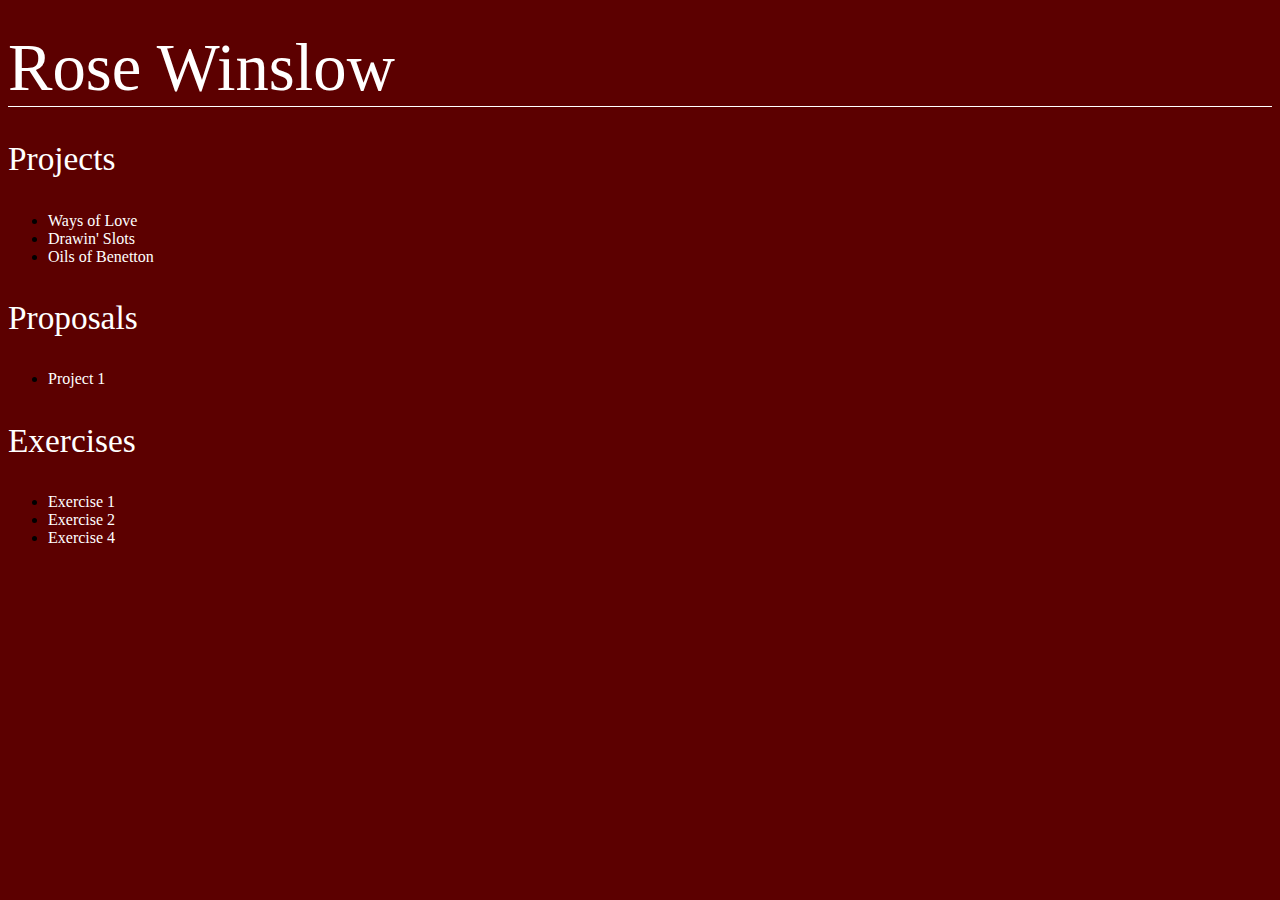
<file: index.html>
<!DOCTYPE html>
<html>

<head>
  <title>Rose's Homepage</title>
</head>
<style>
body{
  background-color: #5c0000;
}
.head{
  font-family: Didot;
  margin-top: 30px;
  color: white;
  font-size: 50pt;
  border-bottom: white solid 1px;
}
p{
font-family: Didot;
color: white;
font-size: 25pt;
}
a{
font-family: Didot;
color: white;
text-decoration: none;
}
a:hover{
  color:#669d9d;
}

}
.projects{
  display:inline-block;
  position:relative;
  margin-right: 50px;
  margin-left: 15px;
}
.ul{
  font-size: 15px;
  color:white;
}
  
}


</style>

<body>
  <div class="head"><a href="http://rwinslow13.github.io/courselist/">Rose Winslow</a></div>
  
    <div class="projects">
      <p>
      Projects
      </p>
        <ul>
          <li><div><a href="http://rwinslow13.github.io/interactivemedia324/project1/index 3.html">Ways of Love</a></div></li>
          <li><div><a href="http://rwinslow13.github.io/interactivemedia324/whowhatwild">Drawin' Slots</a></div></li>
          <li><div><a href="http://roseelise24.wix.com/oilsofbenetton">Oils of Benetton</a></div></li>
        </ul>
    </div>
    <div class="proposals">
      <p>
        Proposals
      </p>
        <ul>
          <li><div><a href="http://rwinslow13.github.io/interactivemedia324/project1/proposal/index5.html">Project 1 </a></div></li>
        </ul>
      </div>
    <div class="exercises">
      <p>
      Exercises
      </p>
        <ul>
          <li><div ><a href="http://rwinslow13.github.io/interactivemedia324/Exercise 1/">Exercise 1</a></div></li>
          <li><div ><a href="http://rwinslow13.github.io/interactivemedia324/Exercise 2/">Exercise 2</a></div></li>
          <li><div ><a href="http://rwinslow13.github.io/interactivemedia324/Exercise 4/">Exercise 4</a></div></li>
        </ul>
    </div>
      </div>

  
  

</body>

</html>
</file>
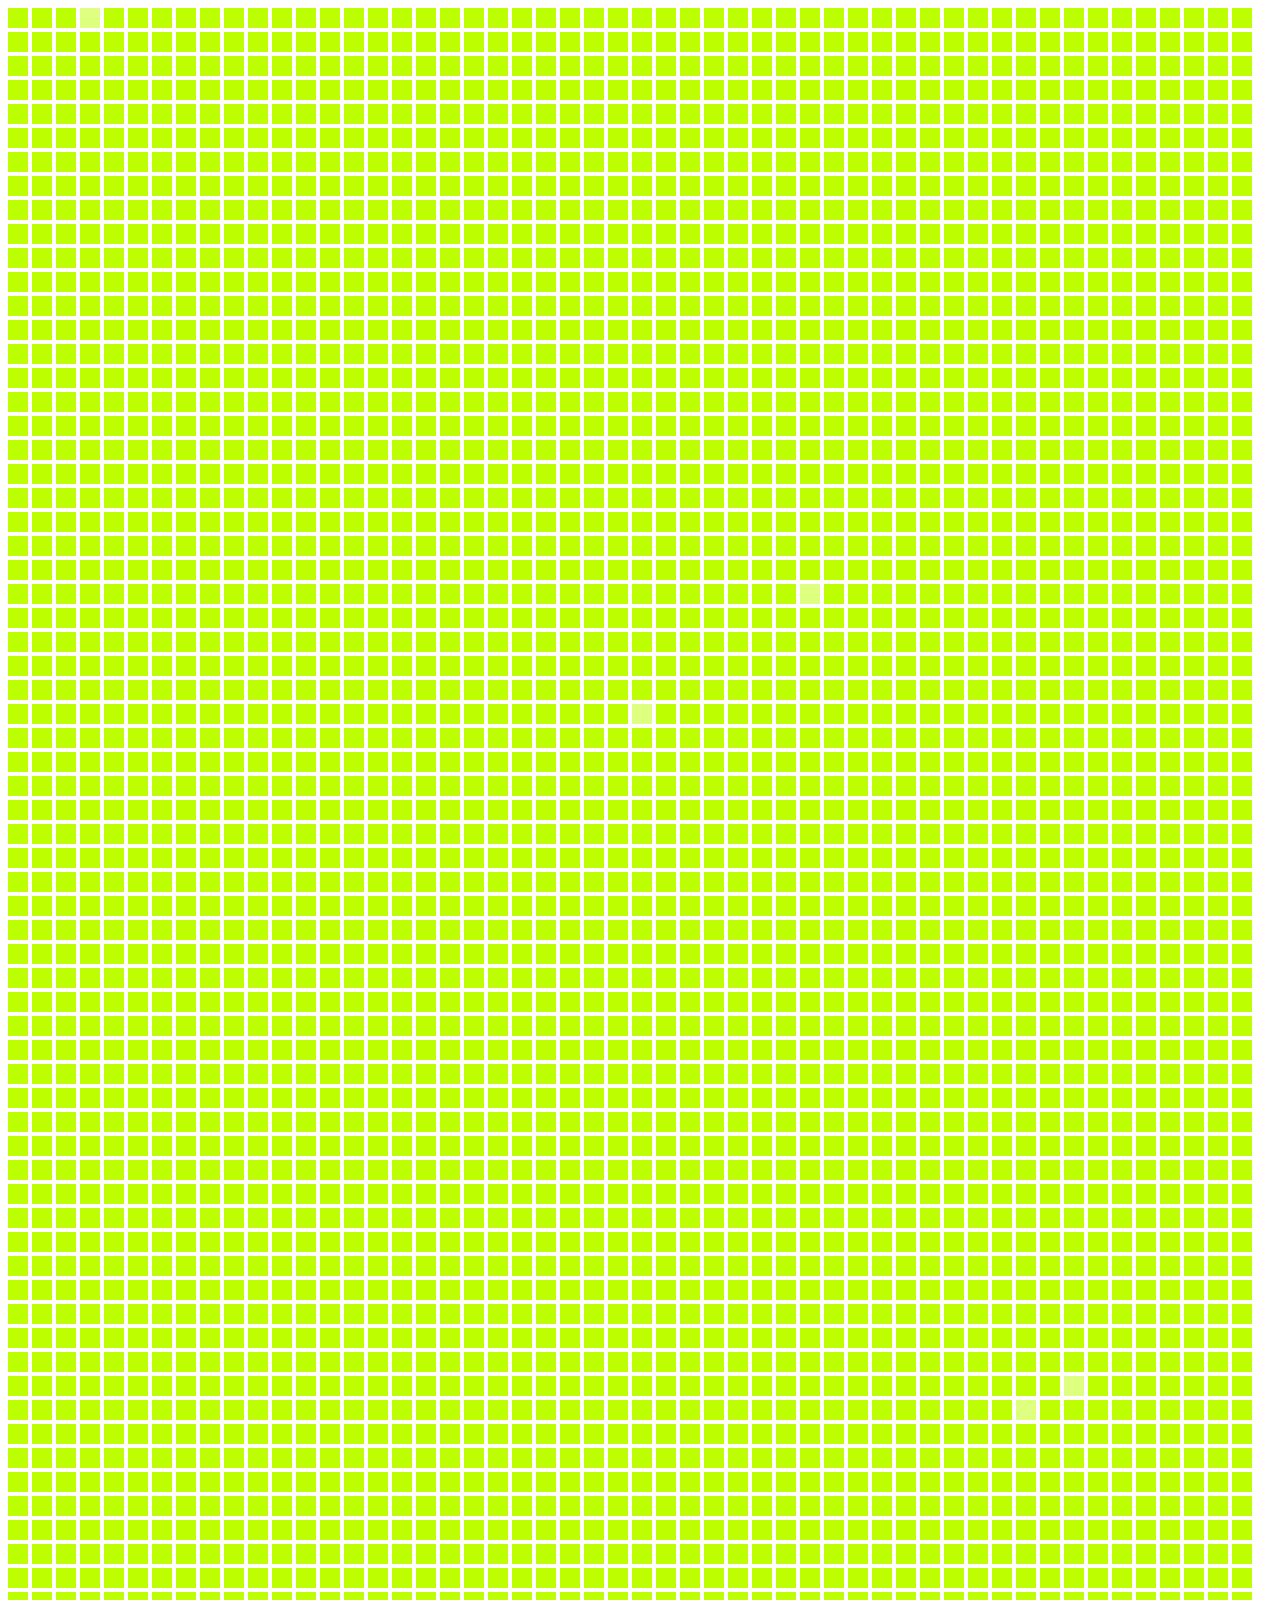
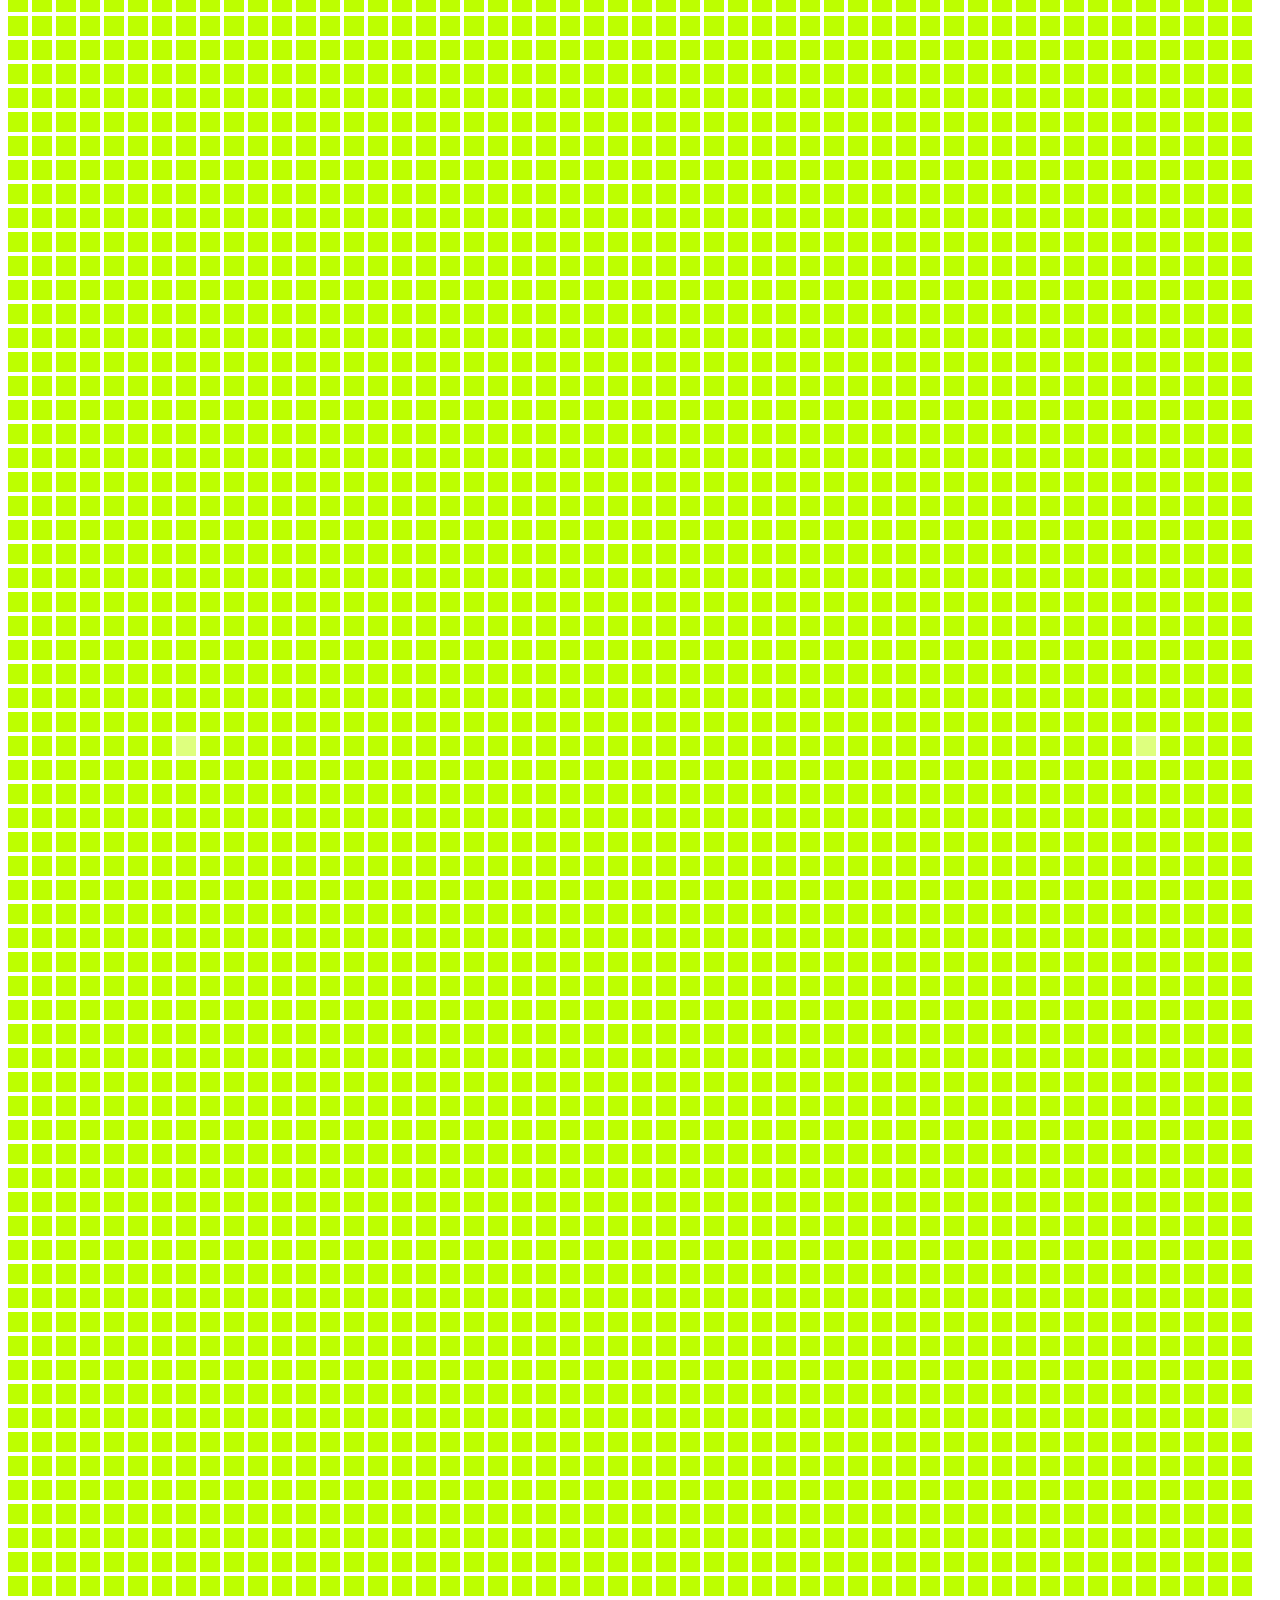
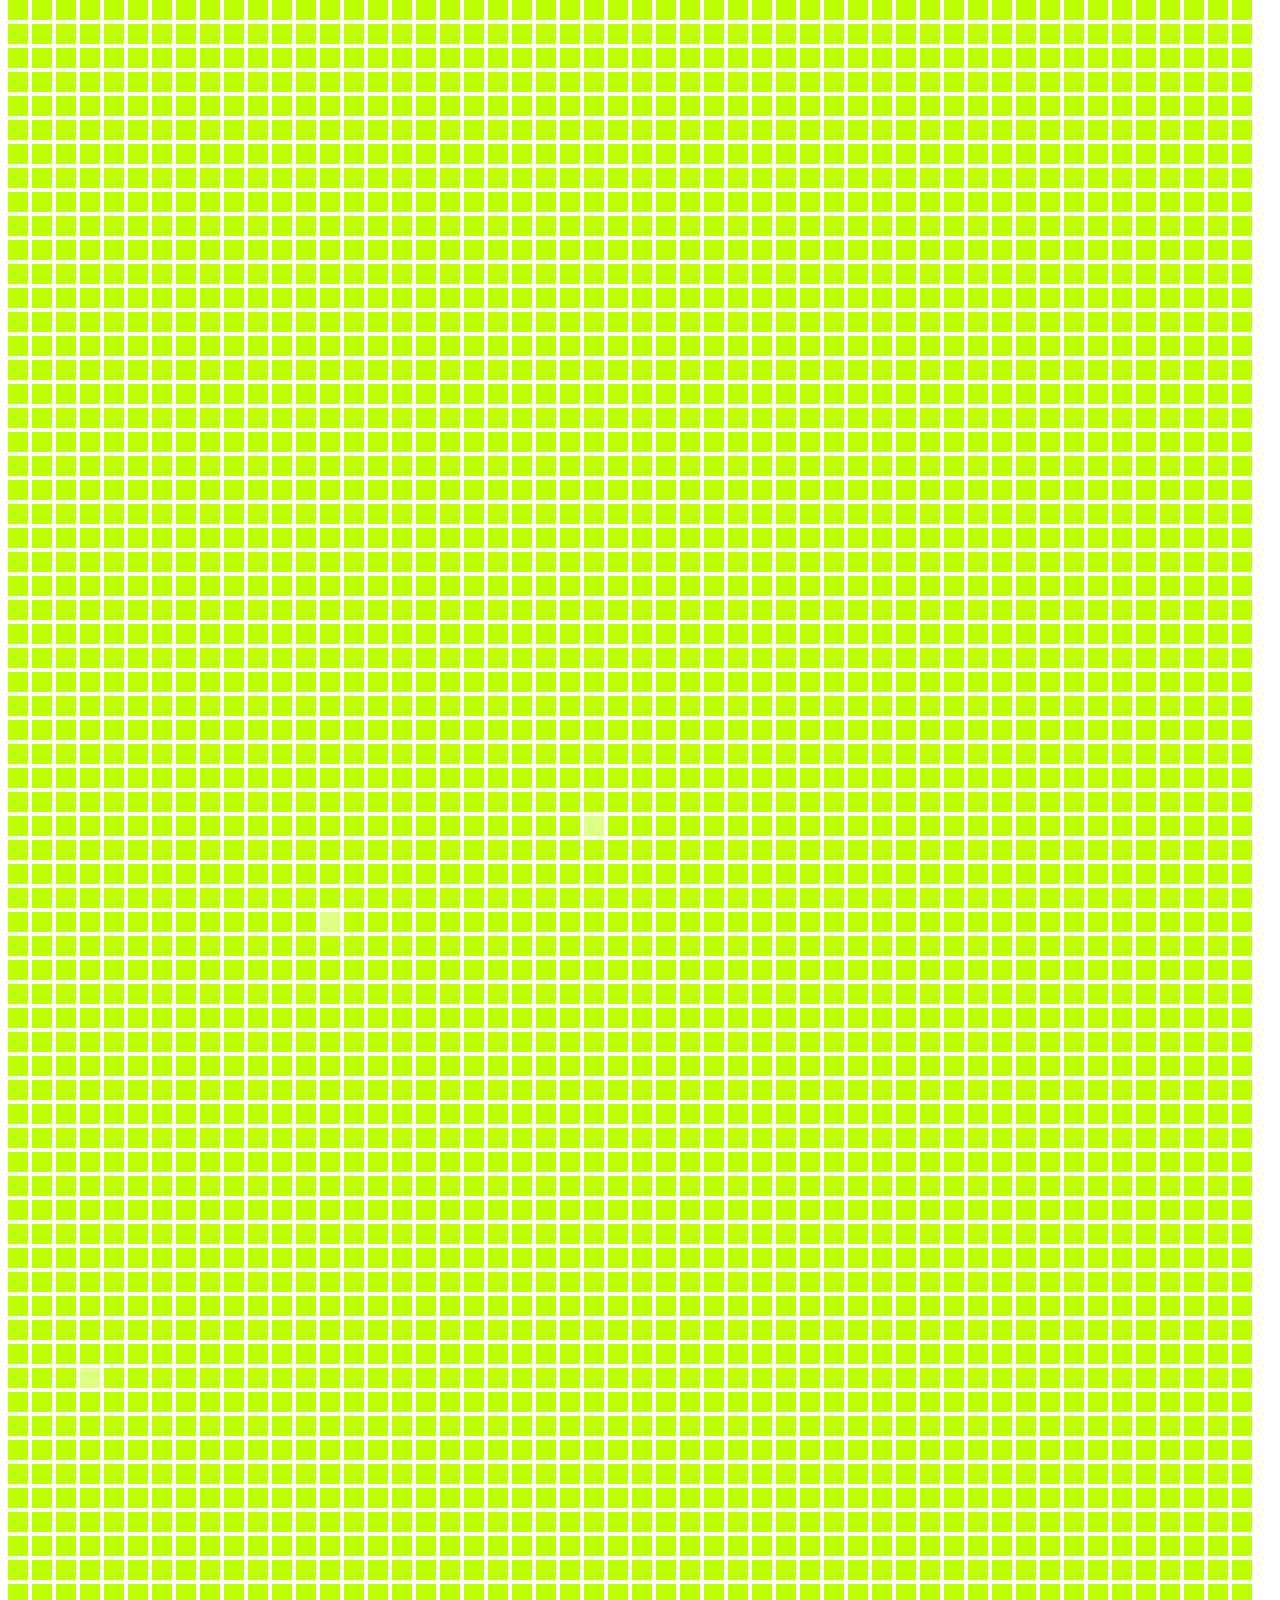
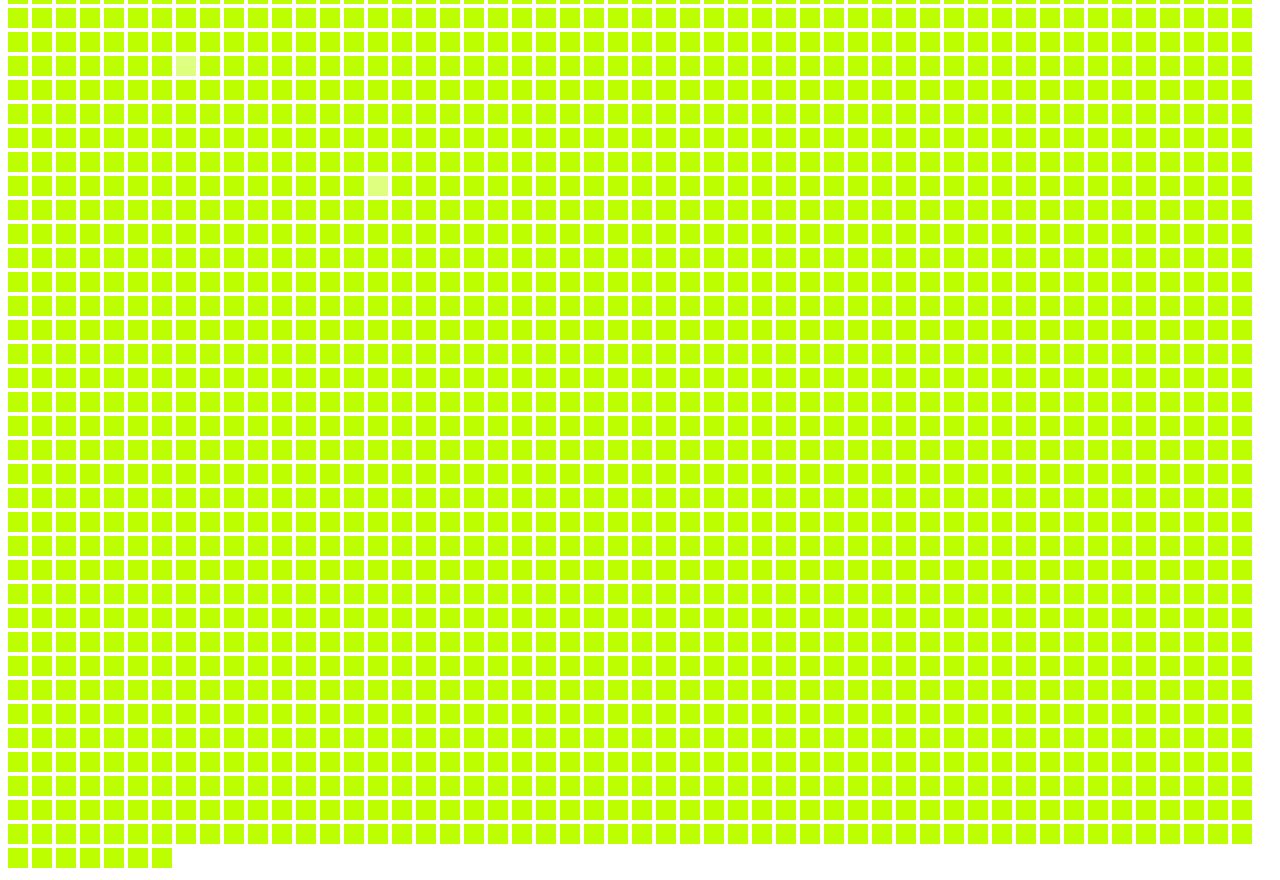
<file: Exercise 1/index.html>
<!DOCTYPE html>
<html>

<head>
  <title>Exercise 1</title>
</head>
<body>
	<div class="box"></div>
	<div class="box"></div>
	<div class="box"></div>
	<div class="box1"></div>
	<div class="box"></div>
	<div class="box"></div>
	<div class="box"></div>
	<div class="box"></div>
	<div class="box"></div>
	<div class="box"></div>
	<div class="box"></div>
	<div class="box"></div>
	<div class="box"></div>
	<div class="box"></div>
	<div class="box"></div>
	<div class="box"></div>
	<div class="box"></div>
	<div class="box"></div>
	<div class="box"></div>
	<div class="box"></div>
	<div class="box"></div>
	<div class="box"></div>
	<div class="box"></div>
	<div class="box"></div>
	<div class="box"></div>
	<div class="box"></div>
	<div class="box"></div>
	<div class="box"></div>
	<div class="box"></div>
	<div class="box"></div>
	<div class="box"></div>
	<div class="box"></div>
	<div class="box"></div>
	<div class="box"></div>
	<div class="box"></div>
	<div class="box"></div>
	<div class="box"></div>
	<div class="box"></div>
	<div class="box"></div>
	<div class="box"></div>
	<div class="box"></div>
	<div class="box"></div>
	<div class="box"></div>
	<div class="box"></div>
	<div class="box"></div>
	<div class="box"></div>
	<div class="box"></div>
	<div class="box"></div>
	<div class="box"></div>
	<div class="box"></div>
	<div class="box"></div>
	<div class="box"></div>
	<div class="box"></div>
	<div class="box"></div>
	<div class="box"></div>
	<div class="box"></div>
	<div class="box"></div>
	<div class="box"></div>
	<div class="box"></div>
	<div class="box"></div>
	<div class="box"></div>
	<div class="box"></div>
	<div class="box"></div>
	<div class="box"></div>
	<div class="box"></div>
	<div class="box"></div>
	<div class="box"></div>
	<div class="box"></div>
	<div class="box"></div>
	<div class="box"></div>
	<div class="box"></div>
	<div class="box"></div>
	<div class="box"></div>
	<div class="box"></div>
	<div class="box"></div>
	<div class="box"></div>
	<div class="box"></div>
	<div class="box"></div>
	<div class="box"></div>
	<div class="box"></div>
	<div class="box"></div>
	<div class="box"></div>
	<div class="box"></div>
	<div class="box"></div>
	<div class="box"></div>
	<div class="box"></div>
	<div class="box"></div>
	<div class="box"></div>
	<div class="box"></div>
	<div class="box"></div>
	<div class="box"></div>
	<div class="box"></div>
	<div class="box"></div>
	<div class="box"></div>
	<div class="box"></div>
	<div class="box"></div>
	<div class="box"></div>
	<div class="box"></div>
	<div class="box"></div>
	<div class="box"></div>
	<div class="box"></div>
	<div class="box"></div>
	<div class="box"></div>
	<div class="box"></div>
	<div class="box"></div>
	<div class="box"></div>
	<div class="box"></div>
	<div class="box"></div>
	<div class="box"></div>
	<div class="box"></div>
	<div class="box"></div>
	<div class="box"></div>
	<div class="box"></div>
	<div class="box"></div>
	<div class="box"></div>
	<div class="box"></div>
	<div class="box"></div>
	<div class="box"></div>
	<div class="box"></div>
	<div class="box"></div>
	<div class="box"></div>
	<div class="box"></div>
	<div class="box"></div>
	<div class="box"></div>
	<div class="box"></div>
	<div class="box"></div>
	<div class="box"></div>
	<div class="box"></div>
	<div class="box"></div>
	<div class="box"></div>
	<div class="box"></div>
	<div class="box"></div>
	<div class="box"></div>
	<div class="box"></div>
	<div class="box"></div>
	<div class="box"></div>
	<div class="box"></div>
	<div class="box"></div>
	<div class="box"></div>
	<div class="box"></div>
	<div class="box"></div>
	<div class="box"></div>
	<div class="box"></div>
	<div class="box"></div>
	<div class="box"></div>
	<div class="box"></div>
	<div class="box"></div>
	<div class="box"></div>
	<div class="box"></div>
	<div class="box"></div>
	<div class="box"></div>
	<div class="box"></div>
	<div class="box"></div>
	<div class="box"></div>
	<div class="box"></div>
	<div class="box"></div>
	<div class="box"></div>
	<div class="box"></div>
	<div class="box"></div>
	<div class="box"></div>
	<div class="box"></div>
	<div class="box"></div>
	<div class="box"></div>
	<div class="box"></div>
	<div class="box"></div>
	<div class="box"></div>
	<div class="box"></div>
	<div class="box"></div>
	<div class="box"></div>
	<div class="box"></div>
	<div class="box"></div>
	<div class="box"></div>
	<div class="box"></div>
	<div class="box"></div>
	<div class="box"></div>
	<div class="box"></div>
	<div class="box"></div>
	<div class="box"></div>
	<div class="box"></div>
	<div class="box"></div>
	<div class="box"></div>
	<div class="box"></div>
	<div class="box"></div>
	<div class="box"></div>
	<div class="box"></div>
	<div class="box"></div>
	<div class="box"></div>
	<div class="box"></div>
	<div class="box"></div>
	<div class="box"></div>
	<div class="box"></div>
	<div class="box"></div>
	<div class="box"></div>
	<div class="box"></div>
	<div class="box"></div>
	<div class="box"></div>
	<div class="box"></div>
	<div class="box"></div>
	<div class="box"></div>
	<div class="box"></div>
	<div class="box"></div>
	<div class="box"></div>
	<div class="box"></div>
	<div class="box"></div>
	<div class="box"></div>
	<div class="box"></div>
	<div class="box"></div>
	<div class="box"></div>
	<div class="box"></div>
	<div class="box"></div>
	<div class="box"></div>
	<div class="box"></div>
	<div class="box"></div>
	<div class="box"></div>
	<div class="box"></div>
	<div class="box"></div>
	<div class="box"></div>
	<div class="box"></div>
	<div class="box"></div>
	<div class="box"></div>
	<div class="box"></div>
	<div class="box"></div>
	<div class="box"></div>
	<div class="box"></div>
	<div class="box"></div>
	<div class="box"></div>
	<div class="box"></div>
	<div class="box"></div>
	<div class="box"></div>
	<div class="box"></div>
	<div class="box"></div>
	<div class="box"></div>
	<div class="box"></div>
	<div class="box"></div>
	<div class="box"></div>
	<div class="box"></div>
	<div class="box"></div>
	<div class="box"></div>
	<div class="box"></div>
	<div class="box"></div>
	<div class="box"></div>
	<div class="box"></div>
	<div class="box"></div>
	<div class="box"></div>
	<div class="box"></div>
	<div class="box"></div>
	<div class="box"></div>
	<div class="box"></div>
	<div class="box"></div>
	<div class="box"></div>
	<div class="box"></div>
	<div class="box"></div>
	<div class="box"></div>
	<div class="box"></div>
	<div class="box"></div>
	<div class="box"></div>
	<div class="box"></div>
	<div class="box"></div>
	<div class="box"></div>
	<div class="box"></div>
	<div class="box"></div>
	<div class="box"></div>
	<div class="box"></div>
	<div class="box"></div>
	<div class="box"></div>
	<div class="box"></div>
	<div class="box"></div>
	<div class="box"></div>
	<div class="box"></div>
	<div class="box"></div>
	<div class="box"></div>
	<div class="box"></div>
	<div class="box"></div>
	<div class="box"></div>
	<div class="box"></div>
	<div class="box"></div>
	<div class="box"></div>
	<div class="box"></div>
	<div class="box"></div>
	<div class="box"></div>
	<div class="box"></div>
	<div class="box"></div>
	<div class="box"></div>
	<div class="box"></div>
	<div class="box"></div>
	<div class="box"></div>
	<div class="box"></div>
	<div class="box"></div>
	<div class="box"></div>
	<div class="box"></div>
	<div class="box"></div>
	<div class="box"></div>
	<div class="box"></div>
	<div class="box"></div>
	<div class="box"></div>
	<div class="box"></div>
	<div class="box"></div>
	<div class="box"></div>
	<div class="box"></div>
	<div class="box"></div>
	<div class="box"></div>
	<div class="box"></div>
	<div class="box"></div>
	<div class="box"></div>
	<div class="box"></div>
	<div class="box"></div>
	<div class="box"></div>
	<div class="box"></div>
	<div class="box"></div>
	<div class="box"></div>
	<div class="box"></div>
	<div class="box"></div>
	<div class="box"></div>
	<div class="box"></div>
	<div class="box"></div>
	<div class="box"></div>
	<div class="box"></div>
	<div class="box"></div>
	<div class="box"></div>
	<div class="box"></div>
	<div class="box"></div>
	<div class="box"></div>
	<div class="box"></div>
	<div class="box"></div>
	<div class="box"></div>
	<div class="box"></div>
	<div class="box"></div>
	<div class="box"></div>
	<div class="box"></div>
	<div class="box"></div>
	<div class="box"></div>
	<div class="box"></div>
	<div class="box"></div>
	<div class="box"></div>
	<div class="box"></div>
	<div class="box"></div>
	<div class="box"></div>
	<div class="box"></div>
	<div class="box"></div>
	<div class="box"></div>
	<div class="box"></div>
	<div class="box"></div>
	<div class="box"></div>
	<div class="box"></div>
	<div class="box"></div>
	<div class="box"></div>
	<div class="box"></div>
	<div class="box"></div>
	<div class="box"></div>
	<div class="box"></div>
	<div class="box"></div>
	<div class="box"></div>
	<div class="box"></div>
	<div class="box"></div>
	<div class="box"></div>
	<div class="box"></div>
	<div class="box"></div>
	<div class="box"></div>
	<div class="box"></div>
	<div class="box"></div>
	<div class="box"></div>
	<div class="box"></div>
	<div class="box"></div>
	<div class="box"></div>
	<div class="box"></div>
	<div class="box"></div>
	<div class="box"></div>
	<div class="box"></div>
	<div class="box"></div>
	<div class="box"></div>
	<div class="box"></div>
	<div class="box"></div>
	<div class="box"></div>
	<div class="box"></div>
	<div class="box"></div>
	<div class="box"></div>
	<div class="box"></div>
	<div class="box"></div>
	<div class="box"></div>
	<div class="box"></div>
	<div class="box"></div>
	<div class="box"></div>
	<div class="box"></div>
	<div class="box"></div>
	<div class="box"></div>
	<div class="box"></div>
	<div class="box"></div>
	<div class="box"></div>
	<div class="box"></div>
	<div class="box"></div>
	<div class="box"></div>
	<div class="box"></div>
	<div class="box"></div>
	<div class="box"></div>
	<div class="box"></div>
	<div class="box"></div>
	<div class="box"></div>
	<div class="box"></div>
	<div class="box"></div>
	<div class="box"></div>
	<div class="box"></div>
	<div class="box"></div>
	<div class="box"></div>
	<div class="box"></div>
	<div class="box"></div>
	<div class="box"></div>
	<div class="box"></div>
	<div class="box"></div>
	<div class="box"></div>
	<div class="box"></div>
	<div class="box"></div>
	<div class="box"></div>
	<div class="box"></div>
	<div class="box"></div>
	<div class="box"></div>
	<div class="box"></div>
	<div class="box"></div>
	<div class="box"></div>
	<div class="box"></div>
	<div class="box"></div>
	<div class="box"></div>
	<div class="box"></div>
	<div class="box"></div>
	<div class="box"></div>
	<div class="box"></div>
	<div class="box"></div>
	<div class="box"></div>
	<div class="box"></div>
	<div class="box"></div>
	<div class="box"></div>
	<div class="box"></div>
	<div class="box"></div>
	<div class="box"></div>
	<div class="box"></div>
	<div class="box"></div>
	<div class="box"></div>
	<div class="box"></div>
	<div class="box"></div>
	<div class="box"></div>
	<div class="box"></div>
	<div class="box"></div>
	<div class="box"></div>
	<div class="box"></div>
	<div class="box"></div>
	<div class="box"></div>
	<div class="box"></div>
	<div class="box"></div>
	<div class="box"></div>
	<div class="box"></div>
	<div class="box"></div>
	<div class="box"></div>
	<div class="box"></div>
	<div class="box"></div>
	<div class="box"></div>
	<div class="box"></div>
	<div class="box"></div>
	<div class="box"></div>
	<div class="box"></div>
	<div class="box"></div>
	<div class="box"></div>
	<div class="box"></div>
	<div class="box"></div>
	<div class="box"></div>
	<div class="box"></div>
	<div class="box"></div>
	<div class="box"></div>
	<div class="box"></div>
	<div class="box"></div>
	<div class="box"></div>
	<div class="box"></div>
	<div class="box"></div>
	<div class="box"></div>
	<div class="box"></div>
	<div class="box"></div>
	<div class="box"></div>
	<div class="box"></div>
	<div class="box"></div>
	<div class="box"></div>
	<div class="box"></div>
	<div class="box"></div>
	<div class="box"></div>
	<div class="box"></div>
	<div class="box"></div>
	<div class="box"></div>
	<div class="box"></div>
	<div class="box"></div>
	<div class="box"></div>
	<div class="box"></div>
	<div class="box"></div>
	<div class="box"></div>
	<div class="box"></div>
	<div class="box"></div>
	<div class="box"></div>
	<div class="box"></div>
	<div class="box"></div>
	<div class="box"></div>
	<div class="box"></div>
	<div class="box"></div>
	<div class="box"></div>
	<div class="box"></div>
	<div class="box"></div>
	<div class="box"></div>
	<div class="box"></div>
	<div class="box"></div>
	<div class="box"></div>
	<div class="box"></div>
	<div class="box"></div>
	<div class="box"></div>
	<div class="box"></div>
	<div class="box"></div>
	<div class="box"></div>
	<div class="box"></div>
	<div class="box"></div>
	<div class="box"></div>
	<div class="box"></div>
	<div class="box"></div>
	<div class="box"></div>
	<div class="box"></div>
	<div class="box"></div>
	<div class="box"></div>
	<div class="box"></div>
	<div class="box"></div>
	<div class="box"></div>
	<div class="box"></div>
	<div class="box"></div>
	<div class="box"></div>
	<div class="box"></div>
	<div class="box"></div>
	<div class="box"></div>
	<div class="box"></div>
	<div class="box"></div>
	<div class="box"></div>
	<div class="box"></div>
	<div class="box"></div>
	<div class="box"></div>
	<div class="box"></div>
	<div class="box"></div>
	<div class="box"></div>
	<div class="box"></div>
	<div class="box"></div>
	<div class="box"></div>
	<div class="box"></div>
	<div class="box"></div>
	<div class="box"></div>
	<div class="box"></div>
	<div class="box"></div>
	<div class="box"></div>
	<div class="box"></div>
	<div class="box"></div>
	<div class="box"></div>
	<div class="box"></div>
	<div class="box"></div>
	<div class="box"></div>
	<div class="box"></div>
	<div class="box"></div>
	<div class="box"></div>
	<div class="box"></div>
	<div class="box"></div>
	<div class="box"></div>
	<div class="box"></div>
	<div class="box"></div>
	<div class="box"></div>
	<div class="box"></div>
	<div class="box"></div>
	<div class="box"></div>
	<div class="box"></div>
	<div class="box"></div>
	<div class="box"></div>
	<div class="box"></div>
	<div class="box"></div>
	<div class="box"></div>
	<div class="box"></div>
	<div class="box"></div>
	<div class="box"></div>
	<div class="box"></div>
	<div class="box"></div>
	<div class="box"></div>
	<div class="box"></div>
	<div class="box"></div>
	<div class="box"></div>
	<div class="box"></div>
	<div class="box"></div>
	<div class="box"></div>
	<div class="box"></div>
	<div class="box"></div>
	<div class="box"></div>
	<div class="box"></div>
	<div class="box"></div>
	<div class="box"></div>
	<div class="box"></div>
	<div class="box"></div>
	<div class="box"></div>
	<div class="box"></div>
	<div class="box"></div>
	<div class="box"></div>
	<div class="box"></div>
	<div class="box"></div>
	<div class="box"></div>
	<div class="box"></div>
	<div class="box"></div>
	<div class="box"></div>
	<div class="box"></div>
	<div class="box"></div>
	<div class="box"></div>
	<div class="box"></div>
	<div class="box"></div>
	<div class="box"></div>
	<div class="box"></div>
	<div class="box"></div>
	<div class="box"></div>
	<div class="box"></div>
	<div class="box"></div>
	<div class="box"></div>
	<div class="box"></div>
	<div class="box"></div>
	<div class="box"></div>
	<div class="box"></div>
	<div class="box"></div>
	<div class="box"></div>
	<div class="box"></div>
	<div class="box"></div>
	<div class="box"></div>
	<div class="box"></div>
	<div class="box"></div>
	<div class="box"></div>
	<div class="box"></div>
	<div class="box"></div>
	<div class="box"></div>
	<div class="box"></div>
	<div class="box"></div>
	<div class="box"></div>
	<div class="box"></div>
	<div class="box"></div>
	<div class="box"></div>
	<div class="box"></div>
	<div class="box"></div>
	<div class="box"></div>
	<div class="box"></div>
	<div class="box"></div>
	<div class="box"></div>
	<div class="box"></div>
	<div class="box"></div>
	<div class="box"></div>
	<div class="box"></div>
	<div class="box"></div>
	<div class="box"></div>
	<div class="box"></div>
	<div class="box"></div>
	<div class="box"></div>
	<div class="box"></div>
	<div class="box"></div>
	<div class="box"></div>
	<div class="box"></div>
	<div class="box"></div>
	<div class="box"></div>
	<div class="box"></div>
	<div class="box"></div>
	<div class="box"></div>
	<div class="box"></div>
	<div class="box"></div>
	<div class="box"></div>
	<div class="box"></div>
	<div class="box"></div>
	<div class="box"></div>
	<div class="box"></div>
	<div class="box"></div>
	<div class="box"></div>
	<div class="box"></div>
	<div class="box"></div>
	<div class="box"></div>
	<div class="box"></div>
	<div class="box"></div>
	<div class="box"></div>
	<div class="box"></div>
	<div class="box"></div>
	<div class="box"></div>
	<div class="box"></div>
	<div class="box"></div>
	<div class="box"></div>
	<div class="box"></div>
	<div class="box"></div>
	<div class="box"></div>
	<div class="box"></div>
	<div class="box"></div>
	<div class="box"></div>
	<div class="box"></div>
	<div class="box"></div>
	<div class="box"></div>
	<div class="box"></div>
	<div class="box"></div>
	<div class="box"></div>
	<div class="box"></div>
	<div class="box"></div>
	<div class="box"></div>
	<div class="box"></div>
	<div class="box"></div>
	<div class="box"></div>
	<div class="box"></div>
	<div class="box"></div>
	<div class="box"></div>
	<div class="box"></div>
	<div class="box"></div>
	<div class="box"></div>
	<div class="box"></div>
	<div class="box"></div>
	<div class="box"></div>
	<div class="box"></div>
	<div class="box"></div>
	<div class="box"></div>
	<div class="box"></div>
	<div class="box"></div>
	<div class="box"></div>
	<div class="box"></div>
	<div class="box"></div>
	<div class="box"></div>
	<div class="box"></div>
	<div class="box"></div>
	<div class="box"></div>
	<div class="box"></div>
	<div class="box"></div>
	<div class="box"></div>
	<div class="box"></div>
	<div class="box"></div>
	<div class="box"></div>
	<div class="box"></div>
	<div class="box"></div>
	<div class="box"></div>
	<div class="box"></div>
	<div class="box"></div>
	<div class="box"></div>
	<div class="box"></div>
	<div class="box"></div>
	<div class="box"></div>
	<div class="box"></div>
	<div class="box"></div>
	<div class="box"></div>
	<div class="box"></div>
	<div class="box"></div>
	<div class="box"></div>
	<div class="box"></div>
	<div class="box"></div>
	<div class="box"></div>
	<div class="box"></div>
	<div class="box"></div>
	<div class="box"></div>
	<div class="box"></div>
	<div class="box"></div>
	<div class="box"></div>
	<div class="box"></div>
	<div class="box"></div>
	<div class="box"></div>
	<div class="box"></div>
	<div class="box"></div>
	<div class="box"></div>
	<div class="box"></div>
	<div class="box"></div>
	<div class="box"></div>
	<div class="box"></div>
	<div class="box"></div>
	<div class="box"></div>
	<div class="box"></div>
	<div class="box"></div>
	<div class="box"></div>
	<div class="box"></div>
	<div class="box"></div>
	<div class="box"></div>
	<div class="box"></div>
	<div class="box"></div>
	<div class="box"></div>
	<div class="box"></div>
	<div class="box"></div>
	<div class="box"></div>
	<div class="box"></div>
	<div class="box"></div>
	<div class="box"></div>
	<div class="box"></div>
	<div class="box"></div>
	<div class="box"></div>
	<div class="box"></div>
	<div class="box"></div>
	<div class="box"></div>
	<div class="box"></div>
	<div class="box"></div>
	<div class="box"></div>
	<div class="box"></div>
	<div class="box"></div>
	<div class="box"></div>
	<div class="box"></div>
	<div class="box"></div>
	<div class="box"></div>
	<div class="box"></div>
	<div class="box"></div>
	<div class="box"></div>
	<div class="box"></div>
	<div class="box"></div>
	<div class="box"></div>
	<div class="box"></div>
	<div class="box"></div>
	<div class="box"></div>
	<div class="box"></div>
	<div class="box"></div>
	<div class="box"></div>
	<div class="box"></div>
	<div class="box"></div>
	<div class="box"></div>
	<div class="box"></div>
	<div class="box"></div>
	<div class="box"></div>
	<div class="box"></div>
	<div class="box"></div>
	<div class="box"></div>
	<div class="box"></div>
	<div class="box"></div>
	<div class="box"></div>
	<div class="box"></div>
	<div class="box"></div>
	<div class="box"></div>
	<div class="box"></div>
	<div class="box"></div>
	<div class="box"></div>
	<div class="box"></div>
	<div class="box"></div>
	<div class="box"></div>
	<div class="box"></div>
	<div class="box"></div>
	<div class="box"></div>
	<div class="box"></div>
	<div class="box"></div>
	<div class="box"></div>
	<div class="box"></div>
	<div class="box"></div>
	<div class="box"></div>
	<div class="box"></div>
	<div class="box"></div>
	<div class="box"></div>
	<div class="box"></div>
	<div class="box"></div>
	<div class="box"></div>
	<div class="box"></div>
	<div class="box"></div>
	<div class="box"></div>
	<div class="box"></div>
	<div class="box"></div>
	<div class="box"></div>
	<div class="box"></div>
	<div class="box"></div>
	<div class="box"></div>
	<div class="box"></div>
	<div class="box"></div>
	<div class="box"></div>
	<div class="box"></div>
	<div class="box"></div>
	<div class="box"></div>
	<div class="box"></div>
	<div class="box"></div>
	<div class="box"></div>
	<div class="box"></div>
	<div class="box"></div>
	<div class="box"></div>
	<div class="box"></div>
	<div class="box"></div>
	<div class="box"></div>
	<div class="box"></div>
	<div class="box"></div>
	<div class="box"></div>
	<div class="box"></div>
	<div class="box"></div>
	<div class="box"></div>
	<div class="box"></div>
	<div class="box"></div>
	<div class="box"></div>
	<div class="box"></div>
	<div class="box"></div>
	<div class="box"></div>
	<div class="box"></div>
	<div class="box"></div>
	<div class="box"></div>
	<div class="box"></div>
	<div class="box"></div>
	<div class="box"></div>
	<div class="box"></div>
	<div class="box"></div>
	<div class="box"></div>
	<div class="box"></div>
	<div class="box"></div>
	<div class="box"></div>
	<div class="box"></div>
	<div class="box"></div>
	<div class="box"></div>
	<div class="box"></div>
	<div class="box"></div>
	<div class="box"></div>
	<div class="box"></div>
	<div class="box"></div>
	<div class="box"></div>
	<div class="box"></div>
	<div class="box"></div>
	<div class="box"></div>
	<div class="box"></div>
	<div class="box"></div>
	<div class="box"></div>
	<div class="box"></div>
	<div class="box"></div>
	<div class="box"></div>
	<div class="box"></div>
	<div class="box"></div>
	<div class="box"></div>
	<div class="box"></div>
	<div class="box"></div>
	<div class="box"></div>
	<div class="box"></div>
	<div class="box"></div>
	<div class="box"></div>
	<div class="box"></div>
	<div class="box"></div>
	<div class="box"></div>
	<div class="box"></div>
	<div class="box"></div>
	<div class="box"></div>
	<div class="box"></div>
	<div class="box"></div>
	<div class="box"></div>
	<div class="box"></div>
	<div class="box"></div>
	<div class="box"></div>
	<div class="box"></div>
	<div class="box"></div>
	<div class="box"></div>
	<div class="box"></div>
	<div class="box"></div>
	<div class="box"></div>
	<div class="box"></div>
	<div class="box"></div>
	<div class="box"></div>
	<div class="box"></div>
	<div class="box"></div>
	<div class="box"></div>
	<div class="box"></div>
	<div class="box"></div>
	<div class="box"></div>
	<div class="box"></div>
	<div class="box"></div>
	<div class="box"></div>
	<div class="box"></div>
	<div class="box"></div>
	<div class="box"></div>
	<div class="box"></div>
	<div class="box"></div>
	<div class="box"></div>
	<div class="box"></div>
	<div class="box"></div>
	<div class="box"></div>
	<div class="box"></div>
	<div class="box"></div>
	<div class="box"></div>
	<div class="box"></div>
	<div class="box"></div>
	<div class="box"></div>
	<div class="box"></div>
	<div class="box"></div>
	<div class="box"></div>
	<div class="box"></div>
	<div class="box"></div>
	<div class="box"></div>
	<div class="box"></div>
	<div class="box"></div>
	<div class="box"></div>
	<div class="box"></div>
	<div class="box"></div>
	<div class="box"></div>
	<div class="box"></div>
	<div class="box"></div>
	<div class="box"></div>
	<div class="box"></div>
	<div class="box"></div>
	<div class="box"></div>
	<div class="box"></div>
	<div class="box"></div>
	<div class="box"></div>
	<div class="box"></div>
	<div class="box"></div>
	<div class="box"></div>
	<div class="box"></div>
	<div class="box"></div>
	<div class="box"></div>
	<div class="box"></div>
	<div class="box"></div>
	<div class="box"></div>
	<div class="box"></div>
	<div class="box"></div>
	<div class="box"></div>
	<div class="box"></div>
	<div class="box"></div>
	<div class="box"></div>
	<div class="box"></div>
	<div class="box"></div>
	<div class="box"></div>
	<div class="box"></div>
	<div class="box"></div>
	<div class="box"></div>
	<div class="box"></div>
	<div class="box"></div>
	<div class="box"></div>
	<div class="box"></div>
	<div class="box"></div>
	<div class="box"></div>
	<div class="box"></div>
	<div class="box"></div>
	<div class="box"></div>
	<div class="box"></div>
	<div class="box"></div>
	<div class="box"></div>
	<div class="box"></div>
	<div class="box"></div>
	<div class="box"></div>
	<div class="box"></div>
	<div class="box"></div>
	<div class="box"></div>
	<div class="box"></div>
	<div class="box"></div>
	<div class="box"></div>
	<div class="box"></div>
	<div class="box"></div>
	<div class="box"></div>
	<div class="box"></div>
	<div class="box"></div>
	<div class="box"></div>
	<div class="box"></div>
	<div class="box"></div>
	<div class="box"></div>
	<div class="box"></div>
	<div class="box"></div>
	<div class="box"></div>
	<div class="box"></div>
	<div class="box"></div>
	<div class="box"></div>
	<div class="box"></div>
	<div class="box"></div>
	<div class="box"></div>
	<div class="box"></div>
	<div class="box"></div>
	<div class="box"></div>
	<div class="box"></div>
	<div class="box"></div>
	<div class="box"></div>
	<div class="box"></div>
	<div class="box"></div>
	<div class="box"></div>
	<div class="box"></div>
	<div class="box"></div>
	<div class="box"></div>
	<div class="box"></div>
	<div class="box"></div>
	<div class="box"></div>
	<div class="box"></div>
	<div class="box"></div>
	<div class="box"></div>
	<div class="box"></div>
	<div class="box"></div>
	<div class="box"></div>
	<div class="box"></div>
	<div class="box"></div>
	<div class="box"></div>
	<div class="box"></div>
	<div class="box"></div>
	<div class="box"></div>
	<div class="box"></div>
	<div class="box"></div>
	<div class="box"></div>
	<div class="box"></div>
	<div class="box"></div>
	<div class="box"></div>
	<div class="box"></div>
	<div class="box"></div>
	<div class="box"></div>
	<div class="box"></div>
	<div class="box"></div>
	<div class="box"></div>
	<div class="box"></div>
	<div class="box"></div>
	<div class="box"></div>
	<div class="box"></div>
	<div class="box"></div>
	<div class="box"></div>
	<div class="box"></div>
	<div class="box"></div>
	<div class="box"></div>
	<div class="box"></div>
	<div class="box"></div>
	<div class="box"></div>
	<div class="box"></div>
	<div class="box"></div>
	<div class="box"></div>
	<div class="box"></div>
	<div class="box"></div>
	<div class="box"></div>
	<div class="box"></div>
	<div class="box"></div>
	<div class="box"></div>
	<div class="box"></div>
	<div class="box"></div>
	<div class="box"></div>
	<div class="box"></div>
	<div class="box"></div>
	<div class="box"></div>
	<div class="box"></div>
	<div class="box"></div>
	<div class="box"></div>
	<div class="box"></div>
	<div class="box"></div>
	<div class="box"></div>
	<div class="box"></div>
	<div class="box"></div>
	<div class="box"></div>
	<div class="box"></div>
	<div class="box"></div>
	<div class="box"></div>
	<div class="box"></div>
	<div class="box"></div>
	<div class="box"></div>
	<div class="box"></div>
	<div class="box"></div>
	<div class="box"></div>
	<div class="box"></div>
	<div class="box"></div>
	<div class="box"></div>
	<div class="box"></div>
	<div class="box"></div>
	<div class="box"></div>
	<div class="box"></div>
	<div class="box"></div>
	<div class="box"></div>
	<div class="box"></div>
	<div class="box"></div>
	<div class="box"></div>
	<div class="box"></div>
	<div class="box"></div>
	<div class="box"></div>
	<div class="box"></div>
	<div class="box"></div>
	<div class="box"></div>
	<div class="box"></div>
	<div class="box"></div>
	<div class="box"></div>
	<div class="box"></div>
	<div class="box"></div>
	<div class="box"></div>
	<div class="box"></div>
	<div class="box"></div>
	<div class="box"></div>
	<div class="box"></div>
	<div class="box"></div>
	<div class="box"></div>
	<div class="box"></div>
	<div class="box"></div>
	<div class="box"></div>
	<div class="box"></div>
	<div class="box"></div>
	<div class="box"></div>
	<div class="box"></div>
	<div class="box"></div>
	<div class="box"></div>
	<div class="box"></div>
	<div class="box"></div>
	<div class="box"></div>
	<div class="box"></div>
	<div class="box"></div>
	<div class="box"></div>
	<div class="box"></div>
	<div class="box"></div>
	<div class="box"></div>
	<div class="box"></div>
	<div class="box"></div>
	<div class="box"></div>
	<div class="box"></div>
	<div class="box"></div>
	<div class="box"></div>
	<div class="box"></div>
	<div class="box"></div>
	<div class="box"></div>
	<div class="box"></div>
	<div class="box"></div>
	<div class="box"></div>
	<div class="box"></div>
	<div class="box"></div>
	<div class="box"></div>
	<div class="box"></div>
	<div class="box"></div>
	<div class="box"></div>
	<div class="box"></div>
	<div class="box"></div>
	<div class="box"></div>
	<div class="box"></div>
	<div class="box"></div>
	<div class="box"></div>
	<div class="box"></div>
	<div class="box"></div>
	<div class="box"></div>
	<div class="box"></div>
	<div class="box"></div>
	<div class="box"></div>
	<div class="box"></div>
	<div class="box"></div>
	<div class="box"></div>
	<div class="box"></div>
	<div class="box"></div>
	<div class="box"></div>
	<div class="box"></div>
	<div class="box"></div>
	<div class="box"></div>
	<div class="box"></div>
	<div class="box"></div>
	<div class="box"></div>
	<div class="box"></div>
	<div class="box"></div>
	<div class="box"></div>
	<div class="box"></div>
	<div class="box"></div>
	<div class="box"></div>
	<div class="box"></div>
	<div class="box"></div>
	<div class="box"></div>
	<div class="box"></div>
	<div class="box"></div>
	<div class="box"></div>
	<div class="box"></div>
	<div class="box"></div>
	<div class="box"></div>
	<div class="box"></div>
	<div class="box"></div>
	<div class="box"></div>
	<div class="box"></div>
	<div class="box"></div>
	<div class="box"></div>
	<div class="box"></div>
	<div class="box"></div>
	<div class="box"></div>
	<div class="box"></div>
	<div class="box"></div>
	<div class="box"></div>
	<div class="box"></div>
	<div class="box"></div>
	<div class="box"></div>
	<div class="box"></div>
	<div class="box"></div>
	<div class="box"></div>
	<div class="box"></div>
	<div class="box"></div>
	<div class="box"></div>
	<div class="box"></div>
	<div class="box"></div>
	<div class="box"></div>
	<div class="box"></div>
	<div class="box"></div>
	<div class="box"></div>
	<div class="box"></div>
	<div class="box"></div>
	<div class="box"></div>
	<div class="box"></div>
	<div class="box"></div>
	<div class="box"></div>
	<div class="box"></div>
	<div class="box"></div>
	<div class="box"></div>
	<div class="box"></div>
	<div class="box"></div>
	<div class="box"></div>
	<div class="box"></div>
	<div class="box"></div>
	<div class="box"></div>
	<div class="box"></div>
	<div class="box"></div>
	<div class="box"></div>
	<div class="box"></div>
	<div class="box"></div>
	<div class="box"></div>
	<div class="box"></div>
	<div class="box"></div>
	<div class="box"></div>
	<div class="box"></div>
	<div class="box"></div>
	<div class="box1"></div>
	<div class="box"></div>
	<div class="box"></div>
	<div class="box"></div>
	<div class="box"></div>
	<div class="box"></div>
	<div class="box"></div>
	<div class="box"></div>
	<div class="box"></div>
	<div class="box"></div>
	<div class="box"></div>
	<div class="box"></div>
	<div class="box"></div>
	<div class="box"></div>
	<div class="box"></div>
	<div class="box"></div>
	<div class="box"></div>
	<div class="box"></div>
	<div class="box"></div>
	<div class="box"></div>
	<div class="box"></div>
	<div class="box"></div>
	<div class="box"></div>
	<div class="box"></div>
	<div class="box"></div>
	<div class="box"></div>
	<div class="box"></div>
	<div class="box"></div>
	<div class="box"></div>
	<div class="box"></div>
	<div class="box"></div>
	<div class="box"></div>
	<div class="box"></div>
	<div class="box"></div>
	<div class="box"></div>
	<div class="box"></div>
	<div class="box"></div>
	<div class="box"></div>
	<div class="box"></div>
	<div class="box"></div>
	<div class="box"></div>
	<div class="box"></div>
	<div class="box"></div>
	<div class="box"></div>
	<div class="box"></div>
	<div class="box"></div>
	<div class="box"></div>
	<div class="box"></div>
	<div class="box"></div>
	<div class="box"></div>
	<div class="box"></div>
	<div class="box"></div>
	<div class="box"></div>
	<div class="box"></div>
	<div class="box"></div>
	<div class="box"></div>
	<div class="box"></div>
	<div class="box"></div>
	<div class="box"></div>
	<div class="box"></div>
	<div class="box"></div>
	<div class="box"></div>
	<div class="box"></div>
	<div class="box"></div>
	<div class="box"></div>
	<div class="box"></div>
	<div class="box"></div>
	<div class="box"></div>
	<div class="box"></div>
	<div class="box"></div>
	<div class="box"></div>
	<div class="box"></div>
	<div class="box"></div>
	<div class="box"></div>
	<div class="box"></div>
	<div class="box"></div>
	<div class="box"></div>
	<div class="box"></div>
	<div class="box"></div>
	<div class="box"></div>
	<div class="box"></div>
	<div class="box"></div>
	<div class="box"></div>
	<div class="box"></div>
	<div class="box"></div>
	<div class="box"></div>
	<div class="box"></div>
	<div class="box"></div>
	<div class="box"></div>
	<div class="box"></div>
	<div class="box"></div>
	<div class="box"></div>
	<div class="box"></div>
	<div class="box"></div>
	<div class="box"></div>
	<div class="box"></div>
	<div class="box"></div>
	<div class="box"></div>
	<div class="box"></div>
	<div class="box"></div>
	<div class="box"></div>
	<div class="box"></div>
	<div class="box"></div>
	<div class="box"></div>
	<div class="box"></div>
	<div class="box"></div>
	<div class="box"></div>
	<div class="box"></div>
	<div class="box"></div>
	<div class="box"></div>
	<div class="box"></div>
	<div class="box"></div>
	<div class="box"></div>
	<div class="box"></div>
	<div class="box"></div>
	<div class="box"></div>
	<div class="box"></div>
	<div class="box"></div>
	<div class="box"></div>
	<div class="box"></div>
	<div class="box"></div>
	<div class="box"></div>
	<div class="box"></div>
	<div class="box"></div>
	<div class="box"></div>
	<div class="box"></div>
	<div class="box"></div>
	<div class="box"></div>
	<div class="box"></div>
	<div class="box"></div>
	<div class="box"></div>
	<div class="box"></div>
	<div class="box"></div>
	<div class="box"></div>
	<div class="box"></div>
	<div class="box"></div>
	<div class="box"></div>
	<div class="box"></div>
	<div class="box"></div>
	<div class="box"></div>
	<div class="box"></div>
	<div class="box"></div>
	<div class="box"></div>
	<div class="box"></div>
	<div class="box"></div>
	<div class="box"></div>
	<div class="box"></div>
	<div class="box"></div>
	<div class="box"></div>
	<div class="box"></div>
	<div class="box"></div>
	<div class="box"></div>
	<div class="box"></div>
	<div class="box"></div>
	<div class="box"></div>
	<div class="box"></div>
	<div class="box"></div>
	<div class="box"></div>
	<div class="box"></div>
	<div class="box"></div>
	<div class="box"></div>
	<div class="box"></div>
	<div class="box"></div>
	<div class="box"></div>
	<div class="box"></div>
	<div class="box"></div>
	<div class="box"></div>
	<div class="box"></div>
	<div class="box"></div>
	<div class="box"></div>
	<div class="box"></div>
	<div class="box"></div>
	<div class="box"></div>
	<div class="box"></div>
	<div class="box"></div>
	<div class="box"></div>
	<div class="box"></div>
	<div class="box"></div>
	<div class="box"></div>
	<div class="box"></div>
	<div class="box"></div>
	<div class="box"></div>
	<div class="box"></div>
	<div class="box"></div>
	<div class="box"></div>
	<div class="box"></div>
	<div class="box"></div>
	<div class="box"></div>
	<div class="box"></div>
	<div class="box"></div>
	<div class="box"></div>
	<div class="box"></div>
	<div class="box"></div>
	<div class="box"></div>
	<div class="box"></div>
	<div class="box"></div>
	<div class="box"></div>
	<div class="box"></div>
	<div class="box"></div>
	<div class="box"></div>
	<div class="box"></div>
	<div class="box"></div>
	<div class="box"></div>
	<div class="box"></div>
	<div class="box"></div>
	<div class="box"></div>
	<div class="box"></div>
	<div class="box"></div>
	<div class="box"></div>
	<div class="box"></div>
	<div class="box"></div>
	<div class="box"></div>
	<div class="box"></div>
	<div class="box"></div>
	<div class="box"></div>
	<div class="box"></div>
	<div class="box"></div>
	<div class="box"></div>
	<div class="box"></div>
	<div class="box"></div>
	<div class="box"></div>
	<div class="box"></div>
	<div class="box"></div>
	<div class="box"></div>
	<div class="box"></div>
	<div class="box"></div>
	<div class="box"></div>
	<div class="box"></div>
	<div class="box"></div>
	<div class="box"></div>
	<div class="box"></div>
	<div class="box"></div>
	<div class="box"></div>
	<div class="box"></div>
	<div class="box"></div>
	<div class="box"></div>
	<div class="box"></div>
	<div class="box"></div>
	<div class="box"></div>
	<div class="box"></div>
	<div class="box"></div>
	<div class="box"></div>
	<div class="box"></div>
	<div class="box"></div>
	<div class="box"></div>
	<div class="box"></div>
	<div class="box"></div>
	<div class="box"></div>
	<div class="box"></div>
	<div class="box"></div>
	<div class="box"></div>
	<div class="box"></div>
	<div class="box"></div>
	<div class="box1"></div>
	<div class="box"></div>
	<div class="box"></div>
	<div class="box"></div>
	<div class="box"></div>
	<div class="box"></div>
	<div class="box"></div>
	<div class="box"></div>
	<div class="box"></div>
	<div class="box"></div>
	<div class="box"></div>
	<div class="box"></div>
	<div class="box"></div>
	<div class="box"></div>
	<div class="box"></div>
	<div class="box"></div>
	<div class="box"></div>
	<div class="box"></div>
	<div class="box"></div>
	<div class="box"></div>
	<div class="box"></div>
	<div class="box"></div>
	<div class="box"></div>
	<div class="box"></div>
	<div class="box"></div>
	<div class="box"></div>
	<div class="box"></div>
	<div class="box"></div>
	<div class="box"></div>
	<div class="box"></div>
	<div class="box"></div>
	<div class="box"></div>
	<div class="box"></div>
	<div class="box"></div>
	<div class="box"></div>
	<div class="box"></div>
	<div class="box"></div>
	<div class="box"></div>
	<div class="box"></div>
	<div class="box"></div>
	<div class="box"></div>
	<div class="box"></div>
	<div class="box"></div>
	<div class="box"></div>
	<div class="box"></div>
	<div class="box"></div>
	<div class="box"></div>
	<div class="box"></div>
	<div class="box"></div>
	<div class="box"></div>
	<div class="box"></div>
	<div class="box"></div>
	<div class="box"></div>
	<div class="box"></div>
	<div class="box"></div>
	<div class="box"></div>
	<div class="box"></div>
	<div class="box"></div>
	<div class="box"></div>
	<div class="box"></div>
	<div class="box"></div>
	<div class="box"></div>
	<div class="box"></div>
	<div class="box"></div>
	<div class="box"></div>
	<div class="box"></div>
	<div class="box"></div>
	<div class="box"></div>
	<div class="box"></div>
	<div class="box"></div>
	<div class="box"></div>
	<div class="box"></div>
	<div class="box"></div>
	<div class="box"></div>
	<div class="box"></div>
	<div class="box"></div>
	<div class="box"></div>
	<div class="box"></div>
	<div class="box"></div>
	<div class="box"></div>
	<div class="box"></div>
	<div class="box"></div>
	<div class="box"></div>
	<div class="box"></div>
	<div class="box"></div>
	<div class="box"></div>
	<div class="box"></div>
	<div class="box"></div>
	<div class="box"></div>
	<div class="box"></div>
	<div class="box"></div>
	<div class="box"></div>
	<div class="box"></div>
	<div class="box"></div>
	<div class="box"></div>
	<div class="box"></div>
	<div class="box"></div>
	<div class="box"></div>
	<div class="box"></div>
	<div class="box"></div>
	<div class="box"></div>
	<div class="box"></div>
	<div class="box"></div>
	<div class="box"></div>
	<div class="box"></div>
	<div class="box"></div>
	<div class="box"></div>
	<div class="box"></div>
	<div class="box"></div>
	<div class="box"></div>
	<div class="box"></div>
	<div class="box"></div>
	<div class="box"></div>
	<div class="box"></div>
	<div class="box"></div>
	<div class="box"></div>
	<div class="box"></div>
	<div class="box"></div>
	<div class="box"></div>
	<div class="box"></div>
	<div class="box"></div>
	<div class="box"></div>
	<div class="box"></div>
	<div class="box"></div>
	<div class="box"></div>
	<div class="box"></div>
	<div class="box"></div>
	<div class="box"></div>
	<div class="box"></div>
	<div class="box"></div>
	<div class="box"></div>
	<div class="box"></div>
	<div class="box"></div>
	<div class="box"></div>
	<div class="box"></div>
	<div class="box"></div>
	<div class="box"></div>
	<div class="box"></div>
	<div class="box"></div>
	<div class="box"></div>
	<div class="box"></div>
	<div class="box"></div>
	<div class="box"></div>
	<div class="box"></div>
	<div class="box"></div>
	<div class="box"></div>
	<div class="box"></div>
	<div class="box"></div>
	<div class="box"></div>
	<div class="box"></div>
	<div class="box"></div>
	<div class="box"></div>
	<div class="box"></div>
	<div class="box"></div>
	<div class="box"></div>
	<div class="box"></div>
	<div class="box"></div>
	<div class="box"></div>
	<div class="box"></div>
	<div class="box"></div>
	<div class="box"></div>
	<div class="box"></div>
	<div class="box"></div>
	<div class="box"></div>
	<div class="box"></div>
	<div class="box"></div>
	<div class="box"></div>
	<div class="box"></div>
	<div class="box"></div>
	<div class="box"></div>
	<div class="box"></div>
	<div class="box"></div>
	<div class="box"></div>
	<div class="box"></div>
	<div class="box"></div>
	<div class="box"></div>
	<div class="box"></div>
	<div class="box"></div>
	<div class="box"></div>
	<div class="box"></div>
	<div class="box"></div>
	<div class="box"></div>
	<div class="box"></div>
	<div class="box"></div>
	<div class="box"></div>
	<div class="box"></div>
	<div class="box"></div>
	<div class="box"></div>
	<div class="box"></div>
	<div class="box"></div>
	<div class="box"></div>
	<div class="box"></div>
	<div class="box"></div>
	<div class="box"></div>
	<div class="box"></div>
	<div class="box"></div>
	<div class="box"></div>
	<div class="box"></div>
	<div class="box"></div>
	<div class="box"></div>
	<div class="box"></div>
	<div class="box"></div>
	<div class="box"></div>
	<div class="box"></div>
	<div class="box"></div>
	<div class="box"></div>
	<div class="box"></div>
	<div class="box"></div>
	<div class="box"></div>
	<div class="box"></div>
	<div class="box"></div>
	<div class="box"></div>
	<div class="box"></div>
	<div class="box"></div>
	<div class="box"></div>
	<div class="box"></div>
	<div class="box"></div>
	<div class="box"></div>
	<div class="box"></div>
	<div class="box"></div>
	<div class="box"></div>
	<div class="box"></div>
	<div class="box"></div>
	<div class="box"></div>
	<div class="box"></div>
	<div class="box"></div>
	<div class="box"></div>
	<div class="box"></div>
	<div class="box"></div>
	<div class="box"></div>
	<div class="box"></div>
	<div class="box"></div>
	<div class="box"></div>
	<div class="box"></div>
	<div class="box"></div>
	<div class="box"></div>
	<div class="box"></div>
	<div class="box"></div>
	<div class="box"></div>
	<div class="box"></div>
	<div class="box"></div>
	<div class="box"></div>
	<div class="box"></div>
	<div class="box"></div>
	<div class="box"></div>
	<div class="box"></div>
	<div class="box"></div>
	<div class="box"></div>
	<div class="box"></div>
	<div class="box"></div>
	<div class="box"></div>
	<div class="box"></div>
	<div class="box"></div>
	<div class="box"></div>
	<div class="box"></div>
	<div class="box"></div>
	<div class="box"></div>
	<div class="box"></div>
	<div class="box"></div>
	<div class="box"></div>
	<div class="box"></div>
	<div class="box"></div>
	<div class="box"></div>
	<div class="box"></div>
	<div class="box"></div>
	<div class="box"></div>
	<div class="box"></div>
	<div class="box"></div>
	<div class="box"></div>
	<div class="box"></div>
	<div class="box"></div>
	<div class="box"></div>
	<div class="box"></div>
	<div class="box"></div>
	<div class="box"></div>
	<div class="box"></div>
	<div class="box"></div>
	<div class="box"></div>
	<div class="box"></div>
	<div class="box"></div>
	<div class="box"></div>
	<div class="box"></div>
	<div class="box"></div>
	<div class="box"></div>
	<div class="box"></div>
	<div class="box"></div>
	<div class="box"></div>
	<div class="box"></div>
	<div class="box"></div>
	<div class="box"></div>
	<div class="box"></div>
	<div class="box"></div>
	<div class="box"></div>
	<div class="box"></div>
	<div class="box"></div>
	<div class="box"></div>
	<div class="box"></div>
	<div class="box"></div>
	<div class="box"></div>
	<div class="box"></div>
	<div class="box"></div>
	<div class="box"></div>
	<div class="box"></div>
	<div class="box"></div>
	<div class="box"></div>
	<div class="box"></div>
	<div class="box"></div>
	<div class="box"></div>
	<div class="box"></div>
	<div class="box"></div>
	<div class="box"></div>
	<div class="box"></div>
	<div class="box"></div>
	<div class="box"></div>
	<div class="box"></div>
	<div class="box"></div>
	<div class="box"></div>
	<div class="box"></div>
	<div class="box"></div>
	<div class="box"></div>
	<div class="box"></div>
	<div class="box"></div>
	<div class="box"></div>
	<div class="box"></div>
	<div class="box"></div>
	<div class="box"></div>
	<div class="box"></div>
	<div class="box"></div>
	<div class="box"></div>
	<div class="box"></div>
	<div class="box"></div>
	<div class="box"></div>
	<div class="box"></div>
	<div class="box"></div>
	<div class="box"></div>
	<div class="box"></div>
	<div class="box"></div>
	<div class="box"></div>
	<div class="box"></div>
	<div class="box"></div>
	<div class="box"></div>
	<div class="box"></div>
	<div class="box"></div>
	<div class="box"></div>
	<div class="box"></div>
	<div class="box"></div>
	<div class="box"></div>
	<div class="box"></div>
	<div class="box"></div>
	<div class="box"></div>
	<div class="box"></div>
	<div class="box"></div>
	<div class="box"></div>
	<div class="box"></div>
	<div class="box"></div>
	<div class="box"></div>
	<div class="box"></div>
	<div class="box"></div>
	<div class="box"></div>
	<div class="box"></div>
	<div class="box"></div>
	<div class="box"></div>
	<div class="box"></div>
	<div class="box"></div>
	<div class="box"></div>
	<div class="box"></div>
	<div class="box"></div>
	<div class="box"></div>
	<div class="box"></div>
	<div class="box"></div>
	<div class="box"></div>
	<div class="box"></div>
	<div class="box"></div>
	<div class="box"></div>
	<div class="box"></div>
	<div class="box"></div>
	<div class="box"></div>
	<div class="box"></div>
	<div class="box"></div>
	<div class="box"></div>
	<div class="box"></div>
	<div class="box"></div>
	<div class="box"></div>
	<div class="box"></div>
	<div class="box"></div>
	<div class="box"></div>
	<div class="box"></div>
	<div class="box"></div>
	<div class="box"></div>
	<div class="box"></div>
	<div class="box"></div>
	<div class="box"></div>
	<div class="box"></div>
	<div class="box"></div>
	<div class="box"></div>
	<div class="box"></div>
	<div class="box"></div>
	<div class="box"></div>
	<div class="box"></div>
	<div class="box"></div>
	<div class="box"></div>
	<div class="box"></div>
	<div class="box"></div>
	<div class="box"></div>
	<div class="box"></div>
	<div class="box"></div>
	<div class="box"></div>
	<div class="box"></div>
	<div class="box"></div>
	<div class="box"></div>
	<div class="box"></div>
	<div class="box"></div>
	<div class="box"></div>
	<div class="box"></div>
	<div class="box"></div>
	<div class="box"></div>
	<div class="box"></div>
	<div class="box"></div>
	<div class="box"></div>
	<div class="box"></div>
	<div class="box"></div>
	<div class="box"></div>
	<div class="box"></div>
	<div class="box"></div>
	<div class="box"></div>
	<div class="box"></div>
	<div class="box"></div>
	<div class="box"></div>
	<div class="box"></div>
	<div class="box"></div>
	<div class="box"></div>
	<div class="box"></div>
	<div class="box"></div>
	<div class="box"></div>
	<div class="box"></div>
	<div class="box"></div>
	<div class="box"></div>
	<div class="box"></div>
	<div class="box"></div>
	<div class="box"></div>
	<div class="box"></div>
	<div class="box"></div>
	<div class="box"></div>
	<div class="box"></div>
	<div class="box"></div>
	<div class="box"></div>
	<div class="box"></div>
	<div class="box"></div>
	<div class="box"></div>
	<div class="box"></div>
	<div class="box"></div>
	<div class="box"></div>
	<div class="box"></div>
	<div class="box"></div>
	<div class="box"></div>
	<div class="box"></div>
	<div class="box"></div>
	<div class="box"></div>
	<div class="box"></div>
	<div class="box"></div>
	<div class="box"></div>
	<div class="box"></div>
	<div class="box"></div>
	<div class="box"></div>
	<div class="box"></div>
	<div class="box"></div>
	<div class="box"></div>
	<div class="box"></div>
	<div class="box"></div>
	<div class="box"></div>
	<div class="box"></div>
	<div class="box"></div>
	<div class="box"></div>
	<div class="box"></div>
	<div class="box"></div>
	<div class="box"></div>
	<div class="box"></div>
	<div class="box"></div>
	<div class="box"></div>
	<div class="box"></div>
	<div class="box"></div>
	<div class="box"></div>
	<div class="box"></div>
	<div class="box"></div>
	<div class="box"></div>
	<div class="box"></div>
	<div class="box"></div>
	<div class="box"></div>
	<div class="box"></div>
	<div class="box"></div>
	<div class="box"></div>
	<div class="box"></div>
	<div class="box"></div>
	<div class="box"></div>
	<div class="box"></div>
	<div class="box"></div>
	<div class="box"></div>
	<div class="box"></div>
	<div class="box"></div>
	<div class="box"></div>
	<div class="box"></div>
	<div class="box"></div>
	<div class="box"></div>
	<div class="box"></div>
	<div class="box"></div>
	<div class="box"></div>
	<div class="box"></div>
	<div class="box"></div>
	<div class="box"></div>
	<div class="box"></div>
	<div class="box"></div>
	<div class="box"></div>
	<div class="box"></div>
	<div class="box"></div>
	<div class="box"></div>
	<div class="box"></div>
	<div class="box"></div>
	<div class="box"></div>
	<div class="box"></div>
	<div class="box"></div>
	<div class="box"></div>
	<div class="box"></div>
	<div class="box"></div>
	<div class="box"></div>
	<div class="box"></div>
	<div class="box"></div>
	<div class="box"></div>
	<div class="box"></div>
	<div class="box"></div>
	<div class="box"></div>
	<div class="box"></div>
	<div class="box"></div>
	<div class="box"></div>
	<div class="box"></div>
	<div class="box"></div>
	<div class="box"></div>
	<div class="box"></div>
	<div class="box"></div>
	<div class="box"></div>
	<div class="box"></div>
	<div class="box"></div>
	<div class="box"></div>
	<div class="box"></div>
	<div class="box"></div>
	<div class="box"></div>
	<div class="box"></div>
	<div class="box"></div>
	<div class="box"></div>
	<div class="box"></div>
	<div class="box"></div>
	<div class="box"></div>
	<div class="box"></div>
	<div class="box"></div>
	<div class="box"></div>
	<div class="box"></div>
	<div class="box"></div>
	<div class="box"></div>
	<div class="box"></div>
	<div class="box"></div>
	<div class="box"></div>
	<div class="box"></div>
	<div class="box"></div>
	<div class="box"></div>
	<div class="box"></div>
	<div class="box"></div>
	<div class="box"></div>
	<div class="box"></div>
	<div class="box"></div>
	<div class="box"></div>
	<div class="box"></div>
	<div class="box"></div>
	<div class="box"></div>
	<div class="box"></div>
	<div class="box"></div>
	<div class="box"></div>
	<div class="box"></div>
	<div class="box"></div>
	<div class="box"></div>
	<div class="box"></div>
	<div class="box"></div>
	<div class="box"></div>
	<div class="box"></div>
	<div class="box"></div>
	<div class="box"></div>
	<div class="box"></div>
	<div class="box"></div>
	<div class="box"></div>
	<div class="box"></div>
	<div class="box"></div>
	<div class="box"></div>
	<div class="box"></div>
	<div class="box"></div>
	<div class="box"></div>
	<div class="box"></div>
	<div class="box"></div>
	<div class="box"></div>
	<div class="box"></div>
	<div class="box"></div>
	<div class="box"></div>
	<div class="box"></div>
	<div class="box"></div>
	<div class="box"></div>
	<div class="box"></div>
	<div class="box"></div>
	<div class="box"></div>
	<div class="box"></div>
	<div class="box"></div>
	<div class="box"></div>
	<div class="box"></div>
	<div class="box"></div>
	<div class="box"></div>
	<div class="box"></div>
	<div class="box"></div>
	<div class="box"></div>
	<div class="box"></div>
	<div class="box"></div>
	<div class="box"></div>
	<div class="box"></div>
	<div class="box"></div>
	<div class="box"></div>
	<div class="box"></div>
	<div class="box"></div>
	<div class="box"></div>
	<div class="box"></div>
	<div class="box"></div>
	<div class="box"></div>
	<div class="box"></div>
	<div class="box"></div>
	<div class="box"></div>
	<div class="box"></div>
	<div class="box"></div>
	<div class="box"></div>
	<div class="box"></div>
	<div class="box"></div>
	<div class="box"></div>
	<div class="box"></div>
	<div class="box"></div>
	<div class="box"></div>
	<div class="box"></div>
	<div class="box"></div>
	<div class="box"></div>
	<div class="box"></div>
	<div class="box"></div>
	<div class="box"></div>
	<div class="box"></div>
	<div class="box"></div>
	<div class="box"></div>
	<div class="box"></div>
	<div class="box"></div>
	<div class="box"></div>
	<div class="box"></div>
	<div class="box"></div>
	<div class="box"></div>
	<div class="box"></div>
	<div class="box"></div>
	<div class="box"></div>
	<div class="box"></div>
	<div class="box"></div>
	<div class="box"></div>
	<div class="box"></div>
	<div class="box"></div>
	<div class="box"></div>
	<div class="box"></div>
	<div class="box"></div>
	<div class="box"></div>
	<div class="box"></div>
	<div class="box"></div>
	<div class="box"></div>
	<div class="box"></div>
	<div class="box"></div>
	<div class="box"></div>
	<div class="box"></div>
	<div class="box"></div>
	<div class="box"></div>
	<div class="box"></div>
	<div class="box"></div>
	<div class="box"></div>
	<div class="box"></div>
	<div class="box"></div>
	<div class="box"></div>
	<div class="box"></div>
	<div class="box"></div>
	<div class="box"></div>
	<div class="box"></div>
	<div class="box"></div>
	<div class="box"></div>
	<div class="box"></div>
	<div class="box"></div>
	<div class="box"></div>
	<div class="box"></div>
	<div class="box"></div>
	<div class="box"></div>
	<div class="box"></div>
	<div class="box"></div>
	<div class="box"></div>
	<div class="box"></div>
	<div class="box"></div>
	<div class="box"></div>
	<div class="box"></div>
	<div class="box"></div>
	<div class="box"></div>
	<div class="box"></div>
	<div class="box"></div>
	<div class="box"></div>
	<div class="box"></div>
	<div class="box"></div>
	<div class="box"></div>
	<div class="box"></div>
	<div class="box"></div>
	<div class="box"></div>
	<div class="box"></div>
	<div class="box"></div>
	<div class="box"></div>
	<div class="box"></div>
	<div class="box"></div>
	<div class="box"></div>
	<div class="box"></div>
	<div class="box"></div>
	<div class="box"></div>
	<div class="box"></div>
	<div class="box"></div>
	<div class="box"></div>
	<div class="box"></div>
	<div class="box"></div>
	<div class="box"></div>
	<div class="box"></div>
	<div class="box"></div>
	<div class="box"></div>
	<div class="box"></div>
	<div class="box"></div>
	<div class="box"></div>
	<div class="box"></div>
	<div class="box"></div>
	<div class="box"></div>
	<div class="box"></div>
	<div class="box"></div>
	<div class="box"></div>
	<div class="box"></div>
	<div class="box"></div>
	<div class="box"></div>
	<div class="box"></div>
	<div class="box"></div>
	<div class="box"></div>
	<div class="box"></div>
	<div class="box"></div>
	<div class="box"></div>
	<div class="box"></div>
	<div class="box"></div>
	<div class="box"></div>
	<div class="box"></div>
	<div class="box"></div>
	<div class="box"></div>
	<div class="box"></div>
	<div class="box"></div>
	<div class="box"></div>
	<div class="box"></div>
	<div class="box"></div>
	<div class="box"></div>
	<div class="box"></div>
	<div class="box"></div>
	<div class="box"></div>
	<div class="box"></div>
	<div class="box"></div>
	<div class="box"></div>
	<div class="box"></div>
	<div class="box"></div>
	<div class="box"></div>
	<div class="box"></div>
	<div class="box"></div>
	<div class="box"></div>
	<div class="box"></div>
	<div class="box"></div>
	<div class="box"></div>
	<div class="box"></div>
	<div class="box"></div>
	<div class="box"></div>
	<div class="box"></div>
	<div class="box"></div>
	<div class="box"></div>
	<div class="box"></div>
	<div class="box"></div>
	<div class="box"></div>
	<div class="box"></div>
	<div class="box"></div>
	<div class="box"></div>
	<div class="box"></div>
	<div class="box"></div>
	<div class="box"></div>
	<div class="box"></div>
	<div class="box"></div>
	<div class="box"></div>
	<div class="box"></div>
	<div class="box"></div>
	<div class="box"></div>
	<div class="box"></div>
	<div class="box"></div>
	<div class="box"></div>
	<div class="box"></div>
	<div class="box"></div>
	<div class="box"></div>
	<div class="box"></div>
	<div class="box"></div>
	<div class="box"></div>
	<div class="box"></div>
	<div class="box"></div>
	<div class="box"></div>
	<div class="box"></div>
	<div class="box"></div>
	<div class="box"></div>
	<div class="box"></div>
	<div class="box"></div>
	<div class="box"></div>
	<div class="box"></div>
	<div class="box"></div>
	<div class="box"></div>
	<div class="box"></div>
	<div class="box"></div>
	<div class="box"></div>
	<div class="box"></div>
	<div class="box"></div>
	<div class="box"></div>
	<div class="box"></div>
	<div class="box"></div>
	<div class="box"></div>
	<div class="box"></div>
	<div class="box"></div>
	<div class="box"></div>
	<div class="box"></div>
	<div class="box"></div>
	<div class="box"></div>
	<div class="box"></div>
	<div class="box"></div>
	<div class="box"></div>
	<div class="box"></div>
	<div class="box"></div>
	<div class="box"></div>
	<div class="box"></div>
	<div class="box"></div>
	<div class="box"></div>
	<div class="box"></div>
	<div class="box"></div>
	<div class="box"></div>
	<div class="box"></div>
	<div class="box"></div>
	<div class="box"></div>
	<div class="box"></div>
	<div class="box"></div>
	<div class="box"></div>
	<div class="box"></div>
	<div class="box"></div>
	<div class="box"></div>
	<div class="box"></div>
	<div class="box"></div>
	<div class="box"></div>
	<div class="box"></div>
	<div class="box"></div>
	<div class="box"></div>
	<div class="box"></div>
	<div class="box"></div>
	<div class="box"></div>
	<div class="box"></div>
	<div class="box"></div>
	<div class="box"></div>
	<div class="box"></div>
	<div class="box"></div>
	<div class="box"></div>
	<div class="box"></div>
	<div class="box"></div>
	<div class="box"></div>
	<div class="box"></div>
	<div class="box"></div>
	<div class="box"></div>
	<div class="box"></div>
	<div class="box"></div>
	<div class="box"></div>
	<div class="box"></div>
	<div class="box"></div>
	<div class="box"></div>
	<div class="box"></div>
	<div class="box"></div>
	<div class="box"></div>
	<div class="box"></div>
	<div class="box"></div>
	<div class="box"></div>
	<div class="box"></div>
	<div class="box"></div>
	<div class="box"></div>
	<div class="box"></div>
	<div class="box"></div>
	<div class="box"></div>
	<div class="box"></div>
	<div class="box"></div>
	<div class="box"></div>
	<div class="box"></div>
	<div class="box"></div>
	<div class="box"></div>
	<div class="box"></div>
	<div class="box"></div>
	<div class="box"></div>
	<div class="box"></div>
	<div class="box"></div>
	<div class="box"></div>
	<div class="box"></div>
	<div class="box"></div>
	<div class="box"></div>
	<div class="box"></div>
	<div class="box"></div>
	<div class="box"></div>
	<div class="box"></div>
	<div class="box"></div>
	<div class="box"></div>
	<div class="box"></div>
	<div class="box"></div>
	<div class="box"></div>
	<div class="box"></div>
	<div class="box"></div>
	<div class="box"></div>
	<div class="box"></div>
	<div class="box"></div>
	<div class="box"></div>
	<div class="box"></div>
	<div class="box"></div>
	<div class="box"></div>
	<div class="box"></div>
	<div class="box"></div>
	<div class="box"></div>
	<div class="box"></div>
	<div class="box"></div>
	<div class="box"></div>
	<div class="box"></div>
	<div class="box"></div>
	<div class="box"></div>
	<div class="box"></div>
	<div class="box"></div>
	<div class="box"></div>
	<div class="box"></div>
	<div class="box"></div>
	<div class="box"></div>
	<div class="box"></div>
	<div class="box"></div>
	<div class="box"></div>
	<div class="box"></div>
	<div class="box"></div>
	<div class="box"></div>
	<div class="box"></div>
	<div class="box"></div>
	<div class="box"></div>
	<div class="box"></div>
	<div class="box"></div>
	<div class="box"></div>
	<div class="box"></div>
	<div class="box"></div>
	<div class="box"></div>
	<div class="box"></div>
	<div class="box"></div>
	<div class="box"></div>
	<div class="box"></div>
	<div class="box"></div>
	<div class="box"></div>
	<div class="box"></div>
	<div class="box"></div>
	<div class="box"></div>
	<div class="box"></div>
	<div class="box"></div>
	<div class="box"></div>
	<div class="box"></div>
	<div class="box"></div>
	<div class="box"></div>
	<div class="box"></div>
	<div class="box"></div>
	<div class="box"></div>
	<div class="box"></div>
	<div class="box"></div>
	<div class="box"></div>
	<div class="box"></div>
	<div class="box"></div>
	<div class="box"></div>
	<div class="box"></div>
	<div class="box"></div>
	<div class="box"></div>
	<div class="box"></div>
	<div class="box"></div>
	<div class="box"></div>
	<div class="box"></div>
	<div class="box"></div>
	<div class="box"></div>
	<div class="box"></div>
	<div class="box"></div>
	<div class="box"></div>
	<div class="box"></div>
	<div class="box"></div>
	<div class="box"></div>
	<div class="box"></div>
	<div class="box"></div>
	<div class="box"></div>
	<div class="box"></div>
	<div class="box"></div>
	<div class="box"></div>
	<div class="box"></div>
	<div class="box"></div>
	<div class="box"></div>
	<div class="box"></div>
	<div class="box"></div>
	<div class="box"></div>
	<div class="box"></div>
	<div class="box"></div>
	<div class="box"></div>
	<div class="box"></div>
	<div class="box"></div>
	<div class="box"></div>
	<div class="box"></div>
	<div class="box"></div>
	<div class="box"></div>
	<div class="box"></div>
	<div class="box"></div>
	<div class="box"></div>
	<div class="box"></div>
	<div class="box"></div>
	<div class="box"></div>
	<div class="box"></div>
	<div class="box"></div>
	<div class="box"></div>
	<div class="box"></div>
	<div class="box"></div>
	<div class="box"></div>
	<div class="box"></div>
	<div class="box"></div>
	<div class="box"></div>
	<div class="box"></div>
	<div class="box"></div>
	<div class="box"></div>
	<div class="box"></div>
	<div class="box"></div>
	<div class="box"></div>
	<div class="box"></div>
	<div class="box"></div>
	<div class="box"></div>
	<div class="box"></div>
	<div class="box"></div>
	<div class="box"></div>
	<div class="box"></div>
	<div class="box"></div>
	<div class="box"></div>
	<div class="box"></div>
	<div class="box"></div>
	<div class="box"></div>
	<div class="box"></div>
	<div class="box"></div>
	<div class="box"></div>
	<div class="box"></div>
	<div class="box"></div>
	<div class="box"></div>
	<div class="box"></div>
	<div class="box"></div>
	<div class="box"></div>
	<div class="box"></div>
	<div class="box"></div>
	<div class="box"></div>
	<div class="box"></div>
	<div class="box"></div>
	<div class="box"></div>
	<div class="box"></div>
	<div class="box"></div>
	<div class="box"></div>
	<div class="box"></div>
	<div class="box"></div>
	<div class="box"></div>
	<div class="box"></div>
	<div class="box"></div>
	<div class="box"></div>
	<div class="box"></div>
	<div class="box"></div>
	<div class="box"></div>
	<div class="box"></div>
	<div class="box"></div>
	<div class="box"></div>
	<div class="box"></div>
	<div class="box"></div>
	<div class="box"></div>
	<div class="box"></div>
	<div class="box"></div>
	<div class="box"></div>
	<div class="box"></div>
	<div class="box"></div>
	<div class="box"></div>
	<div class="box"></div>
	<div class="box"></div>
	<div class="box"></div>
	<div class="box"></div>
	<div class="box"></div>
	<div class="box"></div>
	<div class="box"></div>
	<div class="box"></div>
	<div class="box"></div>
	<div class="box"></div>
	<div class="box"></div>
	<div class="box"></div>
	<div class="box"></div>
	<div class="box"></div>
	<div class="box"></div>
	<div class="box"></div>
	<div class="box"></div>
	<div class="box"></div>
	<div class="box"></div>
	<div class="box"></div>
	<div class="box"></div>
	<div class="box"></div>
	<div class="box"></div>
	<div class="box"></div>
	<div class="box"></div>
	<div class="box"></div>
	<div class="box"></div>
	<div class="box"></div>
	<div class="box"></div>
	<div class="box"></div>
	<div class="box"></div>
	<div class="box"></div>
	<div class="box"></div>
	<div class="box"></div>
	<div class="box"></div>
	<div class="box"></div>
	<div class="box"></div>
	<div class="box"></div>
	<div class="box"></div>
	<div class="box"></div>
	<div class="box"></div>
	<div class="box"></div>
	<div class="box"></div>
	<div class="box"></div>
	<div class="box"></div>
	<div class="box"></div>
	<div class="box"></div>
	<div class="box"></div>
	<div class="box"></div>
	<div class="box"></div>
	<div class="box"></div>
	<div class="box"></div>
	<div class="box"></div>
	<div class="box"></div>
	<div class="box"></div>
	<div class="box"></div>
	<div class="box"></div>
	<div class="box"></div>
	<div class="box"></div>
	<div class="box"></div>
	<div class="box"></div>
	<div class="box"></div>
	<div class="box"></div>
	<div class="box"></div>
	<div class="box"></div>
	<div class="box"></div>
	<div class="box"></div>
	<div class="box"></div>
	<div class="box"></div>
	<div class="box"></div>
	<div class="box"></div>
	<div class="box"></div>
	<div class="box"></div>
	<div class="box"></div>
	<div class="box"></div>
	<div class="box"></div>
	<div class="box"></div>
	<div class="box"></div>
	<div class="box"></div>
	<div class="box"></div>
	<div class="box"></div>
	<div class="box"></div>
	<div class="box"></div>
	<div class="box"></div>
	<div class="box"></div>
	<div class="box"></div>
	<div class="box"></div>
	<div class="box"></div>
	<div class="box"></div>
	<div class="box"></div>
	<div class="box"></div>
	<div class="box"></div>
	<div class="box"></div>
	<div class="box"></div>
	<div class="box"></div>
	<div class="box"></div>
	<div class="box"></div>
	<div class="box"></div>
	<div class="box"></div>
	<div class="box"></div>
	<div class="box"></div>
	<div class="box"></div>
	<div class="box"></div>
	<div class="box"></div>
	<div class="box"></div>
	<div class="box"></div>
	<div class="box"></div>
	<div class="box"></div>
	<div class="box"></div>
	<div class="box"></div>
	<div class="box"></div>
	<div class="box"></div>
	<div class="box"></div>
	<div class="box"></div>
	<div class="box"></div>
	<div class="box"></div>
	<div class="box"></div>
	<div class="box"></div>
	<div class="box"></div>
	<div class="box"></div>
	<div class="box"></div>
	<div class="box"></div>
	<div class="box"></div>
	<div class="box"></div>
	<div class="box"></div>
	<div class="box"></div>
	<div class="box"></div>
	<div class="box"></div>
	<div class="box"></div>
	<div class="box"></div>
	<div class="box"></div>
	<div class="box"></div>
	<div class="box"></div>
	<div class="box"></div>
	<div class="box"></div>
	<div class="box"></div>
	<div class="box"></div>
	<div class="box"></div>
	<div class="box"></div>
	<div class="box"></div>
	<div class="box"></div>
	<div class="box"></div>
	<div class="box"></div>
	<div class="box"></div>
	<div class="box"></div>
	<div class="box"></div>
	<div class="box"></div>
	<div class="box"></div>
	<div class="box"></div>
	<div class="box"></div>
	<div class="box"></div>
	<div class="box"></div>
	<div class="box"></div>
	<div class="box"></div>
	<div class="box"></div>
	<div class="box"></div>
	<div class="box"></div>
	<div class="box"></div>
	<div class="box"></div>
	<div class="box"></div>
	<div class="box"></div>
	<div class="box"></div>
	<div class="box"></div>
	<div class="box"></div>
	<div class="box"></div>
	<div class="box"></div>
	<div class="box"></div>
	<div class="box"></div>
	<div class="box"></div>
	<div class="box"></div>
	<div class="box"></div>
	<div class="box"></div>
	<div class="box"></div>
	<div class="box"></div>
	<div class="box"></div>
	<div class="box"></div>
	<div class="box"></div>
	<div class="box"></div>
	<div class="box"></div>
	<div class="box"></div>
	<div class="box"></div>
	<div class="box"></div>
	<div class="box"></div>
	<div class="box"></div>
	<div class="box"></div>
	<div class="box"></div>
	<div class="box"></div>
	<div class="box"></div>
	<div class="box"></div>
	<div class="box"></div>
	<div class="box"></div>
	<div class="box"></div>
	<div class="box"></div>
	<div class="box"></div>
	<div class="box"></div>
	<div class="box"></div>
	<div class="box"></div>
	<div class="box"></div>
	<div class="box"></div>
	<div class="box"></div>
	<div class="box"></div>
	<div class="box"></div>
	<div class="box"></div>
	<div class="box"></div>
	<div class="box"></div>
	<div class="box"></div>
	<div class="box"></div>
	<div class="box"></div>
	<div class="box"></div>
	<div class="box"></div>
	<div class="box"></div>
	<div class="box"></div>
	<div class="box"></div>
	<div class="box"></div>
	<div class="box"></div>
	<div class="box"></div>
	<div class="box"></div>
	<div class="box"></div>
	<div class="box"></div>
	<div class="box"></div>
	<div class="box"></div>
	<div class="box"></div>
	<div class="box"></div>
	<div class="box"></div>
	<div class="box"></div>
	<div class="box"></div>
	<div class="box"></div>
	<div class="box"></div>
	<div class="box"></div>
	<div class="box"></div>
	<div class="box"></div>
	<div class="box"></div>
	<div class="box"></div>
	<div class="box"></div>
	<div class="box"></div>
	<div class="box"></div>
	<div class="box"></div>
	<div class="box"></div>
	<div class="box"></div>
	<div class="box"></div>
	<div class="box"></div>
	<div class="box"></div>
	<div class="box"></div>
	<div class="box"></div>
	<div class="box"></div>
	<div class="box"></div>
	<div class="box"></div>
	<div class="box"></div>
	<div class="box"></div>
	<div class="box"></div>
	<div class="box"></div>
	<div class="box"></div>
	<div class="box"></div>
	<div class="box"></div>
	<div class="box"></div>
	<div class="box"></div>
	<div class="box"></div>
	<div class="box"></div>
	<div class="box"></div>
	<div class="box"></div>
	<div class="box"></div>
	<div class="box"></div>
	<div class="box"></div>
	<div class="box"></div>
	<div class="box"></div>
	<div class="box"></div>
	<div class="box"></div>
	<div class="box"></div>
	<div class="box"></div>
	<div class="box"></div>
	<div class="box"></div>
	<div class="box"></div>
	<div class="box"></div>
	<div class="box"></div>
	<div class="box"></div>
	<div class="box"></div>
	<div class="box"></div>
	<div class="box"></div>
	<div class="box"></div>
	<div class="box"></div>
	<div class="box"></div>
	<div class="box"></div>
	<div class="box"></div>
	<div class="box"></div>
	<div class="box"></div>
	<div class="box"></div>
	<div class="box"></div>
	<div class="box"></div>
	<div class="box"></div>
	<div class="box"></div>
	<div class="box"></div>
	<div class="box"></div>
	<div class="box"></div>
	<div class="box"></div>
	<div class="box"></div>
	<div class="box"></div>
	<div class="box"></div>
	<div class="box"></div>
	<div class="box"></div>
	<div class="box"></div>
	<div class="box"></div>
	<div class="box"></div>
	<div class="box"></div>
	<div class="box"></div>
	<div class="box"></div>
	<div class="box"></div>
	<div class="box"></div>
	<div class="box"></div>
	<div class="box"></div>
	<div class="box"></div>
	<div class="box"></div>
	<div class="box"></div>
	<div class="box"></div>
	<div class="box"></div>
	<div class="box"></div>
	<div class="box"></div>
	<div class="box"></div>
	<div class="box"></div>
	<div class="box"></div>
	<div class="box"></div>
	<div class="box"></div>
	<div class="box"></div>
	<div class="box"></div>
	<div class="box"></div>
	<div class="box"></div>
	<div class="box"></div>
	<div class="box"></div>
	<div class="box"></div>
	<div class="box"></div>
	<div class="box"></div>
	<div class="box"></div>
	<div class="box"></div>
	<div class="box"></div>
	<div class="box"></div>
	<div class="box"></div>
	<div class="box"></div>
	<div class="box"></div>
	<div class="box"></div>
	<div class="box"></div>
	<div class="box"></div>
	<div class="box"></div>
	<div class="box"></div>
	<div class="box"></div>
	<div class="box"></div>
	<div class="box"></div>
	<div class="box"></div>
	<div class="box"></div>
	<div class="box"></div>
	<div class="box"></div>
	<div class="box"></div>
	<div class="box"></div>
	<div class="box"></div>
	<div class="box"></div>
	<div class="box"></div>
	<div class="box"></div>
	<div class="box"></div>
	<div class="box"></div>
	<div class="box"></div>
	<div class="box"></div>
	<div class="box"></div>
	<div class="box"></div>
	<div class="box"></div>
	<div class="box"></div>
	<div class="box"></div>
	<div class="box"></div>
	<div class="box"></div>
	<div class="box"></div>
	<div class="box"></div>
	<div class="box"></div>
	<div class="box"></div>
	<div class="box"></div>
	<div class="box"></div>
	<div class="box"></div>
	<div class="box"></div>
	<div class="box"></div>
	<div class="box"></div>
	<div class="box"></div>
	<div class="box"></div>
	<div class="box"></div>
	<div class="box"></div>
	<div class="box"></div>
	<div class="box"></div>
	<div class="box"></div>
	<div class="box"></div>
	<div class="box"></div>
	<div class="box"></div>
	<div class="box"></div>
	<div class="box"></div>
	<div class="box"></div>
	<div class="box1"></div>
	<div class="box"></div>
	<div class="box"></div>
	<div class="box"></div>
	<div class="box"></div>
	<div class="box"></div>
	<div class="box"></div>
	<div class="box"></div>
	<div class="box"></div>
	<div class="box"></div>
	<div class="box"></div>
	<div class="box"></div>
	<div class="box"></div>
	<div class="box"></div>
	<div class="box"></div>
	<div class="box"></div>
	<div class="box"></div>
	<div class="box"></div>
	<div class="box"></div>
	<div class="box"></div>
	<div class="box"></div>
	<div class="box"></div>
	<div class="box"></div>
	<div class="box"></div>
	<div class="box"></div>
	<div class="box"></div>
	<div class="box"></div>
	<div class="box"></div>
	<div class="box"></div>
	<div class="box"></div>
	<div class="box"></div>
	<div class="box"></div>
	<div class="box"></div>
	<div class="box"></div>
	<div class="box"></div>
	<div class="box"></div>
	<div class="box"></div>
	<div class="box"></div>
	<div class="box"></div>
	<div class="box"></div>
	<div class="box"></div>
	<div class="box"></div>
	<div class="box"></div>
	<div class="box"></div>
	<div class="box"></div>
	<div class="box"></div>
	<div class="box"></div>
	<div class="box"></div>
	<div class="box"></div>
	<div class="box"></div>
	<div class="box1"></div>
	<div class="box"></div>
	<div class="box"></div>
	<div class="box"></div>
	<div class="box"></div>
	<div class="box"></div>
	<div class="box"></div>
	<div class="box"></div>
	<div class="box"></div>
	<div class="box"></div>
	<div class="box"></div>
	<div class="box"></div>
	<div class="box"></div>
	<div class="box"></div>
	<div class="box"></div>
	<div class="box"></div>
	<div class="box"></div>
	<div class="box"></div>
	<div class="box"></div>
	<div class="box"></div>
	<div class="box"></div>
	<div class="box"></div>
	<div class="box"></div>
	<div class="box"></div>
	<div class="box"></div>
	<div class="box"></div>
	<div class="box"></div>
	<div class="box"></div>
	<div class="box"></div>
	<div class="box"></div>
	<div class="box"></div>
	<div class="box"></div>
	<div class="box"></div>
	<div class="box"></div>
	<div class="box"></div>
	<div class="box"></div>
	<div class="box"></div>
	<div class="box"></div>
	<div class="box"></div>
	<div class="box"></div>
	<div class="box"></div>
	<div class="box"></div>
	<div class="box"></div>
	<div class="box"></div>
	<div class="box"></div>
	<div class="box"></div>
	<div class="box"></div>
	<div class="box"></div>
	<div class="box"></div>
	<div class="box"></div>
	<div class="box"></div>
	<div class="box"></div>
	<div class="box"></div>
	<div class="box"></div>
	<div class="box"></div>
	<div class="box"></div>
	<div class="box"></div>
	<div class="box"></div>
	<div class="box"></div>
	<div class="box"></div>
	<div class="box"></div>
	<div class="box"></div>
	<div class="box"></div>
	<div class="box"></div>
	<div class="box"></div>
	<div class="box"></div>
	<div class="box"></div>
	<div class="box"></div>
	<div class="box"></div>
	<div class="box"></div>
	<div class="box"></div>
	<div class="box"></div>
	<div class="box"></div>
	<div class="box"></div>
	<div class="box"></div>
	<div class="box"></div>
	<div class="box"></div>
	<div class="box"></div>
	<div class="box"></div>
	<div class="box"></div>
	<div class="box"></div>
	<div class="box"></div>
	<div class="box"></div>
	<div class="box"></div>
	<div class="box"></div>
	<div class="box"></div>
	<div class="box"></div>
	<div class="box"></div>
	<div class="box"></div>
	<div class="box"></div>
	<div class="box"></div>
	<div class="box"></div>
	<div class="box"></div>
	<div class="box"></div>
	<div class="box"></div>
	<div class="box"></div>
	<div class="box"></div>
	<div class="box"></div>
	<div class="box"></div>
	<div class="box"></div>
	<div class="box"></div>
	<div class="box"></div>
	<div class="box"></div>
	<div class="box"></div>
	<div class="box"></div>
	<div class="box"></div>
	<div class="box"></div>
	<div class="box"></div>
	<div class="box"></div>
	<div class="box"></div>
	<div class="box"></div>
	<div class="box"></div>
	<div class="box"></div>
	<div class="box"></div>
	<div class="box"></div>
	<div class="box"></div>
	<div class="box"></div>
	<div class="box"></div>
	<div class="box"></div>
	<div class="box"></div>
	<div class="box"></div>
	<div class="box"></div>
	<div class="box"></div>
	<div class="box"></div>
	<div class="box"></div>
	<div class="box"></div>
	<div class="box"></div>
	<div class="box"></div>
	<div class="box"></div>
	<div class="box"></div>
	<div class="box"></div>
	<div class="box"></div>
	<div class="box"></div>
	<div class="box"></div>
	<div class="box"></div>
	<div class="box"></div>
	<div class="box"></div>
	<div class="box"></div>
	<div class="box"></div>
	<div class="box"></div>
	<div class="box"></div>
	<div class="box"></div>
	<div class="box"></div>
	<div class="box"></div>
	<div class="box"></div>
	<div class="box"></div>
	<div class="box"></div>
	<div class="box"></div>
	<div class="box"></div>
	<div class="box"></div>
	<div class="box"></div>
	<div class="box"></div>
	<div class="box"></div>
	<div class="box"></div>
	<div class="box"></div>
	<div class="box"></div>
	<div class="box"></div>
	<div class="box"></div>
	<div class="box"></div>
	<div class="box"></div>
	<div class="box"></div>
	<div class="box"></div>
	<div class="box"></div>
	<div class="box"></div>
	<div class="box"></div>
	<div class="box"></div>
	<div class="box"></div>
	<div class="box"></div>
	<div class="box"></div>
	<div class="box"></div>
	<div class="box"></div>
	<div class="box"></div>
	<div class="box"></div>
	<div class="box"></div>
	<div class="box"></div>
	<div class="box"></div>
	<div class="box"></div>
	<div class="box"></div>
	<div class="box"></div>
	<div class="box"></div>
	<div class="box"></div>
	<div class="box"></div>
	<div class="box"></div>
	<div class="box"></div>
	<div class="box"></div>
	<div class="box"></div>
	<div class="box"></div>
	<div class="box"></div>
	<div class="box"></div>
	<div class="box"></div>
	<div class="box"></div>
	<div class="box"></div>
	<div class="box"></div>
	<div class="box"></div>
	<div class="box"></div>
	<div class="box"></div>
	<div class="box"></div>
	<div class="box"></div>
	<div class="box"></div>
	<div class="box"></div>
	<div class="box"></div>
	<div class="box"></div>
	<div class="box"></div>
	<div class="box"></div>
	<div class="box"></div>
	<div class="box"></div>
	<div class="box"></div>
	<div class="box"></div>
	<div class="box"></div>
	<div class="box"></div>
	<div class="box"></div>
	<div class="box"></div>
	<div class="box"></div>
	<div class="box"></div>
	<div class="box"></div>
	<div class="box"></div>
	<div class="box"></div>
	<div class="box"></div>
	<div class="box"></div>
	<div class="box"></div>
	<div class="box"></div>
	<div class="box"></div>
	<div class="box"></div>
	<div class="box"></div>
	<div class="box"></div>
	<div class="box"></div>
	<div class="box"></div>
	<div class="box"></div>
	<div class="box"></div>
	<div class="box"></div>
	<div class="box"></div>
	<div class="box"></div>
	<div class="box"></div>
	<div class="box"></div>
	<div class="box"></div>
	<div class="box"></div>
	<div class="box"></div>
	<div class="box"></div>
	<div class="box"></div>
	<div class="box"></div>
	<div class="box"></div>
	<div class="box"></div>
	<div class="box"></div>
	<div class="box"></div>
	<div class="box"></div>
	<div class="box"></div>
	<div class="box"></div>
	<div class="box"></div>
	<div class="box"></div>
	<div class="box"></div>
	<div class="box"></div>
	<div class="box"></div>
	<div class="box"></div>
	<div class="box"></div>
	<div class="box"></div>
	<div class="box"></div>
	<div class="box"></div>
	<div class="box"></div>
	<div class="box"></div>
	<div class="box"></div>
	<div class="box"></div>
	<div class="box"></div>
	<div class="box"></div>
	<div class="box"></div>
	<div class="box"></div>
	<div class="box"></div>
	<div class="box"></div>
	<div class="box"></div>
	<div class="box"></div>
	<div class="box"></div>
	<div class="box"></div>
	<div class="box"></div>
	<div class="box"></div>
	<div class="box"></div>
	<div class="box"></div>
	<div class="box"></div>
	<div class="box"></div>
	<div class="box"></div>
	<div class="box"></div>
	<div class="box"></div>
	<div class="box"></div>
	<div class="box"></div>
	<div class="box"></div>
	<div class="box"></div>
	<div class="box"></div>
	<div class="box"></div>
	<div class="box"></div>
	<div class="box"></div>
	<div class="box"></div>
	<div class="box"></div>
	<div class="box"></div>
	<div class="box"></div>
	<div class="box"></div>
	<div class="box"></div>
	<div class="box"></div>
	<div class="box"></div>
	<div class="box"></div>
	<div class="box"></div>
	<div class="box"></div>
	<div class="box"></div>
	<div class="box"></div>
	<div class="box"></div>
	<div class="box"></div>
	<div class="box"></div>
	<div class="box"></div>
	<div class="box"></div>
	<div class="box"></div>
	<div class="box"></div>
	<div class="box"></div>
	<div class="box"></div>
	<div class="box"></div>
	<div class="box"></div>
	<div class="box"></div>
	<div class="box"></div>
	<div class="box"></div>
	<div class="box"></div>
	<div class="box"></div>
	<div class="box"></div>
	<div class="box"></div>
	<div class="box"></div>
	<div class="box"></div>
	<div class="box"></div>
	<div class="box"></div>
	<div class="box"></div>
	<div class="box"></div>
	<div class="box"></div>
	<div class="box"></div>
	<div class="box"></div>
	<div class="box"></div>
	<div class="box"></div>
	<div class="box"></div>
	<div class="box"></div>
	<div class="box"></div>
	<div class="box"></div>
	<div class="box"></div>
	<div class="box"></div>
	<div class="box"></div>
	<div class="box"></div>
	<div class="box"></div>
	<div class="box"></div>
	<div class="box"></div>
	<div class="box"></div>
	<div class="box"></div>
	<div class="box"></div>
	<div class="box"></div>
	<div class="box"></div>
	<div class="box"></div>
	<div class="box"></div>
	<div class="box"></div>
	<div class="box"></div>
	<div class="box"></div>
	<div class="box"></div>
	<div class="box"></div>
	<div class="box"></div>
	<div class="box"></div>
	<div class="box"></div>
	<div class="box"></div>
	<div class="box"></div>
	<div class="box"></div>
	<div class="box"></div>
	<div class="box"></div>
	<div class="box"></div>
	<div class="box"></div>
	<div class="box"></div>
	<div class="box"></div>
	<div class="box"></div>
	<div class="box"></div>
	<div class="box"></div>
	<div class="box"></div>
	<div class="box"></div>
	<div class="box"></div>
	<div class="box"></div>
	<div class="box"></div>
	<div class="box"></div>
	<div class="box"></div>
	<div class="box"></div>
	<div class="box"></div>
	<div class="box"></div>
	<div class="box"></div>
	<div class="box"></div>
	<div class="box"></div>
	<div class="box"></div>
	<div class="box"></div>
	<div class="box"></div>
	<div class="box"></div>
	<div class="box"></div>
	<div class="box"></div>
	<div class="box"></div>
	<div class="box"></div>
	<div class="box"></div>
	<div class="box"></div>
	<div class="box"></div>
	<div class="box"></div>
	<div class="box"></div>
	<div class="box"></div>
	<div class="box"></div>
	<div class="box"></div>
	<div class="box"></div>
	<div class="box"></div>
	<div class="box"></div>
	<div class="box"></div>
	<div class="box"></div>
	<div class="box"></div>
	<div class="box"></div>
	<div class="box"></div>
	<div class="box"></div>
	<div class="box"></div>
	<div class="box"></div>
	<div class="box"></div>
	<div class="box"></div>
	<div class="box"></div>
	<div class="box"></div>
	<div class="box"></div>
	<div class="box"></div>
	<div class="box"></div>
	<div class="box"></div>
	<div class="box"></div>
	<div class="box"></div>
	<div class="box"></div>
	<div class="box"></div>
	<div class="box"></div>
	<div class="box"></div>
	<div class="box"></div>
	<div class="box"></div>
	<div class="box"></div>
	<div class="box"></div>
	<div class="box"></div>
	<div class="box"></div>
	<div class="box"></div>
	<div class="box"></div>
	<div class="box"></div>
	<div class="box"></div>
	<div class="box"></div>
	<div class="box"></div>
	<div class="box"></div>
	<div class="box"></div>
	<div class="box"></div>
	<div class="box"></div>
	<div class="box"></div>
	<div class="box"></div>
	<div class="box"></div>
	<div class="box"></div>
	<div class="box"></div>
	<div class="box"></div>
	<div class="box"></div>
	<div class="box"></div>
	<div class="box"></div>
	<div class="box"></div>
	<div class="box"></div>
	<div class="box"></div>
	<div class="box"></div>
	<div class="box"></div>
	<div class="box"></div>
	<div class="box"></div>
	<div class="box"></div>
	<div class="box"></div>
	<div class="box"></div>
	<div class="box"></div>
	<div class="box"></div>
	<div class="box"></div>
	<div class="box"></div>
	<div class="box"></div>
	<div class="box"></div>
	<div class="box"></div>
	<div class="box"></div>
	<div class="box"></div>
	<div class="box"></div>
	<div class="box"></div>
	<div class="box"></div>
	<div class="box"></div>
	<div class="box"></div>
	<div class="box"></div>
	<div class="box"></div>
	<div class="box"></div>
	<div class="box"></div>
	<div class="box"></div>
	<div class="box"></div>
	<div class="box"></div>
	<div class="box"></div>
	<div class="box"></div>
	<div class="box"></div>
	<div class="box"></div>
	<div class="box"></div>
	<div class="box"></div>
	<div class="box"></div>
	<div class="box"></div>
	<div class="box"></div>
	<div class="box"></div>
	<div class="box"></div>
	<div class="box"></div>
	<div class="box"></div>
	<div class="box"></div>
	<div class="box"></div>
	<div class="box"></div>
	<div class="box"></div>
	<div class="box"></div>
	<div class="box"></div>
	<div class="box"></div>
	<div class="box"></div>
	<div class="box"></div>
	<div class="box"></div>
	<div class="box"></div>
	<div class="box"></div>
	<div class="box"></div>
	<div class="box"></div>
	<div class="box"></div>
	<div class="box"></div>
	<div class="box"></div>
	<div class="box"></div>
	<div class="box"></div>
	<div class="box"></div>
	<div class="box"></div>
	<div class="box"></div>
	<div class="box"></div>
	<div class="box"></div>
	<div class="box"></div>
	<div class="box"></div>
	<div class="box"></div>
	<div class="box"></div>
	<div class="box"></div>
	<div class="box"></div>
	<div class="box"></div>
	<div class="box"></div>
	<div class="box"></div>
	<div class="box"></div>
	<div class="box"></div>
	<div class="box"></div>
	<div class="box"></div>
	<div class="box"></div>
	<div class="box"></div>
	<div class="box"></div>
	<div class="box"></div>
	<div class="box"></div>
	<div class="box"></div>
	<div class="box"></div>
	<div class="box"></div>
	<div class="box"></div>
	<div class="box"></div>
	<div class="box"></div>
	<div class="box"></div>
	<div class="box"></div>
	<div class="box"></div>
	<div class="box"></div>
	<div class="box"></div>
	<div class="box"></div>
	<div class="box"></div>
	<div class="box"></div>
	<div class="box"></div>
	<div class="box"></div>
	<div class="box"></div>
	<div class="box"></div>
	<div class="box"></div>
	<div class="box"></div>
	<div class="box"></div>
	<div class="box"></div>
	<div class="box"></div>
	<div class="box"></div>
	<div class="box"></div>
	<div class="box"></div>
	<div class="box"></div>
	<div class="box"></div>
	<div class="box"></div>
	<div class="box"></div>
	<div class="box"></div>
	<div class="box"></div>
	<div class="box"></div>
	<div class="box"></div>
	<div class="box"></div>
	<div class="box"></div>
	<div class="box"></div>
	<div class="box"></div>
	<div class="box"></div>
	<div class="box"></div>
	<div class="box"></div>
	<div class="box"></div>
	<div class="box"></div>
	<div class="box"></div>
	<div class="box"></div>
	<div class="box"></div>
	<div class="box"></div>
	<div class="box"></div>
	<div class="box"></div>
	<div class="box"></div>
	<div class="box"></div>
	<div class="box"></div>
	<div class="box"></div>
	<div class="box"></div>
	<div class="box"></div>
	<div class="box"></div>
	<div class="box"></div>
	<div class="box"></div>
	<div class="box"></div>
	<div class="box"></div>
	<div class="box"></div>
	<div class="box"></div>
	<div class="box"></div>
	<div class="box"></div>
	<div class="box"></div>
	<div class="box"></div>
	<div class="box"></div>
	<div class="box"></div>
	<div class="box"></div>
	<div class="box"></div>
	<div class="box"></div>
	<div class="box"></div>
	<div class="box"></div>
	<div class="box"></div>
	<div class="box"></div>
	<div class="box"></div>
	<div class="box"></div>
	<div class="box"></div>
	<div class="box"></div>
	<div class="box"></div>
	<div class="box"></div>
	<div class="box"></div>
	<div class="box"></div>
	<div class="box"></div>
	<div class="box"></div>
	<div class="box"></div>
	<div class="box"></div>
	<div class="box"></div>
	<div class="box"></div>
	<div class="box"></div>
	<div class="box"></div>
	<div class="box"></div>
	<div class="box"></div>
	<div class="box"></div>
	<div class="box"></div>
	<div class="box"></div>
	<div class="box"></div>
	<div class="box"></div>
	<div class="box"></div>
	<div class="box"></div>
	<div class="box"></div>
	<div class="box"></div>
	<div class="box"></div>
	<div class="box"></div>
	<div class="box"></div>
	<div class="box"></div>
	<div class="box"></div>
	<div class="box"></div>
	<div class="box"></div>
	<div class="box"></div>
	<div class="box"></div>
	<div class="box"></div>
	<div class="box"></div>
	<div class="box"></div>
	<div class="box"></div>
	<div class="box"></div>
	<div class="box"></div>
	<div class="box"></div>
	<div class="box"></div>
	<div class="box"></div>
	<div class="box"></div>
	<div class="box"></div>
	<div class="box"></div>
	<div class="box"></div>
	<div class="box"></div>
	<div class="box"></div>
	<div class="box"></div>
	<div class="box"></div>
	<div class="box"></div>
	<div class="box"></div>
	<div class="box"></div>
	<div class="box"></div>
	<div class="box"></div>
	<div class="box"></div>
	<div class="box"></div>
	<div class="box"></div>
	<div class="box"></div>
	<div class="box"></div>
	<div class="box"></div>
	<div class="box"></div>
	<div class="box"></div>
	<div class="box"></div>
	<div class="box"></div>
	<div class="box"></div>
	<div class="box"></div>
	<div class="box"></div>
	<div class="box"></div>
	<div class="box"></div>
	<div class="box"></div>
	<div class="box"></div>
	<div class="box"></div>
	<div class="box"></div>
	<div class="box"></div>
	<div class="box"></div>
	<div class="box"></div>
	<div class="box"></div>
	<div class="box"></div>
	<div class="box"></div>
	<div class="box"></div>
	<div class="box"></div>
	<div class="box"></div>
	<div class="box"></div>
	<div class="box"></div>
	<div class="box"></div>
	<div class="box"></div>
	<div class="box"></div>
	<div class="box"></div>
	<div class="box"></div>
	<div class="box"></div>
	<div class="box"></div>
	<div class="box"></div>
	<div class="box"></div>
	<div class="box"></div>
	<div class="box"></div>
	<div class="box"></div>
	<div class="box"></div>
	<div class="box"></div>
	<div class="box"></div>
	<div class="box"></div>
	<div class="box"></div>
	<div class="box"></div>
	<div class="box"></div>
	<div class="box"></div>
	<div class="box"></div>
	<div class="box"></div>
	<div class="box"></div>
	<div class="box"></div>
	<div class="box"></div>
	<div class="box"></div>
	<div class="box"></div>
	<div class="box"></div>
	<div class="box"></div>
	<div class="box"></div>
	<div class="box"></div>
	<div class="box"></div>
	<div class="box"></div>
	<div class="box"></div>
	<div class="box"></div>
	<div class="box"></div>
	<div class="box"></div>
	<div class="box"></div>
	<div class="box"></div>
	<div class="box"></div>
	<div class="box"></div>
	<div class="box"></div>
	<div class="box"></div>
	<div class="box"></div>
	<div class="box"></div>
	<div class="box"></div>
	<div class="box"></div>
	<div class="box"></div>
	<div class="box"></div>
	<div class="box"></div>
	<div class="box"></div>
	<div class="box"></div>
	<div class="box"></div>
	<div class="box"></div>
	<div class="box"></div>
	<div class="box"></div>
	<div class="box"></div>
	<div class="box"></div>
	<div class="box"></div>
	<div class="box"></div>
	<div class="box"></div>
	<div class="box"></div>
	<div class="box"></div>
	<div class="box"></div>
	<div class="box"></div>
	<div class="box"></div>
	<div class="box"></div>
	<div class="box"></div>
	<div class="box"></div>
	<div class="box"></div>
	<div class="box"></div>
	<div class="box"></div>
	<div class="box"></div>
	<div class="box"></div>
	<div class="box"></div>
	<div class="box"></div>
	<div class="box"></div>
	<div class="box"></div>
	<div class="box"></div>
	<div class="box"></div>
	<div class="box"></div>
	<div class="box"></div>
	<div class="box"></div>
	<div class="box"></div>
	<div class="box"></div>
	<div class="box"></div>
	<div class="box"></div>
	<div class="box"></div>
	<div class="box"></div>
	<div class="box"></div>
	<div class="box"></div>
	<div class="box"></div>
	<div class="box"></div>
	<div class="box"></div>
	<div class="box"></div>
	<div class="box"></div>
	<div class="box"></div>
	<div class="box"></div>
	<div class="box"></div>
	<div class="box"></div>
	<div class="box"></div>
	<div class="box"></div>
	<div class="box"></div>
	<div class="box"></div>
	<div class="box"></div>
	<div class="box"></div>
	<div class="box"></div>
	<div class="box"></div>
	<div class="box"></div>
	<div class="box"></div>
	<div class="box"></div>
	<div class="box"></div>
	<div class="box"></div>
	<div class="box"></div>
	<div class="box"></div>
	<div class="box"></div>
	<div class="box"></div>
	<div class="box"></div>
	<div class="box"></div>
	<div class="box"></div>
	<div class="box"></div>
	<div class="box"></div>
	<div class="box"></div>
	<div class="box"></div>
	<div class="box"></div>
	<div class="box"></div>
	<div class="box"></div>
	<div class="box"></div>
	<div class="box"></div>
	<div class="box"></div>
	<div class="box"></div>
	<div class="box"></div>
	<div class="box"></div>
	<div class="box"></div>
	<div class="box"></div>
	<div class="box"></div>
	<div class="box"></div>
	<div class="box"></div>
	<div class="box"></div>
	<div class="box"></div>
	<div class="box"></div>
	<div class="box"></div>
	<div class="box"></div>
	<div class="box"></div>
	<div class="box"></div>
	<div class="box"></div>
	<div class="box"></div>
	<div class="box"></div>
	<div class="box"></div>
	<div class="box"></div>
	<div class="box"></div>
	<div class="box"></div>
	<div class="box"></div>
	<div class="box"></div>
	<div class="box"></div>
	<div class="box"></div>
	<div class="box"></div>
	<div class="box"></div>
	<div class="box"></div>
	<div class="box"></div>
	<div class="box"></div>
	<div class="box"></div>
	<div class="box"></div>
	<div class="box"></div>
	<div class="box"></div>
	<div class="box"></div>
	<div class="box"></div>
	<div class="box"></div>
	<div class="box"></div>
	<div class="box"></div>
	<div class="box"></div>
	<div class="box"></div>
	<div class="box"></div>
	<div class="box"></div>
	<div class="box"></div>
	<div class="box"></div>
	<div class="box"></div>
	<div class="box"></div>
	<div class="box"></div>
	<div class="box"></div>
	<div class="box"></div>
	<div class="box"></div>
	<div class="box"></div>
	<div class="box"></div>
	<div class="box"></div>
	<div class="box"></div>
	<div class="box"></div>
	<div class="box"></div>
	<div class="box"></div>
	<div class="box"></div>
	<div class="box"></div>
	<div class="box"></div>
	<div class="box"></div>
	<div class="box"></div>
	<div class="box"></div>
	<div class="box"></div>
	<div class="box"></div>
	<div class="box"></div>
	<div class="box"></div>
	<div class="box"></div>
	<div class="box"></div>
	<div class="box"></div>
	<div class="box"></div>
	<div class="box"></div>
	<div class="box"></div>
	<div class="box"></div>
	<div class="box"></div>
	<div class="box"></div>
	<div class="box"></div>
	<div class="box"></div>
	<div class="box"></div>
	<div class="box"></div>
	<div class="box"></div>
	<div class="box"></div>
	<div class="box"></div>
	<div class="box"></div>
	<div class="box"></div>
	<div class="box"></div>
	<div class="box"></div>
	<div class="box"></div>
	<div class="box"></div>
	<div class="box"></div>
	<div class="box"></div>
	<div class="box"></div>
	<div class="box"></div>
	<div class="box"></div>
	<div class="box"></div>
	<div class="box"></div>
	<div class="box"></div>
	<div class="box"></div>
	<div class="box"></div>
	<div class="box"></div>
	<div class="box"></div>
	<div class="box"></div>
	<div class="box"></div>
	<div class="box"></div>
	<div class="box"></div>
	<div class="box"></div>
	<div class="box"></div>
	<div class="box"></div>
	<div class="box"></div>
	<div class="box"></div>
	<div class="box"></div>
	<div class="box"></div>
	<div class="box"></div>
	<div class="box"></div>
	<div class="box"></div>
	<div class="box"></div>
	<div class="box"></div>
	<div class="box"></div>
	<div class="box"></div>
	<div class="box"></div>
	<div class="box"></div>
	<div class="box"></div>
	<div class="box"></div>
	<div class="box"></div>
	<div class="box"></div>
	<div class="box"></div>
	<div class="box"></div>
	<div class="box"></div>
	<div class="box"></div>
	<div class="box"></div>
	<div class="box"></div>
	<div class="box"></div>
	<div class="box"></div>
	<div class="box"></div>
	<div class="box"></div>
	<div class="box"></div>
	<div class="box"></div>
	<div class="box"></div>
	<div class="box"></div>
	<div class="box"></div>
	<div class="box"></div>
	<div class="box"></div>
	<div class="box"></div>
	<div class="box"></div>
	<div class="box"></div>
	<div class="box"></div>
	<div class="box"></div>
	<div class="box"></div>
	<div class="box"></div>
	<div class="box"></div>
	<div class="box"></div>
	<div class="box"></div>
	<div class="box"></div>
	<div class="box"></div>
	<div class="box"></div>
	<div class="box"></div>
	<div class="box"></div>
	<div class="box"></div>
	<div class="box"></div>
	<div class="box"></div>
	<div class="box"></div>
	<div class="box"></div>
	<div class="box"></div>
	<div class="box"></div>
	<div class="box"></div>
	<div class="box"></div>
	<div class="box"></div>
	<div class="box"></div>
	<div class="box"></div>
	<div class="box"></div>
	<div class="box"></div>
	<div class="box"></div>
	<div class="box"></div>
	<div class="box"></div>
	<div class="box"></div>
	<div class="box"></div>
	<div class="box"></div>
	<div class="box"></div>
	<div class="box"></div>
	<div class="box"></div>
	<div class="box"></div>
	<div class="box"></div>
	<div class="box"></div>
	<div class="box"></div>
	<div class="box"></div>
	<div class="box"></div>
	<div class="box"></div>
	<div class="box"></div>
	<div class="box"></div>
	<div class="box"></div>
	<div class="box"></div>
	<div class="box"></div>
	<div class="box"></div>
	<div class="box"></div>
	<div class="box"></div>
	<div class="box"></div>
	<div class="box"></div>
	<div class="box"></div>
	<div class="box"></div>
	<div class="box"></div>
	<div class="box"></div>
	<div class="box"></div>
	<div class="box"></div>
	<div class="box"></div>
	<div class="box"></div>
	<div class="box"></div>
	<div class="box"></div>
	<div class="box"></div>
	<div class="box"></div>
	<div class="box"></div>
	<div class="box"></div>
	<div class="box"></div>
	<div class="box"></div>
	<div class="box"></div>
	<div class="box"></div>
	<div class="box"></div>
	<div class="box"></div>
	<div class="box"></div>
	<div class="box"></div>
	<div class="box"></div>
	<div class="box"></div>
	<div class="box"></div>
	<div class="box"></div>
	<div class="box"></div>
	<div class="box"></div>
	<div class="box"></div>
	<div class="box"></div>
	<div class="box"></div>
	<div class="box"></div>
	<div class="box"></div>
	<div class="box"></div>
	<div class="box"></div>
	<div class="box"></div>
	<div class="box"></div>
	<div class="box"></div>
	<div class="box"></div>
	<div class="box"></div>
	<div class="box"></div>
	<div class="box"></div>
	<div class="box"></div>
	<div class="box"></div>
	<div class="box"></div>
	<div class="box"></div>
	<div class="box"></div>
	<div class="box"></div>
	<div class="box"></div>
	<div class="box"></div>
	<div class="box"></div>
	<div class="box"></div>
	<div class="box"></div>
	<div class="box"></div>
	<div class="box"></div>
	<div class="box"></div>
	<div class="box"></div>
	<div class="box"></div>
	<div class="box"></div>
	<div class="box"></div>
	<div class="box"></div>
	<div class="box"></div>
	<div class="box"></div>
	<div class="box"></div>
	<div class="box"></div>
	<div class="box"></div>
	<div class="box"></div>
	<div class="box"></div>
	<div class="box"></div>
	<div class="box"></div>
	<div class="box"></div>
	<div class="box"></div>
	<div class="box"></div>
	<div class="box"></div>
	<div class="box"></div>
	<div class="box"></div>
	<div class="box"></div>
	<div class="box"></div>
	<div class="box"></div>
	<div class="box"></div>
	<div class="box"></div>
	<div class="box"></div>
	<div class="box"></div>
	<div class="box"></div>
	<div class="box"></div>
	<div class="box"></div>
	<div class="box"></div>
	<div class="box"></div>
	<div class="box"></div>
	<div class="box"></div>
	<div class="box"></div>
	<div class="box"></div>
	<div class="box"></div>
	<div class="box"></div>
	<div class="box"></div>
	<div class="box"></div>
	<div class="box"></div>
	<div class="box"></div>
	<div class="box"></div>
	<div class="box"></div>
	<div class="box"></div>
	<div class="box"></div>
	<div class="box"></div>
	<div class="box"></div>
	<div class="box"></div>
	<div class="box"></div>
	<div class="box"></div>
	<div class="box"></div>
	<div class="box"></div>
	<div class="box"></div>
	<div class="box"></div>
	<div class="box"></div>
	<div class="box"></div>
	<div class="box"></div>
	<div class="box"></div>
	<div class="box"></div>
	<div class="box"></div>
	<div class="box"></div>
	<div class="box"></div>
	<div class="box"></div>
	<div class="box"></div>
	<div class="box"></div>
	<div class="box"></div>
	<div class="box"></div>
	<div class="box"></div>
	<div class="box"></div>
	<div class="box"></div>
	<div class="box"></div>
	<div class="box"></div>
	<div class="box"></div>
	<div class="box"></div>
	<div class="box"></div>
	<div class="box"></div>
	<div class="box"></div>
	<div class="box"></div>
	<div class="box"></div>
	<div class="box"></div>
	<div class="box"></div>
	<div class="box"></div>
	<div class="box"></div>
	<div class="box"></div>
	<div class="box"></div>
	<div class="box"></div>
	<div class="box"></div>
	<div class="box"></div>
	<div class="box"></div>
	<div class="box"></div>
	<div class="box"></div>
	<div class="box"></div>
	<div class="box"></div>
	<div class="box"></div>
	<div class="box"></div>
	<div class="box"></div>
	<div class="box"></div>
	<div class="box"></div>
	<div class="box"></div>
	<div class="box"></div>
	<div class="box"></div>
	<div class="box"></div>
	<div class="box"></div>
	<div class="box"></div>
	<div class="box"></div>
	<div class="box"></div>
	<div class="box"></div>
	<div class="box"></div>
	<div class="box"></div>
	<div class="box"></div>
	<div class="box"></div>
	<div class="box"></div>
	<div class="box"></div>
	<div class="box"></div>
	<div class="box"></div>
	<div class="box"></div>
	<div class="box"></div>
	<div class="box"></div>
	<div class="box"></div>
	<div class="box"></div>
	<div class="box"></div>
	<div class="box"></div>
	<div class="box"></div>
	<div class="box"></div>
	<div class="box"></div>
	<div class="box"></div>
	<div class="box"></div>
	<div class="box"></div>
	<div class="box"></div>
	<div class="box"></div>
	<div class="box"></div>
	<div class="box"></div>
	<div class="box"></div>
	<div class="box"></div>
	<div class="box"></div>
	<div class="box"></div>
	<div class="box"></div>
	<div class="box"></div>
	<div class="box"></div>
	<div class="box"></div>
	<div class="box"></div>
	<div class="box"></div>
	<div class="box"></div>
	<div class="box"></div>
	<div class="box"></div>
	<div class="box"></div>
	<div class="box"></div>
	<div class="box"></div>
	<div class="box"></div>
	<div class="box"></div>
	<div class="box"></div>
	<div class="box"></div>
	<div class="box"></div>
	<div class="box"></div>
	<div class="box"></div>
	<div class="box"></div>
	<div class="box"></div>
	<div class="box"></div>
	<div class="box"></div>
	<div class="box"></div>
	<div class="box"></div>
	<div class="box"></div>
	<div class="box"></div>
	<div class="box"></div>
	<div class="box"></div>
	<div class="box"></div>
	<div class="box"></div>
	<div class="box"></div>
	<div class="box"></div>
	<div class="box"></div>
	<div class="box"></div>
	<div class="box"></div>
	<div class="box"></div>
	<div class="box"></div>
	<div class="box"></div>
	<div class="box"></div>
	<div class="box"></div>
	<div class="box"></div>
	<div class="box"></div>
	<div class="box"></div>
	<div class="box"></div>
	<div class="box"></div>
	<div class="box"></div>
	<div class="box"></div>
	<div class="box"></div>
	<div class="box"></div>
	<div class="box"></div>
	<div class="box"></div>
	<div class="box"></div>
	<div class="box"></div>
	<div class="box"></div>
	<div class="box"></div>
	<div class="box"></div>
	<div class="box"></div>
	<div class="box"></div>
	<div class="box"></div>
	<div class="box"></div>
	<div class="box"></div>
	<div class="box"></div>
	<div class="box"></div>
	<div class="box"></div>
	<div class="box"></div>
	<div class="box"></div>
	<div class="box"></div>
	<div class="box"></div>
	<div class="box"></div>
	<div class="box"></div>
	<div class="box"></div>
	<div class="box"></div>
	<div class="box"></div>
	<div class="box"></div>
	<div class="box"></div>
	<div class="box"></div>
	<div class="box"></div>
	<div class="box"></div>
	<div class="box"></div>
	<div class="box"></div>
	<div class="box"></div>
	<div class="box"></div>
	<div class="box"></div>
	<div class="box"></div>
	<div class="box"></div>
	<div class="box"></div>
	<div class="box"></div>
	<div class="box"></div>
	<div class="box"></div>
	<div class="box"></div>
	<div class="box"></div>
	<div class="box"></div>
	<div class="box"></div>
	<div class="box"></div>
	<div class="box"></div>
	<div class="box"></div>
	<div class="box"></div>
	<div class="box"></div>
	<div class="box"></div>
	<div class="box"></div>
	<div class="box"></div>
	<div class="box"></div>
	<div class="box"></div>
	<div class="box"></div>
	<div class="box"></div>
	<div class="box"></div>
	<div class="box"></div>
	<div class="box"></div>
	<div class="box"></div>
	<div class="box"></div>
	<div class="box"></div>
	<div class="box"></div>
	<div class="box"></div>
	<div class="box"></div>
	<div class="box"></div>
	<div class="box"></div>
	<div class="box"></div>
	<div class="box"></div>
	<div class="box"></div>
	<div class="box"></div>
	<div class="box"></div>
	<div class="box"></div>
	<div class="box"></div>
	<div class="box"></div>
	<div class="box"></div>
	<div class="box"></div>
	<div class="box"></div>
	<div class="box"></div>
	<div class="box"></div>
	<div class="box"></div>
	<div class="box"></div>
	<div class="box"></div>
	<div class="box"></div>
	<div class="box"></div>
	<div class="box"></div>
	<div class="box"></div>
	<div class="box"></div>
	<div class="box"></div>
	<div class="box"></div>
	<div class="box"></div>
	<div class="box"></div>
	<div class="box"></div>
	<div class="box"></div>
	<div class="box"></div>
	<div class="box"></div>
	<div class="box"></div>
	<div class="box"></div>
	<div class="box"></div>
	<div class="box"></div>
	<div class="box"></div>
	<div class="box"></div>
	<div class="box"></div>
	<div class="box"></div>
	<div class="box"></div>
	<div class="box"></div>
	<div class="box"></div>
	<div class="box"></div>
	<div class="box"></div>
	<div class="box"></div>
	<div class="box"></div>
	<div class="box"></div>
	<div class="box"></div>
	<div class="box"></div>
	<div class="box"></div>
	<div class="box"></div>
	<div class="box"></div>
	<div class="box"></div>
	<div class="box"></div>
	<div class="box"></div>
	<div class="box"></div>
	<div class="box"></div>
	<div class="box"></div>
	<div class="box"></div>
	<div class="box"></div>
	<div class="box"></div>
	<div class="box"></div>
	<div class="box"></div>
	<div class="box"></div>
	<div class="box"></div>
	<div class="box"></div>
	<div class="box"></div>
	<div class="box"></div>
	<div class="box"></div>
	<div class="box"></div>
	<div class="box"></div>
	<div class="box"></div>
	<div class="box"></div>
	<div class="box"></div>
	<div class="box"></div>
	<div class="box"></div>
	<div class="box"></div>
	<div class="box"></div>
	<div class="box"></div>
	<div class="box"></div>
	<div class="box"></div>
	<div class="box"></div>
	<div class="box"></div>
	<div class="box"></div>
	<div class="box"></div>
	<div class="box"></div>
	<div class="box"></div>
	<div class="box"></div>
	<div class="box"></div>
	<div class="box"></div>
	<div class="box"></div>
	<div class="box"></div>
	<div class="box"></div>
	<div class="box"></div>
	<div class="box"></div>
	<div class="box"></div>
	<div class="box"></div>
	<div class="box"></div>
	<div class="box"></div>
	<div class="box"></div>
	<div class="box"></div>
	<div class="box"></div>
	<div class="box"></div>
	<div class="box"></div>
	<div class="box"></div>
	<div class="box"></div>
	<div class="box"></div>
	<div class="box"></div>
	<div class="box"></div>
	<div class="box"></div>
	<div class="box"></div>
	<div class="box"></div>
	<div class="box"></div>
	<div class="box"></div>
	<div class="box"></div>
	<div class="box"></div>
	<div class="box"></div>
	<div class="box"></div>
	<div class="box"></div>
	<div class="box"></div>
	<div class="box"></div>
	<div class="box"></div>
	<div class="box"></div>
	<div class="box"></div>
	<div class="box"></div>
	<div class="box"></div>
	<div class="box"></div>
	<div class="box"></div>
	<div class="box"></div>
	<div class="box"></div>
	<div class="box"></div>
	<div class="box"></div>
	<div class="box"></div>
	<div class="box"></div>
	<div class="box"></div>
	<div class="box"></div>
	<div class="box"></div>
	<div class="box"></div>
	<div class="box"></div>
	<div class="box"></div>
	<div class="box"></div>
	<div class="box"></div>
	<div class="box"></div>
	<div class="box"></div>
	<div class="box"></div>
	<div class="box"></div>
	<div class="box"></div>
	<div class="box"></div>
	<div class="box"></div>
	<div class="box"></div>
	<div class="box"></div>
	<div class="box"></div>
	<div class="box"></div>
	<div class="box"></div>
	<div class="box"></div>
	<div class="box"></div>
	<div class="box"></div>
	<div class="box"></div>
	<div class="box"></div>
	<div class="box"></div>
	<div class="box"></div>
	<div class="box"></div>
	<div class="box"></div>
	<div class="box"></div>
	<div class="box"></div>
	<div class="box"></div>
	<div class="box"></div>
	<div class="box"></div>
	<div class="box"></div>
	<div class="box"></div>
	<div class="box"></div>
	<div class="box"></div>
	<div class="box"></div>
	<div class="box"></div>
	<div class="box"></div>
	<div class="box"></div>
	<div class="box"></div>
	<div class="box"></div>
	<div class="box"></div>
	<div class="box"></div>
	<div class="box"></div>
	<div class="box"></div>
	<div class="box"></div>
	<div class="box"></div>
	<div class="box"></div>
	<div class="box"></div>
	<div class="box"></div>
	<div class="box"></div>
	<div class="box"></div>
	<div class="box"></div>
	<div class="box"></div>
	<div class="box"></div>
	<div class="box"></div>
	<div class="box"></div>
	<div class="box"></div>
	<div class="box"></div>
	<div class="box"></div>
	<div class="box"></div>
	<div class="box"></div>
	<div class="box"></div>
	<div class="box"></div>
	<div class="box"></div>
	<div class="box"></div>
	<div class="box"></div>
	<div class="box"></div>
	<div class="box"></div>
	<div class="box"></div>
	<div class="box"></div>
	<div class="box"></div>
	<div class="box"></div>
	<div class="box"></div>
	<div class="box"></div>
	<div class="box"></div>
	<div class="box"></div>
	<div class="box"></div>
	<div class="box"></div>
	<div class="box"></div>
	<div class="box"></div>
	<div class="box"></div>
	<div class="box"></div>
	<div class="box"></div>
	<div class="box"></div>
	<div class="box"></div>
	<div class="box"></div>
	<div class="box"></div>
	<div class="box"></div>
	<div class="box"></div>
	<div class="box"></div>
	<div class="box"></div>
	<div class="box"></div>
	<div class="box"></div>
	<div class="box"></div>
	<div class="box"></div>
	<div class="box"></div>
	<div class="box"></div>
	<div class="box"></div>
	<div class="box"></div>
	<div class="box"></div>
	<div class="box"></div>
	<div class="box"></div>
	<div class="box"></div>
	<div class="box"></div>
	<div class="box"></div>
	<div class="box"></div>
	<div class="box"></div>
	<div class="box"></div>
	<div class="box"></div>
	<div class="box"></div>
	<div class="box"></div>
	<div class="box"></div>
	<div class="box"></div>
	<div class="box"></div>
	<div class="box"></div>
	<div class="box"></div>
	<div class="box"></div>
	<div class="box"></div>
	<div class="box"></div>
	<div class="box"></div>
	<div class="box"></div>
	<div class="box"></div>
	<div class="box"></div>
	<div class="box"></div>
	<div class="box"></div>
	<div class="box"></div>
	<div class="box"></div>
	<div class="box"></div>
	<div class="box"></div>
	<div class="box"></div>
	<div class="box"></div>
	<div class="box"></div>
	<div class="box"></div>
	<div class="box"></div>
	<div class="box"></div>
	<div class="box"></div>
	<div class="box"></div>
	<div class="box"></div>
	<div class="box"></div>
	<div class="box"></div>
	<div class="box"></div>
	<div class="box"></div>
	<div class="box"></div>
	<div class="box"></div>
	<div class="box"></div>
	<div class="box"></div>
	<div class="box"></div>
	<div class="box"></div>
	<div class="box"></div>
	<div class="box"></div>
	<div class="box"></div>
	<div class="box"></div>
	<div class="box"></div>
	<div class="box"></div>
	<div class="box"></div>
	<div class="box"></div>
	<div class="box"></div>
	<div class="box"></div>
	<div class="box"></div>
	<div class="box"></div>
	<div class="box"></div>
	<div class="box"></div>
	<div class="box"></div>
	<div class="box"></div>
	<div class="box"></div>
	<div class="box"></div>
	<div class="box"></div>
	<div class="box"></div>
	<div class="box"></div>
	<div class="box"></div>
	<div class="box"></div>
	<div class="box"></div>
	<div class="box"></div>
	<div class="box"></div>
	<div class="box"></div>
	<div class="box"></div>
	<div class="box"></div>
	<div class="box"></div>
	<div class="box"></div>
	<div class="box"></div>
	<div class="box"></div>
	<div class="box"></div>
	<div class="box"></div>
	<div class="box"></div>
	<div class="box"></div>
	<div class="box"></div>
	<div class="box"></div>
	<div class="box"></div>
	<div class="box"></div>
	<div class="box"></div>
	<div class="box"></div>
	<div class="box"></div>
	<div class="box"></div>
	<div class="box"></div>
	<div class="box"></div>
	<div class="box"></div>
	<div class="box"></div>
	<div class="box"></div>
	<div class="box"></div>
	<div class="box"></div>
	<div class="box"></div>
	<div class="box"></div>
	<div class="box"></div>
	<div class="box"></div>
	<div class="box"></div>
	<div class="box"></div>
	<div class="box"></div>
	<div class="box"></div>
	<div class="box"></div>
	<div class="box"></div>
	<div class="box"></div>
	<div class="box"></div>
	<div class="box"></div>
	<div class="box"></div>
	<div class="box"></div>
	<div class="box"></div>
	<div class="box"></div>
	<div class="box"></div>
	<div class="box"></div>
	<div class="box"></div>
	<div class="box"></div>
	<div class="box"></div>
	<div class="box"></div>
	<div class="box"></div>
	<div class="box"></div>
	<div class="box"></div>
	<div class="box"></div>
	<div class="box"></div>
	<div class="box"></div>
	<div class="box"></div>
	<div class="box"></div>
	<div class="box"></div>
	<div class="box"></div>
	<div class="box"></div>
	<div class="box"></div>
	<div class="box"></div>
	<div class="box"></div>
	<div class="box"></div>
	<div class="box"></div>
	<div class="box"></div>
	<div class="box"></div>
	<div class="box"></div>
	<div class="box"></div>
	<div class="box"></div>
	<div class="box"></div>
	<div class="box"></div>
	<div class="box"></div>
	<div class="box"></div>
	<div class="box"></div>
	<div class="box"></div>
	<div class="box"></div>
	<div class="box"></div>
	<div class="box"></div>
	<div class="box"></div>
	<div class="box"></div>
	<div class="box"></div>
	<div class="box"></div>
	<div class="box"></div>
	<div class="box"></div>
	<div class="box"></div>
	<div class="box"></div>
	<div class="box"></div>
	<div class="box"></div>
	<div class="box"></div>
	<div class="box"></div>
	<div class="box"></div>
	<div class="box"></div>
	<div class="box"></div>
	<div class="box"></div>
	<div class="box"></div>
	<div class="box"></div>
	<div class="box"></div>
	<div class="box"></div>
	<div class="box"></div>
	<div class="box"></div>
	<div class="box"></div>
	<div class="box"></div>
	<div class="box"></div>
	<div class="box"></div>
	<div class="box"></div>
	<div class="box"></div>
	<div class="box"></div>
	<div class="box"></div>
	<div class="box"></div>
	<div class="box"></div>
	<div class="box"></div>
	<div class="box"></div>
	<div class="box"></div>
	<div class="box"></div>
	<div class="box"></div>
	<div class="box"></div>
	<div class="box"></div>
	<div class="box"></div>
	<div class="box"></div>
	<div class="box"></div>
	<div class="box"></div>
	<div class="box"></div>
	<div class="box"></div>
	<div class="box"></div>
	<div class="box"></div>
	<div class="box"></div>
	<div class="box"></div>
	<div class="box"></div>
	<div class="box"></div>
	<div class="box"></div>
	<div class="box"></div>
	<div class="box"></div>
	<div class="box"></div>
	<div class="box"></div>
	<div class="box"></div>
	<div class="box"></div>
	<div class="box"></div>
	<div class="box"></div>
	<div class="box"></div>
	<div class="box"></div>
	<div class="box"></div>
	<div class="box"></div>
	<div class="box"></div>
	<div class="box"></div>
	<div class="box"></div>
	<div class="box"></div>
	<div class="box"></div>
	<div class="box"></div>
	<div class="box"></div>
	<div class="box"></div>
	<div class="box"></div>
	<div class="box"></div>
	<div class="box"></div>
	<div class="box"></div>
	<div class="box"></div>
	<div class="box"></div>
	<div class="box"></div>
	<div class="box"></div>
	<div class="box"></div>
	<div class="box"></div>
	<div class="box"></div>
	<div class="box"></div>
	<div class="box"></div>
	<div class="box"></div>
	<div class="box"></div>
	<div class="box"></div>
	<div class="box"></div>
	<div class="box"></div>
	<div class="box"></div>
	<div class="box"></div>
	<div class="box"></div>
	<div class="box"></div>
	<div class="box"></div>
	<div class="box"></div>
	<div class="box"></div>
	<div class="box"></div>
	<div class="box"></div>
	<div class="box"></div>
	<div class="box"></div>
	<div class="box"></div>
	<div class="box"></div>
	<div class="box"></div>
	<div class="box"></div>
	<div class="box"></div>
	<div class="box"></div>
	<div class="box"></div>
	<div class="box"></div>
	<div class="box"></div>
	<div class="box"></div>
	<div class="box"></div>
	<div class="box"></div>
	<div class="box"></div>
	<div class="box"></div>
	<div class="box"></div>
	<div class="box"></div>
	<div class="box"></div>
	<div class="box"></div>
	<div class="box"></div>
	<div class="box"></div>
	<div class="box"></div>
	<div class="box"></div>
	<div class="box"></div>
	<div class="box"></div>
	<div class="box"></div>
	<div class="box"></div>
	<div class="box"></div>
	<div class="box"></div>
	<div class="box"></div>
	<div class="box"></div>
	<div class="box"></div>
	<div class="box"></div>
	<div class="box"></div>
	<div class="box"></div>
	<div class="box"></div>
	<div class="box"></div>
	<div class="box"></div>
	<div class="box"></div>
	<div class="box"></div>
	<div class="box"></div>
	<div class="box"></div>
	<div class="box"></div>
	<div class="box"></div>
	<div class="box"></div>
	<div class="box"></div>
	<div class="box"></div>
	<div class="box"></div>
	<div class="box"></div>
	<div class="box"></div>
	<div class="box"></div>
	<div class="box"></div>
	<div class="box"></div>
	<div class="box"></div>
	<div class="box"></div>
	<div class="box"></div>
	<div class="box"></div>
	<div class="box"></div>
	<div class="box"></div>
	<div class="box"></div>
	<div class="box"></div>
	<div class="box"></div>
	<div class="box"></div>
	<div class="box"></div>
	<div class="box"></div>
	<div class="box"></div>
	<div class="box"></div>
	<div class="box"></div>
	<div class="box"></div>
	<div class="box"></div>
	<div class="box"></div>
	<div class="box"></div>
	<div class="box"></div>
	<div class="box"></div>
	<div class="box"></div>
	<div class="box"></div>
	<div class="box"></div>
	<div class="box"></div>
	<div class="box"></div>
	<div class="box"></div>
	<div class="box"></div>
	<div class="box"></div>
	<div class="box"></div>
	<div class="box"></div>
	<div class="box"></div>
	<div class="box"></div>
	<div class="box"></div>
	<div class="box"></div>
	<div class="box"></div>
	<div class="box"></div>
	<div class="box"></div>
	<div class="box"></div>
	<div class="box"></div>
	<div class="box"></div>
	<div class="box"></div>
	<div class="box"></div>
	<div class="box"></div>
	<div class="box"></div>
	<div class="box"></div>
	<div class="box"></div>
	<div class="box"></div>
	<div class="box"></div>
	<div class="box"></div>
	<div class="box"></div>
	<div class="box"></div>
	<div class="box"></div>
	<div class="box"></div>
	<div class="box"></div>
	<div class="box"></div>
	<div class="box"></div>
	<div class="box"></div>
	<div class="box"></div>
	<div class="box"></div>
	<div class="box"></div>
	<div class="box"></div>
	<div class="box"></div>
	<div class="box"></div>
	<div class="box"></div>
	<div class="box"></div>
	<div class="box"></div>
	<div class="box"></div>
	<div class="box"></div>
	<div class="box"></div>
	<div class="box"></div>
	<div class="box"></div>
	<div class="box"></div>
	<div class="box"></div>
	<div class="box"></div>
	<div class="box"></div>
	<div class="box"></div>
	<div class="box"></div>
	<div class="box"></div>
	<div class="box"></div>
	<div class="box"></div>
	<div class="box"></div>
	<div class="box"></div>
	<div class="box"></div>
	<div class="box"></div>
	<div class="box"></div>
	<div class="box"></div>
	<div class="box"></div>
	<div class="box"></div>
	<div class="box"></div>
	<div class="box"></div>
	<div class="box"></div>
	<div class="box"></div>
	<div class="box"></div>
	<div class="box"></div>
	<div class="box"></div>
	<div class="box"></div>
	<div class="box"></div>
	<div class="box"></div>
	<div class="box"></div>
	<div class="box"></div>
	<div class="box"></div>
	<div class="box"></div>
	<div class="box"></div>
	<div class="box"></div>
	<div class="box"></div>
	<div class="box"></div>
	<div class="box"></div>
	<div class="box"></div>
	<div class="box"></div>
	<div class="box"></div>
	<div class="box"></div>
	<div class="box"></div>
	<div class="box"></div>
	<div class="box"></div>
	<div class="box"></div>
	<div class="box1"></div>
	<div class="box"></div>
	<div class="box"></div>
	<div class="box"></div>
	<div class="box"></div>
	<div class="box"></div>
	<div class="box"></div>
	<div class="box"></div>
	<div class="box"></div>
	<div class="box"></div>
	<div class="box"></div>
	<div class="box"></div>
	<div class="box"></div>
	<div class="box"></div>
	<div class="box"></div>
	<div class="box"></div>
	<div class="box"></div>
	<div class="box"></div>
	<div class="box"></div>
	<div class="box"></div>
	<div class="box"></div>
	<div class="box"></div>
	<div class="box"></div>
	<div class="box"></div>
	<div class="box"></div>
	<div class="box"></div>
	<div class="box"></div>
	<div class="box"></div>
	<div class="box"></div>
	<div class="box"></div>
	<div class="box"></div>
	<div class="box"></div>
	<div class="box"></div>
	<div class="box"></div>
	<div class="box"></div>
	<div class="box"></div>
	<div class="box"></div>
	<div class="box"></div>
	<div class="box"></div>
	<div class="box"></div>
	<div class="box1"></div>
	<div class="box"></div>
	<div class="box"></div>
	<div class="box"></div>
	<div class="box"></div>
	<div class="box"></div>
	<div class="box"></div>
	<div class="box"></div>
	<div class="box"></div>
	<div class="box"></div>
	<div class="box"></div>
	<div class="box"></div>
	<div class="box"></div>
	<div class="box"></div>
	<div class="box"></div>
	<div class="box"></div>
	<div class="box"></div>
	<div class="box"></div>
	<div class="box"></div>
	<div class="box"></div>
	<div class="box"></div>
	<div class="box"></div>
	<div class="box"></div>
	<div class="box"></div>
	<div class="box"></div>
	<div class="box"></div>
	<div class="box"></div>
	<div class="box"></div>
	<div class="box"></div>
	<div class="box"></div>
	<div class="box"></div>
	<div class="box"></div>
	<div class="box"></div>
	<div class="box"></div>
	<div class="box"></div>
	<div class="box"></div>
	<div class="box"></div>
	<div class="box"></div>
	<div class="box"></div>
	<div class="box"></div>
	<div class="box"></div>
	<div class="box"></div>
	<div class="box"></div>
	<div class="box"></div>
	<div class="box"></div>
	<div class="box"></div>
	<div class="box"></div>
	<div class="box"></div>
	<div class="box"></div>
	<div class="box"></div>
	<div class="box"></div>
	<div class="box"></div>
	<div class="box"></div>
	<div class="box"></div>
	<div class="box"></div>
	<div class="box"></div>
	<div class="box"></div>
	<div class="box"></div>
	<div class="box"></div>
	<div class="box"></div>
	<div class="box"></div>
	<div class="box"></div>
	<div class="box"></div>
	<div class="box"></div>
	<div class="box"></div>
	<div class="box"></div>
	<div class="box"></div>
	<div class="box"></div>
	<div class="box"></div>
	<div class="box"></div>
	<div class="box"></div>
	<div class="box"></div>
	<div class="box"></div>
	<div class="box"></div>
	<div class="box"></div>
	<div class="box"></div>
	<div class="box"></div>
	<div class="box"></div>
	<div class="box"></div>
	<div class="box"></div>
	<div class="box"></div>
	<div class="box"></div>
	<div class="box"></div>
	<div class="box"></div>
	<div class="box"></div>
	<div class="box"></div>
	<div class="box"></div>
	<div class="box"></div>
	<div class="box"></div>
	<div class="box"></div>
	<div class="box"></div>
	<div class="box"></div>
	<div class="box"></div>
	<div class="box"></div>
	<div class="box"></div>
	<div class="box"></div>
	<div class="box"></div>
	<div class="box"></div>
	<div class="box"></div>
	<div class="box"></div>
	<div class="box"></div>
	<div class="box"></div>
	<div class="box"></div>
	<div class="box"></div>
	<div class="box"></div>
	<div class="box"></div>
	<div class="box"></div>
	<div class="box"></div>
	<div class="box"></div>
	<div class="box"></div>
	<div class="box"></div>
	<div class="box"></div>
	<div class="box"></div>
	<div class="box"></div>
	<div class="box"></div>
	<div class="box"></div>
	<div class="box"></div>
	<div class="box"></div>
	<div class="box"></div>
	<div class="box"></div>
	<div class="box"></div>
	<div class="box"></div>
	<div class="box"></div>
	<div class="box"></div>
	<div class="box"></div>
	<div class="box"></div>
	<div class="box"></div>
	<div class="box"></div>
	<div class="box"></div>
	<div class="box"></div>
	<div class="box"></div>
	<div class="box"></div>
	<div class="box"></div>
	<div class="box"></div>
	<div class="box"></div>
	<div class="box"></div>
	<div class="box"></div>
	<div class="box"></div>
	<div class="box"></div>
	<div class="box"></div>
	<div class="box"></div>
	<div class="box"></div>
	<div class="box"></div>
	<div class="box"></div>
	<div class="box"></div>
	<div class="box"></div>
	<div class="box"></div>
	<div class="box"></div>
	<div class="box"></div>
	<div class="box"></div>
	<div class="box"></div>
	<div class="box"></div>
	<div class="box"></div>
	<div class="box"></div>
	<div class="box"></div>
	<div class="box"></div>
	<div class="box"></div>
	<div class="box"></div>
	<div class="box"></div>
	<div class="box"></div>
	<div class="box"></div>
	<div class="box"></div>
	<div class="box"></div>
	<div class="box"></div>
	<div class="box"></div>
	<div class="box"></div>
	<div class="box"></div>
	<div class="box"></div>
	<div class="box"></div>
	<div class="box"></div>
	<div class="box"></div>
	<div class="box"></div>
	<div class="box"></div>
	<div class="box"></div>
	<div class="box"></div>
	<div class="box"></div>
	<div class="box"></div>
	<div class="box"></div>
	<div class="box"></div>
	<div class="box"></div>
	<div class="box"></div>
	<div class="box"></div>
	<div class="box"></div>
	<div class="box"></div>
	<div class="box"></div>
	<div class="box"></div>
	<div class="box"></div>
	<div class="box"></div>
	<div class="box"></div>
	<div class="box"></div>
	<div class="box"></div>
	<div class="box"></div>
	<div class="box"></div>
	<div class="box"></div>
	<div class="box"></div>
	<div class="box"></div>
	<div class="box"></div>
	<div class="box"></div>
	<div class="box"></div>
	<div class="box"></div>
	<div class="box"></div>
	<div class="box"></div>
	<div class="box"></div>
	<div class="box"></div>
	<div class="box"></div>
	<div class="box"></div>
	<div class="box"></div>
	<div class="box"></div>
	<div class="box"></div>
	<div class="box"></div>
	<div class="box"></div>
	<div class="box"></div>
	<div class="box"></div>
	<div class="box"></div>
	<div class="box"></div>
	<div class="box"></div>
	<div class="box"></div>
	<div class="box"></div>
	<div class="box"></div>
	<div class="box"></div>
	<div class="box"></div>
	<div class="box"></div>
	<div class="box"></div>
	<div class="box"></div>
	<div class="box"></div>
	<div class="box"></div>
	<div class="box"></div>
	<div class="box"></div>
	<div class="box"></div>
	<div class="box"></div>
	<div class="box"></div>
	<div class="box"></div>
	<div class="box"></div>
	<div class="box"></div>
	<div class="box"></div>
	<div class="box"></div>
	<div class="box"></div>
	<div class="box"></div>
	<div class="box"></div>
	<div class="box"></div>
	<div class="box"></div>
	<div class="box"></div>
	<div class="box"></div>
	<div class="box"></div>
	<div class="box"></div>
	<div class="box"></div>
	<div class="box"></div>
	<div class="box"></div>
	<div class="box"></div>
	<div class="box"></div>
	<div class="box"></div>
	<div class="box"></div>
	<div class="box"></div>
	<div class="box"></div>
	<div class="box"></div>
	<div class="box"></div>
	<div class="box"></div>
	<div class="box"></div>
	<div class="box"></div>
	<div class="box"></div>
	<div class="box"></div>
	<div class="box"></div>
	<div class="box"></div>
	<div class="box"></div>
	<div class="box"></div>
	<div class="box"></div>
	<div class="box"></div>
	<div class="box"></div>
	<div class="box"></div>
	<div class="box"></div>
	<div class="box"></div>
	<div class="box"></div>
	<div class="box"></div>
	<div class="box"></div>
	<div class="box"></div>
	<div class="box"></div>
	<div class="box"></div>
	<div class="box"></div>
	<div class="box"></div>
	<div class="box"></div>
	<div class="box"></div>
	<div class="box"></div>
	<div class="box"></div>
	<div class="box"></div>
	<div class="box"></div>
	<div class="box"></div>
	<div class="box"></div>
	<div class="box"></div>
	<div class="box"></div>
	<div class="box"></div>
	<div class="box"></div>
	<div class="box"></div>
	<div class="box"></div>
	<div class="box"></div>
	<div class="box"></div>
	<div class="box"></div>
	<div class="box"></div>
	<div class="box"></div>
	<div class="box"></div>
	<div class="box"></div>
	<div class="box"></div>
	<div class="box"></div>
	<div class="box"></div>
	<div class="box"></div>
	<div class="box"></div>
	<div class="box"></div>
	<div class="box"></div>
	<div class="box"></div>
	<div class="box"></div>
	<div class="box"></div>
	<div class="box"></div>
	<div class="box"></div>
	<div class="box"></div>
	<div class="box"></div>
	<div class="box"></div>
	<div class="box"></div>
	<div class="box"></div>
	<div class="box"></div>
	<div class="box"></div>
	<div class="box"></div>
	<div class="box"></div>
	<div class="box"></div>
	<div class="box"></div>
	<div class="box"></div>
	<div class="box"></div>
	<div class="box"></div>
	<div class="box"></div>
	<div class="box"></div>
	<div class="box"></div>
	<div class="box"></div>
	<div class="box"></div>
	<div class="box"></div>
	<div class="box"></div>
	<div class="box"></div>
	<div class="box"></div>
	<div class="box"></div>
	<div class="box"></div>
	<div class="box"></div>
	<div class="box"></div>
	<div class="box"></div>
	<div class="box"></div>
	<div class="box"></div>
	<div class="box"></div>
	<div class="box"></div>
	<div class="box"></div>
	<div class="box"></div>
	<div class="box"></div>
	<div class="box"></div>
	<div class="box"></div>
	<div class="box"></div>
	<div class="box"></div>
	<div class="box"></div>
	<div class="box"></div>
	<div class="box"></div>
	<div class="box"></div>
	<div class="box"></div>
	<div class="box"></div>
	<div class="box"></div>
	<div class="box"></div>
	<div class="box"></div>
	<div class="box"></div>
	<div class="box"></div>
	<div class="box"></div>
	<div class="box"></div>
	<div class="box"></div>
	<div class="box"></div>
	<div class="box"></div>
	<div class="box"></div>
	<div class="box"></div>
	<div class="box"></div>
	<div class="box"></div>
	<div class="box"></div>
	<div class="box"></div>
	<div class="box"></div>
	<div class="box"></div>
	<div class="box"></div>
	<div class="box"></div>
	<div class="box"></div>
	<div class="box"></div>
	<div class="box"></div>
	<div class="box"></div>
	<div class="box"></div>
	<div class="box"></div>
	<div class="box"></div>
	<div class="box"></div>
	<div class="box"></div>
	<div class="box"></div>
	<div class="box"></div>
	<div class="box"></div>
	<div class="box"></div>
	<div class="box"></div>
	<div class="box"></div>
	<div class="box"></div>
	<div class="box"></div>
	<div class="box"></div>
	<div class="box"></div>
	<div class="box"></div>
	<div class="box"></div>
	<div class="box"></div>
	<div class="box"></div>
	<div class="box"></div>
	<div class="box"></div>
	<div class="box"></div>
	<div class="box"></div>
	<div class="box"></div>
	<div class="box"></div>
	<div class="box"></div>
	<div class="box"></div>
	<div class="box"></div>
	<div class="box"></div>
	<div class="box"></div>
	<div class="box"></div>
	<div class="box"></div>
	<div class="box"></div>
	<div class="box"></div>
	<div class="box"></div>
	<div class="box"></div>
	<div class="box"></div>
	<div class="box"></div>
	<div class="box"></div>
	<div class="box"></div>
	<div class="box"></div>
	<div class="box"></div>
	<div class="box"></div>
	<div class="box"></div>
	<div class="box"></div>
	<div class="box"></div>
	<div class="box"></div>
	<div class="box"></div>
	<div class="box"></div>
	<div class="box"></div>
	<div class="box"></div>
	<div class="box"></div>
	<div class="box"></div>
	<div class="box"></div>
	<div class="box"></div>
	<div class="box"></div>
	<div class="box"></div>
	<div class="box"></div>
	<div class="box"></div>
	<div class="box"></div>
	<div class="box"></div>
	<div class="box"></div>
	<div class="box"></div>
	<div class="box"></div>
	<div class="box"></div>
	<div class="box"></div>
	<div class="box"></div>
	<div class="box"></div>
	<div class="box"></div>
	<div class="box"></div>
	<div class="box"></div>
	<div class="box"></div>
	<div class="box"></div>
	<div class="box"></div>
	<div class="box"></div>
	<div class="box"></div>
	<div class="box"></div>
	<div class="box"></div>
	<div class="box"></div>
	<div class="box"></div>
	<div class="box"></div>
	<div class="box"></div>
	<div class="box"></div>
	<div class="box"></div>
	<div class="box"></div>
	<div class="box"></div>
	<div class="box"></div>
	<div class="box"></div>
	<div class="box"></div>
	<div class="box"></div>
	<div class="box"></div>
	<div class="box"></div>
	<div class="box"></div>
	<div class="box"></div>
	<div class="box"></div>
	<div class="box"></div>
	<div class="box"></div>
	<div class="box"></div>
	<div class="box"></div>
	<div class="box"></div>
	<div class="box"></div>
	<div class="box"></div>
	<div class="box"></div>
	<div class="box"></div>
	<div class="box"></div>
	<div class="box"></div>
	<div class="box"></div>
	<div class="box"></div>
	<div class="box"></div>
	<div class="box"></div>
	<div class="box"></div>
	<div class="box"></div>
	<div class="box"></div>
	<div class="box"></div>
	<div class="box"></div>
	<div class="box"></div>
	<div class="box"></div>
	<div class="box"></div>
	<div class="box"></div>
	<div class="box"></div>
	<div class="box"></div>
	<div class="box"></div>
	<div class="box"></div>
	<div class="box"></div>
	<div class="box"></div>
	<div class="box"></div>
	<div class="box"></div>
	<div class="box"></div>
	<div class="box"></div>
	<div class="box"></div>
	<div class="box"></div>
	<div class="box"></div>
	<div class="box"></div>
	<div class="box"></div>
	<div class="box"></div>
	<div class="box"></div>
	<div class="box"></div>
	<div class="box"></div>
	<div class="box"></div>
	<div class="box"></div>
	<div class="box"></div>
	<div class="box"></div>
	<div class="box"></div>
	<div class="box"></div>
	<div class="box"></div>
	<div class="box"></div>
	<div class="box"></div>
	<div class="box"></div>
	<div class="box"></div>
	<div class="box"></div>
	<div class="box"></div>
	<div class="box"></div>
	<div class="box"></div>
	<div class="box"></div>
	<div class="box"></div>
	<div class="box"></div>
	<div class="box"></div>
	<div class="box"></div>
	<div class="box"></div>
	<div class="box"></div>
	<div class="box"></div>
	<div class="box"></div>
	<div class="box"></div>
	<div class="box"></div>
	<div class="box"></div>
	<div class="box"></div>
	<div class="box"></div>
	<div class="box"></div>
	<div class="box"></div>
	<div class="box"></div>
	<div class="box"></div>
	<div class="box"></div>
	<div class="box"></div>
	<div class="box"></div>
	<div class="box"></div>
	<div class="box"></div>
	<div class="box"></div>
	<div class="box"></div>
	<div class="box"></div>
	<div class="box"></div>
	<div class="box"></div>
	<div class="box"></div>
	<div class="box"></div>
	<div class="box"></div>
	<div class="box"></div>
	<div class="box"></div>
	<div class="box"></div>
	<div class="box"></div>
	<div class="box"></div>
	<div class="box"></div>
	<div class="box"></div>
	<div class="box"></div>
	<div class="box"></div>
	<div class="box"></div>
	<div class="box"></div>
	<div class="box"></div>
	<div class="box"></div>
	<div class="box"></div>
	<div class="box"></div>
	<div class="box"></div>
	<div class="box"></div>
	<div class="box"></div>
	<div class="box"></div>
	<div class="box"></div>
	<div class="box"></div>
	<div class="box"></div>
	<div class="box"></div>
	<div class="box"></div>
	<div class="box"></div>
	<div class="box"></div>
	<div class="box"></div>
	<div class="box"></div>
	<div class="box"></div>
	<div class="box"></div>
	<div class="box"></div>
	<div class="box"></div>
	<div class="box"></div>
	<div class="box"></div>
	<div class="box"></div>
	<div class="box"></div>
	<div class="box"></div>
	<div class="box"></div>
	<div class="box"></div>
	<div class="box"></div>
	<div class="box"></div>
	<div class="box"></div>
	<div class="box"></div>
	<div class="box"></div>
	<div class="box"></div>
	<div class="box"></div>
	<div class="box"></div>
	<div class="box"></div>
	<div class="box"></div>
	<div class="box"></div>
	<div class="box"></div>
	<div class="box"></div>
	<div class="box"></div>
	<div class="box"></div>
	<div class="box"></div>
	<div class="box"></div>
	<div class="box"></div>
	<div class="box"></div>
	<div class="box"></div>
	<div class="box"></div>
	<div class="box"></div>
	<div class="box"></div>
	<div class="box"></div>
	<div class="box"></div>
	<div class="box"></div>
	<div class="box"></div>
	<div class="box"></div>
	<div class="box"></div>
	<div class="box"></div>
	<div class="box"></div>
	<div class="box"></div>
	<div class="box"></div>
	<div class="box"></div>
	<div class="box"></div>
	<div class="box"></div>
	<div class="box"></div>
	<div class="box"></div>
	<div class="box"></div>
	<div class="box"></div>
	<div class="box"></div>
	<div class="box"></div>
	<div class="box"></div>
	<div class="box"></div>
	<div class="box"></div>
	<div class="box"></div>
	<div class="box"></div>
	<div class="box"></div>
	<div class="box"></div>
	<div class="box"></div>
	<div class="box"></div>
	<div class="box"></div>
	<div class="box"></div>
	<div class="box"></div>
	<div class="box"></div>
	<div class="box"></div>
	<div class="box"></div>
	<div class="box"></div>
	<div class="box"></div>
	<div class="box"></div>
	<div class="box"></div>
	<div class="box"></div>
	<div class="box"></div>
	<div class="box"></div>
	<div class="box"></div>
	<div class="box"></div>
	<div class="box"></div>
	<div class="box"></div>
	<div class="box"></div>
	<div class="box"></div>
	<div class="box"></div>
	<div class="box"></div>
	<div class="box"></div>
	<div class="box"></div>
	<div class="box"></div>
	<div class="box"></div>
	<div class="box"></div>
	<div class="box"></div>
	<div class="box"></div>
	<div class="box"></div>
	<div class="box"></div>
	<div class="box"></div>
	<div class="box"></div>
	<div class="box"></div>
	<div class="box"></div>
	<div class="box"></div>
	<div class="box"></div>
	<div class="box"></div>
	<div class="box"></div>
	<div class="box"></div>
	<div class="box"></div>
	<div class="box"></div>
	<div class="box"></div>
	<div class="box"></div>
	<div class="box"></div>
	<div class="box"></div>
	<div class="box"></div>
	<div class="box"></div>
	<div class="box"></div>
	<div class="box"></div>
	<div class="box"></div>
	<div class="box"></div>
	<div class="box"></div>
	<div class="box"></div>
	<div class="box"></div>
	<div class="box"></div>
	<div class="box"></div>
	<div class="box"></div>
	<div class="box"></div>
	<div class="box"></div>
	<div class="box"></div>
	<div class="box"></div>
	<div class="box"></div>
	<div class="box"></div>
	<div class="box"></div>
	<div class="box"></div>
	<div class="box"></div>
	<div class="box"></div>
	<div class="box"></div>
	<div class="box"></div>
	<div class="box"></div>
	<div class="box"></div>
	<div class="box"></div>
	<div class="box"></div>
	<div class="box"></div>
	<div class="box"></div>
	<div class="box"></div>
	<div class="box"></div>
	<div class="box"></div>
	<div class="box"></div>
	<div class="box"></div>
	<div class="box"></div>
	<div class="box"></div>
	<div class="box"></div>
	<div class="box"></div>
	<div class="box"></div>
	<div class="box"></div>
	<div class="box"></div>
	<div class="box"></div>
	<div class="box"></div>
	<div class="box"></div>
	<div class="box"></div>
	<div class="box"></div>
	<div class="box"></div>
	<div class="box"></div>
	<div class="box"></div>
	<div class="box"></div>
	<div class="box"></div>
	<div class="box"></div>
	<div class="box"></div>
	<div class="box"></div>
	<div class="box"></div>
	<div class="box"></div>
	<div class="box"></div>
	<div class="box"></div>
	<div class="box"></div>
	<div class="box"></div>
	<div class="box"></div>
	<div class="box"></div>
	<div class="box"></div>
	<div class="box"></div>
	<div class="box"></div>
	<div class="box"></div>
	<div class="box"></div>
	<div class="box"></div>
	<div class="box"></div>
	<div class="box"></div>
	<div class="box"></div>
	<div class="box"></div>
	<div class="box"></div>
	<div class="box"></div>
	<div class="box"></div>
	<div class="box"></div>
	<div class="box"></div>
	<div class="box"></div>
	<div class="box"></div>
	<div class="box"></div>
	<div class="box"></div>
	<div class="box"></div>
	<div class="box"></div>
	<div class="box"></div>
	<div class="box"></div>
	<div class="box"></div>
	<div class="box"></div>
	<div class="box"></div>
	<div class="box"></div>
	<div class="box"></div>
	<div class="box"></div>
	<div class="box"></div>
	<div class="box"></div>
	<div class="box"></div>
	<div class="box"></div>
	<div class="box"></div>
	<div class="box"></div>
	<div class="box"></div>
	<div class="box"></div>
	<div class="box"></div>
	<div class="box"></div>
	<div class="box"></div>
	<div class="box"></div>
	<div class="box"></div>
	<div class="box"></div>
	<div class="box"></div>
	<div class="box"></div>
	<div class="box"></div>
	<div class="box"></div>
	<div class="box"></div>
	<div class="box"></div>
	<div class="box"></div>
	<div class="box"></div>
	<div class="box"></div>
	<div class="box"></div>
	<div class="box"></div>
	<div class="box"></div>
	<div class="box"></div>
	<div class="box"></div>
	<div class="box"></div>
	<div class="box"></div>
	<div class="box"></div>
	<div class="box"></div>
	<div class="box"></div>
	<div class="box"></div>
	<div class="box"></div>
	<div class="box"></div>
	<div class="box"></div>
	<div class="box"></div>
	<div class="box"></div>
	<div class="box"></div>
	<div class="box"></div>
	<div class="box"></div>
	<div class="box"></div>
	<div class="box"></div>
	<div class="box"></div>
	<div class="box"></div>
	<div class="box"></div>
	<div class="box"></div>
	<div class="box"></div>
	<div class="box"></div>
	<div class="box"></div>
	<div class="box"></div>
	<div class="box"></div>
	<div class="box"></div>
	<div class="box"></div>
	<div class="box"></div>
	<div class="box"></div>
	<div class="box"></div>
	<div class="box"></div>
	<div class="box"></div>
	<div class="box"></div>
	<div class="box"></div>
	<div class="box"></div>
	<div class="box"></div>
	<div class="box"></div>
	<div class="box"></div>
	<div class="box"></div>
	<div class="box"></div>
	<div class="box"></div>
	<div class="box"></div>
	<div class="box"></div>
	<div class="box"></div>
	<div class="box"></div>
	<div class="box"></div>
	<div class="box"></div>
	<div class="box"></div>
	<div class="box"></div>
	<div class="box"></div>
	<div class="box"></div>
	<div class="box"></div>
	<div class="box"></div>
	<div class="box"></div>
	<div class="box"></div>
	<div class="box"></div>
	<div class="box"></div>
	<div class="box"></div>
	<div class="box"></div>
	<div class="box"></div>
	<div class="box"></div>
	<div class="box"></div>
	<div class="box"></div>
	<div class="box"></div>
	<div class="box"></div>
	<div class="box"></div>
	<div class="box"></div>
	<div class="box"></div>
	<div class="box"></div>
	<div class="box"></div>
	<div class="box"></div>
	<div class="box"></div>
	<div class="box"></div>
	<div class="box"></div>
	<div class="box"></div>
	<div class="box"></div>
	<div class="box"></div>
	<div class="box"></div>
	<div class="box"></div>
	<div class="box"></div>
	<div class="box"></div>
	<div class="box"></div>
	<div class="box"></div>
	<div class="box"></div>
	<div class="box"></div>
	<div class="box"></div>
	<div class="box"></div>
	<div class="box"></div>
	<div class="box"></div>
	<div class="box"></div>
	<div class="box"></div>
	<div class="box"></div>
	<div class="box"></div>
	<div class="box"></div>
	<div class="box"></div>
	<div class="box"></div>
	<div class="box"></div>
	<div class="box"></div>
	<div class="box"></div>
	<div class="box"></div>
	<div class="box"></div>
	<div class="box"></div>
	<div class="box"></div>
	<div class="box"></div>
	<div class="box"></div>
	<div class="box"></div>
	<div class="box"></div>
	<div class="box"></div>
	<div class="box"></div>
	<div class="box"></div>
	<div class="box"></div>
	<div class="box"></div>
	<div class="box"></div>
	<div class="box"></div>
	<div class="box"></div>
	<div class="box"></div>
	<div class="box"></div>
	<div class="box"></div>
	<div class="box"></div>
	<div class="box"></div>
	<div class="box"></div>
	<div class="box"></div>
	<div class="box"></div>
	<div class="box"></div>
	<div class="box"></div>
	<div class="box"></div>
	<div class="box"></div>
	<div class="box"></div>
	<div class="box"></div>
	<div class="box"></div>
	<div class="box"></div>
	<div class="box"></div>
	<div class="box"></div>
	<div class="box"></div>
	<div class="box"></div>
	<div class="box"></div>
	<div class="box"></div>
	<div class="box"></div>
	<div class="box"></div>
	<div class="box"></div>
	<div class="box"></div>
	<div class="box"></div>
	<div class="box"></div>
	<div class="box"></div>
	<div class="box"></div>
	<div class="box"></div>
	<div class="box"></div>
	<div class="box"></div>
	<div class="box"></div>
	<div class="box"></div>
	<div class="box"></div>
	<div class="box"></div>
	<div class="box"></div>
	<div class="box"></div>
	<div class="box"></div>
	<div class="box"></div>
	<div class="box"></div>
	<div class="box"></div>
	<div class="box"></div>
	<div class="box"></div>
	<div class="box"></div>
	<div class="box"></div>
	<div class="box"></div>
	<div class="box"></div>
	<div class="box"></div>
	<div class="box"></div>
	<div class="box"></div>
	<div class="box"></div>
	<div class="box"></div>
	<div class="box"></div>
	<div class="box"></div>
	<div class="box"></div>
	<div class="box"></div>
	<div class="box"></div>
	<div class="box"></div>
	<div class="box"></div>
	<div class="box"></div>
	<div class="box"></div>
	<div class="box"></div>
	<div class="box"></div>
	<div class="box"></div>
	<div class="box"></div>
	<div class="box"></div>
	<div class="box"></div>
	<div class="box"></div>
	<div class="box"></div>
	<div class="box"></div>
	<div class="box"></div>
	<div class="box"></div>
	<div class="box"></div>
	<div class="box"></div>
	<div class="box"></div>
	<div class="box"></div>
	<div class="box"></div>
	<div class="box"></div>
	<div class="box"></div>
	<div class="box"></div>
	<div class="box"></div>
	<div class="box"></div>
	<div class="box"></div>
	<div class="box"></div>
	<div class="box"></div>
	<div class="box"></div>
	<div class="box"></div>
	<div class="box"></div>
	<div class="box"></div>
	<div class="box"></div>
	<div class="box"></div>
	<div class="box"></div>
	<div class="box"></div>
	<div class="box"></div>
	<div class="box"></div>
	<div class="box"></div>
	<div class="box"></div>
	<div class="box"></div>
	<div class="box"></div>
	<div class="box"></div>
	<div class="box"></div>
	<div class="box"></div>
	<div class="box"></div>
	<div class="box"></div>
	<div class="box"></div>
	<div class="box"></div>
	<div class="box"></div>
	<div class="box"></div>
	<div class="box"></div>
	<div class="box"></div>
	<div class="box"></div>
	<div class="box"></div>
	<div class="box"></div>
	<div class="box"></div>
	<div class="box"></div>
	<div class="box"></div>
	<div class="box"></div>
	<div class="box"></div>
	<div class="box"></div>
	<div class="box"></div>
	<div class="box"></div>
	<div class="box"></div>
	<div class="box"></div>
	<div class="box"></div>
	<div class="box"></div>
	<div class="box"></div>
	<div class="box"></div>
	<div class="box"></div>
	<div class="box"></div>
	<div class="box"></div>
	<div class="box"></div>
	<div class="box"></div>
	<div class="box"></div>
	<div class="box"></div>
	<div class="box"></div>
	<div class="box"></div>
	<div class="box"></div>
	<div class="box"></div>
	<div class="box"></div>
	<div class="box"></div>
	<div class="box"></div>
	<div class="box"></div>
	<div class="box"></div>
	<div class="box"></div>
	<div class="box"></div>
	<div class="box"></div>
	<div class="box"></div>
	<div class="box"></div>
	<div class="box"></div>
	<div class="box"></div>
	<div class="box"></div>
	<div class="box"></div>
	<div class="box"></div>
	<div class="box"></div>
	<div class="box"></div>
	<div class="box"></div>
	<div class="box"></div>
	<div class="box"></div>
	<div class="box"></div>
	<div class="box"></div>
	<div class="box"></div>
	<div class="box"></div>
	<div class="box"></div>
	<div class="box"></div>
	<div class="box"></div>
	<div class="box"></div>
	<div class="box"></div>
	<div class="box"></div>
	<div class="box"></div>
	<div class="box"></div>
	<div class="box"></div>
	<div class="box"></div>
	<div class="box"></div>
	<div class="box"></div>
	<div class="box"></div>
	<div class="box"></div>
	<div class="box"></div>
	<div class="box"></div>
	<div class="box"></div>
	<div class="box"></div>
	<div class="box"></div>
	<div class="box"></div>
	<div class="box"></div>
	<div class="box"></div>
	<div class="box"></div>
	<div class="box"></div>
	<div class="box"></div>
	<div class="box"></div>
	<div class="box"></div>
	<div class="box"></div>
	<div class="box"></div>
	<div class="box"></div>
	<div class="box"></div>
	<div class="box"></div>
	<div class="box"></div>
	<div class="box"></div>
	<div class="box"></div>
	<div class="box"></div>
	<div class="box"></div>
	<div class="box"></div>
	<div class="box"></div>
	<div class="box"></div>
	<div class="box"></div>
	<div class="box"></div>
	<div class="box"></div>
	<div class="box"></div>
	<div class="box"></div>
	<div class="box"></div>
	<div class="box"></div>
	<div class="box"></div>
	<div class="box"></div>
	<div class="box"></div>
	<div class="box"></div>
	<div class="box"></div>
	<div class="box"></div>
	<div class="box"></div>
	<div class="box"></div>
	<div class="box"></div>
	<div class="box"></div>
	<div class="box"></div>
	<div class="box"></div>
	<div class="box"></div>
	<div class="box"></div>
	<div class="box"></div>
	<div class="box"></div>
	<div class="box"></div>
	<div class="box"></div>
	<div class="box"></div>
	<div class="box"></div>
	<div class="box"></div>
	<div class="box"></div>
	<div class="box"></div>
	<div class="box"></div>
	<div class="box"></div>
	<div class="box"></div>
	<div class="box"></div>
	<div class="box"></div>
	<div class="box"></div>
	<div class="box"></div>
	<div class="box"></div>
	<div class="box"></div>
	<div class="box"></div>
	<div class="box"></div>
	<div class="box"></div>
	<div class="box"></div>
	<div class="box"></div>
	<div class="box"></div>
	<div class="box"></div>
	<div class="box"></div>
	<div class="box"></div>
	<div class="box"></div>
	<div class="box"></div>
	<div class="box"></div>
	<div class="box"></div>
	<div class="box"></div>
	<div class="box"></div>
	<div class="box"></div>
	<div class="box"></div>
	<div class="box"></div>
	<div class="box"></div>
	<div class="box"></div>
	<div class="box"></div>
	<div class="box"></div>
	<div class="box"></div>
	<div class="box"></div>
	<div class="box"></div>
	<div class="box"></div>
	<div class="box"></div>
	<div class="box"></div>
	<div class="box"></div>
	<div class="box"></div>
	<div class="box"></div>
	<div class="box"></div>
	<div class="box"></div>
	<div class="box"></div>
	<div class="box"></div>
	<div class="box"></div>
	<div class="box"></div>
	<div class="box"></div>
	<div class="box"></div>
	<div class="box"></div>
	<div class="box"></div>
	<div class="box"></div>
	<div class="box"></div>
	<div class="box"></div>
	<div class="box"></div>
	<div class="box"></div>
	<div class="box"></div>
	<div class="box"></div>
	<div class="box"></div>
	<div class="box"></div>
	<div class="box"></div>
	<div class="box"></div>
	<div class="box"></div>
	<div class="box"></div>
	<div class="box"></div>
	<div class="box"></div>
	<div class="box"></div>
	<div class="box"></div>
	<div class="box"></div>
	<div class="box"></div>
	<div class="box"></div>
	<div class="box"></div>
	<div class="box"></div>
	<div class="box"></div>
	<div class="box"></div>
	<div class="box"></div>
	<div class="box"></div>
	<div class="box"></div>
	<div class="box"></div>
	<div class="box"></div>
	<div class="box"></div>
	<div class="box"></div>
	<div class="box"></div>
	<div class="box"></div>
	<div class="box"></div>
	<div class="box"></div>
	<div class="box"></div>
	<div class="box"></div>
	<div class="box"></div>
	<div class="box"></div>
	<div class="box"></div>
	<div class="box"></div>
	<div class="box"></div>
	<div class="box"></div>
	<div class="box"></div>
	<div class="box"></div>
	<div class="box"></div>
	<div class="box"></div>
	<div class="box"></div>
	<div class="box"></div>
	<div class="box"></div>
	<div class="box"></div>
	<div class="box"></div>
	<div class="box"></div>
	<div class="box"></div>
	<div class="box"></div>
	<div class="box"></div>
	<div class="box"></div>
	<div class="box"></div>
	<div class="box"></div>
	<div class="box"></div>
	<div class="box"></div>
	<div class="box"></div>
	<div class="box"></div>
	<div class="box"></div>
	<div class="box"></div>
	<div class="box"></div>
	<div class="box"></div>
	<div class="box"></div>
	<div class="box"></div>
	<div class="box"></div>
	<div class="box"></div>
	<div class="box"></div>
	<div class="box"></div>
	<div class="box"></div>
	<div class="box"></div>
	<div class="box"></div>
	<div class="box"></div>
	<div class="box"></div>
	<div class="box"></div>
	<div class="box"></div>
	<div class="box"></div>
	<div class="box"></div>
	<div class="box"></div>
	<div class="box"></div>
	<div class="box"></div>
	<div class="box"></div>
	<div class="box"></div>
	<div class="box"></div>
	<div class="box"></div>
	<div class="box"></div>
	<div class="box"></div>
	<div class="box"></div>
	<div class="box"></div>
	<div class="box"></div>
	<div class="box"></div>
	<div class="box"></div>
	<div class="box"></div>
	<div class="box"></div>
	<div class="box"></div>
	<div class="box"></div>
	<div class="box"></div>
	<div class="box"></div>
	<div class="box"></div>
	<div class="box"></div>
	<div class="box"></div>
	<div class="box"></div>
	<div class="box"></div>
	<div class="box"></div>
	<div class="box"></div>
	<div class="box"></div>
	<div class="box"></div>
	<div class="box"></div>
	<div class="box"></div>
	<div class="box"></div>
	<div class="box"></div>
	<div class="box"></div>
	<div class="box"></div>
	<div class="box"></div>
	<div class="box"></div>
	<div class="box"></div>
	<div class="box"></div>
	<div class="box"></div>
	<div class="box"></div>
	<div class="box"></div>
	<div class="box"></div>
	<div class="box"></div>
	<div class="box"></div>
	<div class="box"></div>
	<div class="box"></div>
	<div class="box"></div>
	<div class="box"></div>
	<div class="box"></div>
	<div class="box"></div>
	<div class="box"></div>
	<div class="box"></div>
	<div class="box"></div>
	<div class="box"></div>
	<div class="box"></div>
	<div class="box"></div>
	<div class="box"></div>
	<div class="box"></div>
	<div class="box"></div>
	<div class="box"></div>
	<div class="box"></div>
	<div class="box"></div>
	<div class="box"></div>
	<div class="box"></div>
	<div class="box"></div>
	<div class="box"></div>
	<div class="box"></div>
	<div class="box"></div>
	<div class="box"></div>
	<div class="box"></div>
	<div class="box"></div>
	<div class="box"></div>
	<div class="box"></div>
	<div class="box"></div>
	<div class="box"></div>
	<div class="box"></div>
	<div class="box"></div>
	<div class="box"></div>
	<div class="box"></div>
	<div class="box"></div>
	<div class="box"></div>
	<div class="box"></div>
	<div class="box"></div>
	<div class="box"></div>
	<div class="box"></div>
	<div class="box"></div>
	<div class="box"></div>
	<div class="box"></div>
	<div class="box"></div>
	<div class="box"></div>
	<div class="box"></div>
	<div class="box"></div>
	<div class="box"></div>
	<div class="box"></div>
	<div class="box"></div>
	<div class="box"></div>
	<div class="box"></div>
	<div class="box"></div>
	<div class="box"></div>
	<div class="box"></div>
	<div class="box"></div>
	<div class="box"></div>
	<div class="box"></div>
	<div class="box"></div>
	<div class="box"></div>
	<div class="box"></div>
	<div class="box"></div>
	<div class="box"></div>
	<div class="box"></div>
	<div class="box"></div>
	<div class="box"></div>
	<div class="box"></div>
	<div class="box"></div>
	<div class="box"></div>
	<div class="box"></div>
	<div class="box"></div>
	<div class="box"></div>
	<div class="box"></div>
	<div class="box"></div>
	<div class="box"></div>
	<div class="box"></div>
	<div class="box"></div>
	<div class="box"></div>
	<div class="box"></div>
	<div class="box"></div>
	<div class="box"></div>
	<div class="box"></div>
	<div class="box"></div>
	<div class="box"></div>
	<div class="box"></div>
	<div class="box"></div>
	<div class="box"></div>
	<div class="box"></div>
	<div class="box"></div>
	<div class="box"></div>
	<div class="box"></div>
	<div class="box"></div>
	<div class="box"></div>
	<div class="box"></div>
	<div class="box"></div>
	<div class="box"></div>
	<div class="box"></div>
	<div class="box"></div>
	<div class="box"></div>
	<div class="box"></div>
	<div class="box"></div>
	<div class="box"></div>
	<div class="box"></div>
	<div class="box"></div>
	<div class="box"></div>
	<div class="box"></div>
	<div class="box"></div>
	<div class="box"></div>
	<div class="box"></div>
	<div class="box"></div>
	<div class="box"></div>
	<div class="box"></div>
	<div class="box"></div>
	<div class="box1"></div>
	<div class="box"></div>
	<div class="box"></div>
	<div class="box"></div>
	<div class="box"></div>
	<div class="box"></div>
	<div class="box"></div>
	<div class="box"></div>
	<div class="box"></div>
	<div class="box"></div>
	<div class="box"></div>
	<div class="box"></div>
	<div class="box"></div>
	<div class="box"></div>
	<div class="box"></div>
	<div class="box"></div>
	<div class="box"></div>
	<div class="box"></div>
	<div class="box"></div>
	<div class="box"></div>
	<div class="box"></div>
	<div class="box"></div>
	<div class="box"></div>
	<div class="box"></div>
	<div class="box"></div>
	<div class="box"></div>
	<div class="box"></div>
	<div class="box"></div>
	<div class="box"></div>
	<div class="box"></div>
	<div class="box"></div>
	<div class="box"></div>
	<div class="box"></div>
	<div class="box"></div>
	<div class="box"></div>
	<div class="box"></div>
	<div class="box"></div>
	<div class="box"></div>
	<div class="box"></div>
	<div class="box"></div>
	<div class="box"></div>
	<div class="box"></div>
	<div class="box"></div>
	<div class="box"></div>
	<div class="box"></div>
	<div class="box"></div>
	<div class="box"></div>
	<div class="box"></div>
	<div class="box"></div>
	<div class="box"></div>
	<div class="box"></div>
	<div class="box"></div>
	<div class="box"></div>
	<div class="box"></div>
	<div class="box"></div>
	<div class="box"></div>
	<div class="box"></div>
	<div class="box"></div>
	<div class="box"></div>
	<div class="box"></div>
	<div class="box"></div>
	<div class="box"></div>
	<div class="box"></div>
	<div class="box"></div>
	<div class="box"></div>
	<div class="box"></div>
	<div class="box"></div>
	<div class="box"></div>
	<div class="box"></div>
	<div class="box"></div>
	<div class="box"></div>
	<div class="box"></div>
	<div class="box"></div>
	<div class="box"></div>
	<div class="box"></div>
	<div class="box"></div>
	<div class="box"></div>
	<div class="box"></div>
	<div class="box"></div>
	<div class="box"></div>
	<div class="box"></div>
	<div class="box"></div>
	<div class="box"></div>
	<div class="box"></div>
	<div class="box"></div>
	<div class="box"></div>
	<div class="box"></div>
	<div class="box"></div>
	<div class="box"></div>
	<div class="box"></div>
	<div class="box"></div>
	<div class="box"></div>
	<div class="box"></div>
	<div class="box"></div>
	<div class="box"></div>
	<div class="box"></div>
	<div class="box"></div>
	<div class="box"></div>
	<div class="box"></div>
	<div class="box"></div>
	<div class="box"></div>
	<div class="box"></div>
	<div class="box"></div>
	<div class="box"></div>
	<div class="box"></div>
	<div class="box"></div>
	<div class="box"></div>
	<div class="box"></div>
	<div class="box"></div>
	<div class="box"></div>
	<div class="box"></div>
	<div class="box"></div>
	<div class="box"></div>
	<div class="box"></div>
	<div class="box"></div>
	<div class="box"></div>
	<div class="box"></div>
	<div class="box"></div>
	<div class="box"></div>
	<div class="box"></div>
	<div class="box"></div>
	<div class="box"></div>
	<div class="box"></div>
	<div class="box"></div>
	<div class="box"></div>
	<div class="box"></div>
	<div class="box"></div>
	<div class="box"></div>
	<div class="box"></div>
	<div class="box"></div>
	<div class="box"></div>
	<div class="box"></div>
	<div class="box"></div>
	<div class="box"></div>
	<div class="box"></div>
	<div class="box"></div>
	<div class="box"></div>
	<div class="box"></div>
	<div class="box"></div>
	<div class="box"></div>
	<div class="box"></div>
	<div class="box"></div>
	<div class="box"></div>
	<div class="box"></div>
	<div class="box"></div>
	<div class="box"></div>
	<div class="box"></div>
	<div class="box"></div>
	<div class="box"></div>
	<div class="box"></div>
	<div class="box"></div>
	<div class="box"></div>
	<div class="box"></div>
	<div class="box"></div>
	<div class="box"></div>
	<div class="box"></div>
	<div class="box"></div>
	<div class="box"></div>
	<div class="box"></div>
	<div class="box"></div>
	<div class="box"></div>
	<div class="box"></div>
	<div class="box"></div>
	<div class="box"></div>
	<div class="box"></div>
	<div class="box"></div>
	<div class="box"></div>
	<div class="box"></div>
	<div class="box"></div>
	<div class="box"></div>
	<div class="box"></div>
	<div class="box"></div>
	<div class="box"></div>
	<div class="box"></div>
	<div class="box"></div>
	<div class="box"></div>
	<div class="box"></div>
	<div class="box"></div>
	<div class="box"></div>
	<div class="box"></div>
	<div class="box"></div>
	<div class="box"></div>
	<div class="box"></div>
	<div class="box"></div>
	<div class="box"></div>
	<div class="box"></div>
	<div class="box"></div>
	<div class="box"></div>
	<div class="box"></div>
	<div class="box"></div>
	<div class="box"></div>
	<div class="box"></div>
	<div class="box"></div>
	<div class="box"></div>
	<div class="box"></div>
	<div class="box"></div>
	<div class="box"></div>
	<div class="box"></div>
	<div class="box"></div>
	<div class="box"></div>
	<div class="box"></div>
	<div class="box"></div>
	<div class="box"></div>
	<div class="box"></div>
	<div class="box"></div>
	<div class="box"></div>
	<div class="box"></div>
	<div class="box"></div>
	<div class="box"></div>
	<div class="box"></div>
	<div class="box"></div>
	<div class="box"></div>
	<div class="box"></div>
	<div class="box"></div>
	<div class="box"></div>
	<div class="box"></div>
	<div class="box"></div>
	<div class="box"></div>
	<div class="box"></div>
	<div class="box"></div>
	<div class="box"></div>
	<div class="box"></div>
	<div class="box"></div>
	<div class="box"></div>
	<div class="box"></div>
	<div class="box"></div>
	<div class="box"></div>
	<div class="box"></div>
	<div class="box"></div>
	<div class="box"></div>
	<div class="box"></div>
	<div class="box"></div>
	<div class="box"></div>
	<div class="box"></div>
	<div class="box"></div>
	<div class="box"></div>
	<div class="box"></div>
	<div class="box"></div>
	<div class="box"></div>
	<div class="box"></div>
	<div class="box"></div>
	<div class="box"></div>
	<div class="box"></div>
	<div class="box"></div>
	<div class="box"></div>
	<div class="box"></div>
	<div class="box"></div>
	<div class="box"></div>
	<div class="box"></div>
	<div class="box"></div>
	<div class="box"></div>
	<div class="box"></div>
	<div class="box"></div>
	<div class="box"></div>
	<div class="box"></div>
	<div class="box"></div>
	<div class="box"></div>
	<div class="box"></div>
	<div class="box"></div>
	<div class="box"></div>
	<div class="box"></div>
	<div class="box"></div>
	<div class="box"></div>
	<div class="box"></div>
	<div class="box"></div>
	<div class="box"></div>
	<div class="box"></div>
	<div class="box"></div>
	<div class="box"></div>
	<div class="box"></div>
	<div class="box"></div>
	<div class="box"></div>
	<div class="box"></div>
	<div class="box"></div>
	<div class="box"></div>
	<div class="box"></div>
	<div class="box"></div>
	<div class="box"></div>
	<div class="box"></div>
	<div class="box"></div>
	<div class="box"></div>
	<div class="box"></div>
	<div class="box"></div>
	<div class="box"></div>
	<div class="box"></div>
	<div class="box"></div>
	<div class="box"></div>
	<div class="box"></div>
	<div class="box"></div>
	<div class="box"></div>
	<div class="box"></div>
	<div class="box"></div>
	<div class="box"></div>
	<div class="box"></div>
	<div class="box"></div>
	<div class="box"></div>
	<div class="box"></div>
	<div class="box"></div>
	<div class="box"></div>
	<div class="box"></div>
	<div class="box"></div>
	<div class="box"></div>
	<div class="box"></div>
	<div class="box"></div>
	<div class="box"></div>
	<div class="box"></div>
	<div class="box"></div>
	<div class="box"></div>
	<div class="box"></div>
	<div class="box"></div>
	<div class="box"></div>
	<div class="box"></div>
	<div class="box"></div>
	<div class="box"></div>
	<div class="box"></div>
	<div class="box"></div>
	<div class="box"></div>
	<div class="box"></div>
	<div class="box"></div>
	<div class="box"></div>
	<div class="box"></div>
	<div class="box"></div>
	<div class="box"></div>
	<div class="box"></div>
	<div class="box"></div>
	<div class="box"></div>
	<div class="box"></div>
	<div class="box"></div>
	<div class="box"></div>
	<div class="box"></div>
	<div class="box"></div>
	<div class="box"></div>
	<div class="box"></div>
	<div class="box"></div>
	<div class="box"></div>
	<div class="box"></div>
	<div class="box"></div>
	<div class="box"></div>
	<div class="box"></div>
	<div class="box"></div>
	<div class="box"></div>
	<div class="box"></div>
	<div class="box"></div>
	<div class="box"></div>
	<div class="box"></div>
	<div class="box"></div>
	<div class="box"></div>
	<div class="box"></div>
	<div class="box"></div>
	<div class="box"></div>
	<div class="box"></div>
	<div class="box"></div>
	<div class="box"></div>
	<div class="box"></div>
	<div class="box"></div>
	<div class="box"></div>
	<div class="box"></div>
	<div class="box"></div>
	<div class="box"></div>
	<div class="box"></div>
	<div class="box"></div>
	<div class="box"></div>
	<div class="box"></div>
	<div class="box"></div>
	<div class="box"></div>
	<div class="box"></div>
	<div class="box"></div>
	<div class="box"></div>
	<div class="box"></div>
	<div class="box"></div>
	<div class="box"></div>
	<div class="box"></div>
	<div class="box"></div>
	<div class="box"></div>
	<div class="box"></div>
	<div class="box"></div>
	<div class="box"></div>
	<div class="box"></div>
	<div class="box"></div>
	<div class="box"></div>
	<div class="box"></div>
	<div class="box"></div>
	<div class="box"></div>
	<div class="box"></div>
	<div class="box"></div>
	<div class="box"></div>
	<div class="box"></div>
	<div class="box"></div>
	<div class="box"></div>
	<div class="box"></div>
	<div class="box"></div>
	<div class="box"></div>
	<div class="box"></div>
	<div class="box"></div>
	<div class="box"></div>
	<div class="box"></div>
	<div class="box"></div>
	<div class="box"></div>
	<div class="box"></div>
	<div class="box"></div>
	<div class="box"></div>
	<div class="box"></div>
	<div class="box"></div>
	<div class="box"></div>
	<div class="box"></div>
	<div class="box"></div>
	<div class="box"></div>
	<div class="box"></div>
	<div class="box"></div>
	<div class="box"></div>
	<div class="box"></div>
	<div class="box"></div>
	<div class="box"></div>
	<div class="box"></div>
	<div class="box"></div>
	<div class="box"></div>
	<div class="box"></div>
	<div class="box"></div>
	<div class="box"></div>
	<div class="box"></div>
	<div class="box"></div>
	<div class="box"></div>
	<div class="box"></div>
	<div class="box"></div>
	<div class="box"></div>
	<div class="box"></div>
	<div class="box"></div>
	<div class="box"></div>
	<div class="box"></div>
	<div class="box"></div>
	<div class="box"></div>
	<div class="box"></div>
	<div class="box"></div>
	<div class="box"></div>
	<div class="box"></div>
	<div class="box"></div>
	<div class="box"></div>
	<div class="box"></div>
	<div class="box"></div>
	<div class="box"></div>
	<div class="box"></div>
	<div class="box"></div>
	<div class="box"></div>
	<div class="box"></div>
	<div class="box"></div>
	<div class="box"></div>
	<div class="box"></div>
	<div class="box"></div>
	<div class="box"></div>
	<div class="box"></div>
	<div class="box"></div>
	<div class="box"></div>
	<div class="box"></div>
	<div class="box"></div>
	<div class="box"></div>
	<div class="box"></div>
	<div class="box"></div>
	<div class="box"></div>
	<div class="box"></div>
	<div class="box"></div>
	<div class="box"></div>
	<div class="box"></div>
	<div class="box"></div>
	<div class="box"></div>
	<div class="box"></div>
	<div class="box"></div>
	<div class="box"></div>
	<div class="box"></div>
	<div class="box"></div>
	<div class="box"></div>
	<div class="box"></div>
	<div class="box"></div>
	<div class="box"></div>
	<div class="box"></div>
	<div class="box"></div>
	<div class="box"></div>
	<div class="box"></div>
	<div class="box"></div>
	<div class="box"></div>
	<div class="box"></div>
	<div class="box"></div>
	<div class="box"></div>
	<div class="box"></div>
	<div class="box"></div>
	<div class="box"></div>
	<div class="box"></div>
	<div class="box"></div>
	<div class="box"></div>
	<div class="box"></div>
	<div class="box"></div>
	<div class="box"></div>
	<div class="box"></div>
	<div class="box"></div>
	<div class="box"></div>
	<div class="box"></div>
	<div class="box"></div>
	<div class="box"></div>
	<div class="box"></div>
	<div class="box"></div>
	<div class="box"></div>
	<div class="box"></div>
	<div class="box"></div>
	<div class="box"></div>
	<div class="box"></div>
	<div class="box"></div>
	<div class="box"></div>
	<div class="box"></div>
	<div class="box"></div>
	<div class="box"></div>
	<div class="box"></div>
	<div class="box"></div>
	<div class="box"></div>
	<div class="box"></div>
	<div class="box"></div>
	<div class="box"></div>
	<div class="box"></div>
	<div class="box"></div>
	<div class="box"></div>
	<div class="box"></div>
	<div class="box"></div>
	<div class="box"></div>
	<div class="box"></div>
	<div class="box"></div>
	<div class="box"></div>
	<div class="box"></div>
	<div class="box"></div>
	<div class="box"></div>
	<div class="box"></div>
	<div class="box"></div>
	<div class="box"></div>
	<div class="box"></div>
	<div class="box"></div>
	<div class="box"></div>
	<div class="box"></div>
	<div class="box"></div>
	<div class="box"></div>
	<div class="box"></div>
	<div class="box"></div>
	<div class="box"></div>
	<div class="box"></div>
	<div class="box"></div>
	<div class="box"></div>
	<div class="box"></div>
	<div class="box"></div>
	<div class="box"></div>
	<div class="box"></div>
	<div class="box"></div>
	<div class="box"></div>
	<div class="box"></div>
	<div class="box"></div>
	<div class="box"></div>
	<div class="box"></div>
	<div class="box"></div>
	<div class="box"></div>
	<div class="box"></div>
	<div class="box"></div>
	<div class="box"></div>
	<div class="box"></div>
	<div class="box"></div>
	<div class="box"></div>
	<div class="box"></div>
	<div class="box"></div>
	<div class="box"></div>
	<div class="box"></div>
	<div class="box"></div>
	<div class="box"></div>
	<div class="box"></div>
	<div class="box"></div>
	<div class="box"></div>
	<div class="box"></div>
	<div class="box"></div>
	<div class="box"></div>
	<div class="box"></div>
	<div class="box"></div>
	<div class="box"></div>
	<div class="box"></div>
	<div class="box"></div>
	<div class="box"></div>
	<div class="box"></div>
	<div class="box"></div>
	<div class="box"></div>
	<div class="box"></div>
	<div class="box"></div>
	<div class="box"></div>
	<div class="box"></div>
	<div class="box"></div>
	<div class="box"></div>
	<div class="box"></div>
	<div class="box"></div>
	<div class="box"></div>
	<div class="box"></div>
	<div class="box"></div>
	<div class="box"></div>
	<div class="box"></div>
	<div class="box"></div>
	<div class="box"></div>
	<div class="box"></div>
	<div class="box"></div>
	<div class="box"></div>
	<div class="box"></div>
	<div class="box"></div>
	<div class="box"></div>
	<div class="box"></div>
	<div class="box"></div>
	<div class="box"></div>
	<div class="box"></div>
	<div class="box"></div>
	<div class="box"></div>
	<div class="box"></div>
	<div class="box"></div>
	<div class="box"></div>
	<div class="box"></div>
	<div class="box"></div>
	<div class="box"></div>
	<div class="box"></div>
	<div class="box"></div>
	<div class="box"></div>
	<div class="box"></div>
	<div class="box"></div>
	<div class="box"></div>
	<div class="box"></div>
	<div class="box"></div>
	<div class="box"></div>
	<div class="box"></div>
	<div class="box"></div>
	<div class="box"></div>
	<div class="box"></div>
	<div class="box"></div>
	<div class="box"></div>
	<div class="box"></div>
	<div class="box"></div>
	<div class="box"></div>
	<div class="box"></div>
	<div class="box"></div>
	<div class="box"></div>
	<div class="box"></div>
	<div class="box"></div>
	<div class="box"></div>
	<div class="box"></div>
	<div class="box"></div>
	<div class="box"></div>
	<div class="box"></div>
	<div class="box"></div>
	<div class="box"></div>
	<div class="box"></div>
	<div class="box"></div>
	<div class="box"></div>
	<div class="box"></div>
	<div class="box"></div>
	<div class="box"></div>
	<div class="box"></div>
	<div class="box"></div>
	<div class="box"></div>
	<div class="box"></div>
	<div class="box"></div>
	<div class="box"></div>
	<div class="box"></div>
	<div class="box"></div>
	<div class="box"></div>
	<div class="box"></div>
	<div class="box"></div>
	<div class="box"></div>
	<div class="box"></div>
	<div class="box"></div>
	<div class="box"></div>
	<div class="box"></div>
	<div class="box"></div>
	<div class="box"></div>
	<div class="box"></div>
	<div class="box"></div>
	<div class="box"></div>
	<div class="box"></div>
	<div class="box"></div>
	<div class="box"></div>
	<div class="box"></div>
	<div class="box"></div>
	<div class="box"></div>
	<div class="box"></div>
	<div class="box"></div>
	<div class="box"></div>
	<div class="box"></div>
	<div class="box"></div>
	<div class="box"></div>
	<div class="box"></div>
	<div class="box"></div>
	<div class="box"></div>
	<div class="box"></div>
	<div class="box"></div>
	<div class="box"></div>
	<div class="box"></div>
	<div class="box"></div>
	<div class="box"></div>
	<div class="box"></div>
	<div class="box"></div>
	<div class="box"></div>
	<div class="box"></div>
	<div class="box"></div>
	<div class="box"></div>
	<div class="box"></div>
	<div class="box"></div>
	<div class="box"></div>
	<div class="box"></div>
	<div class="box"></div>
	<div class="box"></div>
	<div class="box"></div>
	<div class="box"></div>
	<div class="box"></div>
	<div class="box"></div>
	<div class="box"></div>
	<div class="box"></div>
	<div class="box"></div>
	<div class="box"></div>
	<div class="box"></div>
	<div class="box"></div>
	<div class="box"></div>
	<div class="box"></div>
	<div class="box"></div>
	<div class="box"></div>
	<div class="box"></div>
	<div class="box"></div>
	<div class="box"></div>
	<div class="box"></div>
	<div class="box"></div>
	<div class="box"></div>
	<div class="box"></div>
	<div class="box"></div>
	<div class="box"></div>
	<div class="box"></div>
	<div class="box"></div>
	<div class="box"></div>
	<div class="box"></div>
	<div class="box"></div>
	<div class="box"></div>
	<div class="box"></div>
	<div class="box"></div>
	<div class="box"></div>
	<div class="box"></div>
	<div class="box"></div>
	<div class="box"></div>
	<div class="box"></div>
	<div class="box"></div>
	<div class="box"></div>
	<div class="box"></div>
	<div class="box"></div>
	<div class="box"></div>
	<div class="box"></div>
	<div class="box"></div>
	<div class="box"></div>
	<div class="box"></div>
	<div class="box"></div>
	<div class="box"></div>
	<div class="box"></div>
	<div class="box"></div>
	<div class="box"></div>
	<div class="box"></div>
	<div class="box"></div>
	<div class="box"></div>
	<div class="box"></div>
	<div class="box"></div>
	<div class="box"></div>
	<div class="box"></div>
	<div class="box"></div>
	<div class="box"></div>
	<div class="box"></div>
	<div class="box"></div>
	<div class="box"></div>
	<div class="box"></div>
	<div class="box"></div>
	<div class="box"></div>
	<div class="box"></div>
	<div class="box"></div>
	<div class="box"></div>
	<div class="box"></div>
	<div class="box"></div>
	<div class="box"></div>
	<div class="box"></div>
	<div class="box"></div>
	<div class="box"></div>
	<div class="box"></div>
	<div class="box"></div>
	<div class="box"></div>
	<div class="box"></div>
	<div class="box"></div>
	<div class="box"></div>
	<div class="box"></div>
	<div class="box"></div>
	<div class="box"></div>
	<div class="box"></div>
	<div class="box"></div>
	<div class="box"></div>
	<div class="box"></div>
	<div class="box"></div>
	<div class="box"></div>
	<div class="box"></div>
	<div class="box"></div>
	<div class="box"></div>
	<div class="box"></div>
	<div class="box"></div>
	<div class="box"></div>
	<div class="box"></div>
	<div class="box"></div>
	<div class="box"></div>
	<div class="box"></div>
	<div class="box"></div>
	<div class="box"></div>
	<div class="box"></div>
	<div class="box"></div>
	<div class="box"></div>
	<div class="box"></div>
	<div class="box"></div>
	<div class="box"></div>
	<div class="box"></div>
	<div class="box"></div>
	<div class="box"></div>
	<div class="box"></div>
	<div class="box"></div>
	<div class="box"></div>
	<div class="box"></div>
	<div class="box"></div>
	<div class="box"></div>
	<div class="box"></div>
	<div class="box"></div>
	<div class="box"></div>
	<div class="box"></div>
	<div class="box"></div>
	<div class="box"></div>
	<div class="box"></div>
	<div class="box"></div>
	<div class="box"></div>
	<div class="box"></div>
	<div class="box"></div>
	<div class="box"></div>
	<div class="box"></div>
	<div class="box"></div>
	<div class="box"></div>
	<div class="box"></div>
	<div class="box"></div>
	<div class="box"></div>
	<div class="box"></div>
	<div class="box"></div>
	<div class="box"></div>
	<div class="box"></div>
	<div class="box"></div>
	<div class="box"></div>
	<div class="box"></div>
	<div class="box"></div>
	<div class="box"></div>
	<div class="box"></div>
	<div class="box"></div>
	<div class="box"></div>
	<div class="box"></div>
	<div class="box"></div>
	<div class="box"></div>
	<div class="box"></div>
	<div class="box"></div>
	<div class="box"></div>
	<div class="box"></div>
	<div class="box"></div>
	<div class="box"></div>
	<div class="box"></div>
	<div class="box"></div>
	<div class="box"></div>
	<div class="box"></div>
	<div class="box"></div>
	<div class="box"></div>
	<div class="box"></div>
	<div class="box"></div>
	<div class="box"></div>
	<div class="box"></div>
	<div class="box"></div>
	<div class="box"></div>
	<div class="box"></div>
	<div class="box"></div>
	<div class="box"></div>
	<div class="box"></div>
	<div class="box"></div>
	<div class="box"></div>
	<div class="box"></div>
	<div class="box"></div>
	<div class="box"></div>
	<div class="box"></div>
	<div class="box"></div>
	<div class="box"></div>
	<div class="box"></div>
	<div class="box"></div>
	<div class="box"></div>
	<div class="box"></div>
	<div class="box"></div>
	<div class="box"></div>
	<div class="box"></div>
	<div class="box"></div>
	<div class="box"></div>
	<div class="box"></div>
	<div class="box"></div>
	<div class="box"></div>
	<div class="box"></div>
	<div class="box"></div>
	<div class="box"></div>
	<div class="box"></div>
	<div class="box"></div>
	<div class="box"></div>
	<div class="box"></div>
	<div class="box"></div>
	<div class="box"></div>
	<div class="box"></div>
	<div class="box"></div>
	<div class="box"></div>
	<div class="box"></div>
	<div class="box"></div>
	<div class="box"></div>
	<div class="box"></div>
	<div class="box"></div>
	<div class="box"></div>
	<div class="box"></div>
	<div class="box"></div>
	<div class="box"></div>
	<div class="box"></div>
	<div class="box"></div>
	<div class="box"></div>
	<div class="box"></div>
	<div class="box"></div>
	<div class="box"></div>
	<div class="box"></div>
	<div class="box"></div>
	<div class="box"></div>
	<div class="box"></div>
	<div class="box"></div>
	<div class="box"></div>
	<div class="box"></div>
	<div class="box"></div>
	<div class="box"></div>
	<div class="box"></div>
	<div class="box"></div>
	<div class="box"></div>
	<div class="box"></div>
	<div class="box"></div>
	<div class="box"></div>
	<div class="box"></div>
	<div class="box"></div>
	<div class="box"></div>
	<div class="box"></div>
	<div class="box"></div>
	<div class="box"></div>
	<div class="box"></div>
	<div class="box"></div>
	<div class="box"></div>
	<div class="box"></div>
	<div class="box"></div>
	<div class="box"></div>
	<div class="box"></div>
	<div class="box"></div>
	<div class="box"></div>
	<div class="box"></div>
	<div class="box"></div>
	<div class="box"></div>
	<div class="box"></div>
	<div class="box"></div>
	<div class="box"></div>
	<div class="box"></div>
	<div class="box"></div>
	<div class="box"></div>
	<div class="box"></div>
	<div class="box"></div>
	<div class="box"></div>
	<div class="box"></div>
	<div class="box"></div>
	<div class="box"></div>
	<div class="box"></div>
	<div class="box"></div>
	<div class="box"></div>
	<div class="box"></div>
	<div class="box"></div>
	<div class="box"></div>
	<div class="box"></div>
	<div class="box"></div>
	<div class="box"></div>
	<div class="box"></div>
	<div class="box"></div>
	<div class="box"></div>
	<div class="box"></div>
	<div class="box"></div>
	<div class="box"></div>
	<div class="box"></div>
	<div class="box"></div>
	<div class="box"></div>
	<div class="box"></div>
	<div class="box"></div>
	<div class="box"></div>
	<div class="box"></div>
	<div class="box"></div>
	<div class="box"></div>
	<div class="box"></div>
	<div class="box"></div>
	<div class="box"></div>
	<div class="box"></div>
	<div class="box"></div>
	<div class="box"></div>
	<div class="box"></div>
	<div class="box"></div>
	<div class="box"></div>
	<div class="box"></div>
	<div class="box"></div>
	<div class="box"></div>
	<div class="box"></div>
	<div class="box"></div>
	<div class="box"></div>
	<div class="box"></div>
	<div class="box"></div>
	<div class="box"></div>
	<div class="box"></div>
	<div class="box"></div>
	<div class="box"></div>
	<div class="box"></div>
	<div class="box"></div>
	<div class="box"></div>
	<div class="box"></div>
	<div class="box"></div>
	<div class="box"></div>
	<div class="box"></div>
	<div class="box"></div>
	<div class="box"></div>
	<div class="box"></div>
	<div class="box"></div>
	<div class="box"></div>
	<div class="box"></div>
	<div class="box"></div>
	<div class="box"></div>
	<div class="box"></div>
	<div class="box"></div>
	<div class="box"></div>
	<div class="box"></div>
	<div class="box"></div>
	<div class="box"></div>
	<div class="box"></div>
	<div class="box"></div>
	<div class="box"></div>
	<div class="box"></div>
	<div class="box"></div>
	<div class="box"></div>
	<div class="box"></div>
	<div class="box"></div>
	<div class="box"></div>
	<div class="box"></div>
	<div class="box"></div>
	<div class="box"></div>
	<div class="box"></div>
	<div class="box"></div>
	<div class="box"></div>
	<div class="box"></div>
	<div class="box"></div>
	<div class="box"></div>
	<div class="box"></div>
	<div class="box"></div>
	<div class="box"></div>
	<div class="box"></div>
	<div class="box"></div>
	<div class="box"></div>
	<div class="box"></div>
	<div class="box"></div>
	<div class="box"></div>
	<div class="box"></div>
	<div class="box"></div>
	<div class="box"></div>
	<div class="box"></div>
	<div class="box"></div>
	<div class="box"></div>
	<div class="box"></div>
	<div class="box"></div>
	<div class="box"></div>
	<div class="box"></div>
	<div class="box"></div>
	<div class="box"></div>
	<div class="box"></div>
	<div class="box"></div>
	<div class="box"></div>
	<div class="box"></div>
	<div class="box"></div>
	<div class="box"></div>
	<div class="box"></div>
	<div class="box"></div>
	<div class="box"></div>
	<div class="box"></div>
	<div class="box"></div>
	<div class="box"></div>
	<div class="box"></div>
	<div class="box"></div>
	<div class="box"></div>
	<div class="box"></div>
	<div class="box"></div>
	<div class="box"></div>
	<div class="box"></div>
	<div class="box"></div>
	<div class="box"></div>
	<div class="box"></div>
	<div class="box"></div>
	<div class="box"></div>
	<div class="box"></div>
	<div class="box"></div>
	<div class="box"></div>
	<div class="box"></div>
	<div class="box"></div>
	<div class="box"></div>
	<div class="box"></div>
	<div class="box"></div>
	<div class="box"></div>
	<div class="box"></div>
	<div class="box"></div>
	<div class="box"></div>
	<div class="box"></div>
	<div class="box"></div>
	<div class="box"></div>
	<div class="box"></div>
	<div class="box"></div>
	<div class="box"></div>
	<div class="box"></div>
	<div class="box"></div>
	<div class="box"></div>
	<div class="box"></div>
	<div class="box"></div>
	<div class="box"></div>
	<div class="box"></div>
	<div class="box"></div>
	<div class="box"></div>
	<div class="box"></div>
	<div class="box"></div>
	<div class="box"></div>
	<div class="box"></div>
	<div class="box"></div>
	<div class="box"></div>
	<div class="box"></div>
	<div class="box"></div>
	<div class="box"></div>
	<div class="box"></div>
	<div class="box"></div>
	<div class="box"></div>
	<div class="box"></div>
	<div class="box"></div>
	<div class="box"></div>
	<div class="box"></div>
	<div class="box"></div>
	<div class="box"></div>
	<div class="box"></div>
	<div class="box"></div>
	<div class="box"></div>
	<div class="box"></div>
	<div class="box"></div>
	<div class="box"></div>
	<div class="box"></div>
	<div class="box"></div>
	<div class="box"></div>
	<div class="box"></div>
	<div class="box"></div>
	<div class="box"></div>
	<div class="box"></div>
	<div class="box"></div>
	<div class="box"></div>
	<div class="box"></div>
	<div class="box"></div>
	<div class="box"></div>
	<div class="box"></div>
	<div class="box"></div>
	<div class="box"></div>
	<div class="box"></div>
	<div class="box"></div>
	<div class="box"></div>
	<div class="box"></div>
	<div class="box"></div>
	<div class="box"></div>
	<div class="box"></div>
	<div class="box"></div>
	<div class="box"></div>
	<div class="box"></div>
	<div class="box"></div>
	<div class="box"></div>
	<div class="box"></div>
	<div class="box"></div>
	<div class="box"></div>
	<div class="box"></div>
	<div class="box"></div>
	<div class="box"></div>
	<div class="box"></div>
	<div class="box"></div>
	<div class="box"></div>
	<div class="box"></div>
	<div class="box"></div>
	<div class="box"></div>
	<div class="box"></div>
	<div class="box"></div>
	<div class="box"></div>
	<div class="box"></div>
	<div class="box"></div>
	<div class="box"></div>
	<div class="box"></div>
	<div class="box"></div>
	<div class="box"></div>
	<div class="box"></div>
	<div class="box"></div>
	<div class="box"></div>
	<div class="box"></div>
	<div class="box"></div>
	<div class="box"></div>
	<div class="box"></div>
	<div class="box"></div>
	<div class="box"></div>
	<div class="box"></div>
	<div class="box"></div>
	<div class="box"></div>
	<div class="box"></div>
	<div class="box"></div>
	<div class="box"></div>
	<div class="box"></div>
	<div class="box"></div>
	<div class="box"></div>
	<div class="box"></div>
	<div class="box"></div>
	<div class="box"></div>
	<div class="box"></div>
	<div class="box"></div>
	<div class="box"></div>
	<div class="box"></div>
	<div class="box"></div>
	<div class="box"></div>
	<div class="box"></div>
	<div class="box"></div>
	<div class="box"></div>
	<div class="box"></div>
	<div class="box"></div>
	<div class="box"></div>
	<div class="box"></div>
	<div class="box"></div>
	<div class="box"></div>
	<div class="box"></div>
	<div class="box"></div>
	<div class="box"></div>
	<div class="box"></div>
	<div class="box"></div>
	<div class="box"></div>
	<div class="box"></div>
	<div class="box"></div>
	<div class="box"></div>
	<div class="box"></div>
	<div class="box"></div>
	<div class="box"></div>
	<div class="box"></div>
	<div class="box"></div>
	<div class="box"></div>
	<div class="box"></div>
	<div class="box"></div>
	<div class="box"></div>
	<div class="box"></div>
	<div class="box"></div>
	<div class="box"></div>
	<div class="box"></div>
	<div class="box"></div>
	<div class="box"></div>
	<div class="box"></div>
	<div class="box"></div>
	<div class="box"></div>
	<div class="box"></div>
	<div class="box"></div>
	<div class="box"></div>
	<div class="box"></div>
	<div class="box"></div>
	<div class="box"></div>
	<div class="box"></div>
	<div class="box"></div>
	<div class="box"></div>
	<div class="box"></div>
	<div class="box"></div>
	<div class="box"></div>
	<div class="box"></div>
	<div class="box"></div>
	<div class="box"></div>
	<div class="box"></div>
	<div class="box"></div>
	<div class="box"></div>
	<div class="box"></div>
	<div class="box"></div>
	<div class="box"></div>
	<div class="box"></div>
	<div class="box"></div>
	<div class="box"></div>
	<div class="box"></div>
	<div class="box"></div>
	<div class="box"></div>
	<div class="box"></div>
	<div class="box"></div>
	<div class="box"></div>
	<div class="box"></div>
	<div class="box"></div>
	<div class="box"></div>
	<div class="box"></div>
	<div class="box"></div>
	<div class="box"></div>
	<div class="box"></div>
	<div class="box"></div>
	<div class="box"></div>
	<div class="box"></div>
	<div class="box"></div>
	<div class="box"></div>
	<div class="box"></div>
	<div class="box"></div>
	<div class="box"></div>
	<div class="box"></div>
	<div class="box"></div>
	<div class="box"></div>
	<div class="box"></div>
	<div class="box"></div>
	<div class="box"></div>
	<div class="box"></div>
	<div class="box"></div>
	<div class="box"></div>
	<div class="box"></div>
	<div class="box"></div>
	<div class="box"></div>
	<div class="box"></div>
	<div class="box"></div>
	<div class="box"></div>
	<div class="box"></div>
	<div class="box"></div>
	<div class="box"></div>
	<div class="box"></div>
	<div class="box"></div>
	<div class="box"></div>
	<div class="box"></div>
	<div class="box"></div>
	<div class="box"></div>
	<div class="box"></div>
	<div class="box"></div>
	<div class="box"></div>
	<div class="box"></div>
	<div class="box"></div>
	<div class="box"></div>
	<div class="box"></div>
	<div class="box"></div>
	<div class="box"></div>
	<div class="box"></div>
	<div class="box"></div>
	<div class="box"></div>
	<div class="box"></div>
	<div class="box"></div>
	<div class="box"></div>
	<div class="box"></div>
	<div class="box"></div>
	<div class="box"></div>
	<div class="box"></div>
	<div class="box"></div>
	<div class="box"></div>
	<div class="box"></div>
	<div class="box"></div>
	<div class="box"></div>
	<div class="box"></div>
	<div class="box"></div>
	<div class="box"></div>
	<div class="box"></div>
	<div class="box"></div>
	<div class="box"></div>
	<div class="box"></div>
	<div class="box"></div>
	<div class="box"></div>
	<div class="box"></div>
	<div class="box"></div>
	<div class="box"></div>
	<div class="box"></div>
	<div class="box"></div>
	<div class="box"></div>
	<div class="box"></div>
	<div class="box"></div>
	<div class="box"></div>
	<div class="box"></div>
	<div class="box"></div>
	<div class="box"></div>
	<div class="box"></div>
	<div class="box"></div>
	<div class="box"></div>
	<div class="box"></div>
	<div class="box"></div>
	<div class="box"></div>
	<div class="box"></div>
	<div class="box"></div>
	<div class="box"></div>
	<div class="box"></div>
	<div class="box"></div>
	<div class="box"></div>
	<div class="box"></div>
	<div class="box"></div>
	<div class="box"></div>
	<div class="box"></div>
	<div class="box"></div>
	<div class="box"></div>
	<div class="box"></div>
	<div class="box"></div>
	<div class="box"></div>
	<div class="box"></div>
	<div class="box"></div>
	<div class="box"></div>
	<div class="box"></div>
	<div class="box"></div>
	<div class="box"></div>
	<div class="box"></div>
	<div class="box"></div>
	<div class="box"></div>
	<div class="box"></div>
	<div class="box"></div>
	<div class="box"></div>
	<div class="box"></div>
	<div class="box"></div>
	<div class="box"></div>
	<div class="box"></div>
	<div class="box"></div>
	<div class="box"></div>
	<div class="box"></div>
	<div class="box"></div>
	<div class="box"></div>
	<div class="box"></div>
	<div class="box"></div>
	<div class="box"></div>
	<div class="box"></div>
	<div class="box"></div>
	<div class="box"></div>
	<div class="box"></div>
	<div class="box"></div>
	<div class="box"></div>
	<div class="box"></div>
	<div class="box"></div>
	<div class="box"></div>
	<div class="box"></div>
	<div class="box"></div>
	<div class="box"></div>
	<div class="box"></div>
	<div class="box"></div>
	<div class="box"></div>
	<div class="box"></div>
	<div class="box"></div>
	<div class="box"></div>
	<div class="box"></div>
	<div class="box"></div>
	<div class="box"></div>
	<div class="box"></div>
	<div class="box"></div>
	<div class="box"></div>
	<div class="box"></div>
	<div class="box"></div>
	<div class="box"></div>
	<div class="box"></div>
	<div class="box"></div>
	<div class="box"></div>
	<div class="box"></div>
	<div class="box"></div>
	<div class="box"></div>
	<div class="box"></div>
	<div class="box"></div>
	<div class="box"></div>
	<div class="box"></div>
	<div class="box"></div>
	<div class="box"></div>
	<div class="box"></div>
	<div class="box"></div>
	<div class="box"></div>
	<div class="box"></div>
	<div class="box"></div>
	<div class="box"></div>
	<div class="box"></div>
	<div class="box"></div>
	<div class="box"></div>
	<div class="box"></div>
	<div class="box"></div>
	<div class="box"></div>
	<div class="box"></div>
	<div class="box"></div>
	<div class="box"></div>
	<div class="box"></div>
	<div class="box"></div>
	<div class="box"></div>
	<div class="box"></div>
	<div class="box"></div>
	<div class="box"></div>
	<div class="box"></div>
	<div class="box"></div>
	<div class="box"></div>
	<div class="box"></div>
	<div class="box"></div>
	<div class="box"></div>
	<div class="box"></div>
	<div class="box"></div>
	<div class="box"></div>
	<div class="box"></div>
	<div class="box"></div>
	<div class="box"></div>
	<div class="box"></div>
	<div class="box"></div>
	<div class="box"></div>
	<div class="box"></div>
	<div class="box"></div>
	<div class="box"></div>
	<div class="box"></div>
	<div class="box"></div>
	<div class="box"></div>
	<div class="box"></div>
	<div class="box"></div>
	<div class="box"></div>
	<div class="box"></div>
	<div class="box"></div>
	<div class="box"></div>
	<div class="box"></div>
	<div class="box"></div>
	<div class="box"></div>
	<div class="box"></div>
	<div class="box"></div>
	<div class="box"></div>
	<div class="box"></div>
	<div class="box"></div>
	<div class="box"></div>
	<div class="box"></div>
	<div class="box"></div>
	<div class="box"></div>
	<div class="box"></div>
	<div class="box"></div>
	<div class="box"></div>
	<div class="box"></div>
	<div class="box"></div>
	<div class="box"></div>
	<div class="box"></div>
	<div class="box"></div>
	<div class="box"></div>
	<div class="box"></div>
	<div class="box"></div>
	<div class="box"></div>
	<div class="box"></div>
	<div class="box"></div>
	<div class="box"></div>
	<div class="box"></div>
	<div class="box"></div>
	<div class="box"></div>
	<div class="box"></div>
	<div class="box"></div>
	<div class="box"></div>
	<div class="box"></div>
	<div class="box"></div>
	<div class="box"></div>
	<div class="box"></div>
	<div class="box"></div>
	<div class="box"></div>
	<div class="box"></div>
	<div class="box"></div>
	<div class="box"></div>
	<div class="box"></div>
	<div class="box"></div>
	<div class="box"></div>
	<div class="box"></div>
	<div class="box"></div>
	<div class="box"></div>
	<div class="box"></div>
	<div class="box"></div>
	<div class="box"></div>
	<div class="box"></div>
	<div class="box"></div>
	<div class="box"></div>
	<div class="box"></div>
	<div class="box"></div>
	<div class="box"></div>
	<div class="box"></div>
	<div class="box"></div>
	<div class="box"></div>
	<div class="box"></div>
	<div class="box"></div>
	<div class="box"></div>
	<div class="box"></div>
	<div class="box"></div>
	<div class="box"></div>
	<div class="box"></div>
	<div class="box"></div>
	<div class="box"></div>
	<div class="box"></div>
	<div class="box"></div>
	<div class="box"></div>
	<div class="box"></div>
	<div class="box"></div>
	<div class="box"></div>
	<div class="box"></div>
	<div class="box"></div>
	<div class="box"></div>
	<div class="box"></div>
	<div class="box"></div>
	<div class="box"></div>
	<div class="box"></div>
	<div class="box"></div>
	<div class="box"></div>
	<div class="box"></div>
	<div class="box"></div>
	<div class="box"></div>
	<div class="box"></div>
	<div class="box"></div>
	<div class="box"></div>
	<div class="box"></div>
	<div class="box"></div>
	<div class="box"></div>
	<div class="box"></div>
	<div class="box"></div>
	<div class="box"></div>
	<div class="box"></div>
	<div class="box"></div>
	<div class="box"></div>
	<div class="box"></div>
	<div class="box"></div>
	<div class="box"></div>
	<div class="box"></div>
	<div class="box"></div>
	<div class="box"></div>
	<div class="box"></div>
	<div class="box"></div>
	<div class="box"></div>
	<div class="box"></div>
	<div class="box"></div>
	<div class="box"></div>
	<div class="box"></div>
	<div class="box"></div>
	<div class="box"></div>
	<div class="box"></div>
	<div class="box"></div>
	<div class="box"></div>
	<div class="box"></div>
	<div class="box"></div>
	<div class="box"></div>
	<div class="box"></div>
	<div class="box"></div>
	<div class="box"></div>
	<div class="box"></div>
	<div class="box"></div>
	<div class="box"></div>
	<div class="box"></div>
	<div class="box"></div>
	<div class="box"></div>
	<div class="box"></div>
	<div class="box"></div>
	<div class="box"></div>
	<div class="box"></div>
	<div class="box"></div>
	<div class="box"></div>
	<div class="box"></div>
	<div class="box"></div>
	<div class="box"></div>
	<div class="box"></div>
	<div class="box"></div>
	<div class="box"></div>
	<div class="box"></div>
	<div class="box"></div>
	<div class="box"></div>
	<div class="box"></div>
	<div class="box"></div>
	<div class="box"></div>
	<div class="box"></div>
	<div class="box"></div>
	<div class="box"></div>
	<div class="box"></div>
	<div class="box"></div>
	<div class="box"></div>
	<div class="box"></div>
	<div class="box"></div>
	<div class="box"></div>
	<div class="box"></div>
	<div class="box"></div>
	<div class="box"></div>
	<div class="box"></div>
	<div class="box"></div>
	<div class="box"></div>
	<div class="box"></div>
	<div class="box"></div>
	<div class="box"></div>
	<div class="box"></div>
	<div class="box"></div>
	<div class="box"></div>
	<div class="box"></div>
	<div class="box"></div>
	<div class="box"></div>
	<div class="box"></div>
	<div class="box"></div>
	<div class="box"></div>
	<div class="box"></div>
	<div class="box"></div>
	<div class="box"></div>
	<div class="box"></div>
	<div class="box"></div>
	<div class="box"></div>
	<div class="box"></div>
	<div class="box"></div>
	<div class="box"></div>
	<div class="box"></div>
	<div class="box"></div>
	<div class="box"></div>
	<div class="box"></div>
	<div class="box"></div>
	<div class="box"></div>
	<div class="box"></div>
	<div class="box"></div>
	<div class="box"></div>
	<div class="box"></div>
	<div class="box"></div>
	<div class="box"></div>
	<div class="box"></div>
	<div class="box"></div>
	<div class="box"></div>
	<div class="box"></div>
	<div class="box"></div>
	<div class="box"></div>
	<div class="box"></div>
	<div class="box"></div>
	<div class="box"></div>
	<div class="box"></div>
	<div class="box"></div>
	<div class="box"></div>
	<div class="box"></div>
	<div class="box"></div>
	<div class="box"></div>
	<div class="box"></div>
	<div class="box"></div>
	<div class="box"></div>
	<div class="box"></div>
	<div class="box"></div>
	<div class="box"></div>
	<div class="box"></div>
	<div class="box"></div>
	<div class="box"></div>
	<div class="box"></div>
	<div class="box"></div>
	<div class="box"></div>
	<div class="box"></div>
	<div class="box"></div>
	<div class="box"></div>
	<div class="box"></div>
	<div class="box"></div>
	<div class="box"></div>
	<div class="box"></div>
	<div class="box"></div>
	<div class="box"></div>
	<div class="box"></div>
	<div class="box"></div>
	<div class="box"></div>
	<div class="box"></div>
	<div class="box"></div>
	<div class="box"></div>
	<div class="box"></div>
	<div class="box"></div>
	<div class="box"></div>
	<div class="box"></div>
	<div class="box"></div>
	<div class="box"></div>
	<div class="box"></div>
	<div class="box"></div>
	<div class="box"></div>
	<div class="box"></div>
	<div class="box"></div>
	<div class="box"></div>
	<div class="box"></div>
	<div class="box"></div>
	<div class="box"></div>
	<div class="box"></div>
	<div class="box"></div>
	<div class="box"></div>
	<div class="box"></div>
	<div class="box"></div>
	<div class="box"></div>
	<div class="box"></div>
	<div class="box"></div>
	<div class="box"></div>
	<div class="box"></div>
	<div class="box"></div>
	<div class="box"></div>
	<div class="box"></div>
	<div class="box"></div>
	<div class="box"></div>
	<div class="box"></div>
	<div class="box"></div>
	<div class="box"></div>
	<div class="box"></div>
	<div class="box"></div>
	<div class="box"></div>
	<div class="box"></div>
	<div class="box"></div>
	<div class="box"></div>
	<div class="box"></div>
	<div class="box"></div>
	<div class="box"></div>
	<div class="box"></div>
	<div class="box"></div>
	<div class="box"></div>
	<div class="box"></div>
	<div class="box"></div>
	<div class="box"></div>
	<div class="box"></div>
	<div class="box"></div>
	<div class="box"></div>
	<div class="box"></div>
	<div class="box"></div>
	<div class="box"></div>
	<div class="box"></div>
	<div class="box"></div>
	<div class="box"></div>
	<div class="box"></div>
	<div class="box"></div>
	<div class="box"></div>
	<div class="box"></div>
	<div class="box"></div>
	<div class="box"></div>
	<div class="box"></div>
	<div class="box"></div>
	<div class="box"></div>
	<div class="box"></div>
	<div class="box"></div>
	<div class="box"></div>
	<div class="box"></div>
	<div class="box"></div>
	<div class="box"></div>
	<div class="box"></div>
	<div class="box"></div>
	<div class="box"></div>
	<div class="box"></div>
	<div class="box"></div>
	<div class="box"></div>
	<div class="box"></div>
	<div class="box"></div>
	<div class="box"></div>
	<div class="box"></div>
	<div class="box"></div>
	<div class="box"></div>
	<div class="box"></div>
	<div class="box"></div>
	<div class="box"></div>
	<div class="box"></div>
	<div class="box"></div>
	<div class="box"></div>
	<div class="box"></div>
	<div class="box"></div>
	<div class="box"></div>
	<div class="box"></div>
	<div class="box"></div>
	<div class="box"></div>
	<div class="box"></div>
	<div class="box"></div>
	<div class="box"></div>
	<div class="box"></div>
	<div class="box"></div>
	<div class="box"></div>
	<div class="box"></div>
	<div class="box"></div>
	<div class="box"></div>
	<div class="box"></div>
	<div class="box"></div>
	<div class="box"></div>
	<div class="box"></div>
	<div class="box"></div>
	<div class="box"></div>
	<div class="box"></div>
	<div class="box"></div>
	<div class="box"></div>
	<div class="box"></div>
	<div class="box"></div>
	<div class="box"></div>
	<div class="box"></div>
	<div class="box"></div>
	<div class="box"></div>
	<div class="box"></div>
	<div class="box"></div>
	<div class="box"></div>
	<div class="box"></div>
	<div class="box"></div>
	<div class="box"></div>
	<div class="box"></div>
	<div class="box"></div>
	<div class="box"></div>
	<div class="box"></div>
	<div class="box"></div>
	<div class="box"></div>
	<div class="box"></div>
	<div class="box"></div>
	<div class="box"></div>
	<div class="box"></div>
	<div class="box"></div>
	<div class="box"></div>
	<div class="box"></div>
	<div class="box"></div>
	<div class="box"></div>
	<div class="box"></div>
	<div class="box"></div>
	<div class="box"></div>
	<div class="box"></div>
	<div class="box"></div>
	<div class="box"></div>
	<div class="box"></div>
	<div class="box"></div>
	<div class="box"></div>
	<div class="box"></div>
	<div class="box"></div>
	<div class="box"></div>
	<div class="box"></div>
	<div class="box"></div>
	<div class="box"></div>
	<div class="box"></div>
	<div class="box"></div>
	<div class="box"></div>
	<div class="box"></div>
	<div class="box"></div>
	<div class="box"></div>
	<div class="box"></div>
	<div class="box"></div>
	<div class="box"></div>
	<div class="box"></div>
	<div class="box"></div>
	<div class="box"></div>
	<div class="box"></div>
	<div class="box"></div>
	<div class="box"></div>
	<div class="box"></div>
	<div class="box"></div>
	<div class="box"></div>
	<div class="box"></div>
	<div class="box"></div>
	<div class="box"></div>
	<div class="box"></div>
	<div class="box"></div>
	<div class="box"></div>
	<div class="box"></div>
	<div class="box"></div>
	<div class="box"></div>
	<div class="box"></div>
	<div class="box"></div>
	<div class="box"></div>
	<div class="box"></div>
	<div class="box"></div>
	<div class="box"></div>
	<div class="box"></div>
	<div class="box"></div>
	<div class="box"></div>
	<div class="box"></div>
	<div class="box"></div>
	<div class="box"></div>
	<div class="box"></div>
	<div class="box"></div>
	<div class="box"></div>
	<div class="box"></div>
	<div class="box"></div>
	<div class="box"></div>
	<div class="box"></div>
	<div class="box"></div>
	<div class="box"></div>
	<div class="box"></div>
	<div class="box"></div>
	<div class="box"></div>
	<div class="box"></div>
	<div class="box"></div>
	<div class="box"></div>
	<div class="box"></div>
	<div class="box"></div>
	<div class="box"></div>
	<div class="box"></div>
	<div class="box"></div>
	<div class="box"></div>
	<div class="box"></div>
	<div class="box"></div>
	<div class="box"></div>
	<div class="box"></div>
	<div class="box"></div>
	<div class="box"></div>
	<div class="box"></div>
	<div class="box"></div>
	<div class="box"></div>
	<div class="box"></div>
	<div class="box"></div>
	<div class="box"></div>
	<div class="box"></div>
	<div class="box"></div>
	<div class="box"></div>
	<div class="box"></div>
	<div class="box"></div>
	<div class="box"></div>
	<div class="box"></div>
	<div class="box"></div>
	<div class="box"></div>
	<div class="box"></div>
	<div class="box"></div>
	<div class="box"></div>
	<div class="box"></div>
	<div class="box"></div>
	<div class="box"></div>
	<div class="box"></div>
	<div class="box"></div>
	<div class="box"></div>
	<div class="box"></div>
	<div class="box"></div>
	<div class="box"></div>
	<div class="box"></div>
	<div class="box"></div>
	<div class="box"></div>
	<div class="box"></div>
	<div class="box"></div>
	<div class="box"></div>
	<div class="box"></div>
	<div class="box"></div>
	<div class="box"></div>
	<div class="box"></div>
	<div class="box"></div>
	<div class="box"></div>
	<div class="box"></div>
	<div class="box"></div>
	<div class="box"></div>
	<div class="box"></div>
	<div class="box"></div>
	<div class="box"></div>
	<div class="box"></div>
	<div class="box"></div>
	<div class="box"></div>
	<div class="box"></div>
	<div class="box"></div>
	<div class="box"></div>
	<div class="box"></div>
	<div class="box"></div>
	<div class="box"></div>
	<div class="box"></div>
	<div class="box"></div>
	<div class="box"></div>
	<div class="box"></div>
	<div class="box"></div>
	<div class="box"></div>
	<div class="box"></div>
	<div class="box"></div>
	<div class="box"></div>
	<div class="box"></div>
	<div class="box"></div>
	<div class="box"></div>
	<div class="box"></div>
	<div class="box"></div>
	<div class="box"></div>
	<div class="box"></div>
	<div class="box"></div>
	<div class="box"></div>
	<div class="box"></div>
	<div class="box"></div>
	<div class="box"></div>
	<div class="box"></div>
	<div class="box"></div>
	<div class="box"></div>
	<div class="box"></div>
	<div class="box"></div>
	<div class="box"></div>
	<div class="box"></div>
	<div class="box"></div>
	<div class="box"></div>
	<div class="box"></div>
	<div class="box"></div>
	<div class="box"></div>
	<div class="box"></div>
	<div class="box"></div>
	<div class="box"></div>
	<div class="box"></div>
	<div class="box"></div>
	<div class="box"></div>
	<div class="box"></div>
	<div class="box"></div>
	<div class="box"></div>
	<div class="box"></div>
	<div class="box"></div>
	<div class="box"></div>
	<div class="box"></div>
	<div class="box"></div>
	<div class="box"></div>
	<div class="box"></div>
	<div class="box"></div>
	<div class="box"></div>
	<div class="box"></div>
	<div class="box"></div>
	<div class="box"></div>
	<div class="box"></div>
	<div class="box"></div>
	<div class="box"></div>
	<div class="box"></div>
	<div class="box"></div>
	<div class="box"></div>
	<div class="box"></div>
	<div class="box"></div>
	<div class="box"></div>
	<div class="box"></div>
	<div class="box"></div>
	<div class="box"></div>
	<div class="box"></div>
	<div class="box"></div>
	<div class="box"></div>
	<div class="box"></div>
	<div class="box"></div>
	<div class="box"></div>
	<div class="box"></div>
	<div class="box"></div>
	<div class="box"></div>
	<div class="box"></div>
	<div class="box"></div>
	<div class="box"></div>
	<div class="box"></div>
	<div class="box"></div>
	<div class="box"></div>
	<div class="box"></div>
	<div class="box"></div>
	<div class="box"></div>
	<div class="box"></div>
	<div class="box"></div>
	<div class="box"></div>
	<div class="box"></div>
	<div class="box"></div>
	<div class="box"></div>
	<div class="box"></div>
	<div class="box"></div>
	<div class="box"></div>
	<div class="box"></div>
	<div class="box"></div>
	<div class="box"></div>
	<div class="box"></div>
	<div class="box"></div>
	<div class="box"></div>
	<div class="box"></div>
	<div class="box"></div>
	<div class="box"></div>
	<div class="box"></div>
	<div class="box"></div>
	<div class="box"></div>
	<div class="box"></div>
	<div class="box"></div>
	<div class="box"></div>
	<div class="box"></div>
	<div class="box"></div>
	<div class="box"></div>
	<div class="box"></div>
	<div class="box"></div>
	<div class="box"></div>
	<div class="box"></div>
	<div class="box"></div>
	<div class="box"></div>
	<div class="box"></div>
	<div class="box"></div>
	<div class="box"></div>
	<div class="box"></div>
	<div class="box"></div>
	<div class="box"></div>
	<div class="box"></div>
	<div class="box"></div>
	<div class="box"></div>
	<div class="box"></div>
	<div class="box"></div>
	<div class="box"></div>
	<div class="box"></div>
	<div class="box"></div>
	<div class="box"></div>
	<div class="box"></div>
	<div class="box"></div>
	<div class="box"></div>
	<div class="box"></div>
	<div class="box"></div>
	<div class="box"></div>
	<div class="box"></div>
	<div class="box"></div>
	<div class="box1"></div>
	<div class="box"></div>
	<div class="box"></div>
	<div class="box"></div>
	<div class="box"></div>
	<div class="box"></div>
	<div class="box"></div>
	<div class="box"></div>
	<div class="box"></div>
	<div class="box"></div>
	<div class="box"></div>
	<div class="box"></div>
	<div class="box"></div>
	<div class="box"></div>
	<div class="box"></div>
	<div class="box"></div>
	<div class="box"></div>
	<div class="box"></div>
	<div class="box"></div>
	<div class="box"></div>
	<div class="box"></div>
	<div class="box"></div>
	<div class="box"></div>
	<div class="box"></div>
	<div class="box"></div>
	<div class="box"></div>
	<div class="box"></div>
	<div class="box"></div>
	<div class="box"></div>
	<div class="box"></div>
	<div class="box"></div>
	<div class="box"></div>
	<div class="box"></div>
	<div class="box"></div>
	<div class="box"></div>
	<div class="box"></div>
	<div class="box"></div>
	<div class="box"></div>
	<div class="box"></div>
	<div class="box"></div>
	<div class="box"></div>
	<div class="box"></div>
	<div class="box"></div>
	<div class="box"></div>
	<div class="box"></div>
	<div class="box"></div>
	<div class="box"></div>
	<div class="box"></div>
	<div class="box"></div>
	<div class="box"></div>
	<div class="box"></div>
	<div class="box"></div>
	<div class="box"></div>
	<div class="box"></div>
	<div class="box"></div>
	<div class="box"></div>
	<div class="box"></div>
	<div class="box"></div>
	<div class="box"></div>
	<div class="box"></div>
	<div class="box"></div>
	<div class="box"></div>
	<div class="box"></div>
	<div class="box"></div>
	<div class="box"></div>
	<div class="box"></div>
	<div class="box"></div>
	<div class="box"></div>
	<div class="box"></div>
	<div class="box"></div>
	<div class="box"></div>
	<div class="box"></div>
	<div class="box"></div>
	<div class="box"></div>
	<div class="box"></div>
	<div class="box"></div>
	<div class="box"></div>
	<div class="box"></div>
	<div class="box"></div>
	<div class="box"></div>
	<div class="box"></div>
	<div class="box"></div>
	<div class="box"></div>
	<div class="box"></div>
	<div class="box"></div>
	<div class="box"></div>
	<div class="box"></div>
	<div class="box"></div>
	<div class="box"></div>
	<div class="box"></div>
	<div class="box"></div>
	<div class="box"></div>
	<div class="box"></div>
	<div class="box"></div>
	<div class="box"></div>
	<div class="box"></div>
	<div class="box"></div>
	<div class="box"></div>
	<div class="box"></div>
	<div class="box"></div>
	<div class="box"></div>
	<div class="box"></div>
	<div class="box"></div>
	<div class="box"></div>
	<div class="box"></div>
	<div class="box"></div>
	<div class="box"></div>
	<div class="box"></div>
	<div class="box"></div>
	<div class="box"></div>
	<div class="box"></div>
	<div class="box"></div>
	<div class="box"></div>
	<div class="box"></div>
	<div class="box"></div>
	<div class="box"></div>
	<div class="box"></div>
	<div class="box"></div>
	<div class="box"></div>
	<div class="box"></div>
	<div class="box"></div>
	<div class="box"></div>
	<div class="box"></div>
	<div class="box"></div>
	<div class="box"></div>
	<div class="box"></div>
	<div class="box"></div>
	<div class="box"></div>
	<div class="box"></div>
	<div class="box"></div>
	<div class="box"></div>
	<div class="box"></div>
	<div class="box"></div>
	<div class="box"></div>
	<div class="box"></div>
	<div class="box"></div>
	<div class="box"></div>
	<div class="box"></div>
	<div class="box"></div>
	<div class="box"></div>
	<div class="box"></div>
	<div class="box"></div>
	<div class="box"></div>
	<div class="box"></div>
	<div class="box"></div>
	<div class="box"></div>
	<div class="box"></div>
	<div class="box"></div>
	<div class="box"></div>
	<div class="box"></div>
	<div class="box"></div>
	<div class="box"></div>
	<div class="box"></div>
	<div class="box"></div>
	<div class="box"></div>
	<div class="box"></div>
	<div class="box"></div>
	<div class="box"></div>
	<div class="box"></div>
	<div class="box"></div>
	<div class="box"></div>
	<div class="box"></div>
	<div class="box"></div>
	<div class="box"></div>
	<div class="box"></div>
	<div class="box"></div>
	<div class="box"></div>
	<div class="box"></div>
	<div class="box"></div>
	<div class="box"></div>
	<div class="box"></div>
	<div class="box"></div>
	<div class="box"></div>
	<div class="box"></div>
	<div class="box"></div>
	<div class="box"></div>
	<div class="box"></div>
	<div class="box"></div>
	<div class="box"></div>
	<div class="box"></div>
	<div class="box"></div>
	<div class="box"></div>
	<div class="box"></div>
	<div class="box"></div>
	<div class="box"></div>
	<div class="box"></div>
	<div class="box"></div>
	<div class="box"></div>
	<div class="box"></div>
	<div class="box"></div>
	<div class="box"></div>
	<div class="box"></div>
	<div class="box"></div>
	<div class="box"></div>
	<div class="box"></div>
	<div class="box"></div>
	<div class="box"></div>
	<div class="box1"></div>
	<div class="box"></div>
	<div class="box"></div>
	<div class="box"></div>
	<div class="box"></div>
	<div class="box"></div>
	<div class="box"></div>
	<div class="box"></div>
	<div class="box"></div>
	<div class="box"></div>
	<div class="box"></div>
	<div class="box"></div>
	<div class="box"></div>
	<div class="box"></div>
	<div class="box"></div>
	<div class="box"></div>
	<div class="box"></div>
	<div class="box"></div>
	<div class="box"></div>
	<div class="box"></div>
	<div class="box"></div>
	<div class="box"></div>
	<div class="box"></div>
	<div class="box"></div>
	<div class="box"></div>
	<div class="box"></div>
	<div class="box"></div>
	<div class="box"></div>
	<div class="box"></div>
	<div class="box"></div>
	<div class="box"></div>
	<div class="box"></div>
	<div class="box"></div>
	<div class="box"></div>
	<div class="box"></div>
	<div class="box"></div>
	<div class="box"></div>
	<div class="box"></div>
	<div class="box"></div>
	<div class="box"></div>
	<div class="box"></div>
	<div class="box"></div>
	<div class="box"></div>
	<div class="box"></div>
	<div class="box"></div>
	<div class="box"></div>
	<div class="box"></div>
	<div class="box"></div>
	<div class="box"></div>
	<div class="box"></div>
	<div class="box"></div>
	<div class="box"></div>
	<div class="box"></div>
	<div class="box"></div>
	<div class="box"></div>
	<div class="box"></div>
	<div class="box"></div>
	<div class="box"></div>
	<div class="box"></div>
	<div class="box"></div>
	<div class="box"></div>
	<div class="box"></div>
	<div class="box"></div>
	<div class="box"></div>
	<div class="box"></div>
	<div class="box"></div>
	<div class="box"></div>
	<div class="box"></div>
	<div class="box"></div>
	<div class="box"></div>
	<div class="box"></div>
	<div class="box"></div>
	<div class="box"></div>
	<div class="box"></div>
	<div class="box"></div>
	<div class="box"></div>
	<div class="box"></div>
	<div class="box"></div>
	<div class="box"></div>
	<div class="box"></div>
	<div class="box"></div>
	<div class="box"></div>
	<div class="box"></div>
	<div class="box"></div>
	<div class="box"></div>
	<div class="box"></div>
	<div class="box"></div>
	<div class="box"></div>
	<div class="box"></div>
	<div class="box"></div>
	<div class="box"></div>
	<div class="box"></div>
	<div class="box"></div>
	<div class="box"></div>
	<div class="box"></div>
	<div class="box"></div>
	<div class="box"></div>
	<div class="box"></div>
	<div class="box"></div>
	<div class="box"></div>
	<div class="box"></div>
	<div class="box"></div>
	<div class="box"></div>
	<div class="box"></div>
	<div class="box"></div>
	<div class="box"></div>
	<div class="box"></div>
	<div class="box"></div>
	<div class="box"></div>
	<div class="box"></div>
	<div class="box"></div>
	<div class="box"></div>
	<div class="box"></div>
	<div class="box"></div>
	<div class="box"></div>
	<div class="box"></div>
	<div class="box"></div>
	<div class="box"></div>
	<div class="box"></div>
	<div class="box"></div>
	<div class="box"></div>
	<div class="box"></div>
	<div class="box"></div>
	<div class="box"></div>
	<div class="box"></div>
	<div class="box"></div>
	<div class="box"></div>
	<div class="box"></div>
	<div class="box"></div>
	<div class="box"></div>
	<div class="box"></div>
	<div class="box"></div>
	<div class="box"></div>
	<div class="box"></div>
	<div class="box"></div>
	<div class="box"></div>
	<div class="box"></div>
	<div class="box"></div>
	<div class="box"></div>
	<div class="box"></div>
	<div class="box"></div>
	<div class="box"></div>
	<div class="box"></div>
	<div class="box"></div>
	<div class="box"></div>
	<div class="box"></div>
	<div class="box"></div>
	<div class="box"></div>
	<div class="box"></div>
	<div class="box"></div>
	<div class="box"></div>
	<div class="box"></div>
	<div class="box"></div>
	<div class="box"></div>
	<div class="box"></div>
	<div class="box"></div>
	<div class="box"></div>
	<div class="box"></div>
	<div class="box"></div>
	<div class="box"></div>
	<div class="box"></div>
	<div class="box"></div>
	<div class="box"></div>
	<div class="box"></div>
	<div class="box"></div>
	<div class="box"></div>
	<div class="box"></div>
	<div class="box"></div>
	<div class="box"></div>
	<div class="box"></div>
	<div class="box"></div>
	<div class="box"></div>
	<div class="box"></div>
	<div class="box"></div>
	<div class="box"></div>
	<div class="box"></div>
	<div class="box"></div>
	<div class="box"></div>
	<div class="box"></div>
	<div class="box"></div>
	<div class="box"></div>
	<div class="box"></div>
	<div class="box"></div>
	<div class="box"></div>
	<div class="box"></div>
	<div class="box"></div>
	<div class="box"></div>
	<div class="box"></div>
	<div class="box"></div>
	<div class="box"></div>
	<div class="box"></div>
	<div class="box"></div>
	<div class="box"></div>
	<div class="box"></div>
	<div class="box"></div>
	<div class="box"></div>
	<div class="box"></div>
	<div class="box"></div>
	<div class="box"></div>
	<div class="box"></div>
	<div class="box"></div>
	<div class="box"></div>
	<div class="box"></div>
	<div class="box"></div>
	<div class="box"></div>
	<div class="box"></div>
	<div class="box"></div>
	<div class="box"></div>
	<div class="box"></div>
	<div class="box"></div>
	<div class="box"></div>
	<div class="box"></div>
	<div class="box"></div>
	<div class="box"></div>
	<div class="box"></div>
	<div class="box"></div>
	<div class="box"></div>
	<div class="box"></div>
	<div class="box"></div>
	<div class="box"></div>
	<div class="box"></div>
	<div class="box"></div>
	<div class="box"></div>
	<div class="box"></div>
	<div class="box"></div>
	<div class="box"></div>
	<div class="box"></div>
	<div class="box"></div>
	<div class="box"></div>
	<div class="box"></div>
	<div class="box"></div>
	<div class="box"></div>
	<div class="box"></div>
	<div class="box"></div>
	<div class="box"></div>
	<div class="box"></div>
	<div class="box"></div>
	<div class="box"></div>
	<div class="box"></div>
	<div class="box"></div>
	<div class="box"></div>
	<div class="box"></div>
	<div class="box"></div>
	<div class="box"></div>
	<div class="box"></div>
	<div class="box"></div>
	<div class="box"></div>
	<div class="box"></div>
	<div class="box"></div>
	<div class="box"></div>
	<div class="box"></div>
	<div class="box"></div>
	<div class="box"></div>
	<div class="box"></div>
	<div class="box"></div>
	<div class="box"></div>
	<div class="box"></div>
	<div class="box"></div>
	<div class="box"></div>
	<div class="box"></div>
	<div class="box"></div>
	<div class="box"></div>
	<div class="box"></div>
	<div class="box"></div>
	<div class="box"></div>
	<div class="box"></div>
	<div class="box"></div>
	<div class="box"></div>
	<div class="box"></div>
	<div class="box"></div>
	<div class="box"></div>
	<div class="box"></div>
	<div class="box"></div>
	<div class="box"></div>
	<div class="box"></div>
	<div class="box"></div>
	<div class="box"></div>
	<div class="box"></div>
	<div class="box"></div>
	<div class="box"></div>
	<div class="box"></div>
	<div class="box"></div>
	<div class="box"></div>
	<div class="box"></div>
	<div class="box"></div>
	<div class="box"></div>
	<div class="box"></div>
	<div class="box"></div>
	<div class="box"></div>
	<div class="box"></div>
	<div class="box"></div>
	<div class="box"></div>
	<div class="box"></div>
	<div class="box"></div>
	<div class="box"></div>
	<div class="box"></div>
	<div class="box"></div>
	<div class="box"></div>
	<div class="box"></div>
	<div class="box"></div>
	<div class="box"></div>
	<div class="box"></div>
	<div class="box"></div>
	<div class="box"></div>
	<div class="box"></div>
	<div class="box"></div>
	<div class="box"></div>
	<div class="box"></div>
	<div class="box"></div>
	<div class="box"></div>
	<div class="box"></div>
	<div class="box"></div>
	<div class="box"></div>
	<div class="box"></div>
	<div class="box"></div>
	<div class="box"></div>
	<div class="box"></div>
	<div class="box"></div>
	<div class="box"></div>
	<div class="box"></div>
	<div class="box"></div>
	<div class="box"></div>
	<div class="box"></div>
	<div class="box"></div>
	<div class="box"></div>
	<div class="box"></div>
	<div class="box"></div>
	<div class="box"></div>
	<div class="box"></div>
	<div class="box"></div>
	<div class="box"></div>
	<div class="box"></div>
	<div class="box"></div>
	<div class="box"></div>
	<div class="box"></div>
	<div class="box"></div>
	<div class="box"></div>
	<div class="box"></div>
	<div class="box"></div>
	<div class="box"></div>
	<div class="box"></div>
	<div class="box"></div>
	<div class="box"></div>
	<div class="box"></div>
	<div class="box"></div>
	<div class="box"></div>
	<div class="box"></div>
	<div class="box"></div>
	<div class="box"></div>
	<div class="box"></div>
	<div class="box"></div>
	<div class="box"></div>
	<div class="box"></div>
	<div class="box"></div>
	<div class="box"></div>
	<div class="box"></div>
	<div class="box"></div>
	<div class="box"></div>
	<div class="box"></div>
	<div class="box"></div>
	<div class="box"></div>
	<div class="box"></div>
	<div class="box"></div>
	<div class="box"></div>
	<div class="box"></div>
	<div class="box"></div>
	<div class="box"></div>
	<div class="box"></div>
	<div class="box"></div>
	<div class="box"></div>
	<div class="box"></div>
	<div class="box"></div>
	<div class="box"></div>
	<div class="box"></div>
	<div class="box"></div>
	<div class="box"></div>
	<div class="box"></div>
	<div class="box"></div>
	<div class="box"></div>
	<div class="box"></div>
	<div class="box"></div>
	<div class="box"></div>
	<div class="box"></div>
	<div class="box"></div>
	<div class="box"></div>
	<div class="box"></div>
	<div class="box"></div>
	<div class="box"></div>
	<div class="box"></div>
	<div class="box"></div>
	<div class="box"></div>
	<div class="box"></div>
	<div class="box"></div>
	<div class="box"></div>
	<div class="box"></div>
	<div class="box"></div>
	<div class="box"></div>
	<div class="box"></div>
	<div class="box"></div>
	<div class="box"></div>
	<div class="box"></div>
	<div class="box"></div>
	<div class="box"></div>
	<div class="box"></div>
	<div class="box"></div>
	<div class="box"></div>
	<div class="box"></div>
	<div class="box"></div>
	<div class="box"></div>
	<div class="box"></div>
	<div class="box"></div>
	<div class="box"></div>
	<div class="box"></div>
	<div class="box"></div>
	<div class="box"></div>
	<div class="box"></div>
	<div class="box"></div>
	<div class="box"></div>
	<div class="box"></div>
	<div class="box"></div>
	<div class="box"></div>
	<div class="box"></div>
	<div class="box"></div>
	<div class="box"></div>
	<div class="box"></div>
	<div class="box"></div>
	<div class="box"></div>
	<div class="box"></div>
	<div class="box"></div>
	<div class="box"></div>
	<div class="box"></div>
	<div class="box"></div>
	<div class="box"></div>
	<div class="box"></div>
	<div class="box"></div>
	<div class="box"></div>
	<div class="box"></div>
	<div class="box"></div>
	<div class="box"></div>
	<div class="box"></div>
	<div class="box"></div>
	<div class="box"></div>
	<div class="box"></div>
	<div class="box"></div>
	<div class="box"></div>
	<div class="box"></div>
	<div class="box"></div>
	<div class="box"></div>
	<div class="box"></div>
	<div class="box"></div>
	<div class="box"></div>
	<div class="box"></div>
	<div class="box"></div>
	<div class="box"></div>
	<div class="box"></div>
	<div class="box"></div>
	<div class="box"></div>
	<div class="box"></div>
	<div class="box"></div>
	<div class="box"></div>
	<div class="box"></div>
	<div class="box"></div>
	<div class="box"></div>
	<div class="box"></div>
	<div class="box"></div>
	<div class="box"></div>
	<div class="box"></div>
	<div class="box"></div>
	<div class="box"></div>
	<div class="box"></div>
	<div class="box"></div>
	<div class="box"></div>
	<div class="box"></div>
	<div class="box"></div>
	<div class="box"></div>
	<div class="box"></div>
	<div class="box"></div>
	<div class="box"></div>
	<div class="box"></div>
	<div class="box"></div>
	<div class="box"></div>
	<div class="box"></div>
	<div class="box"></div>
	<div class="box"></div>
	<div class="box"></div>
	<div class="box"></div>
	<div class="box"></div>
	<div class="box"></div>
	<div class="box"></div>
	<div class="box"></div>
	<div class="box"></div>
	<div class="box"></div>
	<div class="box"></div>
	<div class="box"></div>
	<div class="box"></div>
	<div class="box"></div>
	<div class="box"></div>
	<div class="box"></div>
	<div class="box"></div>
	<div class="box"></div>
	<div class="box"></div>
	<div class="box"></div>
	<div class="box"></div>
	<div class="box"></div>
	<div class="box"></div>
	<div class="box"></div>
	<div class="box"></div>
	<div class="box"></div>
	<div class="box"></div>
	<div class="box"></div>
	<div class="box"></div>
	<div class="box"></div>
	<div class="box"></div>
	<div class="box"></div>
	<div class="box"></div>
	<div class="box"></div>
	<div class="box"></div>
	<div class="box"></div>
	<div class="box"></div>
	<div class="box"></div>
	<div class="box"></div>
	<div class="box"></div>
	<div class="box"></div>
	<div class="box"></div>
	<div class="box"></div>
	<div class="box"></div>
	<div class="box"></div>
	<div class="box"></div>
	<div class="box"></div>
	<div class="box"></div>
	<div class="box"></div>
	<div class="box"></div>
	<div class="box"></div>
	<div class="box"></div>
	<div class="box"></div>
	<div class="box"></div>
	<div class="box"></div>
	<div class="box"></div>
	<div class="box"></div>
	<div class="box"></div>
	<div class="box"></div>
	<div class="box"></div>
	<div class="box"></div>
	<div class="box"></div>
	<div class="box"></div>
	<div class="box"></div>
	<div class="box"></div>
	<div class="box"></div>
	<div class="box"></div>
	<div class="box"></div>
	<div class="box"></div>
	<div class="box"></div>
	<div class="box"></div>
	<div class="box"></div>
	<div class="box"></div>
	<div class="box"></div>
	<div class="box"></div>
	<div class="box"></div>
	<div class="box"></div>
	<div class="box"></div>
	<div class="box"></div>
	<div class="box"></div>
	<div class="box"></div>
	<div class="box"></div>
	<div class="box"></div>
	<div class="box"></div>
	<div class="box"></div>
	<div class="box"></div>
	<div class="box"></div>
	<div class="box"></div>
	<div class="box"></div>
	<div class="box"></div>
	<div class="box"></div>
	<div class="box"></div>
	<div class="box"></div>
	<div class="box"></div>
	<div class="box"></div>
	<div class="box"></div>
	<div class="box"></div>
	<div class="box"></div>
	<div class="box"></div>
	<div class="box"></div>
	<div class="box"></div>
	<div class="box"></div>
	<div class="box"></div>
	<div class="box"></div>
	<div class="box"></div>
	<div class="box"></div>
	<div class="box"></div>
	<div class="box"></div>
	<div class="box"></div>
	<div class="box"></div>
	<div class="box"></div>
	<div class="box"></div>
	<div class="box"></div>
	<div class="box"></div>
	<div class="box"></div>
	<div class="box"></div>
	<div class="box"></div>
	<div class="box"></div>
	<div class="box"></div>
	<div class="box"></div>
	<div class="box"></div>
	<div class="box"></div>
	<div class="box"></div>
	<div class="box"></div>
	<div class="box"></div>
	<div class="box"></div>
	<div class="box"></div>
	<div class="box"></div>
	<div class="box"></div>
	<div class="box"></div>
	<div class="box"></div>
	<div class="box"></div>
	<div class="box"></div>
	<div class="box"></div>
	<div class="box"></div>
	<div class="box"></div>
	<div class="box"></div>
	<div class="box"></div>
	<div class="box"></div>
	<div class="box"></div>
	<div class="box"></div>
	<div class="box"></div>
	<div class="box"></div>
	<div class="box"></div>
	<div class="box"></div>
	<div class="box"></div>
	<div class="box"></div>
	<div class="box"></div>
	<div class="box"></div>
	<div class="box"></div>
	<div class="box"></div>
	<div class="box"></div>
	<div class="box"></div>
	<div class="box"></div>
	<div class="box"></div>
	<div class="box"></div>
	<div class="box"></div>
	<div class="box"></div>
	<div class="box"></div>
	<div class="box"></div>
	<div class="box"></div>
	<div class="box"></div>
	<div class="box"></div>
	<div class="box"></div>
	<div class="box"></div>
	<div class="box"></div>
	<div class="box"></div>
	<div class="box"></div>
	<div class="box"></div>
	<div class="box"></div>
	<div class="box"></div>
	<div class="box"></div>
	<div class="box"></div>
	<div class="box"></div>
	<div class="box"></div>
	<div class="box"></div>
	<div class="box"></div>
	<div class="box"></div>
	<div class="box"></div>
	<div class="box"></div>
	<div class="box"></div>
	<div class="box"></div>
	<div class="box"></div>
	<div class="box"></div>
	<div class="box"></div>
	<div class="box"></div>
	<div class="box"></div>
	<div class="box"></div>
	<div class="box"></div>
	<div class="box"></div>
	<div class="box"></div>
	<div class="box"></div>
	<div class="box"></div>
	<div class="box"></div>
	<div class="box"></div>
	<div class="box"></div>
	<div class="box"></div>
	<div class="box"></div>
	<div class="box"></div>
	<div class="box"></div>
	<div class="box"></div>
	<div class="box"></div>
	<div class="box"></div>
	<div class="box"></div>
	<div class="box"></div>
	<div class="box"></div>
	<div class="box"></div>
	<div class="box"></div>
	<div class="box"></div>
	<div class="box"></div>
	<div class="box"></div>
	<div class="box"></div>
	<div class="box"></div>
	<div class="box"></div>
	<div class="box"></div>
	<div class="box"></div>
	<div class="box"></div>
	<div class="box"></div>
	<div class="box"></div>
	<div class="box"></div>
	<div class="box"></div>
	<div class="box"></div>
	<div class="box"></div>
	<div class="box"></div>
	<div class="box"></div>
	<div class="box"></div>
	<div class="box"></div>
	<div class="box"></div>
	<div class="box"></div>
	<div class="box"></div>
	<div class="box"></div>
	<div class="box"></div>
	<div class="box"></div>
	<div class="box"></div>
	<div class="box"></div>
	<div class="box"></div>
	<div class="box"></div>
	<div class="box"></div>
	<div class="box"></div>
	<div class="box"></div>
	<div class="box"></div>
	<div class="box"></div>
	<div class="box"></div>
	<div class="box"></div>
	<div class="box"></div>
	<div class="box"></div>
	<div class="box"></div>
	<div class="box"></div>
	<div class="box"></div>
	<div class="box"></div>
	<div class="box"></div>
	<div class="box"></div>
	<div class="box"></div>
	<div class="box"></div>
	<div class="box"></div>
	<div class="box"></div>
	<div class="box"></div>
	<div class="box"></div>
	<div class="box"></div>
	<div class="box"></div>
	<div class="box"></div>
	<div class="box"></div>
	<div class="box"></div>
	<div class="box"></div>
	<div class="box"></div>
	<div class="box"></div>
	<div class="box"></div>
	<div class="box"></div>
	<div class="box"></div>
	<div class="box"></div>
	<div class="box"></div>
	<div class="box"></div>
	<div class="box"></div>
	<div class="box"></div>
	<div class="box"></div>
	<div class="box"></div>
	<div class="box"></div>
	<div class="box"></div>
	<div class="box"></div>
	<div class="box"></div>
	<div class="box"></div>
	<div class="box"></div>
	<div class="box"></div>
	<div class="box"></div>
	<div class="box"></div>
	<div class="box"></div>
	<div class="box"></div>
	<div class="box"></div>
	<div class="box"></div>
	<div class="box"></div>
	<div class="box"></div>
	<div class="box"></div>
	<div class="box"></div>
	<div class="box"></div>
	<div class="box"></div>
	<div class="box"></div>
	<div class="box"></div>
	<div class="box"></div>
	<div class="box"></div>
	<div class="box"></div>
	<div class="box"></div>
	<div class="box"></div>
	<div class="box"></div>
	<div class="box"></div>
	<div class="box"></div>
	<div class="box"></div>
	<div class="box"></div>
	<div class="box"></div>
	<div class="box"></div>
	<div class="box"></div>
	<div class="box"></div>
	<div class="box"></div>
	<div class="box"></div>
	<div class="box"></div>
	<div class="box"></div>
	<div class="box"></div>
	<div class="box"></div>
	<div class="box"></div>
	<div class="box"></div>
	<div class="box"></div>
	<div class="box"></div>
	<div class="box"></div>
	<div class="box"></div>
	<div class="box"></div>
	<div class="box"></div>
	<div class="box"></div>
	<div class="box"></div>
	<div class="box"></div>
	<div class="box"></div>
	<div class="box"></div>
	<div class="box"></div>
	<div class="box"></div>
	<div class="box"></div>
	<div class="box"></div>
	<div class="box"></div>
	<div class="box"></div>
	<div class="box"></div>
	<div class="box"></div>
	<div class="box"></div>
	<div class="box"></div>
	<div class="box"></div>
	<div class="box"></div>
	<div class="box"></div>
	<div class="box"></div>
	<div class="box"></div>
	<div class="box"></div>
	<div class="box"></div>
	<div class="box"></div>
	<div class="box"></div>
	<div class="box"></div>
	<div class="box"></div>
	<div class="box"></div>
	<div class="box"></div>
	<div class="box"></div>
	<div class="box"></div>
	<div class="box"></div>
	<div class="box"></div>
	<div class="box"></div>
	<div class="box"></div>
	<div class="box"></div>
	<div class="box"></div>
	<div class="box"></div>
	<div class="box"></div>
	<div class="box"></div>
	<div class="box"></div>
	<div class="box"></div>
	<div class="box"></div>
	<div class="box"></div>
	<div class="box"></div>
	<div class="box"></div>
	<div class="box"></div>
	<div class="box"></div>
	<div class="box"></div>
	<div class="box"></div>
	<div class="box"></div>
	<div class="box"></div>
	<div class="box"></div>
	<div class="box"></div>
	<div class="box"></div>
	<div class="box"></div>
	<div class="box"></div>
	<div class="box"></div>
	<div class="box"></div>
	<div class="box"></div>
	<div class="box"></div>
	<div class="box"></div>
	<div class="box"></div>
	<div class="box"></div>
	<div class="box"></div>
	<div class="box"></div>
	<div class="box"></div>
	<div class="box"></div>
	<div class="box"></div>
	<div class="box"></div>
	<div class="box"></div>
	<div class="box"></div>
	<div class="box"></div>
	<div class="box"></div>
	<div class="box"></div>
	<div class="box"></div>
	<div class="box"></div>
	<div class="box"></div>
	<div class="box"></div>
	<div class="box"></div>
	<div class="box"></div>
	<div class="box"></div>
	<div class="box"></div>
	<div class="box"></div>
	<div class="box"></div>
	<div class="box"></div>
	<div class="box"></div>
	<div class="box"></div>
	<div class="box"></div>
	<div class="box"></div>
	<div class="box"></div>
	<div class="box"></div>
	<div class="box"></div>
	<div class="box"></div>
	<div class="box"></div>
	<div class="box"></div>
	<div class="box"></div>
	<div class="box"></div>
	<div class="box"></div>
	<div class="box"></div>
	<div class="box"></div>
	<div class="box"></div>
	<div class="box"></div>
	<div class="box"></div>
	<div class="box"></div>
	<div class="box"></div>
	<div class="box"></div>
	<div class="box"></div>
	<div class="box"></div>
	<div class="box"></div>
	<div class="box"></div>
	<div class="box"></div>
	<div class="box"></div>
	<div class="box"></div>
	<div class="box"></div>
	<div class="box"></div>
	<div class="box"></div>
	<div class="box"></div>
	<div class="box"></div>
	<div class="box"></div>
	<div class="box"></div>
	<div class="box"></div>
	<div class="box"></div>
	<div class="box"></div>
	<div class="box"></div>
	<div class="box"></div>
	<div class="box"></div>
	<div class="box"></div>
	<div class="box"></div>
	<div class="box"></div>
	<div class="box"></div>
	<div class="box"></div>
	<div class="box"></div>
	<div class="box"></div>
	<div class="box"></div>
	<div class="box"></div>
	<div class="box"></div>
	<div class="box"></div>
	<div class="box"></div>
	<div class="box"></div>
	<div class="box"></div>
	<div class="box"></div>
	<div class="box"></div>
	<div class="box"></div>
	<div class="box"></div>
	<div class="box"></div>
	<div class="box"></div>
	<div class="box"></div>
	<div class="box"></div>
	<div class="box"></div>
	<div class="box"></div>
	<div class="box"></div>
	<div class="box"></div>
	<div class="box"></div>
	<div class="box"></div>
	<div class="box"></div>
	<div class="box"></div>
	<div class="box"></div>
	<div class="box"></div>
	<div class="box"></div>
	<div class="box"></div>
	<div class="box"></div>
	<div class="box"></div>
	<div class="box"></div>
	<div class="box"></div>
	<div class="box"></div>
	<div class="box"></div>
	<div class="box"></div>
	<div class="box"></div>
	<div class="box"></div>
	<div class="box"></div>
	<div class="box"></div>
	<div class="box1"></div>
	<div class="box"></div>
	<div class="box"></div>
	<div class="box"></div>
	<div class="box"></div>
	<div class="box"></div>
	<div class="box"></div>
	<div class="box"></div>
	<div class="box"></div>
	<div class="box"></div>
	<div class="box"></div>
	<div class="box"></div>
	<div class="box"></div>
	<div class="box"></div>
	<div class="box"></div>
	<div class="box"></div>
	<div class="box"></div>
	<div class="box"></div>
	<div class="box"></div>
	<div class="box"></div>
	<div class="box"></div>
	<div class="box"></div>
	<div class="box"></div>
	<div class="box"></div>
	<div class="box"></div>
	<div class="box"></div>
	<div class="box"></div>
	<div class="box"></div>
	<div class="box"></div>
	<div class="box"></div>
	<div class="box"></div>
	<div class="box"></div>
	<div class="box"></div>
	<div class="box"></div>
	<div class="box"></div>
	<div class="box"></div>
	<div class="box"></div>
	<div class="box"></div>
	<div class="box"></div>
	<div class="box"></div>
	<div class="box"></div>
	<div class="box"></div>
	<div class="box"></div>
	<div class="box"></div>
	<div class="box"></div>
	<div class="box"></div>
	<div class="box"></div>
	<div class="box"></div>
	<div class="box"></div>
	<div class="box"></div>
	<div class="box"></div>
	<div class="box"></div>
	<div class="box"></div>
	<div class="box"></div>
	<div class="box"></div>
	<div class="box"></div>
	<div class="box"></div>
	<div class="box"></div>
	<div class="box"></div>
	<div class="box"></div>
	<div class="box"></div>
	<div class="box"></div>
	<div class="box"></div>
	<div class="box"></div>
	<div class="box"></div>
	<div class="box"></div>
	<div class="box"></div>
	<div class="box"></div>
	<div class="box"></div>
	<div class="box"></div>
	<div class="box"></div>
	<div class="box"></div>
	<div class="box"></div>
	<div class="box"></div>
	<div class="box"></div>
	<div class="box"></div>
	<div class="box"></div>
	<div class="box"></div>
	<div class="box"></div>
	<div class="box"></div>
	<div class="box"></div>
	<div class="box"></div>
	<div class="box"></div>
	<div class="box"></div>
	<div class="box"></div>
	<div class="box"></div>
	<div class="box"></div>
	<div class="box"></div>
	<div class="box"></div>
	<div class="box"></div>
	<div class="box"></div>
	<div class="box"></div>
	<div class="box"></div>
	<div class="box"></div>
	<div class="box"></div>
	<div class="box"></div>
	<div class="box"></div>
	<div class="box"></div>
	<div class="box"></div>
	<div class="box"></div>
	<div class="box"></div>
	<div class="box"></div>
	<div class="box"></div>
	<div class="box"></div>
	<div class="box"></div>
	<div class="box"></div>
	<div class="box"></div>
	<div class="box"></div>
	<div class="box"></div>
	<div class="box"></div>
	<div class="box"></div>
	<div class="box"></div>
	<div class="box"></div>
	<div class="box"></div>
	<div class="box"></div>
	<div class="box"></div>
	<div class="box"></div>
	<div class="box"></div>
	<div class="box"></div>
	<div class="box"></div>
	<div class="box"></div>
	<div class="box"></div>
	<div class="box"></div>
	<div class="box"></div>
	<div class="box"></div>
	<div class="box"></div>
	<div class="box"></div>
	<div class="box"></div>
	<div class="box"></div>
	<div class="box"></div>
	<div class="box"></div>
	<div class="box"></div>
	<div class="box"></div>
	<div class="box"></div>
	<div class="box"></div>
	<div class="box"></div>
	<div class="box"></div>
	<div class="box"></div>
	<div class="box"></div>
	<div class="box"></div>
	<div class="box"></div>
	<div class="box"></div>
	<div class="box"></div>
	<div class="box"></div>
	<div class="box"></div>
	<div class="box"></div>
	<div class="box"></div>
	<div class="box"></div>
	<div class="box"></div>
	<div class="box"></div>
	<div class="box"></div>
	<div class="box"></div>
	<div class="box"></div>
	<div class="box"></div>
	<div class="box"></div>
	<div class="box"></div>
	<div class="box"></div>
	<div class="box"></div>
	<div class="box"></div>
	<div class="box"></div>
	<div class="box"></div>
	<div class="box"></div>
	<div class="box"></div>
	<div class="box"></div>
	<div class="box"></div>
	<div class="box"></div>
	<div class="box"></div>
	<div class="box"></div>
	<div class="box"></div>
	<div class="box"></div>
	<div class="box"></div>
	<div class="box"></div>
	<div class="box"></div>
	<div class="box"></div>
	<div class="box"></div>
	<div class="box"></div>
	<div class="box"></div>
	<div class="box"></div>
	<div class="box"></div>
	<div class="box"></div>
	<div class="box"></div>
	<div class="box"></div>
	<div class="box"></div>
	<div class="box"></div>
	<div class="box"></div>
	<div class="box"></div>
	<div class="box"></div>
	<div class="box"></div>
	<div class="box"></div>
	<div class="box"></div>
	<div class="box"></div>
	<div class="box"></div>
	<div class="box"></div>
	<div class="box"></div>
	<div class="box"></div>
	<div class="box"></div>
	<div class="box"></div>
	<div class="box"></div>
	<div class="box"></div>
	<div class="box"></div>
	<div class="box"></div>
	<div class="box"></div>
	<div class="box"></div>
	<div class="box"></div>
	<div class="box"></div>
	<div class="box"></div>
	<div class="box"></div>
	<div class="box"></div>
	<div class="box"></div>
	<div class="box"></div>
	<div class="box"></div>
	<div class="box"></div>
	<div class="box"></div>
	<div class="box"></div>
	<div class="box"></div>
	<div class="box"></div>
	<div class="box"></div>
	<div class="box"></div>
	<div class="box"></div>
	<div class="box"></div>
	<div class="box"></div>
	<div class="box"></div>
	<div class="box"></div>
	<div class="box"></div>
	<div class="box"></div>
	<div class="box"></div>
	<div class="box"></div>
	<div class="box"></div>
	<div class="box"></div>
	<div class="box"></div>
	<div class="box"></div>
	<div class="box"></div>
	<div class="box"></div>
	<div class="box"></div>
	<div class="box"></div>
	<div class="box"></div>
	<div class="box"></div>
	<div class="box"></div>
	<div class="box"></div>
	<div class="box"></div>
	<div class="box"></div>
	<div class="box"></div>
	<div class="box"></div>
	<div class="box"></div>
	<div class="box"></div>
	<div class="box"></div>
	<div class="box"></div>
	<div class="box"></div>
	<div class="box"></div>
	<div class="box"></div>
	<div class="box"></div>
	<div class="box"></div>
	<div class="box"></div>
	<div class="box"></div>
	<div class="box"></div>
	<div class="box"></div>
	<div class="box"></div>
	<div class="box"></div>
	<div class="box"></div>
	<div class="box"></div>
	<div class="box"></div>
	<div class="box"></div>
	<div class="box"></div>
	<div class="box"></div>
	<div class="box"></div>
	<div class="box"></div>
	<div class="box"></div>
	<div class="box"></div>
	<div class="box"></div>
	<div class="box"></div>
	<div class="box"></div>
	<div class="box"></div>
	<div class="box"></div>
	<div class="box"></div>
	<div class="box"></div>
	<div class="box"></div>
	<div class="box"></div>
	<div class="box"></div>
	<div class="box"></div>
	<div class="box"></div>
	<div class="box"></div>
	<div class="box"></div>
	<div class="box"></div>
	<div class="box"></div>
	<div class="box"></div>
	<div class="box"></div>
	<div class="box"></div>
	<div class="box"></div>
	<div class="box"></div>
	<div class="box"></div>
	<div class="box"></div>
	<div class="box"></div>
	<div class="box"></div>
	<div class="box"></div>
	<div class="box"></div>
	<div class="box"></div>
	<div class="box"></div>
	<div class="box"></div>
	<div class="box"></div>
	<div class="box"></div>
	<div class="box"></div>
	<div class="box"></div>
	<div class="box"></div>
	<div class="box"></div>
	<div class="box"></div>
	<div class="box"></div>
	<div class="box"></div>
	<div class="box"></div>
	<div class="box"></div>
	<div class="box"></div>
	<div class="box"></div>
	<div class="box"></div>
	<div class="box"></div>
	<div class="box"></div>
	<div class="box"></div>
	<div class="box"></div>
	<div class="box"></div>
	<div class="box"></div>
	<div class="box"></div>
	<div class="box"></div>
	<div class="box"></div>
	<div class="box"></div>
	<div class="box"></div>
	<div class="box"></div>
	<div class="box"></div>
	<div class="box"></div>
	<div class="box"></div>
	<div class="box"></div>
	<div class="box"></div>
	<div class="box"></div>
	<div class="box"></div>
	<div class="box"></div>
	<div class="box"></div>
	<div class="box"></div>
	<div class="box"></div>
	<div class="box"></div>
	<div class="box"></div>
	<div class="box"></div>
	<div class="box"></div>
	<div class="box"></div>
	<div class="box"></div>
	<div class="box"></div>
	<div class="box"></div>
	<div class="box"></div>
	<div class="box"></div>
	<div class="box"></div>
	<div class="box"></div>
	<div class="box"></div>
	<div class="box"></div>
	<div class="box"></div>
	<div class="box"></div>
	<div class="box"></div>
	<div class="box"></div>
	<div class="box"></div>
	<div class="box"></div>
	<div class="box"></div>
	<div class="box"></div>
	<div class="box"></div>
	<div class="box"></div>
	<div class="box"></div>
	<div class="box"></div>
	<div class="box"></div>
	<div class="box"></div>
	<div class="box"></div>
	<div class="box"></div>
	<div class="box"></div>
	<div class="box"></div>
	<div class="box"></div>
	<div class="box"></div>
	<div class="box"></div>
	<div class="box"></div>
	<div class="box"></div>
	<div class="box"></div>
	<div class="box"></div>
	<div class="box"></div>
	<div class="box"></div>
	<div class="box"></div>
	<div class="box"></div>
	<div class="box"></div>
	<div class="box"></div>
	<div class="box"></div>
	<div class="box"></div>
	<div class="box"></div>
	<div class="box"></div>
	<div class="box"></div>
	<div class="box"></div>
	<div class="box"></div>
	<div class="box"></div>
	<div class="box"></div>
	<div class="box"></div>
	<div class="box"></div>
	<div class="box"></div>
	<div class="box"></div>
	<div class="box"></div>
	<div class="box"></div>
	<div class="box"></div>
	<div class="box"></div>
	<div class="box"></div>
	<div class="box"></div>
	<div class="box"></div>
	<div class="box"></div>
	<div class="box"></div>
	<div class="box"></div>
	<div class="box"></div>
	<div class="box"></div>
	<div class="box"></div>
	<div class="box"></div>
	<div class="box"></div>
	<div class="box"></div>
	<div class="box"></div>
	<div class="box"></div>
	<div class="box"></div>
	<div class="box"></div>
	<div class="box"></div>
	<div class="box"></div>
	<div class="box"></div>
	<div class="box"></div>
	<div class="box"></div>
	<div class="box"></div>
	<div class="box"></div>
	<div class="box"></div>
	<div class="box"></div>
	<div class="box"></div>
	<div class="box"></div>
	<div class="box"></div>
	<div class="box"></div>
	<div class="box"></div>
	<div class="box"></div>
	<div class="box"></div>
	<div class="box"></div>
	<div class="box"></div>
	<div class="box"></div>
	<div class="box"></div>
	<div class="box"></div>
	<div class="box"></div>
	<div class="box"></div>
	<div class="box"></div>
	<div class="box"></div>
	<div class="box"></div>
	<div class="box"></div>
	<div class="box"></div>
	<div class="box"></div>
	<div class="box"></div>
	<div class="box"></div>
	<div class="box"></div>
	<div class="box"></div>
	<div class="box"></div>
	<div class="box"></div>
	<div class="box"></div>
	<div class="box"></div>
	<div class="box"></div>
	<div class="box"></div>
	<div class="box"></div>
	<div class="box"></div>
	<div class="box"></div>
	<div class="box"></div>
	<div class="box"></div>
	<div class="box"></div>
	<div class="box"></div>
	<div class="box"></div>
	<div class="box"></div>
	<div class="box"></div>
	<div class="box"></div>
	<div class="box"></div>
	<div class="box"></div>
	<div class="box"></div>
	<div class="box"></div>
	<div class="box"></div>
	<div class="box"></div>
	<div class="box"></div>
	<div class="box"></div>
	<div class="box"></div>
	<div class="box"></div>
	<div class="box"></div>
	<div class="box"></div>
	<div class="box"></div>
	<div class="box"></div>
	<div class="box"></div>
	<div class="box"></div>
	<div class="box"></div>
	<div class="box"></div>
	<div class="box"></div>
	<div class="box"></div>
	<div class="box"></div>
	<div class="box"></div>
	<div class="box"></div>
	<div class="box"></div>
	<div class="box"></div>
	<div class="box"></div>
	<div class="box"></div>
	<div class="box"></div>
	<div class="box"></div>
	<div class="box"></div>
	<div class="box"></div>
	<div class="box"></div>
	<div class="box"></div>
	<div class="box"></div>
	<div class="box"></div>
	<div class="box"></div>
	<div class="box"></div>
	<div class="box"></div>
	<div class="box"></div>
	<div class="box"></div>
	<div class="box"></div>
	<div class="box"></div>
	<div class="box"></div>
	<div class="box"></div>
	<div class="box"></div>
	<div class="box"></div>
	<div class="box"></div>
	<div class="box"></div>
	<div class="box"></div>
	<div class="box"></div>
	<div class="box"></div>
	<div class="box"></div>
	<div class="box"></div>
	<div class="box"></div>
	<div class="box"></div>
	<div class="box"></div>
	<div class="box"></div>
	<div class="box"></div>
	<div class="box"></div>
	<div class="box"></div>
	<div class="box"></div>
	<div class="box"></div>
	<div class="box"></div>
	<div class="box"></div>
	<div class="box"></div>
	<div class="box"></div>
	<div class="box"></div>
	<div class="box"></div>
	<div class="box"></div>
	<div class="box"></div>
	<div class="box"></div>
	<div class="box"></div>
	<div class="box"></div>
	<div class="box"></div>
	<div class="box"></div>
	<div class="box"></div>
	<div class="box"></div>
	<div class="box"></div>
	<div class="box"></div>
	<div class="box"></div>
	<div class="box"></div>
	<div class="box"></div>
	<div class="box"></div>
	<div class="box"></div>
	<div class="box"></div>
	<div class="box"></div>
	<div class="box"></div>
	<div class="box"></div>
	<div class="box"></div>
	<div class="box"></div>
	<div class="box"></div>
	<div class="box"></div>
	<div class="box"></div>
	<div class="box"></div>
	<div class="box"></div>
	<div class="box"></div>
	<div class="box"></div>
	<div class="box"></div>
	<div class="box"></div>
	<div class="box"></div>
	<div class="box"></div>
	<div class="box"></div>
	<div class="box"></div>
	<div class="box"></div>
	<div class="box"></div>
	<div class="box"></div>
	<div class="box"></div>
	<div class="box"></div>
	<div class="box"></div>
	<div class="box"></div>
	<div class="box"></div>
	<div class="box"></div>
	<div class="box"></div>
	<div class="box"></div>
	<div class="box"></div>
	<div class="box"></div>
	<div class="box"></div>
	<div class="box"></div>
	<div class="box"></div>
	<div class="box"></div>
	<div class="box"></div>
	<div class="box"></div>
	<div class="box"></div>
	<div class="box"></div>
	<div class="box"></div>
	<div class="box"></div>
	<div class="box"></div>
	<div class="box"></div>
	<div class="box"></div>
	<div class="box"></div>
	<div class="box"></div>
	<div class="box"></div>
	<div class="box"></div>
	<div class="box"></div>
	<div class="box"></div>
	<div class="box"></div>
	<div class="box"></div>
	<div class="box"></div>
	<div class="box"></div>
	<div class="box"></div>
	<div class="box"></div>
	<div class="box"></div>
	<div class="box"></div>
	<div class="box"></div>
	<div class="box"></div>
	<div class="box"></div>
	<div class="box"></div>
	<div class="box"></div>
	<div class="box"></div>
	<div class="box"></div>
	<div class="box"></div>
	<div class="box"></div>
	<div class="box"></div>
	<div class="box"></div>
	<div class="box"></div>
	<div class="box"></div>
	<div class="box"></div>
	<div class="box"></div>
	<div class="box"></div>
	<div class="box"></div>
	<div class="box"></div>
	<div class="box"></div>
	<div class="box"></div>
	<div class="box"></div>
	<div class="box"></div>
	<div class="box1"></div>
	<div class="box"></div>
	<div class="box"></div>
	<div class="box"></div>
	<div class="box"></div>
	<div class="box"></div>
	<div class="box"></div>
	<div class="box"></div>
	<div class="box"></div>
	<div class="box"></div>
	<div class="box"></div>
	<div class="box"></div>
	<div class="box"></div>
	<div class="box"></div>
	<div class="box"></div>
	<div class="box"></div>
	<div class="box"></div>
	<div class="box"></div>
	<div class="box"></div>
	<div class="box"></div>
	<div class="box"></div>
	<div class="box"></div>
	<div class="box"></div>
	<div class="box"></div>
	<div class="box"></div>
	<div class="box"></div>
	<div class="box"></div>
	<div class="box"></div>
	<div class="box"></div>
	<div class="box"></div>
	<div class="box"></div>
	<div class="box"></div>
	<div class="box"></div>
	<div class="box"></div>
	<div class="box"></div>
	<div class="box"></div>
	<div class="box"></div>
	<div class="box"></div>
	<div class="box"></div>
	<div class="box"></div>
	<div class="box"></div>
	<div class="box"></div>
	<div class="box"></div>
	<div class="box"></div>
	<div class="box"></div>
	<div class="box"></div>
	<div class="box"></div>
	<div class="box"></div>
	<div class="box"></div>
	<div class="box"></div>
	<div class="box"></div>
	<div class="box"></div>
	<div class="box"></div>
	<div class="box"></div>
	<div class="box"></div>
	<div class="box"></div>
	<div class="box"></div>
	<div class="box"></div>
	<div class="box"></div>
	<div class="box"></div>
	<div class="box"></div>
	<div class="box"></div>
	<div class="box"></div>
	<div class="box"></div>
	<div class="box"></div>
	<div class="box"></div>
	<div class="box"></div>
	<div class="box"></div>
	<div class="box"></div>
	<div class="box"></div>
	<div class="box"></div>
	<div class="box"></div>
	<div class="box"></div>
	<div class="box"></div>
	<div class="box"></div>
	<div class="box"></div>
	<div class="box"></div>
	<div class="box"></div>
	<div class="box"></div>
	<div class="box"></div>
	<div class="box"></div>
	<div class="box"></div>
	<div class="box"></div>
	<div class="box"></div>
	<div class="box"></div>
	<div class="box"></div>
	<div class="box"></div>
	<div class="box"></div>
	<div class="box"></div>
	<div class="box"></div>
	<div class="box"></div>
	<div class="box"></div>
	<div class="box"></div>
	<div class="box"></div>
	<div class="box"></div>
	<div class="box"></div>
	<div class="box"></div>
	<div class="box"></div>
	<div class="box"></div>
	<div class="box"></div>
	<div class="box"></div>
	<div class="box"></div>
	<div class="box"></div>
	<div class="box"></div>
	<div class="box"></div>
	<div class="box"></div>
	<div class="box"></div>
	<div class="box"></div>
	<div class="box"></div>
	<div class="box"></div>
	<div class="box"></div>
	<div class="box"></div>
	<div class="box"></div>
	<div class="box"></div>
	<div class="box"></div>
	<div class="box"></div>
	<div class="box"></div>
	<div class="box"></div>
	<div class="box"></div>
	<div class="box"></div>
	<div class="box"></div>
	<div class="box"></div>
	<div class="box"></div>
	<div class="box"></div>
	<div class="box"></div>
	<div class="box"></div>
	<div class="box"></div>
	<div class="box"></div>
	<div class="box"></div>
	<div class="box"></div>
	<div class="box"></div>
	<div class="box"></div>
	<div class="box"></div>
	<div class="box"></div>
	<div class="box"></div>
	<div class="box"></div>
	<div class="box"></div>
	<div class="box"></div>
	<div class="box"></div>
	<div class="box"></div>
	<div class="box"></div>
	<div class="box"></div>
	<div class="box"></div>
	<div class="box"></div>
	<div class="box"></div>
	<div class="box"></div>
	<div class="box"></div>
	<div class="box"></div>
	<div class="box"></div>
	<div class="box"></div>
	<div class="box"></div>
	<div class="box"></div>
	<div class="box"></div>
	<div class="box"></div>
	<div class="box"></div>
	<div class="box"></div>
	<div class="box"></div>
	<div class="box"></div>
	<div class="box"></div>
	<div class="box"></div>
	<div class="box"></div>
	<div class="box"></div>
	<div class="box"></div>
	<div class="box"></div>
	<div class="box"></div>
	<div class="box"></div>
	<div class="box"></div>
	<div class="box"></div>
	<div class="box"></div>
	<div class="box"></div>
	<div class="box"></div>
	<div class="box"></div>
	<div class="box"></div>
	<div class="box"></div>
	<div class="box"></div>
	<div class="box"></div>
	<div class="box"></div>
	<div class="box"></div>
	<div class="box"></div>
	<div class="box"></div>
	<div class="box"></div>
	<div class="box"></div>
	<div class="box"></div>
	<div class="box"></div>
	<div class="box"></div>
	<div class="box"></div>
	<div class="box"></div>
	<div class="box"></div>
	<div class="box"></div>
	<div class="box"></div>
	<div class="box"></div>
	<div class="box"></div>
	<div class="box"></div>
	<div class="box"></div>
	<div class="box"></div>
	<div class="box"></div>
	<div class="box"></div>
	<div class="box"></div>
	<div class="box"></div>
	<div class="box"></div>
	<div class="box"></div>
	<div class="box"></div>
	<div class="box"></div>
	<div class="box"></div>
	<div class="box"></div>
	<div class="box"></div>
	<div class="box"></div>
	<div class="box"></div>
	<div class="box"></div>
	<div class="box"></div>
	<div class="box"></div>
	<div class="box"></div>
	<div class="box"></div>
	<div class="box"></div>
	<div class="box"></div>
	<div class="box"></div>
	<div class="box"></div>
	<div class="box"></div>
	<div class="box"></div>
	<div class="box"></div>
	<div class="box"></div>
	<div class="box"></div>
	<div class="box"></div>
	<div class="box"></div>
	<div class="box"></div>
	<div class="box"></div>
	<div class="box"></div>
	<div class="box"></div>
	<div class="box"></div>
	<div class="box"></div>
	<div class="box"></div>
	<div class="box"></div>
	<div class="box"></div>
	<div class="box"></div>
	<div class="box"></div>
	<div class="box"></div>
	<div class="box"></div>
	<div class="box"></div>
	<div class="box"></div>
	<div class="box"></div>
	<div class="box"></div>
	<div class="box"></div>
	<div class="box"></div>
	<div class="box"></div>
	<div class="box"></div>
	<div class="box"></div>
	<div class="box"></div>
	<div class="box"></div>
	<div class="box"></div>
	<div class="box"></div>
	<div class="box"></div>
	<div class="box"></div>
	<div class="box"></div>
	<div class="box"></div>
	<div class="box"></div>
	<div class="box"></div>
	<div class="box"></div>
	<div class="box"></div>
	<div class="box"></div>
	<div class="box"></div>
	<div class="box"></div>
	<div class="box"></div>
	<div class="box"></div>
	<div class="box"></div>
	<div class="box"></div>
	<div class="box"></div>
	<div class="box"></div>
	<div class="box"></div>
	<div class="box1"></div>
	<div class="box"></div>
	<div class="box"></div>
	<div class="box"></div>
	<div class="box"></div>
	<div class="box"></div>
	<div class="box"></div>
	<div class="box"></div>
	<div class="box"></div>
	<div class="box"></div>
	<div class="box"></div>
	<div class="box"></div>
	<div class="box"></div>
	<div class="box"></div>
	<div class="box"></div>
	<div class="box"></div>
	<div class="box"></div>
	<div class="box"></div>
	<div class="box"></div>
	<div class="box"></div>
	<div class="box"></div>
	<div class="box"></div>
	<div class="box"></div>
	<div class="box"></div>
	<div class="box"></div>
	<div class="box"></div>
	<div class="box"></div>
	<div class="box"></div>
	<div class="box"></div>
	<div class="box"></div>
	<div class="box"></div>
	<div class="box"></div>
	<div class="box"></div>
	<div class="box"></div>
	<div class="box"></div>
	<div class="box"></div>
	<div class="box"></div>
	<div class="box"></div>
	<div class="box"></div>
	<div class="box"></div>
	<div class="box"></div>
	<div class="box"></div>
	<div class="box"></div>
	<div class="box"></div>
	<div class="box"></div>
	<div class="box"></div>
	<div class="box"></div>
	<div class="box"></div>
	<div class="box"></div>
	<div class="box"></div>
	<div class="box"></div>
	<div class="box"></div>
	<div class="box"></div>
	<div class="box"></div>
	<div class="box"></div>
	<div class="box"></div>
	<div class="box"></div>
	<div class="box"></div>
	<div class="box"></div>
	<div class="box"></div>
	<div class="box"></div>
	<div class="box"></div>
	<div class="box"></div>
	<div class="box"></div>
	<div class="box"></div>
	<div class="box"></div>
	<div class="box"></div>
	<div class="box"></div>
	<div class="box"></div>
	<div class="box"></div>
	<div class="box"></div>
	<div class="box"></div>
	<div class="box"></div>
	<div class="box"></div>
	<div class="box"></div>
	<div class="box"></div>
	<div class="box"></div>
	<div class="box"></div>
	<div class="box"></div>
	<div class="box"></div>
	<div class="box"></div>
	<div class="box"></div>
	<div class="box"></div>
	<div class="box"></div>
	<div class="box"></div>
	<div class="box"></div>
	<div class="box"></div>
	<div class="box"></div>
	<div class="box"></div>
	<div class="box"></div>
	<div class="box"></div>
	<div class="box"></div>
	<div class="box"></div>
	<div class="box"></div>
	<div class="box"></div>
	<div class="box"></div>
	<div class="box"></div>
	<div class="box"></div>
	<div class="box"></div>
	<div class="box"></div>
	<div class="box"></div>
	<div class="box"></div>
	<div class="box"></div>
	<div class="box"></div>
	<div class="box"></div>
	<div class="box"></div>
	<div class="box"></div>
	<div class="box"></div>
	<div class="box"></div>
	<div class="box"></div>
	<div class="box"></div>
	<div class="box"></div>
	<div class="box"></div>
	<div class="box"></div>
	<div class="box"></div>
	<div class="box"></div>
	<div class="box"></div>
	<div class="box"></div>
	<div class="box"></div>
	<div class="box"></div>
	<div class="box"></div>
	<div class="box"></div>
	<div class="box"></div>
	<div class="box"></div>
	<div class="box"></div>
	<div class="box"></div>
	<div class="box"></div>
	<div class="box"></div>
	<div class="box"></div>
	<div class="box"></div>
	<div class="box"></div>
	<div class="box"></div>
	<div class="box"></div>
	<div class="box"></div>
	<div class="box"></div>
	<div class="box"></div>
	<div class="box"></div>
	<div class="box"></div>
	<div class="box"></div>
	<div class="box"></div>
	<div class="box"></div>
	<div class="box"></div>
	<div class="box"></div>
	<div class="box"></div>
	<div class="box"></div>
	<div class="box"></div>
	<div class="box"></div>
	<div class="box"></div>
	<div class="box"></div>
	<div class="box"></div>
	<div class="box"></div>
	<div class="box"></div>
	<div class="box"></div>
	<div class="box"></div>
	<div class="box"></div>
	<div class="box"></div>
	<div class="box"></div>
	<div class="box"></div>
	<div class="box"></div>
	<div class="box"></div>
	<div class="box"></div>
	<div class="box"></div>
	<div class="box"></div>
	<div class="box"></div>
	<div class="box"></div>
	<div class="box"></div>
	<div class="box"></div>
	<div class="box"></div>
	<div class="box"></div>
	<div class="box"></div>
	<div class="box"></div>
	<div class="box"></div>
	<div class="box"></div>
	<div class="box"></div>
	<div class="box"></div>
	<div class="box"></div>
	<div class="box"></div>
	<div class="box"></div>
	<div class="box"></div>
	<div class="box"></div>
	<div class="box"></div>
	<div class="box"></div>
	<div class="box"></div>
	<div class="box"></div>
	<div class="box"></div>
	<div class="box"></div>
	<div class="box"></div>
	<div class="box"></div>
	<div class="box"></div>
	<div class="box"></div>
	<div class="box"></div>
	<div class="box"></div>
	<div class="box"></div>
	<div class="box"></div>
	<div class="box"></div>
	<div class="box"></div>
	<div class="box"></div>
	<div class="box"></div>
	<div class="box"></div>
	<div class="box"></div>
	<div class="box"></div>
	<div class="box"></div>
	<div class="box"></div>
	<div class="box"></div>
	<div class="box"></div>
	<div class="box"></div>
	<div class="box"></div>
	<div class="box"></div>
	<div class="box"></div>
	<div class="box"></div>
	<div class="box"></div>
	<div class="box"></div>
	<div class="box"></div>
	<div class="box"></div>
	<div class="box"></div>
	<div class="box"></div>
	<div class="box"></div>
	<div class="box"></div>
	<div class="box"></div>
	<div class="box"></div>
	<div class="box"></div>
	<div class="box"></div>
	<div class="box"></div>
	<div class="box"></div>
	<div class="box"></div>
	<div class="box"></div>
	<div class="box"></div>
	<div class="box"></div>
	<div class="box"></div>
	<div class="box"></div>
	<div class="box"></div>
	<div class="box"></div>
	<div class="box"></div>
	<div class="box"></div>
	<div class="box"></div>
	<div class="box"></div>
	<div class="box"></div>
	<div class="box"></div>
	<div class="box"></div>
	<div class="box"></div>
	<div class="box"></div>
	<div class="box"></div>
	<div class="box"></div>
	<div class="box"></div>
	<div class="box"></div>
	<div class="box"></div>
	<div class="box"></div>
	<div class="box"></div>
	<div class="box"></div>
	<div class="box"></div>
	<div class="box"></div>
	<div class="box"></div>
	<div class="box"></div>
	<div class="box"></div>
	<div class="box"></div>
	<div class="box"></div>
	<div class="box"></div>
	<div class="box"></div>
	<div class="box"></div>
	<div class="box"></div>
	<div class="box"></div>
	<div class="box"></div>
	<div class="box"></div>
	<div class="box"></div>
	<div class="box"></div>
	<div class="box"></div>
	<div class="box"></div>
	<div class="box"></div>
	<div class="box"></div>
	<div class="box"></div>
	<div class="box"></div>
	<div class="box"></div>
	<div class="box"></div>
	<div class="box"></div>
	<div class="box"></div>
	<div class="box"></div>
	<div class="box"></div>
	<div class="box"></div>
	<div class="box"></div>
	<div class="box"></div>
	<div class="box"></div>
	<div class="box"></div>
	<div class="box"></div>
	<div class="box"></div>
	<div class="box"></div>
	<div class="box"></div>
	<div class="box"></div>
	<div class="box"></div>
	<div class="box"></div>
	<div class="box"></div>
	<div class="box"></div>
	<div class="box"></div>
	<div class="box"></div>
	<div class="box"></div>
	<div class="box"></div>
	<div class="box"></div>
	<div class="box"></div>
	<div class="box"></div>
	<div class="box"></div>
	<div class="box"></div>
	<div class="box"></div>
	<div class="box"></div>
	<div class="box"></div>
	<div class="box"></div>
	<div class="box"></div>
	<div class="box"></div>
	<div class="box"></div>
	<div class="box"></div>
	<div class="box"></div>
	<div class="box"></div>
	<div class="box"></div>
	<div class="box"></div>
	<div class="box"></div>
	<div class="box"></div>
	<div class="box"></div>
	<div class="box"></div>
	<div class="box"></div>
	<div class="box"></div>
	<div class="box"></div>
	<div class="box"></div>
	<div class="box"></div>
	<div class="box"></div>
	<div class="box"></div>
	<div class="box"></div>
	<div class="box"></div>
	<div class="box"></div>
	<div class="box"></div>
	<div class="box"></div>
	<div class="box"></div>
	<div class="box"></div>
	<div class="box"></div>
	<div class="box"></div>
	<div class="box"></div>
	<div class="box"></div>
	<div class="box"></div>
	<div class="box"></div>
	<div class="box"></div>
	<div class="box"></div>
	<div class="box"></div>
	<div class="box"></div>
	<div class="box"></div>
	<div class="box"></div>
	<div class="box"></div>
	<div class="box"></div>
	<div class="box"></div>
	<div class="box"></div>
	<div class="box"></div>
	<div class="box"></div>
	<div class="box"></div>
	<div class="box"></div>
	<div class="box"></div>
	<div class="box"></div>
	<div class="box"></div>
	<div class="box"></div>
	<div class="box"></div>
	<div class="box"></div>
	<div class="box"></div>
	<div class="box"></div>
	<div class="box"></div>
	<div class="box"></div>
	<div class="box"></div>
	<div class="box"></div>
	<div class="box"></div>
	<div class="box"></div>
	<div class="box"></div>
	<div class="box"></div>
	<div class="box"></div>
	<div class="box"></div>
	<div class="box"></div>
	<div class="box"></div>
	<div class="box"></div>
	<div class="box"></div>
	<div class="box"></div>
	<div class="box"></div>
	<div class="box"></div>
	<div class="box"></div>
	<div class="box"></div>
	<div class="box"></div>
	<div class="box"></div>
	<div class="box"></div>
	<div class="box"></div>
	<div class="box"></div>
	<div class="box"></div>
	<div class="box"></div>
	<div class="box"></div>
	<div class="box"></div>
	<div class="box"></div>
	<div class="box"></div>
	<div class="box"></div>
	<div class="box"></div>
	<div class="box"></div>
	<div class="box"></div>
	<div class="box"></div>
	<div class="box"></div>
	<div class="box"></div>
	<div class="box"></div>
	<div class="box"></div>
	<div class="box"></div>
	<div class="box"></div>
	<div class="box"></div>
	<div class="box"></div>
	<div class="box"></div>
	<div class="box"></div>
	<div class="box"></div>
	<div class="box"></div>
	<div class="box"></div>
	<div class="box"></div>
	<div class="box"></div>
	<div class="box"></div>
	<div class="box"></div>
	<div class="box"></div>
	<div class="box"></div>
	<div class="box"></div>
	<div class="box"></div>
	<div class="box"></div>
	<div class="box"></div>
	<div class="box"></div>
	<div class="box"></div>
	<div class="box"></div>
	<div class="box"></div>
	<div class="box"></div>
	<div class="box"></div>
	<div class="box"></div>
	<div class="box"></div>
	<div class="box"></div>
	<div class="box"></div>
	<div class="box"></div>
	<div class="box"></div>
	<div class="box"></div>
	<div class="box"></div>
	<div class="box"></div>
	<div class="box"></div>
	<div class="box"></div>
	<div class="box"></div>
	<div class="box"></div>
	<div class="box"></div>
	<div class="box"></div>
	<div class="box"></div>
	<div class="box"></div>
	<div class="box"></div>
	<div class="box"></div>
	<div class="box"></div>
	<div class="box"></div>
	<div class="box"></div>
	<div class="box"></div>
	<div class="box"></div>
	<div class="box"></div>
	<div class="box"></div>
	<div class="box"></div>
	<div class="box"></div>
	<div class="box"></div>
	<div class="box"></div>
	<div class="box"></div>
	<div class="box"></div>
	<div class="box"></div>
	<div class="box"></div>
	<div class="box"></div>
	<div class="box"></div>
	<div class="box"></div>
	<div class="box"></div>
	<div class="box"></div>
	<div class="box"></div>
	<div class="box"></div>
	<div class="box"></div>
	<div class="box"></div>
	<div class="box"></div>
	<div class="box"></div>
	<div class="box"></div>
	<div class="box"></div>
	<div class="box"></div>
	<div class="box"></div>
	<div class="box"></div>
	<div class="box"></div>
	<div class="box"></div>
	<div class="box"></div>
	<div class="box"></div>
	<div class="box"></div>
	<div class="box"></div>
	<div class="box"></div>
	<div class="box"></div>
	<div class="box"></div>
	<div class="box"></div>
	<div class="box"></div>
	<div class="box"></div>
	<div class="box"></div>
	<div class="box"></div>
	<div class="box"></div>
	<div class="box"></div>
	<div class="box"></div>
	<div class="box"></div>
	<div class="box"></div>
	<div class="box"></div>
	<div class="box"></div>
	<div class="box"></div>
	<div class="box"></div>
	<div class="box"></div>
	<div class="box"></div>
	<div class="box"></div>
	<div class="box"></div>
	<div class="box"></div>
	<div class="box"></div>
	<div class="box"></div>
	<div class="box"></div>
	<div class="box"></div>
	<div class="box"></div>
	<div class="box"></div>
	<div class="box"></div>
	<div class="box"></div>
	<div class="box"></div>
	<div class="box"></div>
	<div class="box"></div>
	<div class="box"></div>
	<div class="box"></div>
	<div class="box"></div>
	<div class="box"></div>
	<div class="box"></div>
	<div class="box"></div>
	<div class="box"></div>
	<div class="box"></div>
	<div class="box"></div>
	<div class="box"></div>
	<div class="box"></div>
	<div class="box"></div>
	<div class="box"></div>
	<div class="box"></div>
	<div class="box"></div>
	<div class="box"></div>
	<div class="box"></div>
	<div class="box"></div>
	<div class="box"></div>
	<div class="box"></div>
	<div class="box"></div>
	<div class="box"></div>
	<div class="box"></div>
	<div class="box"></div>
	<div class="box"></div>
	<div class="box"></div>
	<div class="box"></div>
	<div class="box"></div>
	<div class="box"></div>
	<div class="box"></div>
	<div class="box"></div>
	<div class="box"></div>
	<div class="box"></div>
	<div class="box"></div>
	<div class="box"></div>
	<div class="box"></div>
	<div class="box"></div>
	<div class="box"></div>
	<div class="box"></div>
	<div class="box"></div>
	<div class="box"></div>
	<div class="box"></div>
	<div class="box"></div>
	<div class="box"></div>
	<div class="box"></div>
	<div class="box"></div>
	<div class="box"></div>
	<div class="box"></div>
	<div class="box"></div>
	<div class="box"></div>
	<div class="box"></div>
	<div class="box"></div>
	<div class="box"></div>
	<div class="box"></div>
	<div class="box"></div>
	<div class="box"></div>
	<div class="box"></div>
	<div class="box"></div>
	<div class="box"></div>
	<div class="box"></div>
	<div class="box"></div>
	<div class="box"></div>
	<div class="box"></div>
	<div class="box"></div>
	<div class="box"></div>
	<div class="box"></div>
	<div class="box"></div>
	<div class="box"></div>
	<div class="box"></div>
	<div class="box"></div>
	<div class="box"></div>
	<div class="box"></div>
	<div class="box"></div>
	<div class="box"></div>
	<div class="box"></div>
	<div class="box"></div>
	<div class="box"></div>
	<div class="box"></div>
	<div class="box"></div>
	<div class="box"></div>
	<div class="box"></div>
	<div class="box"></div>
	<div class="box"></div>
	<div class="box"></div>
	<div class="box"></div>
	<div class="box"></div>
	<div class="box"></div>
	<div class="box"></div>
	<div class="box"></div>
	<div class="box"></div>
	<div class="box"></div>
	<div class="box"></div>
	<div class="box"></div>
	<div class="box"></div>
	<div class="box"></div>
	<div class="box"></div>
	<div class="box"></div>
	<div class="box"></div>
	<div class="box"></div>
	<div class="box"></div>
	<div class="box"></div>
	<div class="box"></div>
	<div class="box"></div>
	<div class="box"></div>
	<div class="box"></div>
	<div class="box"></div>
	<div class="box"></div>
	<div class="box"></div>
	<div class="box"></div>
	<div class="box"></div>
	<div class="box"></div>
	<div class="box"></div>
	<div class="box"></div>
	<div class="box"></div>
	<div class="box"></div>
	<div class="box"></div>
	<div class="box"></div>
	<div class="box"></div>
	<div class="box"></div>
	<div class="box"></div>
	<div class="box"></div>
	<div class="box"></div>
	<div class="box"></div>
	<div class="box"></div>
	<div class="box"></div>
	<div class="box"></div>
	<div class="box"></div>
	<div class="box"></div>
	<div class="box"></div>
	<div class="box"></div>
	<div class="box"></div>
	<div class="box"></div>
	<div class="box"></div>
	<div class="box"></div>
	<div class="box"></div>
	<div class="box"></div>
	<div class="box"></div>
	<div class="box"></div>
	<div class="box"></div>
	<div class="box"></div>
	<div class="box"></div>
	<div class="box"></div>
	<div class="box"></div>
	<div class="box"></div>
	<div class="box"></div>
	<div class="box"></div>
	<div class="box"></div>
	<div class="box"></div>
	<div class="box"></div>
	<div class="box"></div>
	<div class="box"></div>
	<div class="box"></div>
	<div class="box"></div>
	<div class="box"></div>
	<div class="box"></div>
	<div class="box"></div>
	<div class="box"></div>
	<div class="box"></div>
	<div class="box"></div>
	<div class="box"></div>
	<div class="box"></div>
	<div class="box"></div>
	<div class="box"></div>
	<div class="box"></div>
	<div class="box"></div>
	<div class="box"></div>
	<div class="box"></div>
	<div class="box"></div>
	<div class="box"></div>
	<div class="box"></div>
	<div class="box"></div>
	<div class="box"></div>
	<div class="box"></div>
	<div class="box"></div>
	<div class="box"></div>
	<div class="box"></div>
	<div class="box"></div>
	<div class="box"></div>
	<div class="box"></div>
	<div class="box"></div>
	<div class="box"></div>
	<div class="box"></div>
	<div class="box"></div>
	<div class="box"></div>
	<div class="box"></div>
	<div class="box"></div>
	<div class="box"></div>
	<div class="box"></div>
	<div class="box"></div>
	<div class="box"></div>
	<div class="box"></div>
	<div class="box"></div>
	<div class="box"></div>
	<div class="box"></div>
	<div class="box"></div>
	<div class="box"></div>
	<div class="box"></div>
	<div class="box"></div>
	<div class="box"></div>
	<div class="box"></div>
	<div class="box"></div>
	<div class="box"></div>
	<div class="box"></div>
	<div class="box"></div>
	<div class="box"></div>
	<div class="box"></div>
	<div class="box"></div>
	<div class="box"></div>
	<div class="box"></div>
	<div class="box"></div>
	<div class="box"></div>
	<div class="box"></div>
	<div class="box"></div>
	<div class="box"></div>
	<div class="box"></div>
	<div class="box"></div>
	<div class="box"></div>
	<div class="box"></div>
	<div class="box"></div>
	<div class="box"></div>
	<div class="box"></div>
	<div class="box"></div>
	<div class="box"></div>
	<div class="box"></div>
	<div class="box"></div>
	<div class="box"></div>
	<div class="box"></div>
	<div class="box"></div>
	<div class="box"></div>
	<div class="box"></div>
	<div class="box"></div>
	<div class="box"></div>
	<div class="box"></div>
	<div class="box"></div>
	<div class="box"></div>
	<div class="box"></div>
	<div class="box"></div>
	<div class="box"></div>
	<div class="box"></div>
	<div class="box"></div>
	<div class="box"></div>
	<div class="box"></div>
	<div class="box"></div>
	<div class="box"></div>
	<div class="box"></div>
	<div class="box"></div>
	<div class="box"></div>
	<div class="box"></div>
	<div class="box"></div>
	<div class="box"></div>
	<div class="box"></div>
	<div class="box"></div>
	<div class="box"></div>
	<div class="box"></div>
	<div class="box"></div>
	<div class="box"></div>
	<div class="box"></div>
	<div class="box"></div>
	<div class="box"></div>
	<div class="box"></div>
	<div class="box"></div>
	<div class="box"></div>
	<div class="box"></div>
	<div class="box"></div>
	<div class="box"></div>
	<div class="box"></div>
	<div class="box"></div>
	<div class="box"></div>
	<div class="box"></div>
	<div class="box"></div>
	<div class="box"></div>
	<div class="box"></div>
	<div class="box"></div>
	<div class="box"></div>
	<div class="box"></div>
	<div class="box"></div>
	<div class="box"></div>
	<div class="box"></div>
	<div class="box"></div>
	<div class="box"></div>
	<div class="box"></div>
	<div class="box"></div>
	<div class="box"></div>
	<div class="box"></div>
	<div class="box"></div>
	<div class="box"></div>
	<div class="box"></div>
	<div class="box"></div>
	<div class="box"></div>
	<div class="box"></div>
	<div class="box"></div>
	<div class="box"></div>
	<div class="box"></div>
	<div class="box"></div>
	<div class="box"></div>
	<div class="box"></div>
	<div class="box"></div>
	<div class="box"></div>
	<div class="box"></div>
	<div class="box"></div>
	<div class="box"></div>
	<div class="box"></div>
	<div class="box"></div>
	<div class="box"></div>
	<div class="box"></div>
	<div class="box"></div>
	<div class="box"></div>
	<div class="box"></div>
	<div class="box"></div>
	<div class="box"></div>
	<div class="box"></div>
	<div class="box"></div>
	<div class="box"></div>
	<div class="box"></div>
	<div class="box"></div>
	<div class="box"></div>
	<div class="box"></div>
	<div class="box"></div>
	<div class="box"></div>
	<div class="box"></div>
	<div class="box"></div>
	<div class="box"></div>
	<div class="box"></div>
	<div class="box"></div>
	<div class="box"></div>
	<div class="box"></div>
	<div class="box"></div>
	<div class="box"></div>
	<div class="box"></div>
	<div class="box"></div>
	<div class="box"></div>
	<div class="box"></div>
	<div class="box"></div>
	<div class="box"></div>
	<div class="box"></div>
	<div class="box"></div>
	<div class="box"></div>
	<div class="box"></div>
	<div class="box"></div>
	<div class="box"></div>
	<div class="box"></div>
	<div class="box"></div>
	<div class="box"></div>
	<div class="box"></div>
	<div class="box"></div>
	<div class="box"></div>
	<div class="box"></div>
	<div class="box"></div>
	<div class="box"></div>
	<div class="box"></div>
	<div class="box"></div>
	<div class="box"></div>
	<div class="box"></div>
	<div class="box"></div>
	<div class="box"></div>
	<div class="box"></div>
	<div class="box"></div>
	<div class="box"></div>
	<div class="box"></div>
	<div class="box"></div>
	<div class="box"></div>
	<div class="box"></div>
	<div class="box"></div>
	<div class="box"></div>
	<div class="box"></div>
	<div class="box"></div>
	<div class="box"></div>
	<div class="box"></div>
	<div class="box"></div>
	<div class="box"></div>
	<div class="box"></div>
	<div class="box"></div>
	<div class="box"></div>
	<div class="box"></div>
	<div class="box"></div>
	<div class="box"></div>
	<div class="box"></div>
	<div class="box"></div>
	<div class="box"></div>
	<div class="box"></div>
	<div class="box"></div>
	<div class="box"></div>
	<div class="box"></div>
	<div class="box"></div>
	<div class="box"></div>
	<div class="box"></div>
	<div class="box"></div>
	<div class="box"></div>
	<div class="box"></div>
	<div class="box"></div>
	<div class="box"></div>
	<div class="box"></div>
	<div class="box"></div>
	<div class="box"></div>
	<div class="box"></div>
	<div class="box"></div>
	<div class="box"></div>
	<div class="box"></div>
	<div class="box"></div>
	<div class="box"></div>
	<div class="box"></div>
	<div class="box"></div>
	<div class="box"></div>
	<div class="box"></div>
	<div class="box"></div>
	<div class="box"></div>
	<div class="box"></div>
	<div class="box"></div>
	<div class="box"></div>
	<div class="box"></div>
	<div class="box"></div>
	<div class="box"></div>
	<div class="box"></div>
	<div class="box"></div>
	<div class="box"></div>
	<div class="box"></div>
	<div class="box"></div>
	<div class="box"></div>
	<div class="box"></div>
	<div class="box"></div>
	<div class="box"></div>
	<div class="box"></div>
	<div class="box"></div>
	<div class="box"></div>
	<div class="box"></div>
	<div class="box"></div>
	<div class="box"></div>
	<div class="box"></div>
	<div class="box"></div>
	<div class="box"></div>
	<div class="box"></div>
	<div class="box"></div>
	<div class="box"></div>
	<div class="box"></div>
	<div class="box"></div>
	<div class="box"></div>
	<div class="box"></div>
	<div class="box"></div>
	<div class="box"></div>
	<div class="box"></div>
	<div class="box"></div>
	<div class="box"></div>
	<div class="box"></div>
	<div class="box"></div>
	<div class="box"></div>
	<div class="box"></div>
	<div class="box"></div>
	<div class="box"></div>
	<div class="box"></div>
	<div class="box"></div>
	<div class="box"></div>
	<div class="box"></div>
	<div class="box"></div>
	<div class="box"></div>
	<div class="box"></div>
	<div class="box"></div>
	<div class="box"></div>
	<div class="box"></div>
	<div class="box"></div>
	<div class="box"></div>
	<div class="box"></div>
	<div class="box"></div>
	<div class="box"></div>
	<div class="box"></div>
	<div class="box"></div>
	<div class="box"></div>
	<div class="box"></div>
	<div class="box"></div>
	<div class="box"></div>
	<div class="box"></div>
	<div class="box"></div>
	<div class="box"></div>
	<div class="box"></div>
	<div class="box"></div>
	<div class="box"></div>
	<div class="box"></div>
	<div class="box"></div>
	<div class="box"></div>
	<div class="box"></div>
	<div class="box"></div>
	<div class="box"></div>
	<div class="box"></div>
	<div class="box"></div>
	<div class="box"></div>
	<div class="box"></div>
	<div class="box"></div>
	<div class="box"></div>
	<div class="box"></div>
	<div class="box"></div>
	<div class="box"></div>
	<div class="box"></div>
	<div class="box"></div>
	<div class="box"></div>
	<div class="box"></div>
	<div class="box"></div>
	<div class="box"></div>
	<div class="box"></div>
	<div class="box"></div>
	<div class="box"></div>
	<div class="box"></div>
	<div class="box"></div>
	<div class="box"></div>
	<div class="box"></div>
	<div class="box"></div>
	<div class="box"></div>
	<div class="box"></div>
	<div class="box"></div>
	<div class="box"></div>
	<div class="box"></div>
	<div class="box"></div>
	<div class="box"></div>
	<div class="box"></div>
	<div class="box"></div>
	<div class="box"></div>
	<div class="box"></div>
	<div class="box"></div>
	<div class="box"></div>
	<div class="box"></div>
	<div class="box"></div>
	<div class="box"></div>
	<div class="box"></div>
	<div class="box"></div>
	<div class="box"></div>
	<div class="box"></div>
	<div class="box"></div>
	<div class="box"></div>
	<div class="box"></div>
	<div class="box"></div>
	<div class="box"></div>
	<div class="box"></div>
	<div class="box"></div>
	<div class="box"></div>
	<div class="box"></div>
	<div class="box"></div>
	<div class="box"></div>
	<div class="box"></div>
	<div class="box"></div>
	<div class="box"></div>
	<div class="box"></div>
	<div class="box"></div>
	<div class="box"></div>
	<div class="box"></div>
	<div class="box"></div>
	<div class="box"></div>
	<div class="box"></div>
	<div class="box"></div>
	<div class="box"></div>
	<div class="box"></div>
	<div class="box"></div>
	<div class="box"></div>
	<div class="box"></div>
	<div class="box"></div>
	<div class="box"></div>
	<div class="box"></div>
	<div class="box"></div>
	<div class="box"></div>
	<div class="box"></div>
	<div class="box"></div>
	<div class="box"></div>
	<div class="box"></div>
	<div class="box"></div>
	<div class="box"></div>
	<div class="box"></div>
	<div class="box"></div>
	<div class="box"></div>
	<div class="box"></div>
	<div class="box"></div>
	<div class="box"></div>
	<div class="box"></div>
	<div class="box"></div>
	<div class="box"></div>
	<div class="box"></div>
	<div class="box"></div>
	<div class="box"></div>
	<div class="box"></div>
	<div class="box"></div>
	<div class="box"></div>
	<div class="box"></div>
	<div class="box"></div>
	<div class="box"></div>
	<div class="box"></div>
	<div class="box"></div>
	<div class="box"></div>
	<div class="box"></div>
	<div class="box"></div>
	<div class="box"></div>
	<div class="box"></div>
	<div class="box"></div>
	<div class="box"></div>
	<div class="box"></div>
	<div class="box"></div>
	<div class="box"></div>
	<div class="box"></div>
	<div class="box"></div>
	<div class="box"></div>
	<div class="box"></div>
	<div class="box"></div>
	<div class="box"></div>
	<div class="box"></div>
	<div class="box"></div>
	<div class="box"></div>
	<div class="box"></div>
	<div class="box"></div>
	<div class="box"></div>
	<div class="box"></div>
	<div class="box"></div>
	<div class="box"></div>
	<div class="box"></div>
	<div class="box"></div>
	<div class="box"></div>
	<div class="box"></div>
	<div class="box"></div>
	<div class="box"></div>
	<div class="box"></div>
	<div class="box"></div>
	<div class="box"></div>
	<div class="box"></div>
	<div class="box"></div>
	<div class="box"></div>
	<div class="box"></div>
	<div class="box"></div>
	<div class="box"></div>
	<div class="box"></div>
	<div class="box"></div>
	<div class="box"></div>
	<div class="box"></div>
	<div class="box"></div>
	<div class="box"></div>
	<div class="box"></div>
	<div class="box"></div>
	<div class="box"></div>
	<div class="box"></div>
	<div class="box"></div>
	<div class="box"></div>
	<div class="box"></div>
	<div class="box"></div>
	<div class="box"></div>
	<div class="box"></div>
	<div class="box"></div>
	<div class="box"></div>
	<div class="box"></div>
	<div class="box"></div>
	<div class="box"></div>
	<div class="box"></div>
	<div class="box"></div>
	<div class="box"></div>
	<div class="box"></div>
	<div class="box"></div>
	<div class="box"></div>
	<div class="box"></div>
	<div class="box"></div>
	<div class="box"></div>
	<div class="box"></div>
	<div class="box"></div>
	<div class="box"></div>
	<div class="box"></div>
	<div class="box"></div>
	<div class="box"></div>
	<div class="box"></div>
	<div class="box"></div>
	<div class="box"></div>
	<div class="box"></div>
	<div class="box"></div>
	<div class="box"></div>
	<div class="box"></div>
	<div class="box"></div>
	<div class="box"></div>
	<div class="box"></div>
	<div class="box"></div>
	<div class="box"></div>
	<div class="box"></div>
	<div class="box"></div>
	<div class="box"></div>
	<div class="box"></div>
	<div class="box"></div>
	<div class="box"></div>
	<div class="box"></div>
	<div class="box"></div>
	<div class="box"></div>
	<div class="box"></div>
	<div class="box"></div>
	<div class="box"></div>
	<div class="box"></div>
	<div class="box"></div>
	<div class="box"></div>
	<div class="box"></div>
	<div class="box"></div>
	<div class="box"></div>
	<div class="box"></div>
	<div class="box"></div>
	<div class="box"></div>
	<div class="box"></div>
	<div class="box"></div>
	<div class="box"></div>
	<div class="box"></div>
	<div class="box"></div>
	<div class="box"></div>
	<div class="box"></div>
	<div class="box"></div>
	<div class="box"></div>
	<div class="box"></div>
	<div class="box"></div>
	<div class="box"></div>
	<div class="box"></div>
	<div class="box"></div>
	<div class="box"></div>
	<div class="box"></div>
	<div class="box"></div>
	<div class="box"></div>
	<div class="box"></div>
	<div class="box"></div>
	<div class="box"></div>
	<div class="box"></div>
	<div class="box"></div>
	<div class="box"></div>
	<div class="box"></div>
	<div class="box"></div>
	<div class="box"></div>
	<div class="box"></div>
	<div class="box"></div>
	<div class="box"></div>
	<div class="box"></div>
	<div class="box"></div>
	<div class="box"></div>
	<div class="box"></div>
	<div class="box"></div>
	<div class="box"></div>
	<div class="box"></div>
	<div class="box"></div>
	<div class="box"></div>
	<div class="box"></div>
	<div class="box"></div>
	<div class="box"></div>
	<div class="box"></div>
	<div class="box"></div>
	<div class="box"></div>
	<div class="box"></div>
	<div class="box"></div>
	<div class="box"></div>
	<div class="box"></div>
	<div class="box"></div>
	<div class="box"></div>
	<div class="box"></div>
	<div class="box"></div>
	<div class="box"></div>
	<div class="box"></div>
	<div class="box"></div>
	<div class="box"></div>
	<div class="box"></div>
	<div class="box"></div>
	<div class="box"></div>
	<div class="box"></div>
	<div class="box"></div>
	<div class="box"></div>
	<div class="box"></div>
	<div class="box"></div>
	<div class="box"></div>
	<div class="box"></div>
	<div class="box"></div>
	<div class="box"></div>
	<div class="box"></div>
	<div class="box"></div>
	<div class="box"></div>
	<div class="box"></div>
	<div class="box"></div>
	<div class="box"></div>
	<div class="box"></div>
	<div class="box"></div>
	<div class="box"></div>
	<div class="box"></div>
	<div class="box"></div>
	<div class="box"></div>
	<div class="box"></div>
	<div class="box"></div>
	<div class="box"></div>
	<div class="box"></div>
	<div class="box"></div>
	<div class="box"></div>
	<div class="box"></div>
	<div class="box"></div>
	<div class="box"></div>
	<div class="box"></div>
	<div class="box"></div>
	<div class="box"></div>
	<div class="box"></div>
	<div class="box"></div>
	<div class="box"></div>
	<div class="box"></div>
	<div class="box"></div>
	<div class="box"></div>
	<div class="box"></div>
	<div class="box"></div>
	<div class="box"></div>
	<div class="box"></div>
	<div class="box"></div>
	<div class="box"></div>
	<div class="box"></div>
	<div class="box"></div>
	<div class="box"></div>
	<div class="box"></div>
	<div class="box"></div>
	<div class="box"></div>
	<div class="box"></div>
	<div class="box"></div>
	<div class="box"></div>
	<div class="box"></div>
	<div class="box"></div>
	<div class="box"></div>
	<div class="box"></div>
	<div class="box"></div>
	<div class="box"></div>
	<div class="box"></div>
	<div class="box"></div>
	<div class="box"></div>
	<div class="box"></div>
	<div class="box"></div>
	<div class="box"></div>
	<div class="box"></div>
	<div class="box"></div>
	<div class="box"></div>
	<div class="box"></div>
	<div class="box"></div>
	<div class="box"></div>
	<div class="box"></div>
	<div class="box"></div>
	<div class="box"></div>
	<div class="box"></div>
	<div class="box"></div>
	<div class="box"></div>
	<div class="box"></div>
	<div class="box"></div>
	<div class="box"></div>
	<div class="box"></div>
	<div class="box"></div>
	<div class="box"></div>
	<div class="box"></div>
	<div class="box"></div>
	<div class="box"></div>
	<div class="box"></div>
	<div class="box"></div>
	<div class="box"></div>
	<div class="box"></div>
	<div class="box"></div>
	<div class="box"></div>
	<div class="box"></div>
	<div class="box"></div>
	<div class="box"></div>
	<div class="box"></div>
	<div class="box"></div>
	<div class="box"></div>
	<div class="box"></div>
	<div class="box"></div>
	<div class="box"></div>
	<div class="box"></div>
	<div class="box"></div>
	<div class="box"></div>
	<div class="box"></div>
	<div class="box"></div>
	<div class="box"></div>
	<div class="box"></div>
	<div class="box"></div>
	<div class="box"></div>
	<div class="box"></div>
	<div class="box"></div>
	<div class="box"></div>
	<div class="box"></div>
	<div class="box"></div>
	<div class="box"></div>
	<div class="box"></div>
	<div class="box"></div>
	<div class="box"></div>
	<div class="box"></div>
	<div class="box"></div>
	<div class="box"></div>
	<div class="box"></div>
	<div class="box"></div>
	<div class="box"></div>
	<div class="box"></div>
	<div class="box"></div>
	<div class="box"></div>
	<div class="box"></div>
	<div class="box"></div>
	<div class="box"></div>
	<div class="box"></div>
	<div class="box"></div>
	<div class="box"></div>
	<div class="box"></div>
	<div class="box"></div>
	<div class="box"></div>
	<div class="box"></div>
	<div class="box"></div>
	<div class="box"></div>
	<div class="box"></div>
	<div class="box"></div>
	<div class="box"></div>
	<div class="box"></div>
	<div class="box"></div>
	<div class="box"></div>
	<div class="box"></div>
	<div class="box"></div>
	<div class="box"></div>
	<div class="box"></div>
	<div class="box"></div>
	<div class="box"></div>
	<div class="box"></div>
	<div class="box"></div>
	<div class="box"></div>
	<div class="box"></div>
	<div class="box"></div>
	<div class="box"></div>
	<div class="box"></div>
	<div class="box"></div>
	<div class="box"></div>
	<div class="box"></div>
	<div class="box"></div>
	<div class="box"></div>
	<div class="box"></div>
	<div class="box"></div>
	<div class="box"></div>
	<div class="box"></div>
	<div class="box"></div>
	<div class="box"></div>
	<div class="box"></div>
	<div class="box"></div>
	<div class="box"></div>
	<div class="box"></div>
	<div class="box"></div>
	<div class="box"></div>
	<div class="box"></div>
	<div class="box"></div>
	<div class="box"></div>
	<div class="box"></div>
	<div class="box"></div>
	<div class="box"></div>
	<div class="box"></div>
	<div class="box"></div>
	<div class="box"></div>


</body>



<style>
.box{
	display: inline-block;
	width: 10px;
	height:10px;
	background-color:#bdff00;
	padding:5px;
}
.box1{
	display: inline-block;
	width: 10px;
	height:10px;
	background-color:#deff7f;
	padding:5px;
}
</style>
</html>
</file>
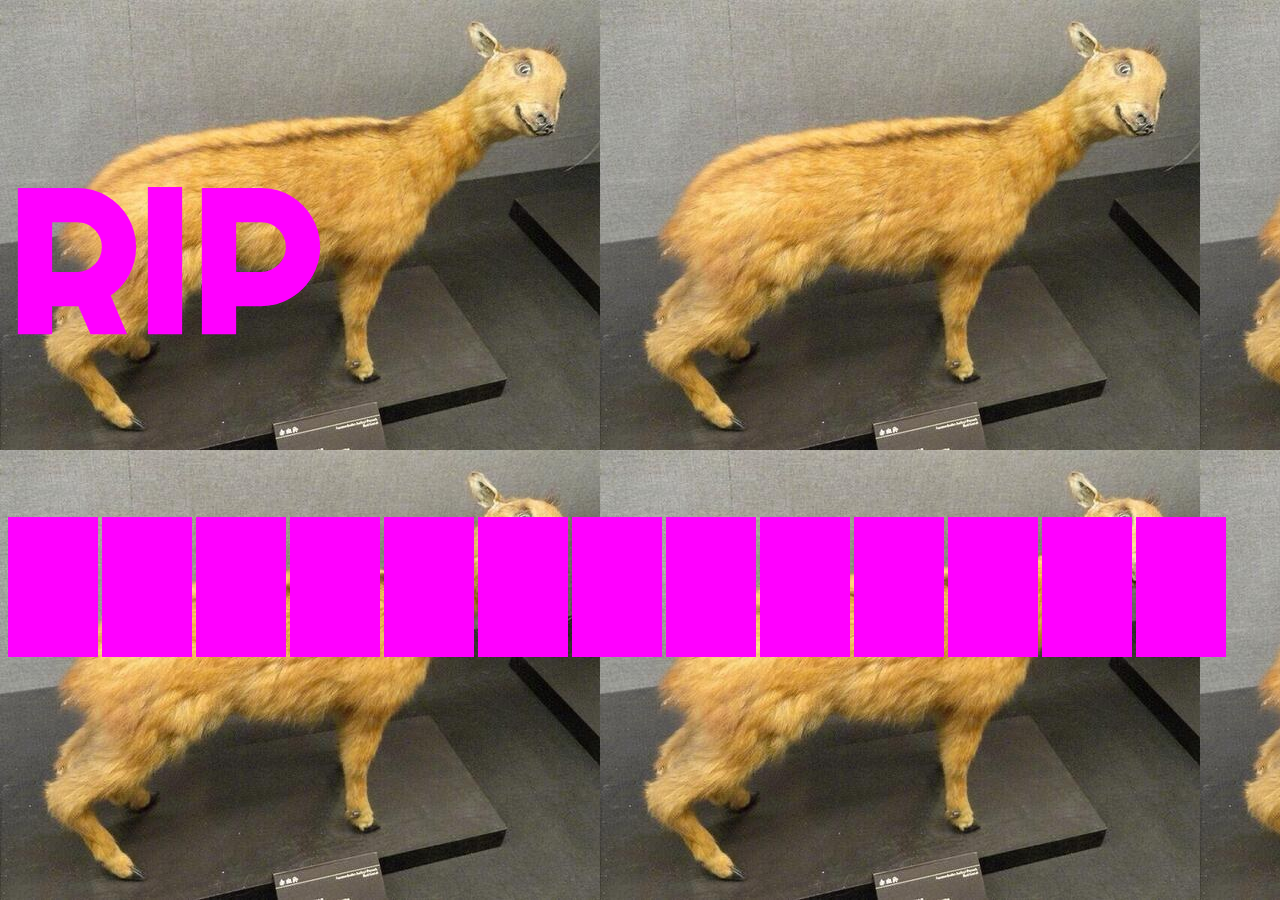
<file: Exercise 2/index.html>
<!DOCTYPE html>
<html>

<h  <meta charset="utf-8">
  <title>Responsive World/Exercise 2</title>
  <meta name="viewport" content="width=device-width, initial-scale=1, maximum-scale=1" />
    <link rel="stylesheet" href="assets/css/main.css" />
    <link href='https://fonts.googleapis.com/css?family=Righteous' rel='stylesheet' type='text/css'>

</head>
<body>
		<h1>RIP</h1>
		<div class="rect"></div>
		<div class="rect"></div>
		<div class="rect"></div>
		<div class="rect"></div>
		<div class="rect"></div>
		<div class="rect"></div>
		<div class="rect"></div>
		<div class="rect"></div>
		<div class="rect"></div>
		<div class="rect"></div>
		<div class="rect"></div>
		<div class="rect"></div>
		<div class="rect"></div>
</body>








</html>
</file>
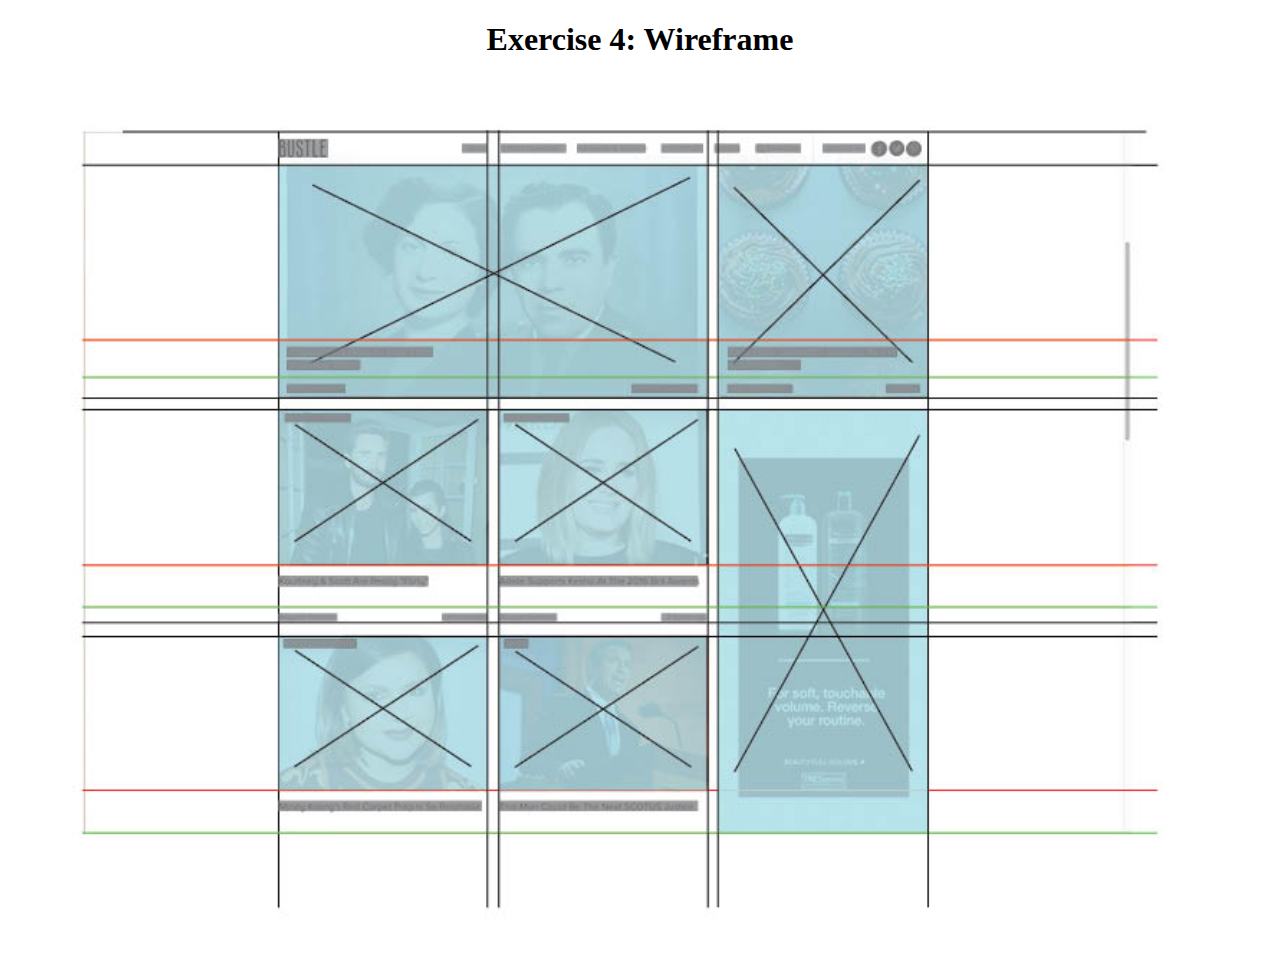
<file: Exercise 4/index.html>
<!DOCTYPE html>
<html>
<head>
	<title>Exercise 4 </title>

</head>
<center>
	<h1>Exercise 4: Wireframe </h1>
	<img src="wireframe_practice.jpg" width= "90%">

</center>

<style>
h1{
	font-family: Futura;
}
</style>





</html>
</file>
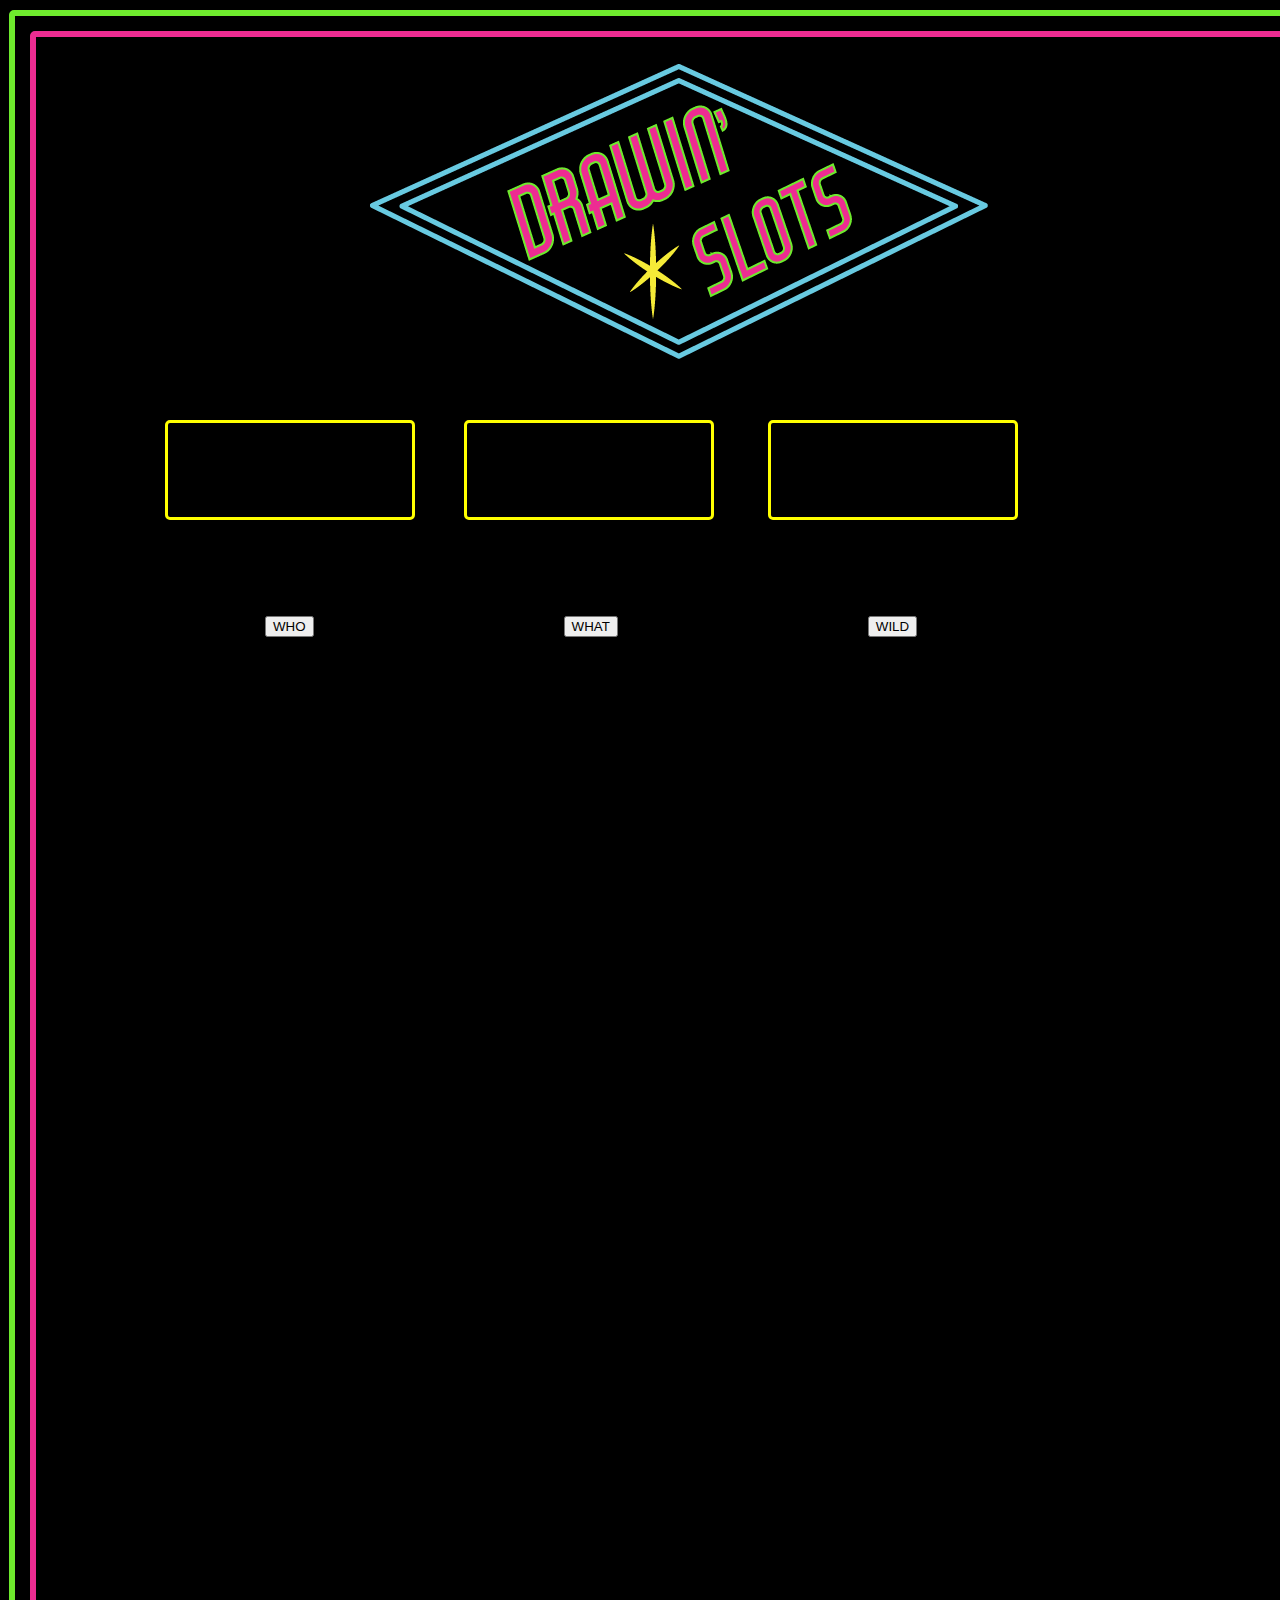
<file: whowhatwild/index.html>
<!DOCTYPE html>
<html>
<head>
    <title>Drawin' Slots</title>
    <link rel="stylesheet" type="text/css" href="css/style.css">
	<meta charset="utf-8">
<style>


	* { box-sizing: border-box; }
	li, ul { padding: 0; margin:0; }
	input {
		margin: 4px 0;
		font-family: Arial, sans-serif;
		font-size: 16px;
		padding: 5px 4px 4px;
		height: 100px;
		width: 250px;
        border: yellow solid 3px;
        border-radius: 5px;
	}
	#slot li {
		font-family: Arial, sans-serif;
		font-size: 16px;
		padding: 6px 4px 6px 6px;
		line-height: normal;
		height: 30px;
		overflow: hidden;
	}
	
	#slot_wrapper_who {
		position: relative;
        float: left;
        top:400px;
        left:150px;
	}

    #slot_wrapper_what {
        position: relative;
        float: left;
        top:400px;
         left:150px;

    }


    #slot_wrapper_wild {
        position: relative;
        float: left;
        top:400px;
         left:150px;
    }

    #random_location_who{
        position: relative;
        float: left;
        top:600px;
      

    }

    #random_location_what{
        position: relative;
        float: left;
        top:600px;
        

    }
    #random_location_wild{
        position: relative;
        float: left;
        top:600px;
        

    }



	.jSlots-wrapper_who {
		margin: 4px 0;
    	overflow: hidden; /* to hide the magic */
    	height: 29px; /* whatever the height of your list items are */
    	width: 100px;
    	position: absolute;
    	top: 0px;
    	display: inline-block;
	}
        .jSlots-wrapper_what {
        margin: 4px 0;
        overflow: hidden; /* to hide the magic */
        height: 29px; /* whatever the height of your list items are */
        width: 100px;
        position: absolute;
        top: 0px;
        display: inline-block;
    }
        .jSlots-wrapper_wild {
        margin: 4px 0;
        overflow: hidden; /* to hide the magic */
        height: 29px; /* whatever the height of your list items are */
        width: 100px;
        position: absolute;
        top: 0px;
        display: none;
    }
	
	#slot_who {
		display:inline-block;
	}
    #slot_what {
        display:inline-block;
    }
    #slot_wild {
        display:inline-block;
    }
 


	
</style>

</head>

<body>

        <div class="neon">
            
                    <div class="neon blue">
                        <div class="neon pink"></div>
                            
                                <div class="logo"> 
                                <img class="top" src="images/slotslogo2.png">
                                </div>


<body>



	<div id="slot_wrapper_who">
    <input class="search_who" type="text">
    <div style="display: none;" class="jSlots-wrapper_who">
    	<ul style="position: relative; display: block; top: -30px;" id="slot_who">
    		<li></li>
    		<li index="40">fat</li>
    		<li index="24">wake</li>
    		<li index="1">dog</li>
    		<li index="18">in</li>
    		<li index="19">blue</li>
    		<li index="18">pants</li>
    		<li index="11">MA</li>
    		<li index="4">WV</li>
    		<li index="13">ID</li>
    		<li index="19">OR</li>
    		<li index="31">IN</li>
    		<li index="1">AL</li>
    		<li index="9">VA</li>
    		<li index="46">WA</li>
    		<li index="11">GA</li>
    		<li index="26">WV</li>
    		<li index="25">GA</li>
    		<li index="5">ID</li>
    		<li index="17">TX</li>
    		<li index="17">X</li>
    		<li index="40">fat</li>
    		<li index="24">wake</li>
    		<li index="1">dog</li>
    		<li index="17">TX</li>
    		<li index="17">X</li>
    		<li index="40">fat</li>
    		<li index="24">wake</li>
    		<li index="1">dog</li>
			<li index="40">fat</li>
    		<li index="24">wake</li>
    		<li index="1">dog</li>
    		<li index="18">in</li>
    		<li index="19">blue</li>
    		<li index="18">pants</li>
    		<li index="11">MA</li>
    		<li index="4">WV</li>
    		<li index="13">ID</li>
    		<li index="19">OR</li>
    		<li index="31">IN</li>
    		<li index="1">AL</li>
    		<li index="9">VA</li>
    		<li index="46">WA</li>
    		<li index="11">GA</li>
    		<li index="26">WV</li>
    		<li index="25">GA</li>
    		<li index="5">ID</li>
    		<li index="17">TX</li>
    		<li index="17">X</li>
    		<li index="40">fat</li>
    		<li index="24">wake</li>
    		<li index="1">dog</li>
    		<li index="17">TX</li>
    		<li index="17">X</li>
    		<li index="40">fat</li>
    		<li index="24">wake</li>
    		<li index="1">dog</li>	
    		<li index="40">fat</li>
    		<li index="24">wake</li>
    		<li index="1">dog</li>
    		<li index="18">in</li>
    		<li index="19">blue</li>
    		<li index="18">pants</li>
    		<li index="11">MA</li>
    		<li index="4">WV</li>
    		<li index="13">ID</li>
    		<li index="19">OR</li>
    		<li index="31">IN</li>
    		<li index="1">AL</li>
    		<li index="9">VA</li>
    		<li index="46">WA</li>
    		<li index="11">GA</li>
    		<li index="26">WV</li>
    		<li index="25">GA</li>
    		<li index="5">ID</li>
    		<li index="17">TX</li>
    		<li index="17">X</li>
    		<li index="40">fat</li>
    		<li index="24">wake</li>
    		<li index="1">dog</li>
    		<li index="17">TX</li>
    		<li index="17">X</li>
    		<li index="40">fat</li>
    		<li index="24">wake</li>
    		<li index="1">dog</li>	
    		<li index="40">fat</li>
    		<li index="24">wake</li>
    		<li index="1">dog</li>
    		<li index="18">in</li>
    		<li index="19">blue</li>
    		<li index="18">pants</li>
    		<li index="11">MA</li>
    		<li index="4">WV</li>
    		<li index="13">ID</li>
    		<li index="19">OR</li>
    		<li index="31">IN</li>
    		<li index="1">AL</li>
    		<li index="9">VA</li>
    		<li index="46">WA</li>
    		<li index="11">GA</li>
    		<li index="26">WV</li>
    		<li index="25">GA</li>
    		<li index="5">ID</li>
    		<li index="17">TX</li>
    		<li index="17">X</li>
    		<li index="40">fat</li>
    		<li index="24">wake</li>
    		<li index="1">dog</li>
    		<li index="17">TX</li>
    		<li index="17">X</li>
    		<li index="40">fat</li>
    		<li index="24">wake</li>
    		<li index="1">dog</li>
    	
    	</ul>
    </div>
</div>

<button type="button" id="random_location_who">WHO</button>

<script src="js/jquery.js"></script>
<script src="js/underscore.js"></script>
<script src="js/jquery.jSlots_who.js"></script>
<script>

$(function() {

	var msa = [
			{ name: "Audrey Hepburn" },
            { name: "Adam Levine" },
            { name: "Adele" },
            { name: "Afflac Duck" },
            { name: "Alicia Keys" },
            { name: "Amanda Bynes" },
            { name: "Amy Winehouse" },
            { name: "Angelina Jolie" },
            { name: "Anne Hathaway" },
            { name: "Ashley Olsen" },
            { name: "Ashton Kutcher" },
            { name: "Avril Lavigne" },
            { name: "Betty White" },
            { name: "Ben Affleck" },
            { name: "Beyonce Knowles" },
            { name: "Blake Lively" },
            { name: "Blake Shelton" },
            { name: "Brad Paisley" },
            { name: "The Beach Boys" },
            { name: "Barbara Walters" },
            { name: "Bob Ross" },
            { name: "Bill Clinton" },
            { name: "The Beatles" },
            { name: "Bernie Sanders" },
            { name: "Brad Pitt" },
            { name: "Bradley Cooper" },
            { name: "Britney Spears" },
            { name: "Bruce Springsteen" },
            { name: "Celine Dion" },
            { name: "Cameron Diaz" },
            { name: "Carrie Underwood" },
            { name: "Cait Jenner" },
            { name: "Channing Tatum" },
            { name: "Chris Brown" },
            { name: "Chris Hemsworth" },
            { name: "Christian Bale" },
            { name: "Christina Aguilera" },
            { name: "Clay Aiken" },
            { name: "Colin Firth" },
            { name: "Courtney Cox" },
            { name: "Dakota Fanning" },
            { name: "Diana Ross" },
            { name: "Dick Cheney" },
            { name: "Donald Trump" },
            { name: "Daniel Radcliffe" },
            { name: "David Beckham" },
            { name: "Demi Lovato" },
            { name: "Demi Moore" },
            { name: "Denzel Washington" },
            { name: "Drew Carey" },
            { name: "Diddy" },
            { name: "Drew Barrymore" },
            { name: "Ed Westick" },
            { name: "Ellen DeGeneres" },
            { name: "Emily Blunt" },
            { name: "Elizabeth Taylor" },
            { name: "Emma Watson" },
            { name: "Eva Longoria" },
            { name: "Faith Hill" },
            { name: "Fergie" },
            { name: "Frank Sinatra" },
            { name: "George Clooney" },
            { name: "George Bush" },
            { name: "Gerard Butler" },
            { name: "Gwen Stefani" },
            { name: "Grace Kelly" },
            { name: "Gwyneth Paltrow" },
            { name: "Halle Berry" },
            { name: "Heath Ledger" },
            { name: "Hilary Clinton" },
            { name: "Heidi Klum" },
            { name: "Hilary Duff" },
            { name: "Hugh Jackman" },
            { name: "Jake Gyllenhaal" },
            { name: "James Franco" },
            { name: "Jennifer Aniston" },
            { name: "Janet Jackson" },
            { name: "Jerry Seinfeld" },
            { name: "Jennifer Lopez" },
            { name: "Jessica Biel" },
            { name: "Jessica Simpson" },
            { name: "John Kerry" },
            { name: "John Lennon" },
            { name: "John F. Kennedy" },
            { name: "John Krasinski" },
            { name: "John Mayer" },
            { name: "Jonny Depp" },
            { name: "Jonas Brothers" },
            { name: "Jude Law" },
            { name: "Julia Roberts" },
            { name: "Justin Bieber" },
            { name: "Justin Timberlake" },
            { name: "Kanye West" },
            { name: "Kate Hudson" },
            { name: "Kate Middelton" },
            { name: "Kate Winslet" },
            { name: "Katherine Heigl" },
            { name: "Katie Holmes" },
            { name: "Katy Perry" },
            { name: "Keanu Reeves" },
            { name: "Keith Urban" },
            { name: "Kelly Clarkson" },
            { name: "Kelly Ripa" },
            { name: "Khloe Kardashian" },
            { name: "Kourtney Kardashian" },
            { name: "Kylie Kardashian" },
            { name: "Kendall Kardashian" },
            { name: "Kristin Bell" },
            { name: "Kristin Stewart" },
            { name: "Little Richard" },
            { name: "Lady Gaga" },
            { name: "Leonardo DiCaprio" },
            { name: "Lindsey Lohan" },
            { name: "Liv Tyler" },
            { name: "Madonna" },
            { name: "Mandy Moore" },
            { name: "Mariah Carey" },
            { name: "The Monkeys" },
            { name: "Marilyn Monroe" },
            { name: "Mary-Kate Olsen" },
            { name: "Matthew McConaughey" },
            { name: "Megan Fox" },
            { name: "Michelle Obama" },
            { name: "Michael Buble" },
            { name: "Michael Scott" },
            { name: "Mila Kunis" },
            { name: "Miley Cyrus" },
            { name: "Miranda Lambert" },
            { name: "Missy Elliot" },
            { name: "Naomi Campbell" },
            { name: "Napoleon Dynamite" },
            { name: "Natalie Portman" },
            { name: "Nicole Kidman" },
            { name: "Oprah Winfrey" },
            { name: "Orlando Bloom" },
            { name: "Owen Wilson" },
            { name: "Paris Hilton" },
            { name: "Paul McCartney" },
            { name: "Patrick Dempsey" },
            { name: "Paula Abdul" },
            { name: "Penelope Cruz" },
            { name: "Pink" },
            { name: "Prince Harry" },
            { name: "Prince William" },
            { name: "Queen Latifah" },
            { name: "Ray Charles" },
            { name: "Rachel McAdams" },
            { name: "Reese Witherspoon" },
            { name: "Renee Zellweger" },
            { name: "Rihanna" },
            { name: "Robert Downey Jr." },
            { name: "Robert Pattinson" },
            { name: "Rosie O'Donnell" },
            { name: "Ryan Gosling" },
            { name: "Ryan Reynolds" },
            { name: "Ryan Seacrest" },
            { name: "Sandra Bullock" },
            { name: "Sarah Jessica Parker" },
            { name: "Scarlett Johansson" },
            { name: "Selena Gomez" },
            { name: "Shakira" },
            { name: "Shia LeBeouf" },
            { name: "Simon Cowell" },
            { name: "Sofia Vergara" },
            { name: "Shirley Temple" },
            { name: "Steve Carrell" },
            { name: "Taylor Swift" },
            { name: "Tiger Woods" },
            { name: "Tim McGraw" },
            { name: "Tina Fey" },
            { name: "Tom Brady" },
            { name: "Twiggy" },
            { name: "Tom Cruise" },
            { name: "Tyra Banks" },
            { name: "Usher" },
            { name: "Vanessa Hudgens" },
            { name: "Victoria Beckham" },
            { name: "Whitney Houston" },
            { name: "Will Smith" },
            { name: "Will Ferrell" },
            { name: "Zac Efron" },
            { name: "Zooey Deschanel" },
		],
		$input = $('.search_who'),
		random_index;

    //make list for slots recursively and call spin when complete
    function makeSlotList(list){
    	//could choose one random index and then populate with next 18 values instead, but need to account for looping at end
        if(list.length<20){//length chosen based on appearance of spin, can be changed
            var index = _.random(msa.length-1);
            if(list.length===1){
            	/*
            		This index will be second item in the list, which is our winning number
            		Save this for future reference
					Instead of saving it, we could get the index attribute from the list item we end on
				*/
                random_index = index;
            }
            list.push( '<li index='+_.random(msa.length-1)+'>'+msa[index].name+'</li>' );
            return makeSlotList(list);
        } else {
            //slot list is complete
            //clear search field
            $input.val('');
            //attach list, show jslots, run animation
            $('#slot_who').html(list.join('')).parent().show().trigger('spin');
            return list;
        }
    }

    //before spinning, build out list to spin through and insert into the DOM
    function makeSlots(){
        //start with current value
        var list = ['<li>'+$input.val()+'</li>'];

        //call recursive list builder that won't spin slots until it's finished
        makeSlotList(list);
    }

    $('#slot_who').jSlots({
        number: 1,
        spinner : '.jSlots-wrapper_who',
        spinEvent: 'spin',
        time: 300,
        loops: 1,
        endNum: 2,//spins backwards through the list. endNum 1 ends on the same value we started on
        onEnd: function(finalElement){
            //set result
            $input.val(msa[random_index].name);
            //hide spinner
            $(this.spinner).hide();
        }
    });
    

    //bind random button
    $('#random_location_who').on('click', makeSlots);
});
</script>

</script>

</body>



<body>



<div id="slot_wrapper_what">
    <input class="search_what" type="text">
    <div style="display: none;" class="jSlots-wrapper_what">
        <ul style="position: relative; display: block; top: -30px;" id="slot_what">
            <li></li>
            <li index="40">fat</li>
            <li index="24">wake</li>
            <li index="1">dog</li>
            <li index="18">in</li>
            <li index="19">blue</li>
            <li index="18">pants</li>
            <li index="11">MA</li>
            <li index="4">WV</li>
            <li index="13">ID</li>
            <li index="19">OR</li>
            <li index="31">IN</li>
            <li index="1">AL</li>
            <li index="9">VA</li>
            <li index="46">WA</li>
            <li index="11">GA</li>
            <li index="26">WV</li>
            <li index="25">GA</li>
            <li index="5">ID</li>
            <li index="17">TX</li>
            <li index="17">X</li>
            <li index="40">fat</li>
            <li index="24">wake</li>
            <li index="1">dog</li>
            <li index="17">TX</li>
            <li index="17">X</li>
            <li index="40">fat</li>
            <li index="24">wake</li>
            <li index="1">dog</li>
            <li index="40">fat</li>
            <li index="24">wake</li>
            <li index="1">dog</li>
            <li index="18">in</li>
            <li index="19">blue</li>
            <li index="18">pants</li>
            <li index="11">MA</li>
            <li index="4">WV</li>
            <li index="13">ID</li>
            <li index="19">OR</li>
            <li index="31">IN</li>
            <li index="1">AL</li>
            <li index="9">VA</li>
            <li index="46">WA</li>
            <li index="11">GA</li>
            <li index="26">WV</li>
            <li index="25">GA</li>
            <li index="5">ID</li>
            <li index="17">TX</li>
            <li index="17">X</li>
            <li index="40">fat</li>
            <li index="24">wake</li>
            <li index="1">dog</li>
            <li index="17">TX</li>
            <li index="17">X</li>
            <li index="40">fat</li>
            <li index="24">wake</li>
            <li index="1">dog</li>  
            <li index="40">fat</li>
            <li index="24">wake</li>
            <li index="1">dog</li>
            <li index="18">in</li>
            <li index="19">blue</li>
            <li index="18">pants</li>
            <li index="11">MA</li>
            <li index="4">WV</li>
            <li index="13">ID</li>
            <li index="19">OR</li>
            <li index="31">IN</li>
            <li index="1">AL</li>
            <li index="9">VA</li>
            <li index="46">WA</li>
            <li index="11">GA</li>
            <li index="26">WV</li>
            <li index="25">GA</li>
            <li index="5">ID</li>
            <li index="17">TX</li>
            <li index="17">X</li>
            <li index="40">fat</li>
            <li index="24">wake</li>
            <li index="1">dog</li>
            <li index="17">TX</li>
            <li index="17">X</li>
            <li index="40">fat</li>
            <li index="24">wake</li>
            <li index="1">dog</li>  
            <li index="40">fat</li>
            <li index="24">wake</li>
            <li index="1">dog</li>
            <li index="18">in</li>
            <li index="19">blue</li>
            <li index="18">pants</li>
            <li index="11">MA</li>
            <li index="4">WV</li>
            <li index="13">ID</li>
            <li index="19">OR</li>
            <li index="31">IN</li>
            <li index="1">AL</li>
            <li index="9">VA</li>
            <li index="46">WA</li>
            <li index="11">GA</li>
            <li index="26">WV</li>
            <li index="25">GA</li>
            <li index="5">ID</li>
            <li index="17">TX</li>
            <li index="17">X</li>
            <li index="40">fat</li>
            <li index="24">wake</li>
            <li index="1">dog</li>
            <li index="17">TX</li>
            <li index="17">X</li>
            <li index="40">fat</li>
            <li index="24">wake</li>
            <li index="1">dog</li>
        
        </ul>
    </div>
</div>

<button type="button" id="random_location_what">WHAT</button>


<script src="js/jquery.js"></script>
<script src="js/underscore.js"></script>
<script src="js/jquery.jSlots_what.js"></script>
<script>

$(function() {

    var msa = [
            { name: "eating a burger " },
            { name: " using a pota-potty " },
            { name: "farting" },
            { name: "sharting" },
            { name: "running with scissors" },
            { name: "getting spanked" },
            { name: "slapping the president" },
            { name: "doing yoga" },
            { name: "drinking ketchup" },
            { name: "being a cat" },
            { name: "giving themselves a haircut" },
            { name: "at a music festival" },
            { name: "making a daisy chain" },
            { name: "getting their mustache waxed" },
            { name: "making pottery" },
            { name: "fainting" },
            { name: "naked in space" },
            { name: "slapping a monkey" },
            { name: "scuba diving with a cat" },
            { name: "riding an elephant with wings" },
            { name: "smoking a joint in the whitehouse" },
            { name: "grooming a stuffed cat" },
            { name: "eating trash with an alien" },
            { name: "running naked at the zoo" },
            { name: "stealing candy from a baby" },
            { name: "being arrested" },
            { name: "punching a cop" },
            { name: "as a fly" },
            { name: "as a bum" },
            { name: "as a dog" },
            { name: "as a cat" },
            { name: "driving a burgermobile" },
            { name: "in a chicken costume" },
            { name: "sacrificing a goat" },
            { name: "sleeping in a cave" },
            { name: "eating too much pie" },
            { name: "running through a field naked" },
            { name: "slapping the president" },
            { name: "as a first grader" },
            { name: "smoking pot" },
            { name: "robbing a bank naked" },
            { name: "naked in space" },
            { name: "eating cake naked" },
            { name: "naked on mars" },
            { name: "riding a moped naked" },
            { name: "in a pool of money" },
            { name: "in a pool of noodles" },
            { name: "in a pool of lemons" },
            { name: "with an extra nipple" },
            { name: "riding a seahorse" },
            { name: "as a mermaid(man)" },
            { name: "doing gymnastics" },
            { name: "in the circus" },
            { name: "eating pudding" },
            { name: "jumping off a cliff" },
            { name: "jumping into a pool of jam" },
            { name: "lighting fireworks in the library" },
            { name: "stealing christmas" },
            { name: "fighting santa" },
            { name: "fighting the easter bunny" },
            { name: "fighting a leprechaun" },
            { name: "fighting a squirrel" },
            { name: "building a rocketship" },
            { name: "in a bathtub" },
            { name: "running from an old lady" },
            { name: "climbing the eiffel tower" },
            { name: "playing piano on a mountain " },
            { name: "cleaning the cat litter box" },
            { name: "at the disco" },
            { name: "in the 50’s" },
            { name: "with no hair" },
            { name: "with too much hair" },
            { name: "in the shower" },
            { name: "climbing a mountain naked" },
            { name: "holding you like a baby" },
            { name: "on a camel" },
            { name: "on a mushroom trip" },
            { name: "with sasquatch" },
            { name: "in oregon" },
            { name: "on a bike with no wheels" },
            { name: "riding a bear" },
            { name: "on a tractor" },
            { name: "playing with a cat" },
            { name: "snuggling a cat" },
            { name: "playing with puppies" },
            { name: "high fiving batman" },
            { name: "sleeping in a racecar bed" },
            { name: "camping with _______" },
            { name: "swimming in a coffee cup" },
            { name: "swimming in a fish tank" },
            { name: "spilling hot coffee" },
            { name: "on the moon with a banana" },
            { name: "eating kale chips" },
            { name: "drinking cheese" },
            { name: "playing a kazoo for whales" },
            { name: "eating soup from a pumpkin" },
            { name: "hunting with sarah palin" },
            { name: "as a hipster" },
            { name: "as a portlander" },
            { name: "as a pirate" },
            { name: "stuck in a pipe" },
            { name: "covered in hair" },
            { name: "covered in poop" },
            { name: "eating cat poop" },
            { name: "eating yellow snow" },
            { name: "writing their name in the snow" },
            { name: "eating white dog poop" },
            { name: "coding a website" },
            { name: "trying to pass garimas class" },
            { name: "tanning on a iceberg" },
            { name: "camping on a highway" },
            { name: "fishing in a wine glass" },
            { name: "drinking a jug of milk" },
            { name: "floating on a cookie raft" },


        ],
        $input = $('.search_what'),
        random_index;

    //make list for slots recursively and call spin when complete
    function makeSlotList(list){
        //could choose one random index and then populate with next 18 values instead, but need to account for looping at end
        if(list.length<20){//length chosen based on appearance of spin, can be changed
            var index = _.random(msa.length-1);
            if(list.length===1){
                /*
                    This index will be second item in the list, which is our winning number
                    Save this for future reference
                    Instead of saving it, we could get the index attribute from the list item we end on
                */
                random_index = index;
            }
            list.push( '<li index='+_.random(msa.length-1)+'>'+msa[index].name+'</li>' );
            return makeSlotList(list);
        } else {
            //slot list is complete
            //clear search field
            $input.val('');
            //attach list, show jslots, run animation
            $('#slot_what').html(list.join('')).parent().show().trigger('spin');
            return list;
        }
    }

    //before spinning, build out list to spin through and insert into the DOM
    function makeSlots(){
        //start with current value
        var list = ['<li>'+$input.val()+'</li>'];

        //call recursive list builder that won't spin slots until it's finished
        makeSlotList(list);
    }

    $('#slot_what').jSlots({
        number: 1,
        spinner : '.jSlots-wrapper_what',
        spinEvent: 'spin',
        time: 300,
        loops: 1,
        endNum: 2,//spins backwards through the list. endNum 1 ends on the same value we started on
        onEnd: function(finalElement){
            //set result
            $input.val(msa[random_index].name);
            //hide spinner
            $(this.spinner).hide();
        }
    });
    

    //bind random button
    $('#random_location_what').on('click', makeSlots);
});
</script>

</script>

</body>






<body>





<div id="slot_wrapper_wild">
    <input class="search_wild" type="text">
    <div style="display: none;" class="jSlots-wrapper_wild">
        <ul style="position: relative; display: block; top: -30px;" id="slot_wild">
            <li></li>
            <li index="40">fat</li>
            <li index="24">wake</li>
            <li index="1">dog</li>
            <li index="18">in</li>
            <li index="19">blue</li>
            <li index="18">pants</li>
            <li index="11">MA</li>
            <li index="4">WV</li>
            <li index="13">ID</li>
            <li index="19">OR</li>
            <li index="31">IN</li>
            <li index="1">AL</li>
            <li index="9">VA</li>
            <li index="46">WA</li>
            <li index="11">GA</li>
            <li index="26">WV</li>
            <li index="25">GA</li>
            <li index="5">ID</li>
            <li index="17">TX</li>
            <li index="17">X</li>
            <li index="40">fat</li>
            <li index="24">wake</li>
            <li index="1">dog</li>
            <li index="17">TX</li>
            <li index="17">X</li>
            <li index="40">fat</li>
            <li index="24">wake</li>
            <li index="1">dog</li>
            <li index="40">fat</li>
            <li index="24">wake</li>
            <li index="1">dog</li>
            <li index="18">in</li>
            <li index="19">blue</li>
            <li index="18">pants</li>
            <li index="11">MA</li>
            <li index="4">WV</li>
            <li index="13">ID</li>
            <li index="19">OR</li>
            <li index="31">IN</li>
            <li index="1">AL</li>
            <li index="9">VA</li>
            <li index="46">WA</li>
            <li index="11">GA</li>
            <li index="26">WV</li>
            <li index="25">GA</li>
            <li index="5">ID</li>
            <li index="17">TX</li>
            <li index="17">X</li>
            <li index="40">fat</li>
            <li index="24">wake</li>
            <li index="1">dog</li>
            <li index="17">TX</li>
            <li index="17">X</li>
            <li index="40">fat</li>
            <li index="24">wake</li>
            <li index="1">dog</li>  
            <li index="40">fat</li>
            <li index="24">wake</li>
            <li index="1">dog</li>
            <li index="18">in</li>
            <li index="19">blue</li>
            <li index="18">pants</li>
            <li index="11">MA</li>
            <li index="4">WV</li>
            <li index="13">ID</li>
            <li index="19">OR</li>
            <li index="31">IN</li>
            <li index="1">AL</li>
            <li index="9">VA</li>
            <li index="46">WA</li>
            <li index="11">GA</li>
            <li index="26">WV</li>
            <li index="25">GA</li>
            <li index="5">ID</li>
            <li index="17">TX</li>
            <li index="17">X</li>
            <li index="40">fat</li>
            <li index="24">wake</li>
            <li index="1">dog</li>
            <li index="17">TX</li>
            <li index="17">X</li>
            <li index="40">fat</li>
            <li index="24">wake</li>
            <li index="1">dog</li>  
            <li index="40">fat</li>
            <li index="24">wake</li>
            <li index="1">dog</li>
            <li index="18">in</li>
            <li index="19">blue</li>
            <li index="18">pants</li>
            <li index="11">MA</li>
            <li index="4">WV</li>
            <li index="13">ID</li>
            <li index="19">OR</li>
            <li index="31">IN</li>
            <li index="1">AL</li>
            <li index="9">VA</li>
            <li index="46">WA</li>
            <li index="11">GA</li>
            <li index="26">WV</li>
            <li index="25">GA</li>
            <li index="5">ID</li>
            <li index="17">TX</li>
            <li index="17">X</li>
            <li index="40">fat</li>
            <li index="24">wake</li>
            <li index="1">dog</li>
            <li index="17">TX</li>
            <li index="17">X</li>
            <li index="40">fat</li>
            <li index="24">wake</li>
            <li index="1">dog</li>
        
        </ul>
    </div>
</div>

<button type="button" id="random_location_wild">WILD</button>


<script src="js/jquery.js"></script>
<script src="js/underscore.js"></script>
<script src="js/jquery.jSlots_wild.js"></script>
<script>

$(function() {

    var msa = [
            { name: "mistletoe" },
            { name: "marshmallow" },
            { name: "a gaggle of geese" },
            { name: "easy cheese" },
            { name: "cool whip" },
            { name: "PLS(pumpkin spice latte)" },
            { name: "handkerchief" },
            { name: "cat" },
            { name: "frog" },
            { name: "fork" },
            { name: "goat" },
            { name: "whale" },
            { name: "lamp" },
            { name: "chain" },
            { name: "cart" },
            { name: "rice" },
            { name: "kiss" },
            { name: "snow" },
            { name: "fish" },
            { name: "hammer" },
            { name: "fir coat" },
            { name: "crowbar" },
            { name: "balloon" },
            { name: "siracha" },
            { name: "sattellite" },
            { name: "3 gal of mayonnaise" },
            { name: "relish" },
            { name: "fry sauce" },
            { name: "diamonds" },
            { name: "shaman stick" },
            { name: "lingerie" },
            { name: "strap on" },
            { name: "tufu" },
            { name: "furballs" },
            { name: "lint" },
            { name: "dryer sheets" },
            { name: "dog poop" },
            { name: "kitty litter" },
            { name: "bird seed" },
            { name: "chicken legs" },
            { name: "frog legs" },
            { name: "wings" },
            { name: "mosquitoes" },
            { name: "tire swing" },
            { name: "black cats" },
            { name: "unicycle" },
            { name: "black rat" },
            { name: "raccoon" },
            { name: "merkats" },
            { name: "bean shaped swimming pool" },
            { name: "toaster paistries" },
            { name: "ego waffles" },
            { name: "candles" },
            { name: "beeswax" },
            { name: "earwax" },
            { name: "stop sign" },
            { name: "growths" },
            { name: "warts" },
            { name: "fungus" },
            { name: "strings of pearls" },
            { name: "scrubs" },
            { name: "yellow sponge" },
            { name: "sponge cake" },
            { name: "rubber duck" },
            { name: "rubbers" },
            { name: "scabs" },
            { name: "malt balls" },
            { name: "meat balls" },
            { name: "peaches" },
            { name: "dock" },
            { name: "Amsterdam" },
            { name: "Paris" },
            { name: "Budapest" },
            { name: "Berlin" },
            { name: "Las Vegas" },
            { name: "Tokyo" },
            { name: "New York" },
            { name: "Chicago" },
            { name: "Montreal" },
            { name: "Mexico City" },
            { name: "Moscow" },
            { name: "Sydney" },
            { name: "Los Angeles" },
            { name: "Shanghai" },
            { name: "mascara" },
            { name: "fake eyelashes" },
            { name: "lipstick" },
            { name: "blush" },
            { name: "80’s eyeshadow" },
            { name: "cocaine" },
            { name: "eating" },
            { name: "marijuana" },
            { name: "meth" },
            { name: "eating" },
            { name: "heroin" },
            { name: "the white stallion" },
            { name: "ecstasy" },
            { name: "LSD" },
            { name: "psychedelic mushrooms" },
            { name: "banana" },
            { name: "cantaloupe" },
            { name: "honeydew" },
            { name: "kiwi" },
            { name: "eating" },
            { name: "passion fruit" },
            { name: "mango" },
            { name: "peach" },
            { name: "grape" },
            { name: "apple" },
            { name: "starfruit" },
            { name: "spatula" },
            { name: "ear plugs" },
            { name: "coconut" },
            { name: "mints" },
            { name: "bouquet of carrots" },
            { name: "cheetah print scarves" },
            { name: "puppy eyes" },
            { name: "donut holes" },
            { name: "stamps" },
            { name: "rulers" },
            { name: "scissors" },
            { name: "pens" },
            { name: "planes" },
            { name: "kale" },
            { name: "playing cards" },
            { name: "staple gun" },
            { name: "electric tape" },
            { name: "eye drops" },
            { name: "push pins" },
            { name: "magic" },
            { name: "magic 8 ball" },
            { name: "knee highs" },
            { name: "twix" },
            { name: "sweats" },
            { name: "succulents" },
            { name: "pineapple" },
            { name: "post card" },
            { name: "throw pillow" },
            { name: "hammock" },
            { name: "breadcrumbs" },
            { name: "suitcase" },
            { name: "printer" },
            { name: "bat" },
            { name: "belt" },
            { name: "banana hammock" },
            { name: "sunglasses" },
            { name: "polka-dot-bkikini" },
            { name: "pine needles" },
            { name: "butterflies" },
            { name: "owl" },
            { name: "tutus" },
            { name: "devil horns" },
            { name: "angel wings" },
            { name: "adult diapers" },
        ],
        $input = $('.search_wild'),
        random_index;

    //make list for slots recursively and call spin when complete
    function makeSlotList(list){
        //could choose one random index and then populate with next 18 values instead, but need to account for looping at end
        if(list.length<20){//length chosen based on appearance of spin, can be changed
            var index = _.random(msa.length-1);
            if(list.length===1){
                /*
                    This index will be second item in the list, which is our winning number
                    Save this for future reference
                    Instead of saving it, we could get the index attribute from the list item we end on
                */
                random_index = index;
            }
            list.push( '<li index='+_.random(msa.length-1)+'>'+msa[index].name+'</li>' );
            return makeSlotList(list);
        } else {
            //slot list is complete
            //clear search field
            $input.val('');
            //attach list, show jslots, run animation
            $('#slot_wild').html(list.join('')).parent().show().trigger('spin');
            return list;
        }
    }

    //before spinning, build out list to spin through and insert into the DOM
    function makeSlots(){
        //start with current value
        var list = ['<li>'+$input.val()+'</li>'];

        //call recursive list builder that won't spin slots until it's finished
        makeSlotList(list);
    }

    $('#slot_wild').jSlots({
        number: 1,
        spinner : '.jSlots-wrapper_wild',
        spinEvent: 'spin',
        time: 300,
        loops: 1,
        endNum: 2,//spins backwards through the list. endNum 1 ends on the same value we started on
        onEnd: function(finalElement){
            //set result
            $input.val(msa[random_index].name);
            //hide spinner
            $(this.spinner).hide();
        }
    });
    

    //bind random button
    $('#random_location_wild').on('click', makeSlots);
});
</script>

</script>

</body>
<body></body>
<body></body>

                     </div> 
        </div>

</body>

<body></body>


</html>
</file>
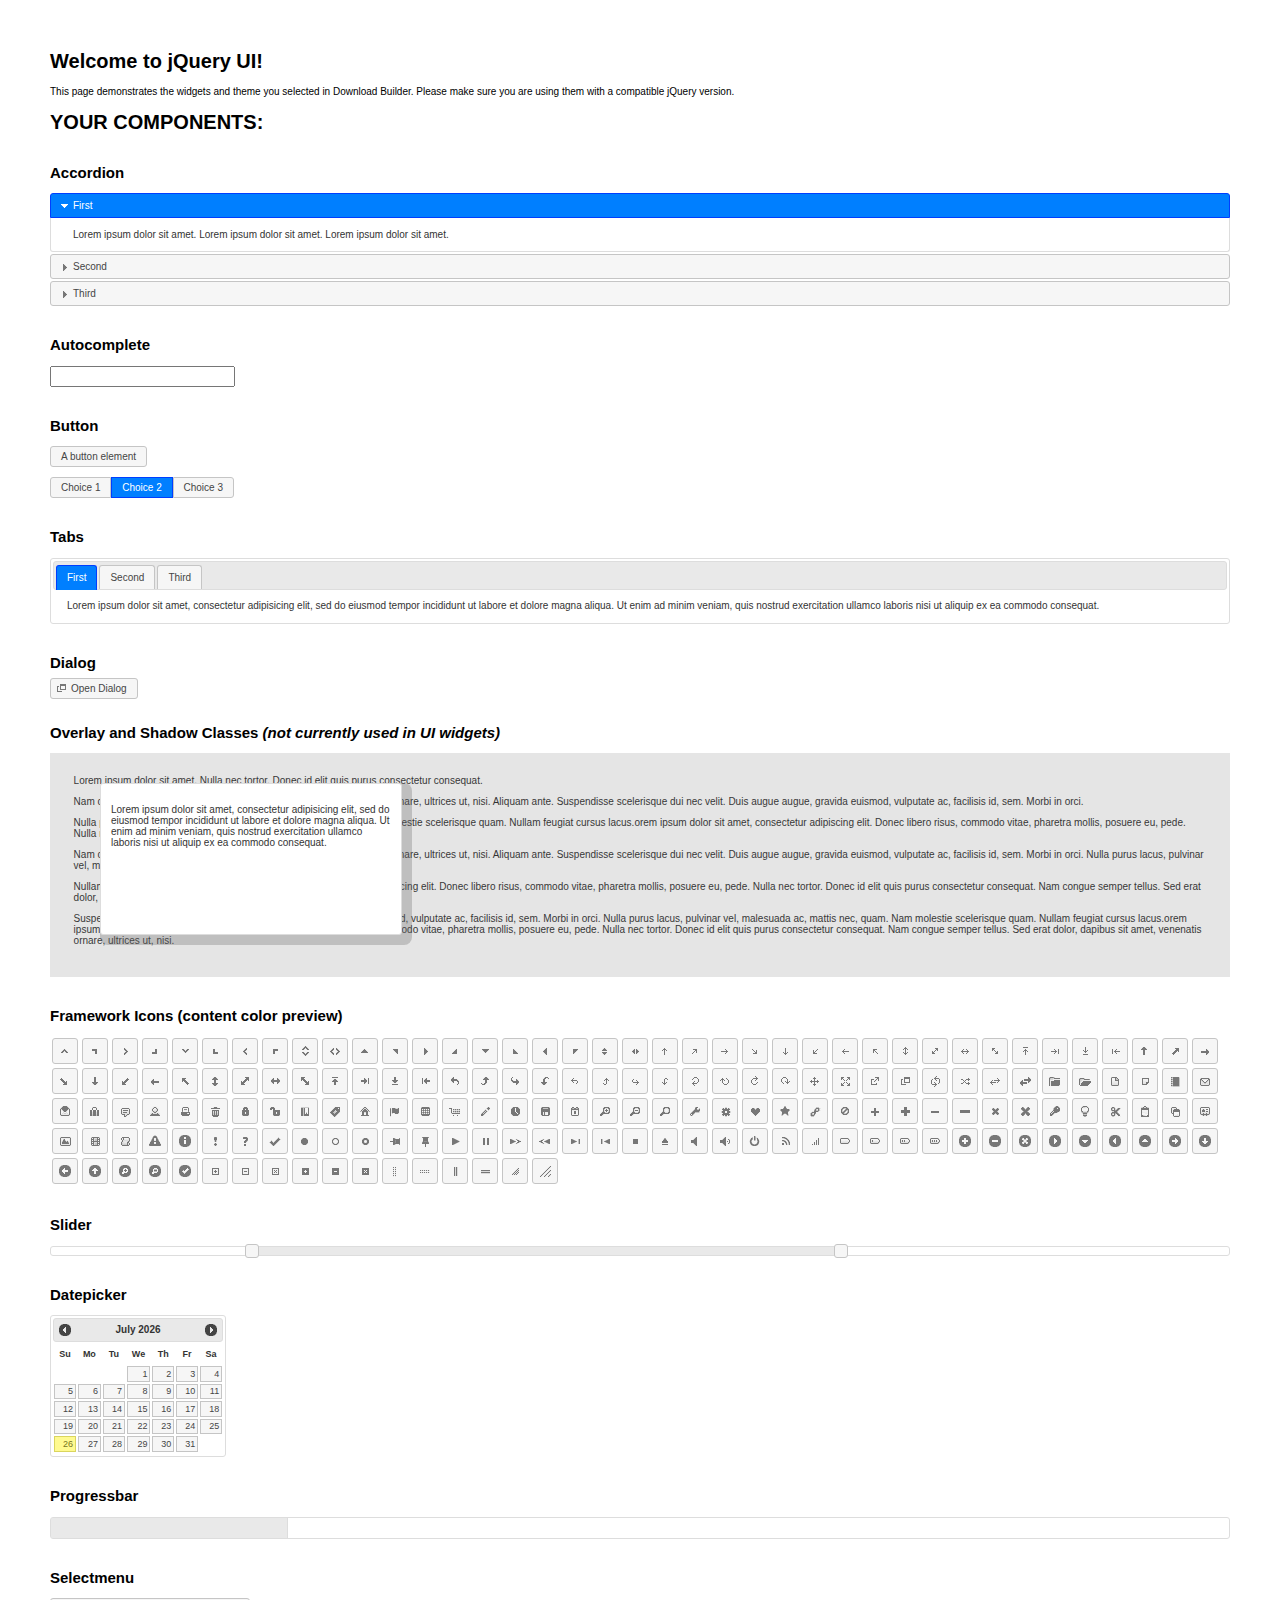
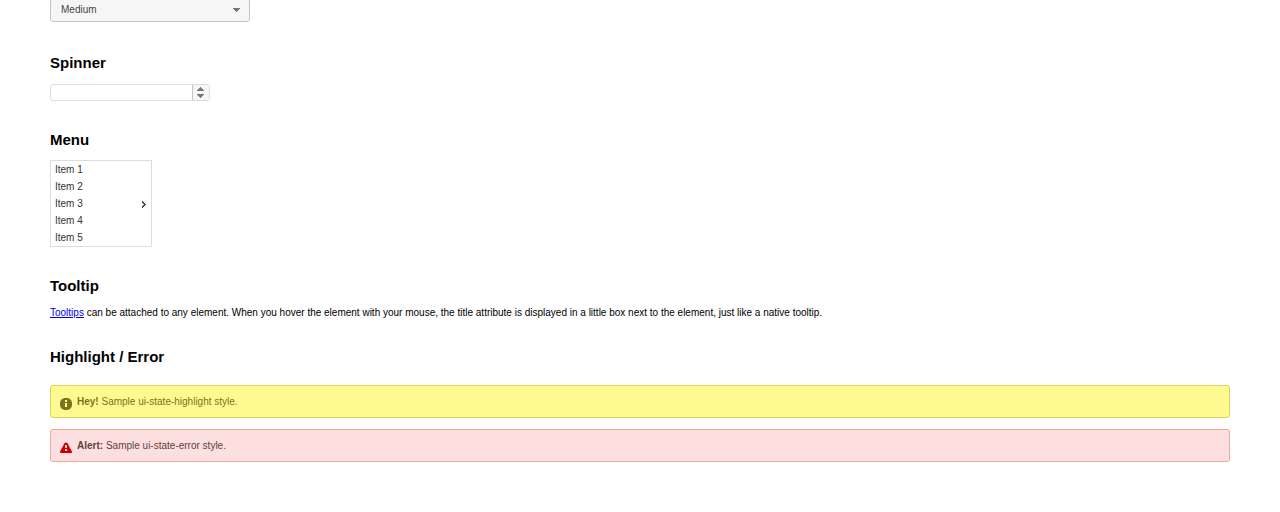
<file: exercise 3/assets/js/library/index.html>
<!doctype html>
<html lang="us">
<head>
	<meta charset="utf-8">
	<title>jQuery UI Example Page</title>
	<link href="jquery-ui.css" rel="stylesheet">
	<style>
	body{
		font: 62.5% "Trebuchet MS", sans-serif;
		margin: 50px;
	}
	.demoHeaders {
		margin-top: 2em;
	}
	#dialog-link {
		padding: .4em 1em .4em 20px;
		text-decoration: none;
		position: relative;
	}
	#dialog-link span.ui-icon {
		margin: 0 5px 0 0;
		position: absolute;
		left: .2em;
		top: 50%;
		margin-top: -8px;
	}
	#icons {
		margin: 0;
		padding: 0;
	}
	#icons li {
		margin: 2px;
		position: relative;
		padding: 4px 0;
		cursor: pointer;
		float: left;
		list-style: none;
	}
	#icons span.ui-icon {
		float: left;
		margin: 0 4px;
	}
	.fakewindowcontain .ui-widget-overlay {
		position: absolute;
	}
	select {
		width: 200px;
	}
	</style>
</head>
<body>

<h1>Welcome to jQuery UI!</h1>

<div class="ui-widget">
	<p>This page demonstrates the widgets and theme you selected in Download Builder. Please make sure you are using them with a compatible jQuery version.</p>
</div>

<h1>YOUR COMPONENTS:</h1>


<!-- Accordion -->
<h2 class="demoHeaders">Accordion</h2>
<div id="accordion">
	<h3>First</h3>
	<div>Lorem ipsum dolor sit amet. Lorem ipsum dolor sit amet. Lorem ipsum dolor sit amet.</div>
	<h3>Second</h3>
	<div>Phasellus mattis tincidunt nibh.</div>
	<h3>Third</h3>
	<div>Nam dui erat, auctor a, dignissim quis.</div>
</div>



<!-- Autocomplete -->
<h2 class="demoHeaders">Autocomplete</h2>
<div>
	<input id="autocomplete" title="type &quot;a&quot;">
</div>



<!-- Button -->
<h2 class="demoHeaders">Button</h2>
<button id="button">A button element</button>
<form style="margin-top: 1em;">
	<div id="radioset">
		<input type="radio" id="radio1" name="radio"><label for="radio1">Choice 1</label>
		<input type="radio" id="radio2" name="radio" checked="checked"><label for="radio2">Choice 2</label>
		<input type="radio" id="radio3" name="radio"><label for="radio3">Choice 3</label>
	</div>
</form>



<!-- Tabs -->
<h2 class="demoHeaders">Tabs</h2>
<div id="tabs">
	<ul>
		<li><a href="#tabs-1">First</a></li>
		<li><a href="#tabs-2">Second</a></li>
		<li><a href="#tabs-3">Third</a></li>
	</ul>
	<div id="tabs-1">Lorem ipsum dolor sit amet, consectetur adipisicing elit, sed do eiusmod tempor incididunt ut labore et dolore magna aliqua. Ut enim ad minim veniam, quis nostrud exercitation ullamco laboris nisi ut aliquip ex ea commodo consequat.</div>
	<div id="tabs-2">Phasellus mattis tincidunt nibh. Cras orci urna, blandit id, pretium vel, aliquet ornare, felis. Maecenas scelerisque sem non nisl. Fusce sed lorem in enim dictum bibendum.</div>
	<div id="tabs-3">Nam dui erat, auctor a, dignissim quis, sollicitudin eu, felis. Pellentesque nisi urna, interdum eget, sagittis et, consequat vestibulum, lacus. Mauris porttitor ullamcorper augue.</div>
</div>



<!-- Dialog NOTE: Dialog is not generated by UI in this demo so it can be visually styled in themeroller-->
<h2 class="demoHeaders">Dialog</h2>
<p><a href="#" id="dialog-link" class="ui-state-default ui-corner-all"><span class="ui-icon ui-icon-newwin"></span>Open Dialog</a></p>

<h2 class="demoHeaders">Overlay and Shadow Classes <em>(not currently used in UI widgets)</em></h2>
<div style="position: relative; width: 96%; height: 200px; padding:1% 2%; overflow:hidden;" class="fakewindowcontain">
	<p>Lorem ipsum dolor sit amet,  Nulla nec tortor. Donec id elit quis purus consectetur consequat. </p><p>Nam congue semper tellus. Sed erat dolor, dapibus sit amet, venenatis ornare, ultrices ut, nisi. Aliquam ante. Suspendisse scelerisque dui nec velit. Duis augue augue, gravida euismod, vulputate ac, facilisis id, sem. Morbi in orci. </p><p>Nulla purus lacus, pulvinar vel, malesuada ac, mattis nec, quam. Nam molestie scelerisque quam. Nullam feugiat cursus lacus.orem ipsum dolor sit amet, consectetur adipiscing elit. Donec libero risus, commodo vitae, pharetra mollis, posuere eu, pede. Nulla nec tortor. Donec id elit quis purus consectetur consequat. </p><p>Nam congue semper tellus. Sed erat dolor, dapibus sit amet, venenatis ornare, ultrices ut, nisi. Aliquam ante. Suspendisse scelerisque dui nec velit. Duis augue augue, gravida euismod, vulputate ac, facilisis id, sem. Morbi in orci. Nulla purus lacus, pulvinar vel, malesuada ac, mattis nec, quam. Nam molestie scelerisque quam. </p><p>Nullam feugiat cursus lacus.orem ipsum dolor sit amet, consectetur adipiscing elit. Donec libero risus, commodo vitae, pharetra mollis, posuere eu, pede. Nulla nec tortor. Donec id elit quis purus consectetur consequat. Nam congue semper tellus. Sed erat dolor, dapibus sit amet, venenatis ornare, ultrices ut, nisi. Aliquam ante. </p><p>Suspendisse scelerisque dui nec velit. Duis augue augue, gravida euismod, vulputate ac, facilisis id, sem. Morbi in orci. Nulla purus lacus, pulvinar vel, malesuada ac, mattis nec, quam. Nam molestie scelerisque quam. Nullam feugiat cursus lacus.orem ipsum dolor sit amet, consectetur adipiscing elit. Donec libero risus, commodo vitae, pharetra mollis, posuere eu, pede. Nulla nec tortor. Donec id elit quis purus consectetur consequat. Nam congue semper tellus. Sed erat dolor, dapibus sit amet, venenatis ornare, ultrices ut, nisi. </p>

	<!-- ui-dialog -->
	<div class="ui-overlay"><div class="ui-widget-overlay"></div><div class="ui-widget-shadow ui-corner-all" style="width: 302px; height: 152px; position: absolute; left: 50px; top: 30px;"></div></div>
	<div style="position: absolute; width: 280px; height: 130px;left: 50px; top: 30px; padding: 10px;" class="ui-widget ui-widget-content ui-corner-all">
		<div class="ui-dialog-content ui-widget-content" style="background: none; border: 0;">
			<p>Lorem ipsum dolor sit amet, consectetur adipisicing elit, sed do eiusmod tempor incididunt ut labore et dolore magna aliqua. Ut enim ad minim veniam, quis nostrud exercitation ullamco laboris nisi ut aliquip ex ea commodo consequat.</p>
		</div>
	</div>

</div>

<!-- ui-dialog -->
<div id="dialog" title="Dialog Title">
	<p>Lorem ipsum dolor sit amet, consectetur adipisicing elit, sed do eiusmod tempor incididunt ut labore et dolore magna aliqua. Ut enim ad minim veniam, quis nostrud exercitation ullamco laboris nisi ut aliquip ex ea commodo consequat.</p>
</div>



<h2 class="demoHeaders">Framework Icons (content color preview)</h2>
<ul id="icons" class="ui-widget ui-helper-clearfix">
	<li class="ui-state-default ui-corner-all" title=".ui-icon-carat-1-n"><span class="ui-icon ui-icon-carat-1-n"></span></li>
	<li class="ui-state-default ui-corner-all" title=".ui-icon-carat-1-ne"><span class="ui-icon ui-icon-carat-1-ne"></span></li>
	<li class="ui-state-default ui-corner-all" title=".ui-icon-carat-1-e"><span class="ui-icon ui-icon-carat-1-e"></span></li>
	<li class="ui-state-default ui-corner-all" title=".ui-icon-carat-1-se"><span class="ui-icon ui-icon-carat-1-se"></span></li>
	<li class="ui-state-default ui-corner-all" title=".ui-icon-carat-1-s"><span class="ui-icon ui-icon-carat-1-s"></span></li>
	<li class="ui-state-default ui-corner-all" title=".ui-icon-carat-1-sw"><span class="ui-icon ui-icon-carat-1-sw"></span></li>
	<li class="ui-state-default ui-corner-all" title=".ui-icon-carat-1-w"><span class="ui-icon ui-icon-carat-1-w"></span></li>
	<li class="ui-state-default ui-corner-all" title=".ui-icon-carat-1-nw"><span class="ui-icon ui-icon-carat-1-nw"></span></li>
	<li class="ui-state-default ui-corner-all" title=".ui-icon-carat-2-n-s"><span class="ui-icon ui-icon-carat-2-n-s"></span></li>
	<li class="ui-state-default ui-corner-all" title=".ui-icon-carat-2-e-w"><span class="ui-icon ui-icon-carat-2-e-w"></span></li>
	<li class="ui-state-default ui-corner-all" title=".ui-icon-triangle-1-n"><span class="ui-icon ui-icon-triangle-1-n"></span></li>
	<li class="ui-state-default ui-corner-all" title=".ui-icon-triangle-1-ne"><span class="ui-icon ui-icon-triangle-1-ne"></span></li>
	<li class="ui-state-default ui-corner-all" title=".ui-icon-triangle-1-e"><span class="ui-icon ui-icon-triangle-1-e"></span></li>
	<li class="ui-state-default ui-corner-all" title=".ui-icon-triangle-1-se"><span class="ui-icon ui-icon-triangle-1-se"></span></li>
	<li class="ui-state-default ui-corner-all" title=".ui-icon-triangle-1-s"><span class="ui-icon ui-icon-triangle-1-s"></span></li>
	<li class="ui-state-default ui-corner-all" title=".ui-icon-triangle-1-sw"><span class="ui-icon ui-icon-triangle-1-sw"></span></li>
	<li class="ui-state-default ui-corner-all" title=".ui-icon-triangle-1-w"><span class="ui-icon ui-icon-triangle-1-w"></span></li>
	<li class="ui-state-default ui-corner-all" title=".ui-icon-triangle-1-nw"><span class="ui-icon ui-icon-triangle-1-nw"></span></li>
	<li class="ui-state-default ui-corner-all" title=".ui-icon-triangle-2-n-s"><span class="ui-icon ui-icon-triangle-2-n-s"></span></li>
	<li class="ui-state-default ui-corner-all" title=".ui-icon-triangle-2-e-w"><span class="ui-icon ui-icon-triangle-2-e-w"></span></li>
	<li class="ui-state-default ui-corner-all" title=".ui-icon-arrow-1-n"><span class="ui-icon ui-icon-arrow-1-n"></span></li>
	<li class="ui-state-default ui-corner-all" title=".ui-icon-arrow-1-ne"><span class="ui-icon ui-icon-arrow-1-ne"></span></li>
	<li class="ui-state-default ui-corner-all" title=".ui-icon-arrow-1-e"><span class="ui-icon ui-icon-arrow-1-e"></span></li>
	<li class="ui-state-default ui-corner-all" title=".ui-icon-arrow-1-se"><span class="ui-icon ui-icon-arrow-1-se"></span></li>
	<li class="ui-state-default ui-corner-all" title=".ui-icon-arrow-1-s"><span class="ui-icon ui-icon-arrow-1-s"></span></li>
	<li class="ui-state-default ui-corner-all" title=".ui-icon-arrow-1-sw"><span class="ui-icon ui-icon-arrow-1-sw"></span></li>
	<li class="ui-state-default ui-corner-all" title=".ui-icon-arrow-1-w"><span class="ui-icon ui-icon-arrow-1-w"></span></li>
	<li class="ui-state-default ui-corner-all" title=".ui-icon-arrow-1-nw"><span class="ui-icon ui-icon-arrow-1-nw"></span></li>
	<li class="ui-state-default ui-corner-all" title=".ui-icon-arrow-2-n-s"><span class="ui-icon ui-icon-arrow-2-n-s"></span></li>
	<li class="ui-state-default ui-corner-all" title=".ui-icon-arrow-2-ne-sw"><span class="ui-icon ui-icon-arrow-2-ne-sw"></span></li>
	<li class="ui-state-default ui-corner-all" title=".ui-icon-arrow-2-e-w"><span class="ui-icon ui-icon-arrow-2-e-w"></span></li>
	<li class="ui-state-default ui-corner-all" title=".ui-icon-arrow-2-se-nw"><span class="ui-icon ui-icon-arrow-2-se-nw"></span></li>
	<li class="ui-state-default ui-corner-all" title=".ui-icon-arrowstop-1-n"><span class="ui-icon ui-icon-arrowstop-1-n"></span></li>
	<li class="ui-state-default ui-corner-all" title=".ui-icon-arrowstop-1-e"><span class="ui-icon ui-icon-arrowstop-1-e"></span></li>
	<li class="ui-state-default ui-corner-all" title=".ui-icon-arrowstop-1-s"><span class="ui-icon ui-icon-arrowstop-1-s"></span></li>
	<li class="ui-state-default ui-corner-all" title=".ui-icon-arrowstop-1-w"><span class="ui-icon ui-icon-arrowstop-1-w"></span></li>
	<li class="ui-state-default ui-corner-all" title=".ui-icon-arrowthick-1-n"><span class="ui-icon ui-icon-arrowthick-1-n"></span></li>
	<li class="ui-state-default ui-corner-all" title=".ui-icon-arrowthick-1-ne"><span class="ui-icon ui-icon-arrowthick-1-ne"></span></li>
	<li class="ui-state-default ui-corner-all" title=".ui-icon-arrowthick-1-e"><span class="ui-icon ui-icon-arrowthick-1-e"></span></li>
	<li class="ui-state-default ui-corner-all" title=".ui-icon-arrowthick-1-se"><span class="ui-icon ui-icon-arrowthick-1-se"></span></li>
	<li class="ui-state-default ui-corner-all" title=".ui-icon-arrowthick-1-s"><span class="ui-icon ui-icon-arrowthick-1-s"></span></li>
	<li class="ui-state-default ui-corner-all" title=".ui-icon-arrowthick-1-sw"><span class="ui-icon ui-icon-arrowthick-1-sw"></span></li>
	<li class="ui-state-default ui-corner-all" title=".ui-icon-arrowthick-1-w"><span class="ui-icon ui-icon-arrowthick-1-w"></span></li>
	<li class="ui-state-default ui-corner-all" title=".ui-icon-arrowthick-1-nw"><span class="ui-icon ui-icon-arrowthick-1-nw"></span></li>
	<li class="ui-state-default ui-corner-all" title=".ui-icon-arrowthick-2-n-s"><span class="ui-icon ui-icon-arrowthick-2-n-s"></span></li>
	<li class="ui-state-default ui-corner-all" title=".ui-icon-arrowthick-2-ne-sw"><span class="ui-icon ui-icon-arrowthick-2-ne-sw"></span></li>
	<li class="ui-state-default ui-corner-all" title=".ui-icon-arrowthick-2-e-w"><span class="ui-icon ui-icon-arrowthick-2-e-w"></span></li>
	<li class="ui-state-default ui-corner-all" title=".ui-icon-arrowthick-2-se-nw"><span class="ui-icon ui-icon-arrowthick-2-se-nw"></span></li>
	<li class="ui-state-default ui-corner-all" title=".ui-icon-arrowthickstop-1-n"><span class="ui-icon ui-icon-arrowthickstop-1-n"></span></li>
	<li class="ui-state-default ui-corner-all" title=".ui-icon-arrowthickstop-1-e"><span class="ui-icon ui-icon-arrowthickstop-1-e"></span></li>
	<li class="ui-state-default ui-corner-all" title=".ui-icon-arrowthickstop-1-s"><span class="ui-icon ui-icon-arrowthickstop-1-s"></span></li>
	<li class="ui-state-default ui-corner-all" title=".ui-icon-arrowthickstop-1-w"><span class="ui-icon ui-icon-arrowthickstop-1-w"></span></li>
	<li class="ui-state-default ui-corner-all" title=".ui-icon-arrowreturnthick-1-w"><span class="ui-icon ui-icon-arrowreturnthick-1-w"></span></li>
	<li class="ui-state-default ui-corner-all" title=".ui-icon-arrowreturnthick-1-n"><span class="ui-icon ui-icon-arrowreturnthick-1-n"></span></li>
	<li class="ui-state-default ui-corner-all" title=".ui-icon-arrowreturnthick-1-e"><span class="ui-icon ui-icon-arrowreturnthick-1-e"></span></li>
	<li class="ui-state-default ui-corner-all" title=".ui-icon-arrowreturnthick-1-s"><span class="ui-icon ui-icon-arrowreturnthick-1-s"></span></li>
	<li class="ui-state-default ui-corner-all" title=".ui-icon-arrowreturn-1-w"><span class="ui-icon ui-icon-arrowreturn-1-w"></span></li>
	<li class="ui-state-default ui-corner-all" title=".ui-icon-arrowreturn-1-n"><span class="ui-icon ui-icon-arrowreturn-1-n"></span></li>
	<li class="ui-state-default ui-corner-all" title=".ui-icon-arrowreturn-1-e"><span class="ui-icon ui-icon-arrowreturn-1-e"></span></li>
	<li class="ui-state-default ui-corner-all" title=".ui-icon-arrowreturn-1-s"><span class="ui-icon ui-icon-arrowreturn-1-s"></span></li>
	<li class="ui-state-default ui-corner-all" title=".ui-icon-arrowrefresh-1-w"><span class="ui-icon ui-icon-arrowrefresh-1-w"></span></li>
	<li class="ui-state-default ui-corner-all" title=".ui-icon-arrowrefresh-1-n"><span class="ui-icon ui-icon-arrowrefresh-1-n"></span></li>
	<li class="ui-state-default ui-corner-all" title=".ui-icon-arrowrefresh-1-e"><span class="ui-icon ui-icon-arrowrefresh-1-e"></span></li>
	<li class="ui-state-default ui-corner-all" title=".ui-icon-arrowrefresh-1-s"><span class="ui-icon ui-icon-arrowrefresh-1-s"></span></li>
	<li class="ui-state-default ui-corner-all" title=".ui-icon-arrow-4"><span class="ui-icon ui-icon-arrow-4"></span></li>
	<li class="ui-state-default ui-corner-all" title=".ui-icon-arrow-4-diag"><span class="ui-icon ui-icon-arrow-4-diag"></span></li>
	<li class="ui-state-default ui-corner-all" title=".ui-icon-extlink"><span class="ui-icon ui-icon-extlink"></span></li>
	<li class="ui-state-default ui-corner-all" title=".ui-icon-newwin"><span class="ui-icon ui-icon-newwin"></span></li>
	<li class="ui-state-default ui-corner-all" title=".ui-icon-refresh"><span class="ui-icon ui-icon-refresh"></span></li>
	<li class="ui-state-default ui-corner-all" title=".ui-icon-shuffle"><span class="ui-icon ui-icon-shuffle"></span></li>
	<li class="ui-state-default ui-corner-all" title=".ui-icon-transfer-e-w"><span class="ui-icon ui-icon-transfer-e-w"></span></li>
	<li class="ui-state-default ui-corner-all" title=".ui-icon-transferthick-e-w"><span class="ui-icon ui-icon-transferthick-e-w"></span></li>
	<li class="ui-state-default ui-corner-all" title=".ui-icon-folder-collapsed"><span class="ui-icon ui-icon-folder-collapsed"></span></li>
	<li class="ui-state-default ui-corner-all" title=".ui-icon-folder-open"><span class="ui-icon ui-icon-folder-open"></span></li>
	<li class="ui-state-default ui-corner-all" title=".ui-icon-document"><span class="ui-icon ui-icon-document"></span></li>
	<li class="ui-state-default ui-corner-all" title=".ui-icon-document-b"><span class="ui-icon ui-icon-document-b"></span></li>
	<li class="ui-state-default ui-corner-all" title=".ui-icon-note"><span class="ui-icon ui-icon-note"></span></li>
	<li class="ui-state-default ui-corner-all" title=".ui-icon-mail-closed"><span class="ui-icon ui-icon-mail-closed"></span></li>
	<li class="ui-state-default ui-corner-all" title=".ui-icon-mail-open"><span class="ui-icon ui-icon-mail-open"></span></li>
	<li class="ui-state-default ui-corner-all" title=".ui-icon-suitcase"><span class="ui-icon ui-icon-suitcase"></span></li>
	<li class="ui-state-default ui-corner-all" title=".ui-icon-comment"><span class="ui-icon ui-icon-comment"></span></li>
	<li class="ui-state-default ui-corner-all" title=".ui-icon-person"><span class="ui-icon ui-icon-person"></span></li>
	<li class="ui-state-default ui-corner-all" title=".ui-icon-print"><span class="ui-icon ui-icon-print"></span></li>
	<li class="ui-state-default ui-corner-all" title=".ui-icon-trash"><span class="ui-icon ui-icon-trash"></span></li>
	<li class="ui-state-default ui-corner-all" title=".ui-icon-locked"><span class="ui-icon ui-icon-locked"></span></li>
	<li class="ui-state-default ui-corner-all" title=".ui-icon-unlocked"><span class="ui-icon ui-icon-unlocked"></span></li>
	<li class="ui-state-default ui-corner-all" title=".ui-icon-bookmark"><span class="ui-icon ui-icon-bookmark"></span></li>
	<li class="ui-state-default ui-corner-all" title=".ui-icon-tag"><span class="ui-icon ui-icon-tag"></span></li>
	<li class="ui-state-default ui-corner-all" title=".ui-icon-home"><span class="ui-icon ui-icon-home"></span></li>
	<li class="ui-state-default ui-corner-all" title=".ui-icon-flag"><span class="ui-icon ui-icon-flag"></span></li>
	<li class="ui-state-default ui-corner-all" title=".ui-icon-calculator"><span class="ui-icon ui-icon-calculator"></span></li>
	<li class="ui-state-default ui-corner-all" title=".ui-icon-cart"><span class="ui-icon ui-icon-cart"></span></li>
	<li class="ui-state-default ui-corner-all" title=".ui-icon-pencil"><span class="ui-icon ui-icon-pencil"></span></li>
	<li class="ui-state-default ui-corner-all" title=".ui-icon-clock"><span class="ui-icon ui-icon-clock"></span></li>
	<li class="ui-state-default ui-corner-all" title=".ui-icon-disk"><span class="ui-icon ui-icon-disk"></span></li>
	<li class="ui-state-default ui-corner-all" title=".ui-icon-calendar"><span class="ui-icon ui-icon-calendar"></span></li>
	<li class="ui-state-default ui-corner-all" title=".ui-icon-zoomin"><span class="ui-icon ui-icon-zoomin"></span></li>
	<li class="ui-state-default ui-corner-all" title=".ui-icon-zoomout"><span class="ui-icon ui-icon-zoomout"></span></li>
	<li class="ui-state-default ui-corner-all" title=".ui-icon-search"><span class="ui-icon ui-icon-search"></span></li>
	<li class="ui-state-default ui-corner-all" title=".ui-icon-wrench"><span class="ui-icon ui-icon-wrench"></span></li>
	<li class="ui-state-default ui-corner-all" title=".ui-icon-gear"><span class="ui-icon ui-icon-gear"></span></li>
	<li class="ui-state-default ui-corner-all" title=".ui-icon-heart"><span class="ui-icon ui-icon-heart"></span></li>
	<li class="ui-state-default ui-corner-all" title=".ui-icon-star"><span class="ui-icon ui-icon-star"></span></li>
	<li class="ui-state-default ui-corner-all" title=".ui-icon-link"><span class="ui-icon ui-icon-link"></span></li>
	<li class="ui-state-default ui-corner-all" title=".ui-icon-cancel"><span class="ui-icon ui-icon-cancel"></span></li>
	<li class="ui-state-default ui-corner-all" title=".ui-icon-plus"><span class="ui-icon ui-icon-plus"></span></li>
	<li class="ui-state-default ui-corner-all" title=".ui-icon-plusthick"><span class="ui-icon ui-icon-plusthick"></span></li>
	<li class="ui-state-default ui-corner-all" title=".ui-icon-minus"><span class="ui-icon ui-icon-minus"></span></li>
	<li class="ui-state-default ui-corner-all" title=".ui-icon-minusthick"><span class="ui-icon ui-icon-minusthick"></span></li>
	<li class="ui-state-default ui-corner-all" title=".ui-icon-close"><span class="ui-icon ui-icon-close"></span></li>
	<li class="ui-state-default ui-corner-all" title=".ui-icon-closethick"><span class="ui-icon ui-icon-closethick"></span></li>
	<li class="ui-state-default ui-corner-all" title=".ui-icon-key"><span class="ui-icon ui-icon-key"></span></li>
	<li class="ui-state-default ui-corner-all" title=".ui-icon-lightbulb"><span class="ui-icon ui-icon-lightbulb"></span></li>
	<li class="ui-state-default ui-corner-all" title=".ui-icon-scissors"><span class="ui-icon ui-icon-scissors"></span></li>
	<li class="ui-state-default ui-corner-all" title=".ui-icon-clipboard"><span class="ui-icon ui-icon-clipboard"></span></li>
	<li class="ui-state-default ui-corner-all" title=".ui-icon-copy"><span class="ui-icon ui-icon-copy"></span></li>
	<li class="ui-state-default ui-corner-all" title=".ui-icon-contact"><span class="ui-icon ui-icon-contact"></span></li>
	<li class="ui-state-default ui-corner-all" title=".ui-icon-image"><span class="ui-icon ui-icon-image"></span></li>
	<li class="ui-state-default ui-corner-all" title=".ui-icon-video"><span class="ui-icon ui-icon-video"></span></li>
	<li class="ui-state-default ui-corner-all" title=".ui-icon-script"><span class="ui-icon ui-icon-script"></span></li>
	<li class="ui-state-default ui-corner-all" title=".ui-icon-alert"><span class="ui-icon ui-icon-alert"></span></li>
	<li class="ui-state-default ui-corner-all" title=".ui-icon-info"><span class="ui-icon ui-icon-info"></span></li>
	<li class="ui-state-default ui-corner-all" title=".ui-icon-notice"><span class="ui-icon ui-icon-notice"></span></li>
	<li class="ui-state-default ui-corner-all" title=".ui-icon-help"><span class="ui-icon ui-icon-help"></span></li>
	<li class="ui-state-default ui-corner-all" title=".ui-icon-check"><span class="ui-icon ui-icon-check"></span></li>
	<li class="ui-state-default ui-corner-all" title=".ui-icon-bullet"><span class="ui-icon ui-icon-bullet"></span></li>
	<li class="ui-state-default ui-corner-all" title=".ui-icon-radio-off"><span class="ui-icon ui-icon-radio-off"></span></li>
	<li class="ui-state-default ui-corner-all" title=".ui-icon-radio-on"><span class="ui-icon ui-icon-radio-on"></span></li>
	<li class="ui-state-default ui-corner-all" title=".ui-icon-pin-w"><span class="ui-icon ui-icon-pin-w"></span></li>
	<li class="ui-state-default ui-corner-all" title=".ui-icon-pin-s"><span class="ui-icon ui-icon-pin-s"></span></li>
	<li class="ui-state-default ui-corner-all" title=".ui-icon-play"><span class="ui-icon ui-icon-play"></span></li>
	<li class="ui-state-default ui-corner-all" title=".ui-icon-pause"><span class="ui-icon ui-icon-pause"></span></li>
	<li class="ui-state-default ui-corner-all" title=".ui-icon-seek-next"><span class="ui-icon ui-icon-seek-next"></span></li>
	<li class="ui-state-default ui-corner-all" title=".ui-icon-seek-prev"><span class="ui-icon ui-icon-seek-prev"></span></li>
	<li class="ui-state-default ui-corner-all" title=".ui-icon-seek-end"><span class="ui-icon ui-icon-seek-end"></span></li>
	<li class="ui-state-default ui-corner-all" title=".ui-icon-seek-first"><span class="ui-icon ui-icon-seek-first"></span></li>
	<li class="ui-state-default ui-corner-all" title=".ui-icon-stop"><span class="ui-icon ui-icon-stop"></span></li>
	<li class="ui-state-default ui-corner-all" title=".ui-icon-eject"><span class="ui-icon ui-icon-eject"></span></li>
	<li class="ui-state-default ui-corner-all" title=".ui-icon-volume-off"><span class="ui-icon ui-icon-volume-off"></span></li>
	<li class="ui-state-default ui-corner-all" title=".ui-icon-volume-on"><span class="ui-icon ui-icon-volume-on"></span></li>
	<li class="ui-state-default ui-corner-all" title=".ui-icon-power"><span class="ui-icon ui-icon-power"></span></li>
	<li class="ui-state-default ui-corner-all" title=".ui-icon-signal-diag"><span class="ui-icon ui-icon-signal-diag"></span></li>
	<li class="ui-state-default ui-corner-all" title=".ui-icon-signal"><span class="ui-icon ui-icon-signal"></span></li>
	<li class="ui-state-default ui-corner-all" title=".ui-icon-battery-0"><span class="ui-icon ui-icon-battery-0"></span></li>
	<li class="ui-state-default ui-corner-all" title=".ui-icon-battery-1"><span class="ui-icon ui-icon-battery-1"></span></li>
	<li class="ui-state-default ui-corner-all" title=".ui-icon-battery-2"><span class="ui-icon ui-icon-battery-2"></span></li>
	<li class="ui-state-default ui-corner-all" title=".ui-icon-battery-3"><span class="ui-icon ui-icon-battery-3"></span></li>
	<li class="ui-state-default ui-corner-all" title=".ui-icon-circle-plus"><span class="ui-icon ui-icon-circle-plus"></span></li>
	<li class="ui-state-default ui-corner-all" title=".ui-icon-circle-minus"><span class="ui-icon ui-icon-circle-minus"></span></li>
	<li class="ui-state-default ui-corner-all" title=".ui-icon-circle-close"><span class="ui-icon ui-icon-circle-close"></span></li>
	<li class="ui-state-default ui-corner-all" title=".ui-icon-circle-triangle-e"><span class="ui-icon ui-icon-circle-triangle-e"></span></li>
	<li class="ui-state-default ui-corner-all" title=".ui-icon-circle-triangle-s"><span class="ui-icon ui-icon-circle-triangle-s"></span></li>
	<li class="ui-state-default ui-corner-all" title=".ui-icon-circle-triangle-w"><span class="ui-icon ui-icon-circle-triangle-w"></span></li>
	<li class="ui-state-default ui-corner-all" title=".ui-icon-circle-triangle-n"><span class="ui-icon ui-icon-circle-triangle-n"></span></li>
	<li class="ui-state-default ui-corner-all" title=".ui-icon-circle-arrow-e"><span class="ui-icon ui-icon-circle-arrow-e"></span></li>
	<li class="ui-state-default ui-corner-all" title=".ui-icon-circle-arrow-s"><span class="ui-icon ui-icon-circle-arrow-s"></span></li>
	<li class="ui-state-default ui-corner-all" title=".ui-icon-circle-arrow-w"><span class="ui-icon ui-icon-circle-arrow-w"></span></li>
	<li class="ui-state-default ui-corner-all" title=".ui-icon-circle-arrow-n"><span class="ui-icon ui-icon-circle-arrow-n"></span></li>
	<li class="ui-state-default ui-corner-all" title=".ui-icon-circle-zoomin"><span class="ui-icon ui-icon-circle-zoomin"></span></li>
	<li class="ui-state-default ui-corner-all" title=".ui-icon-circle-zoomout"><span class="ui-icon ui-icon-circle-zoomout"></span></li>
	<li class="ui-state-default ui-corner-all" title=".ui-icon-circle-check"><span class="ui-icon ui-icon-circle-check"></span></li>
	<li class="ui-state-default ui-corner-all" title=".ui-icon-circlesmall-plus"><span class="ui-icon ui-icon-circlesmall-plus"></span></li>
	<li class="ui-state-default ui-corner-all" title=".ui-icon-circlesmall-minus"><span class="ui-icon ui-icon-circlesmall-minus"></span></li>
	<li class="ui-state-default ui-corner-all" title=".ui-icon-circlesmall-close"><span class="ui-icon ui-icon-circlesmall-close"></span></li>
	<li class="ui-state-default ui-corner-all" title=".ui-icon-squaresmall-plus"><span class="ui-icon ui-icon-squaresmall-plus"></span></li>
	<li class="ui-state-default ui-corner-all" title=".ui-icon-squaresmall-minus"><span class="ui-icon ui-icon-squaresmall-minus"></span></li>
	<li class="ui-state-default ui-corner-all" title=".ui-icon-squaresmall-close"><span class="ui-icon ui-icon-squaresmall-close"></span></li>
	<li class="ui-state-default ui-corner-all" title=".ui-icon-grip-dotted-vertical"><span class="ui-icon ui-icon-grip-dotted-vertical"></span></li>
	<li class="ui-state-default ui-corner-all" title=".ui-icon-grip-dotted-horizontal"><span class="ui-icon ui-icon-grip-dotted-horizontal"></span></li>
	<li class="ui-state-default ui-corner-all" title=".ui-icon-grip-solid-vertical"><span class="ui-icon ui-icon-grip-solid-vertical"></span></li>
	<li class="ui-state-default ui-corner-all" title=".ui-icon-grip-solid-horizontal"><span class="ui-icon ui-icon-grip-solid-horizontal"></span></li>
	<li class="ui-state-default ui-corner-all" title=".ui-icon-gripsmall-diagonal-se"><span class="ui-icon ui-icon-gripsmall-diagonal-se"></span></li>
	<li class="ui-state-default ui-corner-all" title=".ui-icon-grip-diagonal-se"><span class="ui-icon ui-icon-grip-diagonal-se"></span></li>
</ul>


<!-- Slider -->
<h2 class="demoHeaders">Slider</h2>
<div id="slider"></div>



<!-- Datepicker -->
<h2 class="demoHeaders">Datepicker</h2>
<div id="datepicker"></div>



<!-- Progressbar -->
<h2 class="demoHeaders">Progressbar</h2>
<div id="progressbar"></div>



<!-- Progressbar -->
<h2 class="demoHeaders">Selectmenu</h2>
<select id="selectmenu">
	<option>Slower</option>
	<option>Slow</option>
	<option selected="selected">Medium</option>
	<option>Fast</option>
	<option>Faster</option>
</select>



<!-- Spinner -->
<h2 class="demoHeaders">Spinner</h2>
<input id="spinner">



<!-- Menu -->
<h2 class="demoHeaders">Menu</h2>
<ul style="width:100px;" id="menu">
	<li>Item 1</li>
	<li>Item 2</li>
	<li>Item 3
		<ul>
			<li>Item 3-1</li>
			<li>Item 3-2</li>
			<li>Item 3-3</li>
			<li>Item 3-4</li>
			<li>Item 3-5</li>
		</ul>
	</li>
	<li>Item 4</li>
	<li>Item 5</li>
</ul>



<!-- Tooltip -->
<h2 class="demoHeaders">Tooltip</h2>
<p id="tooltip">
	<a href="#" title="That&apos;s what this widget is">Tooltips</a> can be attached to any element. When you hover
the element with your mouse, the title attribute is displayed in a little box next to the element, just like a native tooltip.
</p>


<!-- Highlight / Error -->
<h2 class="demoHeaders">Highlight / Error</h2>
<div class="ui-widget">
	<div class="ui-state-highlight ui-corner-all" style="margin-top: 20px; padding: 0 .7em;">
		<p><span class="ui-icon ui-icon-info" style="float: left; margin-right: .3em;"></span>
		<strong>Hey!</strong> Sample ui-state-highlight style.</p>
	</div>
</div>
<br>
<div class="ui-widget">
	<div class="ui-state-error ui-corner-all" style="padding: 0 .7em;">
		<p><span class="ui-icon ui-icon-alert" style="float: left; margin-right: .3em;"></span>
		<strong>Alert:</strong> Sample ui-state-error style.</p>
	</div>
</div>

<script src="external/jquery/jquery.js"></script>
<script src="jquery-ui.js"></script>
<script>

$( "#accordion" ).accordion();



var availableTags = [
	"ActionScript",
	"AppleScript",
	"Asp",
	"BASIC",
	"C",
	"C++",
	"Clojure",
	"COBOL",
	"ColdFusion",
	"Erlang",
	"Fortran",
	"Groovy",
	"Haskell",
	"Java",
	"JavaScript",
	"Lisp",
	"Perl",
	"PHP",
	"Python",
	"Ruby",
	"Scala",
	"Scheme"
];
$( "#autocomplete" ).autocomplete({
	source: availableTags
});



$( "#button" ).button();
$( "#radioset" ).buttonset();



$( "#tabs" ).tabs();



$( "#dialog" ).dialog({
	autoOpen: false,
	width: 400,
	buttons: [
		{
			text: "Ok",
			click: function() {
				$( this ).dialog( "close" );
			}
		},
		{
			text: "Cancel",
			click: function() {
				$( this ).dialog( "close" );
			}
		}
	]
});

// Link to open the dialog
$( "#dialog-link" ).click(function( event ) {
	$( "#dialog" ).dialog( "open" );
	event.preventDefault();
});



$( "#datepicker" ).datepicker({
	inline: true
});



$( "#slider" ).slider({
	range: true,
	values: [ 17, 67 ]
});



$( "#progressbar" ).progressbar({
	value: 20
});



$( "#spinner" ).spinner();



$( "#menu" ).menu();



$( "#tooltip" ).tooltip();



$( "#selectmenu" ).selectmenu();


// Hover states on the static widgets
$( "#dialog-link, #icons li" ).hover(
	function() {
		$( this ).addClass( "ui-state-hover" );
	},
	function() {
		$( this ).removeClass( "ui-state-hover" );
	}
);
</script>
</body>
</html>
</file>
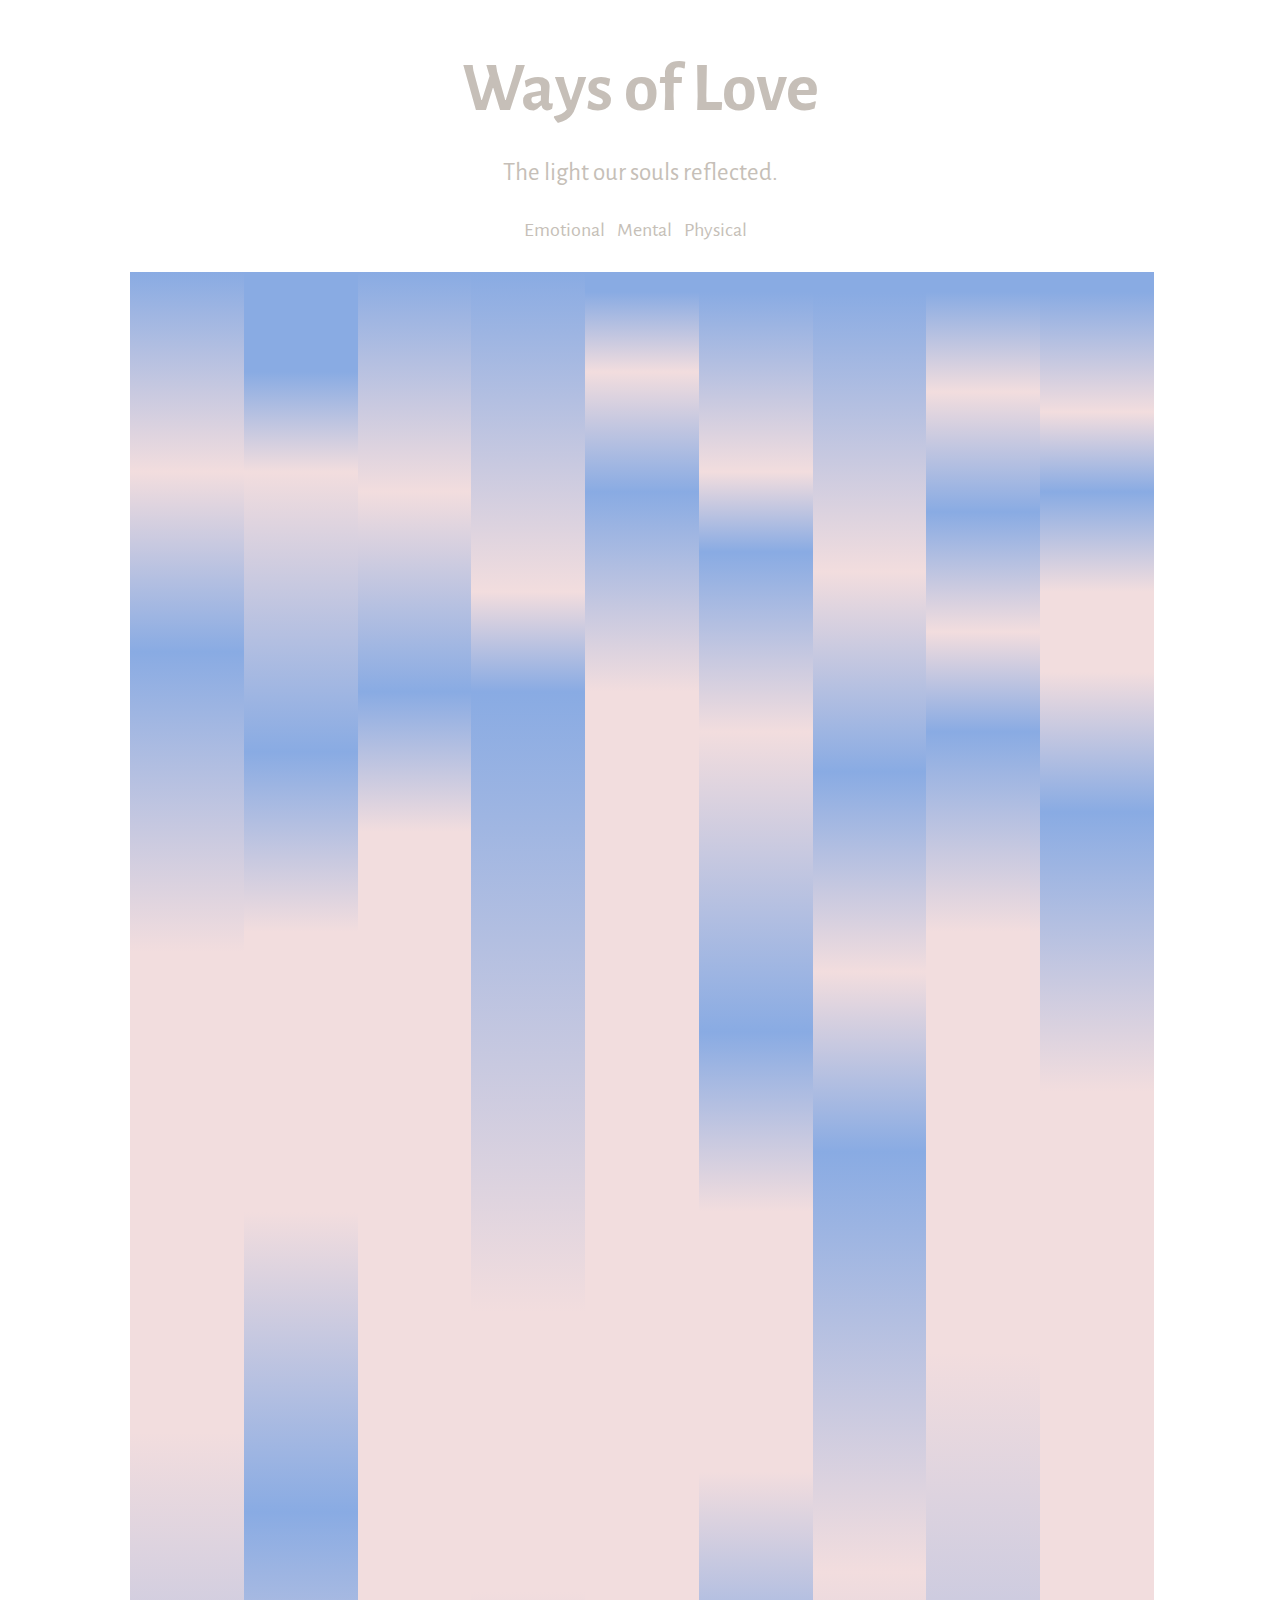
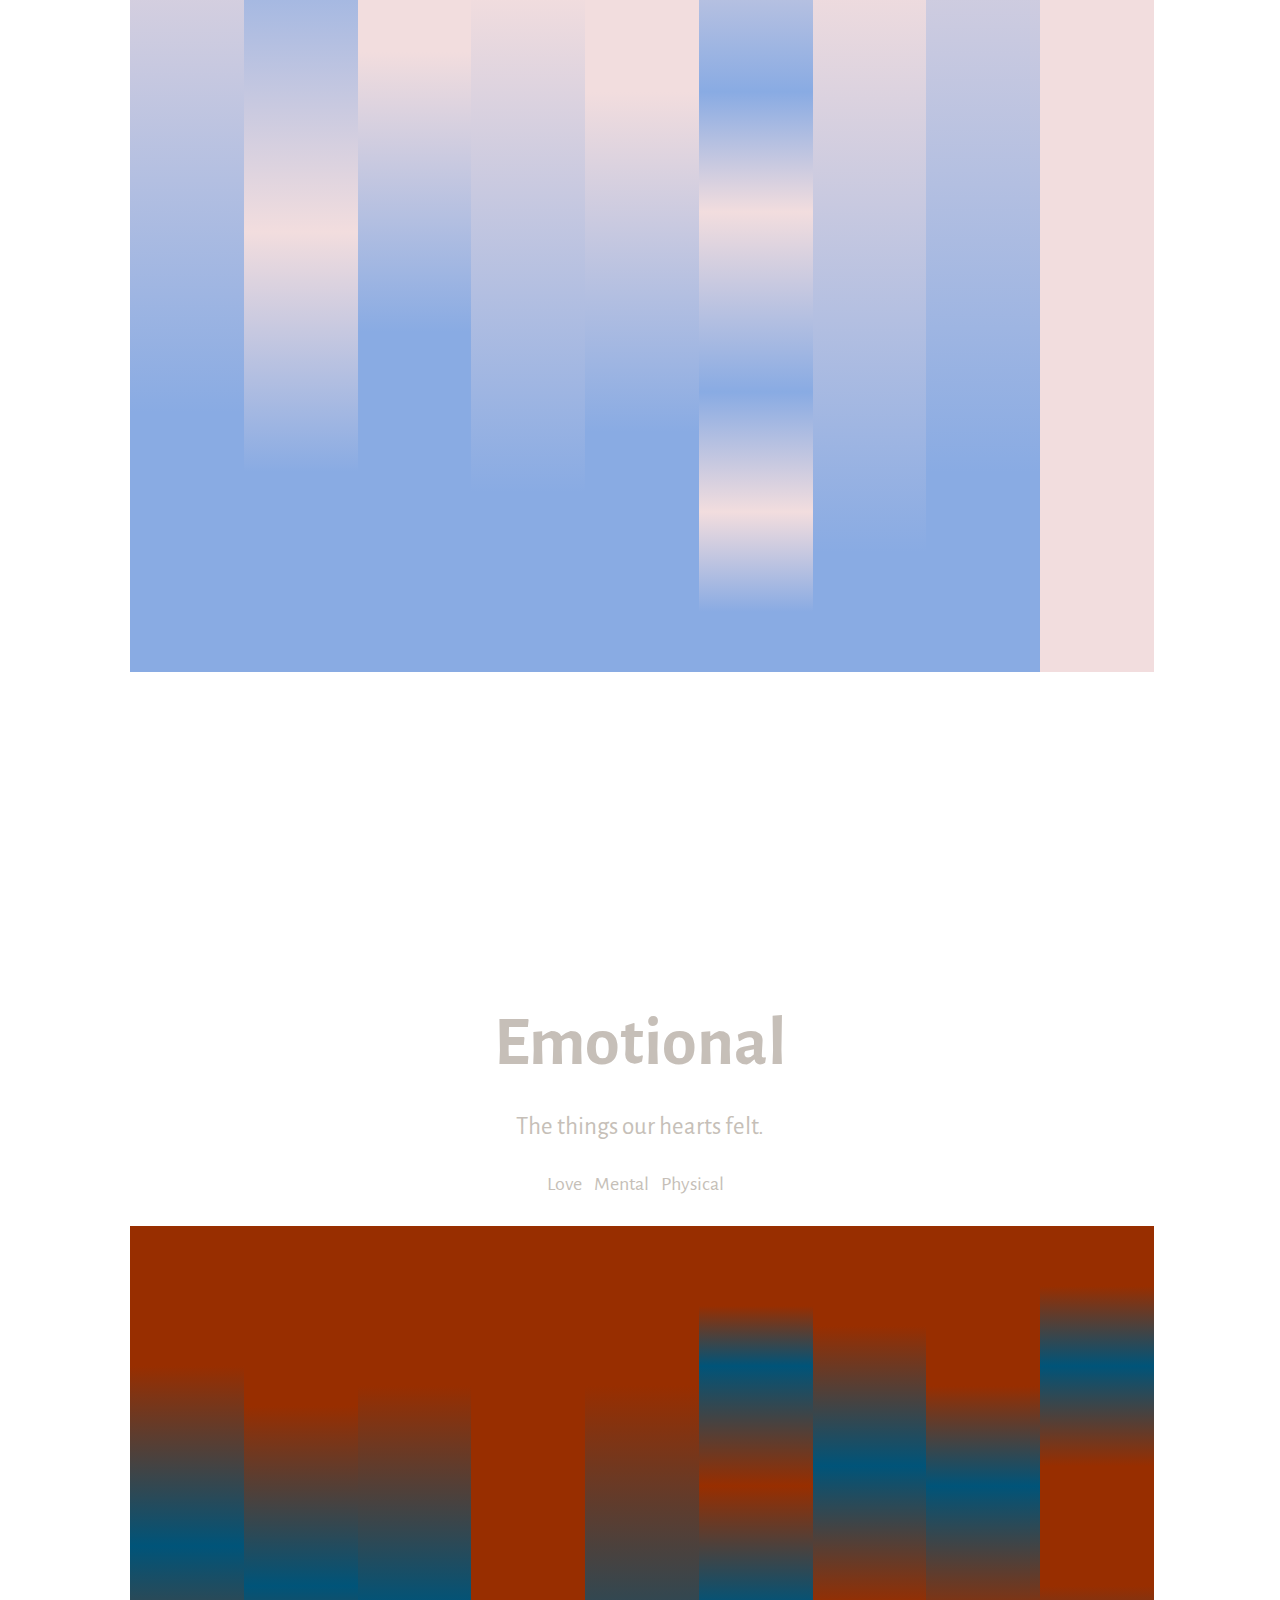
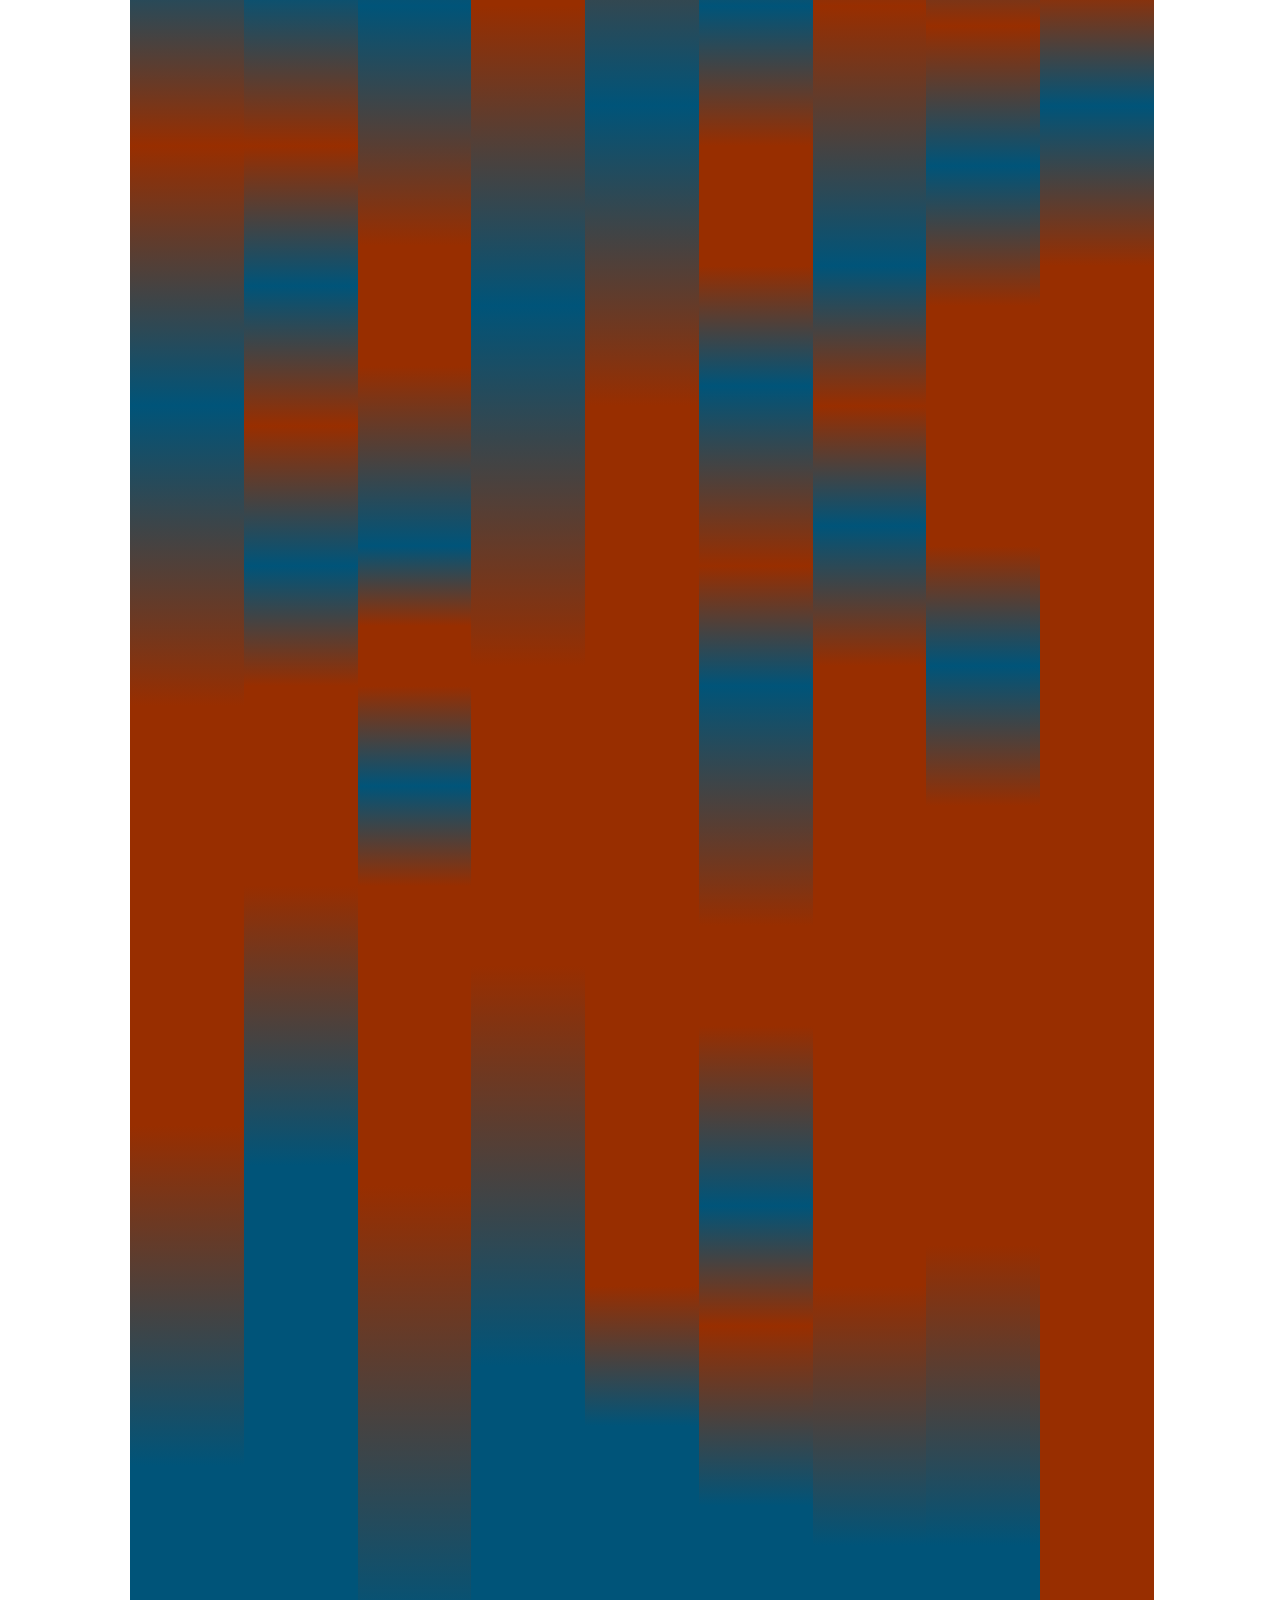
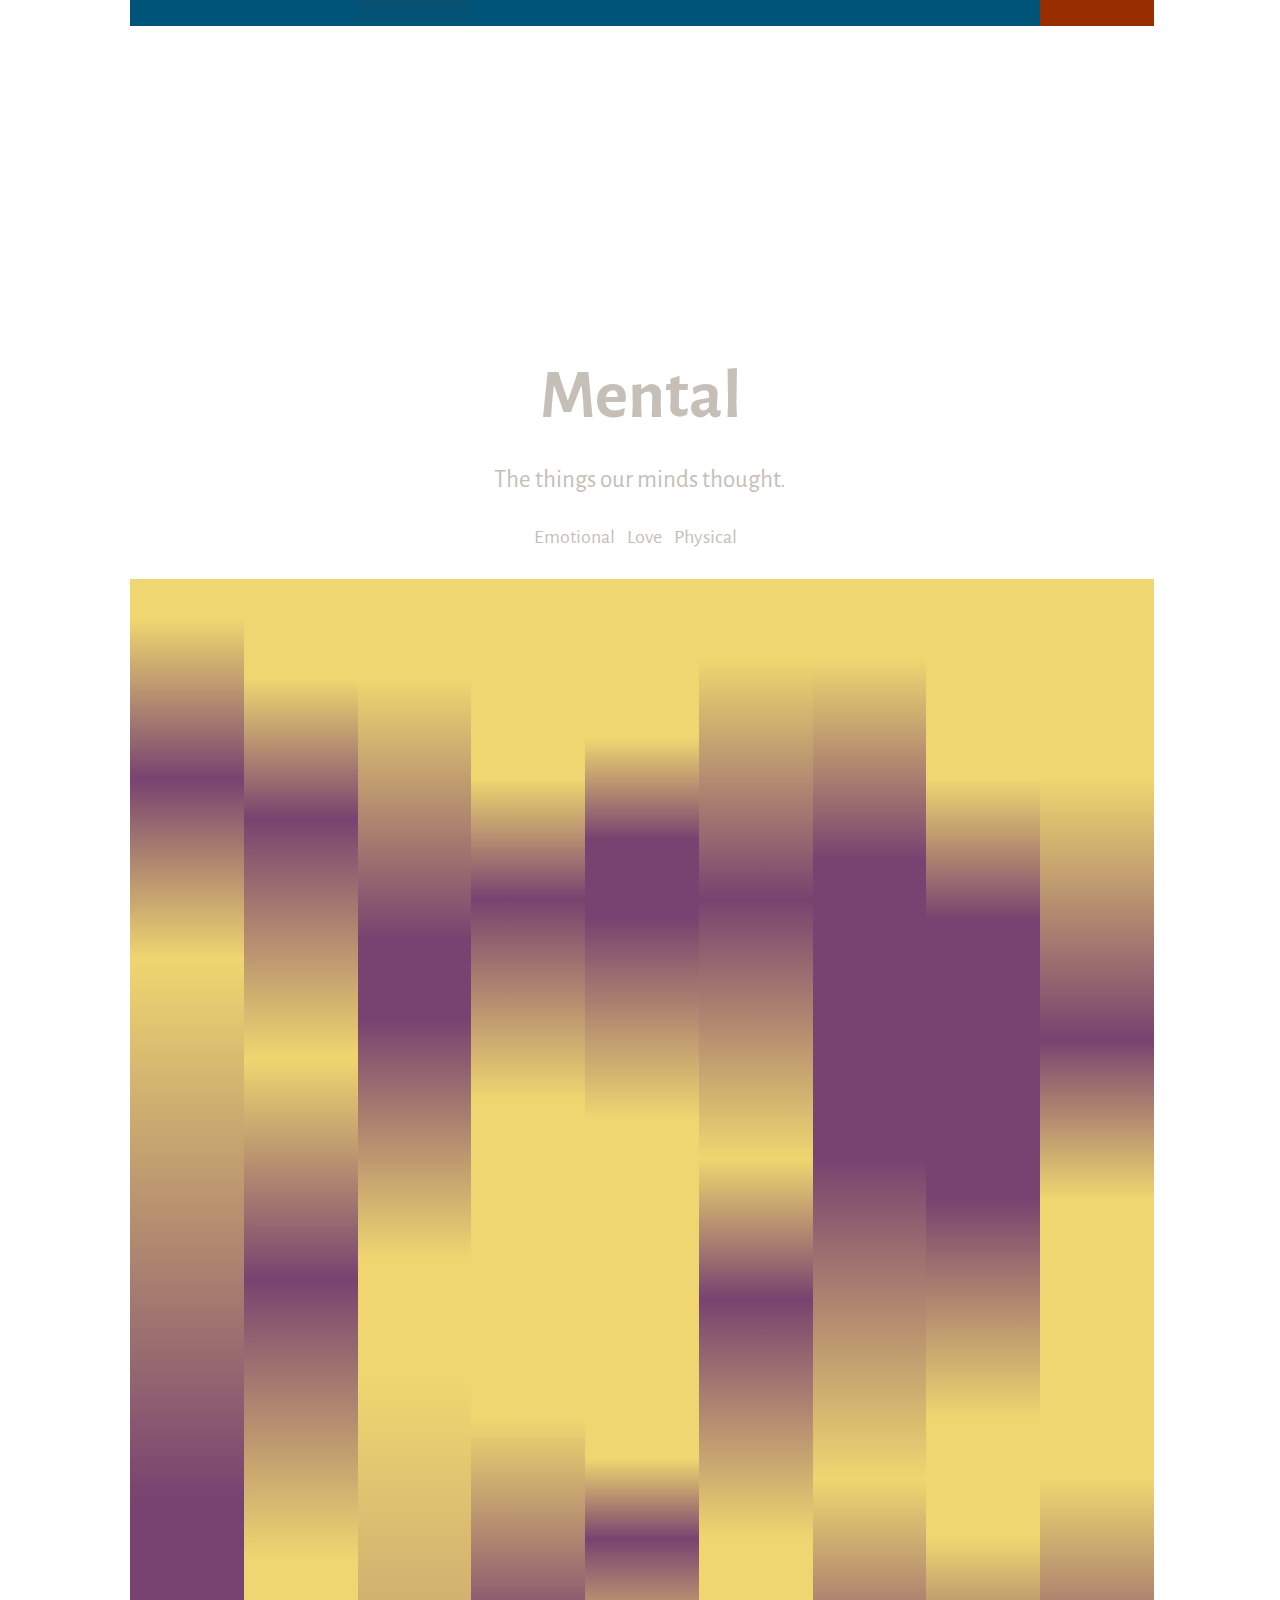
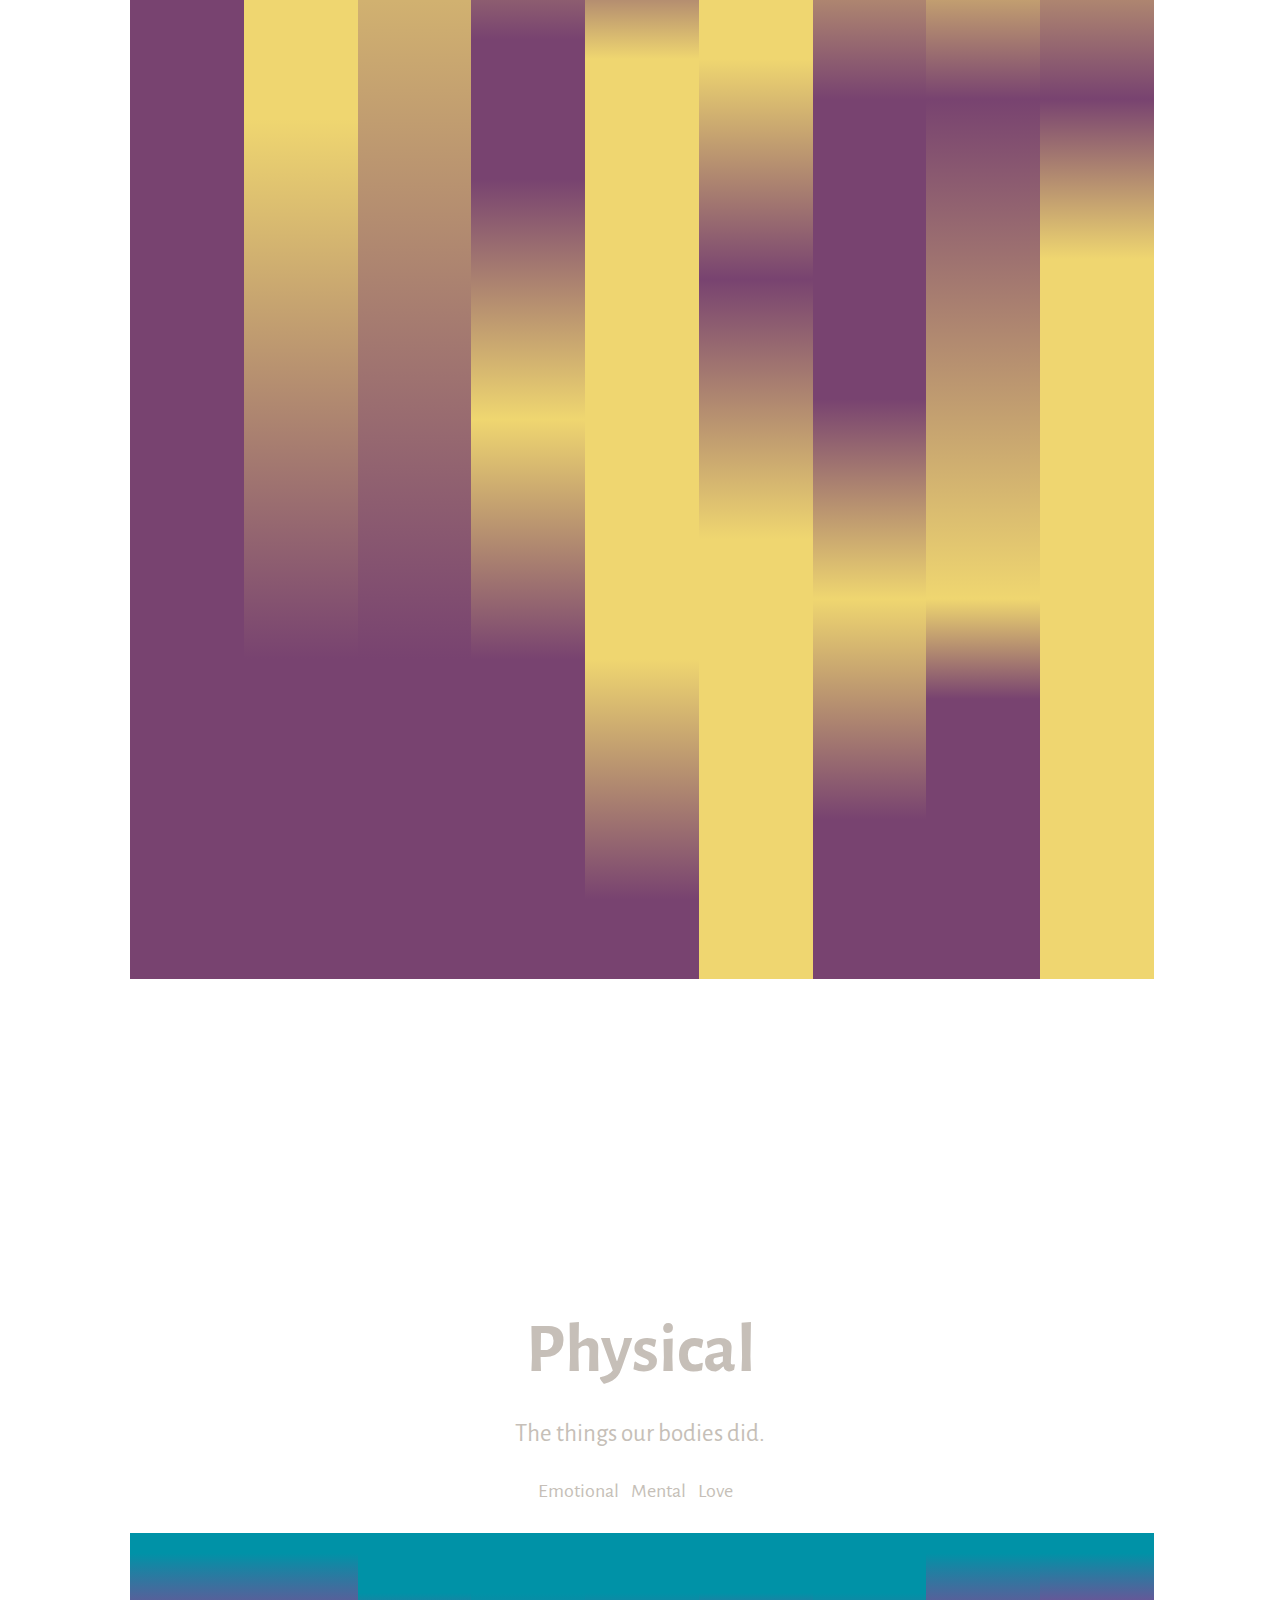
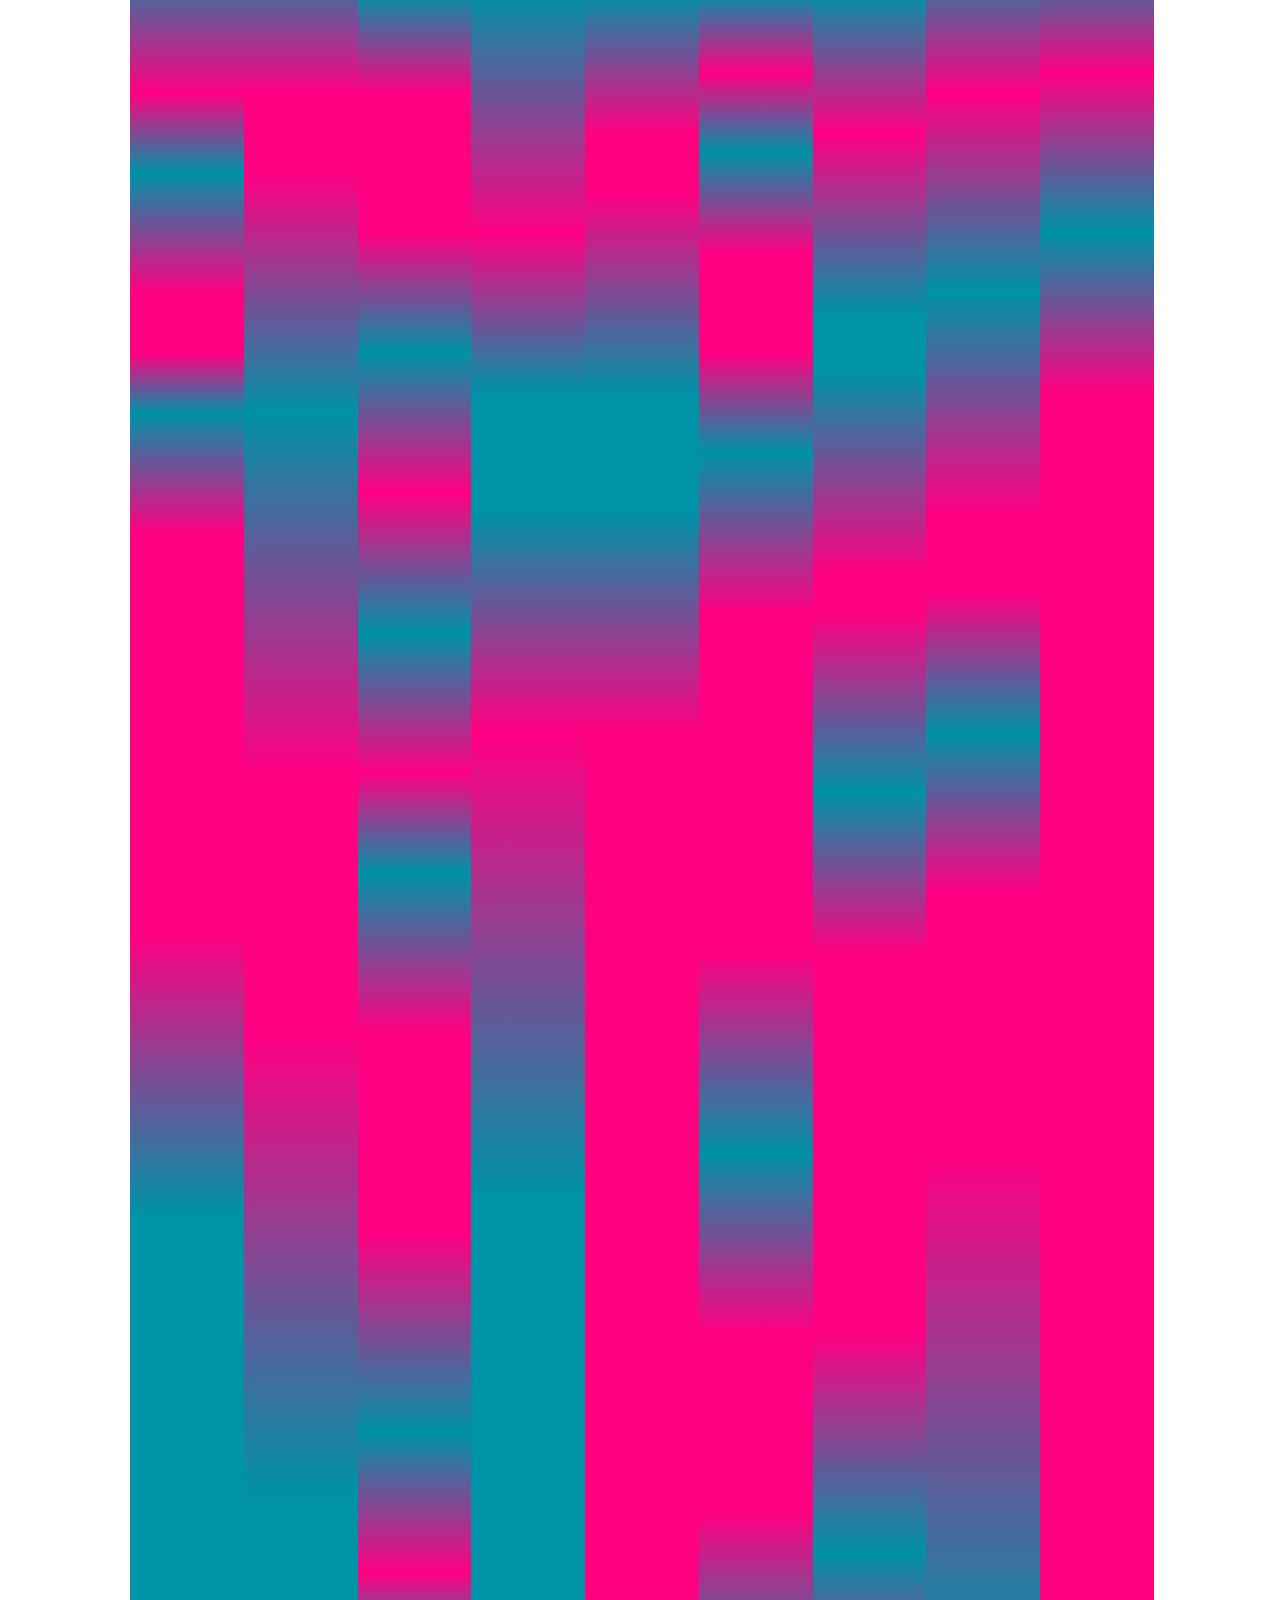
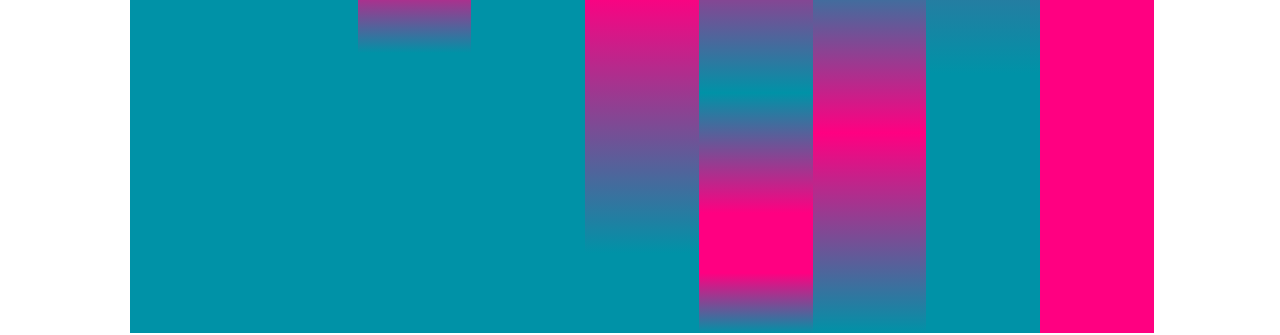
<file: project1/index 3.html>
<!DOCTYPE html>
<html>
<head> <title> Ways of Love </title>
	<meta name="viewport" content="width=device-width, initial-scale=1, maximum-scale=1">
	<link href='https://fonts.googleapis.com/css?family=Alegreya+Sans:100' rel='stylesheet' type='text/css'>
</head>

	<body>
		<center>
				<div class="title"> 
					<h1><a name="love">Ways of Love </a></h1>
					<div class="title sub">The light our souls reflected. <br><br>
						<div class="title jumps">
							<a href="#emotion">Emotional</a> &nbsp;&nbsp;
							<a href="#mental">Mental</a> &nbsp;&nbsp;
							<a href="#physical">Physical</a> &nbsp;&nbsp;
						</div>

					</div>
				</div>
		
			<div class="relation one"> </div>
			<div class="relation two"> </div>
			<div class="relation three"> </div>
			<div class="relation four"> </div>
			<div class="relation five"> </div>
			<div class="relation six"> </div>
			<div class="relation seven"> </div>
			<div class="relation eight"> </div>
			<div class="relation nine"> </div>
		
		</center>
		<br><br><br><br><br><br><br><br><br><br><br><br><br><br><br><br>

		<center>
			<div class="title"> 
				<h1><a name="emotion">Emotional </a></h1>
				<div class="title sub"> The things our hearts felt.<br><br>
					<div class="title jumps">
						<a href="#love">Love</a> &nbsp;&nbsp;
						<a href="#mental">Mental</a> &nbsp;&nbsp;
						<a href="#physical">Physical</a> &nbsp;&nbsp;
					</div>
				</div>
			</div>

			<div class="relation ten"> </div>
			<div class="relation eleven"> </div>
			<div class="relation twelve"> </div>
			<div class="relation thirteen"> </div>
			<div class="relation fourteen"> </div>
			<div class="relation fifteen"> </div>
			<div class="relation sixteen"> </div>
			<div class="relation seventeen"> </div>
			<div class="relation eighteen"> </div>
		
		</center>
		<br><br><br><br><br><br><br><br><br><br><br><br><br><br><br><br>
		<center>
			<div class="title"> 
				<h1><a name="mental">Mental</a></h1>
				<div class="title sub">The things our minds thought. <br><br>
					<div class="title jumps">
						<a href="#emotion">Emotional</a> &nbsp;&nbsp;
						<a href="#love">Love</a> &nbsp;&nbsp;
						<a href="#physical">Physical</a> &nbsp;&nbsp;
					</div>
				</div>
			</div>

			<div class="relation nineteen"> </div>
			<div class="relation twenty"> </div>
			<div class="relation twentyone"> </div>
			<div class="relation twentytwo"> </div>
			<div class="relation twentythree"> </div>
			<div class="relation twentyfour"> </div>
			<div class="relation twentyfive"> </div>
			<div class="relation twentysix"> </div>
			<div class="relation twentyseven"> </div>
		
		</center>

		<br><br><br><br><br><br><br><br><br><br><br><br><br><br><br><br>
		<center>
			<div class="title"> 
				<h1><a name="physical">Physical</a></h1>
				<div class="title sub">The things our bodies did. <br><br>
					<div class="title jumps">
						<a href="#emotion">Emotional</a> &nbsp;&nbsp;
						<a href="#mental">Mental</a> &nbsp;&nbsp;
						<a href="#love">Love</a> &nbsp;&nbsp;
					</div>
				</div>
			</div>

			<div class="relation twentyeight"> </div>
			<div class="relation twentynine"> </div>
			<div class="relation thirty"> </div>
			<div class="relation thirtyone"> </div>
			<div class="relation thirtytwo"> </div>
			<div class="relation thirtythree"> </div>
			<div class="relation thirtyfour"> </div>
			<div class="relation thirtyfive"> </div>
			<div class="relation thirtysix"> </div>
		
		</center>







	</body>

	<style>
	/*body and titles*/
	html{
		background-color: white;

	}
	.title{
		font-family: 'Alegreya Sans', sans-serif;
		display:block;
		position:relative;
		color:#c6bfb8;
		font-size: 35px;
		
	}
	.sub{
		top:-20px;
		font-size: 25px;
	}

	.jumps{
		text-decoration: none;
		color: #c6bfb8;
		font-size: 20px;
	}
	a{
		text-decoration: none;
		color: #c6bfb8;
	}




	/*div columns*/
	.relation{
		display: inline-block;
		position: relative;
		width: 9%;
		height: 2000px;
		background-color: black;
		top:10px;
		margin-right:-4px;

	}
	.one{
		background: -moz-linear-gradient(top, #89abe3 0%, #f2ddde 10%, #89abe3 19%, #f2ddde 34%, #f2ddde 58%, #89abe3 87%, #89abe3 100%); /* FF3.6-15 */
		background: -webkit-linear-gradient(top, #89abe3 0%,#f2ddde 10%,#89abe3 19%,#f2ddde 34%,#f2ddde 58%,#89abe3 87%,#89abe3 100%); /* Chrome10-25,Safari5.1-6 */
		background: linear-gradient(to bottom, #89abe3 0%,#f2ddde 10%,#89abe3 19%,#f2ddde 34%,#f2ddde 58%,#89abe3 87%,#89abe3 100%); /* W3C, IE10+, FF16+, Chrome26+, Opera12+, Safari7+ */
	}
	.two{
		background: -moz-linear-gradient(top, #89abe3 5%, #f2ddde 10%, #89abe3 24%, #f2ddde 33%, #f2ddde 47%, #f2ddde 47%, #89abe3 62%, #89abe3 62%, #f2ddde 78%, #89abe3 90%); /* FF3.6-15 */
		background: -webkit-linear-gradient(top, #89abe3 5%,#f2ddde 10%,#89abe3 24%,#f2ddde 33%,#f2ddde 47%,#f2ddde 47%,#89abe3 62%,#89abe3 62%,#f2ddde 78%,#89abe3 90%); /* Chrome10-25,Safari5.1-6 */
		background: linear-gradient(to bottom, #89abe3 5%,#f2ddde 10%,#89abe3 24%,#f2ddde 33%,#f2ddde 47%,#f2ddde 47%,#89abe3 62%,#89abe3 62%,#f2ddde 78%,#89abe3 90%); /* W3C, IE10+, FF16+, Chrome26+, Opera12+, Safari7+ */
	}
	.three{
		background: -moz-linear-gradient(top, #89abe3 0%, #f2ddde 11%, #89abe3 21%, #f2ddde 28%, #f2ddde 52%, #f2ddde 69%, #89abe3 83%, #89abe3 100%); /* FF3.6-15 */
		background: -webkit-linear-gradient(top, #89abe3 0%,#f2ddde 11%,#89abe3 21%,#f2ddde 28%,#f2ddde 52%,#f2ddde 69%,#89abe3 83%,#89abe3 100%); /* Chrome10-25,Safari5.1-6 */
		background: linear-gradient(to bottom, #89abe3 0%,#f2ddde 11%,#89abe3 21%,#f2ddde 28%,#f2ddde 52%,#f2ddde 69%,#89abe3 83%,#89abe3 100%); /* W3C, IE10+, FF16+, Chrome26+, Opera12+, Safari7+ */

	}
	.four{
		background: -moz-linear-gradient(top, #89abe3 0%, #f2ddde 16%, #f2ddde 16%, #89abe3 21%, #f2ddde 52%, #f2ddde 66%, #89abe3 91%, #89abe3 100%); /* FF3.6-15 */
		background: -webkit-linear-gradient(top, #89abe3 0%,#f2ddde 16%,#f2ddde 16%,#89abe3 21%,#f2ddde 52%,#f2ddde 66%,#89abe3 91%,#89abe3 100%); /* Chrome10-25,Safari5.1-6 */
		background: linear-gradient(to bottom, #89abe3 0%,#f2ddde 16%,#f2ddde 16%,#89abe3 21%,#f2ddde 52%,#f2ddde 66%,#89abe3 91%,#89abe3 100%); /* W3C, IE10+, FF16+, Chrome26+, Opera12+, Safari7+ */

	}
	.five{
		background: -moz-linear-gradient(top, #89abe3 1%, #f2ddde 5%, #89abe3 11%, #f2ddde 21%, #f2ddde 71%, #89abe3 88%, #89abe3 97%); /* FF3.6-15 */
		background: -webkit-linear-gradient(top, #89abe3 1%,#f2ddde 5%,#89abe3 11%,#f2ddde 21%,#f2ddde 71%,#89abe3 88%,#89abe3 97%); /* Chrome10-25,Safari5.1-6 */
		background: linear-gradient(to bottom, #89abe3 1%,#f2ddde 5%,#89abe3 11%,#f2ddde 21%,#f2ddde 71%,#89abe3 88%,#89abe3 97%); /* W3C, IE10+, FF16+, Chrome26+, Opera12+, Safari7+ */
	}
	.six{
		background: -moz-linear-gradient(top, #89abe3 1%, #f2ddde 10%, #89abe3 14%, #f2ddde 23%, #89abe3 38%, #f2ddde 47%, #f2ddde 60%, #89abe3 71%, #f2ddde 77%, #89abe3 86%, #f2ddde 92%, #89abe3 97%); /* FF3.6-15 */
		background: -webkit-linear-gradient(top, #89abe3 1%,#f2ddde 10%,#89abe3 14%,#f2ddde 23%,#89abe3 38%,#f2ddde 47%,#f2ddde 60%,#89abe3 71%,#f2ddde 77%,#89abe3 86%,#f2ddde 92%,#89abe3 97%); /* Chrome10-25,Safari5.1-6 */
		background: linear-gradient(to bottom, #89abe3 1%,#f2ddde 10%,#89abe3 14%,#f2ddde 23%,#89abe3 38%,#f2ddde 47%,#f2ddde 60%,#89abe3 71%,#f2ddde 77%,#89abe3 86%,#f2ddde 92%,#89abe3 97%); /* W3C, IE10+, FF16+, Chrome26+, Opera12+, Safari7+ */
	}
	.seven{
		background: -moz-linear-gradient(top, #89abe3 1%, #f2ddde 15%, #89abe3 25%, #f2ddde 35%, #89abe3 44%, #f2ddde 65%, #89abe3 94%); /* FF3.6-15 */
		background: -webkit-linear-gradient(top, #89abe3 1%,#f2ddde 15%,#89abe3 25%,#f2ddde 35%,#89abe3 44%,#f2ddde 65%,#89abe3 94%); /* Chrome10-25,Safari5.1-6 */
		background: linear-gradient(to bottom, #89abe3 1%,#f2ddde 15%,#89abe3 25%,#f2ddde 35%,#89abe3 44%,#f2ddde 65%,#89abe3 94%); /* W3C, IE10+, FF16+, Chrome26+, Opera12+, Safari7+ */
	}
	.eight{
		background: -moz-linear-gradient(top, #89abe3 1%, #f2ddde 6%, #89abe3 12%, #f2ddde 18%, #89abe3 23%, #f2ddde 33%, #f2ddde 54%, #89abe3 90%); /* FF3.6-15 */
		background: -webkit-linear-gradient(top, #89abe3 1%,#f2ddde 6%,#89abe3 12%,#f2ddde 18%,#89abe3 23%,#f2ddde 33%,#f2ddde 54%,#89abe3 90%); /* Chrome10-25,Safari5.1-6 */
		background: linear-gradient(to bottom, #89abe3 1%,#f2ddde 6%,#89abe3 12%,#f2ddde 18%,#89abe3 23%,#f2ddde 33%,#f2ddde 54%,#89abe3 90%); /* W3C, IE10+, FF16+, Chrome26+, Opera12+, Safari7+ */
	}
	.nine{
		background: -moz-linear-gradient(top, #89abe3 1%, #f2ddde 7%, #89abe3 11%, #f2ddde 16%, #f2ddde 20%, #89abe3 27%, #f2ddde 41%, #f2ddde 58%); /* FF3.6-15 */
		background: -webkit-linear-gradient(top, #89abe3 1%,#f2ddde 7%,#89abe3 11%,#f2ddde 16%,#f2ddde 20%,#89abe3 27%,#f2ddde 41%,#f2ddde 58%); /* Chrome10-25,Safari5.1-6 */
		background: linear-gradient(to bottom, #89abe3 1%,#f2ddde 7%,#89abe3 11%,#f2ddde 16%,#f2ddde 20%,#89abe3 27%,#f2ddde 41%,#f2ddde 58%); /* W3C, IE10+, FF16+, Chrome26+, Opera12+, Safari7+ */
	}
	/*emotional*/
	.ten{
		background: -moz-linear-gradient(top, #982e00 0%, #982e00 7%, #005479 16%, #982e00 26%, #005479 39%, #982e00 54%, #982e00 75%, #005479 92%, #005479 100%); /* FF3.6-15 */
		background: -webkit-linear-gradient(top, #982e00 0%,#982e00 7%,#005479 16%,#982e00 26%,#005479 39%,#982e00 54%,#982e00 75%,#005479 92%,#005479 100%); /* Chrome10-25,Safari5.1-6 */
		background: linear-gradient(to bottom, #982e00 0%,#982e00 7%,#005479 16%,#982e00 26%,#005479 39%,#982e00 54%,#982e00 75%,#005479 92%,#005479 100%); /* W3C, IE10+, FF16+, Chrome26+, Opera12+, Safari7+ */
	}
	.eleven{
		background: -moz-linear-gradient(top, #982e00 0%, #982e00 9%, #005479 18%, #982e00 26%, #005479 33%, #982e00 40%, #005479 47%, #982e00 53%, #982e00 63%, #005479 77%, #005479 100%); /* FF3.6-15 */
		background: -webkit-linear-gradient(top, #982e00 0%,#982e00 9%,#005479 18%,#982e00 26%,#005479 33%,#982e00 40%,#005479 47%,#982e00 53%,#982e00 63%,#005479 77%,#005479 100%); /* Chrome10-25,Safari5.1-6 */
		background: linear-gradient(to bottom, #982e00 0%,#982e00 9%,#005479 18%,#982e00 26%,#005479 33%,#982e00 40%,#005479 47%,#982e00 53%,#982e00 63%,#005479 77%,#005479 100%); /* W3C, IE10+, FF16+, Chrome26+, Opera12+, Safari7+ */
	}
	.twelve{
		background: -moz-linear-gradient(top, #982e00 0%, #982e00 8%, #005479 19%, #982e00 31%, #982e00 37%, #005479 46%, #982e00 50%, #982e00 53%, #005479 58%, #982e00 63%, #982e00 78%, #982e00 78%, #005479 100%); /* FF3.6-15 */
		background: -webkit-linear-gradient(top, #982e00 0%,#982e00 8%,#005479 19%,#982e00 31%,#982e00 37%,#005479 46%,#982e00 50%,#982e00 53%,#005479 58%,#982e00 63%,#982e00 78%,#982e00 78%,#005479 100%); /* Chrome10-25,Safari5.1-6 */
		background: linear-gradient(to bottom, #982e00 0%,#982e00 8%,#005479 19%,#982e00 31%,#982e00 37%,#005479 46%,#982e00 50%,#982e00 53%,#005479 58%,#982e00 63%,#982e00 78%,#982e00 78%,#005479 100%); /* W3C, IE10+, FF16+, Chrome26+, Opera12+, Safari7+ */
	}
	.thirteen{
		background: -moz-linear-gradient(top, #982e00 0%, #982e00 19%, #005479 34%, #982e00 52%, #982e00 67%, #005479 87%, #005479 100%); /* FF3.6-15 */
		background: -webkit-linear-gradient(top, #982e00 0%,#982e00 19%,#005479 34%,#982e00 52%,#982e00 67%,#005479 87%,#005479 100%); /* Chrome10-25,Safari5.1-6 */
		background: linear-gradient(to bottom, #982e00 0%,#982e00 19%,#005479 34%,#982e00 52%,#982e00 67%,#005479 87%,#005479 100%); /* W3C, IE10+, FF16+, Chrome26+, Opera12+, Safari7+ */

	}
	.fourteen{
		background: -moz-linear-gradient(top, #982e00 0%, #982e00 8%, #005479 24%, #982e00 39%, #982e00 83%, #005479 90%, #005479 100%); /* FF3.6-15 */
		background: -webkit-linear-gradient(top, #982e00 0%,#982e00 8%,#005479 24%,#982e00 39%,#982e00 83%,#005479 90%,#005479 100%); /* Chrome10-25,Safari5.1-6 */
		background: linear-gradient(to bottom, #982e00 0%,#982e00 8%,#005479 24%,#982e00 39%,#982e00 83%,#005479 90%,#005479 100%); /* W3C, IE10+, FF16+, Chrome26+, Opera12+, Safari7+ */
	}
	.fifteen{
		background: -moz-linear-gradient(top, #982e00 0%, #982e00 4%, #005479 7%, #982e00 13%, #005479 19%, #982e00 26%, #982e00 32%, #005479 38%, #982e00 47%, #005479 53%, #982e00 65%, #982e00 70%, #005479 79%, #982e00 85%, #005479 94%, #005479 100%); /* FF3.6-15 */
		background: -webkit-linear-gradient(top, #982e00 0%,#982e00 4%,#005479 7%,#982e00 13%,#005479 19%,#982e00 26%,#982e00 32%,#005479 38%,#982e00 47%,#005479 53%,#982e00 65%,#982e00 70%,#005479 79%,#982e00 85%,#005479 94%,#005479 100%); /* Chrome10-25,Safari5.1-6 */
		background: linear-gradient(to bottom, #982e00 0%,#982e00 4%,#005479 7%,#982e00 13%,#005479 19%,#982e00 26%,#982e00 32%,#005479 38%,#982e00 47%,#005479 53%,#982e00 65%,#982e00 70%,#005479 79%,#982e00 85%,#005479 94%,#005479 100%); /* W3C, IE10+, FF16+, Chrome26+, Opera12+, Safari7+ */
	}
	.sixteen{
		background: -moz-linear-gradient(top, #982e00 0%, #982e00 5%, #005479 12%, #982e00 19%, #005479 32%, #982e00 39%, #005479 45%, #982e00 52%, #982e00 83%, #005479 96%); /* FF3.6-15 */
		background: -webkit-linear-gradient(top, #982e00 0%,#982e00 5%,#005479 12%,#982e00 19%,#005479 32%,#982e00 39%,#005479 45%,#982e00 52%,#982e00 83%,#005479 96%); /* Chrome10-25,Safari5.1-6 */
		background: linear-gradient(to bottom, #982e00 0%,#982e00 5%,#005479 12%,#982e00 19%,#005479 32%,#982e00 39%,#005479 45%,#982e00 52%,#982e00 83%,#005479 96%); /* W3C, IE10+, FF16+, Chrome26+, Opera12+, Safari7+ */
	}
	.seventeen{
		background: -moz-linear-gradient(top, #982e00 0%, #982e00 8%, #005479 13%, #982e00 20%, #005479 27%, #982e00 34%, #982e00 46%, #005479 52%, #982e00 59%, #982e00 81%, #005479 96%); /* FF3.6-15 */
		background: -webkit-linear-gradient(top, #982e00 0%,#982e00 8%,#005479 13%,#982e00 20%,#005479 27%,#982e00 34%,#982e00 46%,#005479 52%,#982e00 59%,#982e00 81%,#005479 96%); /* Chrome10-25,Safari5.1-6 */
		background: linear-gradient(to bottom, #982e00 0%,#982e00 8%,#005479 13%,#982e00 20%,#005479 27%,#982e00 34%,#982e00 46%,#005479 52%,#982e00 59%,#982e00 81%,#005479 96%); /* W3C, IE10+, FF16+, Chrome26+, Opera12+, Safari7+ */
	}
	.eighteen{
		background: -moz-linear-gradient(top, #982e00 0%, #982e00 3%, #005479 7%, #982e00 12%, #982e00 18%, #005479 24%, #982e00 32%); /* FF3.6-15 */
		background: -webkit-linear-gradient(top, #982e00 0%,#982e00 3%,#005479 7%,#982e00 12%,#982e00 18%,#005479 24%,#982e00 32%); /* Chrome10-25,Safari5.1-6 */
		background: linear-gradient(to bottom, #982e00 0%,#982e00 3%,#005479 7%,#982e00 12%,#982e00 18%,#005479 24%,#982e00 32%); /* W3C, IE10+, FF16+, Chrome26+, Opera12+, Safari7+ */
	}
	/*mental*/
	.nineteen{
		background: -moz-linear-gradient(top, #efd670 2%, #784370 10%, #efd670 19%, #784370 46%, #784370 46%, #784370 84%); /* FF3.6-15 */
		background: -webkit-linear-gradient(top, #efd670 2%,#784370 10%,#efd670 19%,#784370 46%,#784370 46%,#784370 84%); /* Chrome10-25,Safari5.1-6 */
		background: linear-gradient(to bottom, #efd670 2%,#784370 10%,#efd670 19%,#784370 46%,#784370 46%,#784370 84%); /* W3C, IE10+, FF16+, Chrome26+, Opera12+, Safari7+ */
	}
	.twenty{
		background: -moz-linear-gradient(top, #efd670 5%, #784370 12%, #efd670 24%, #784370 35%, #efd670 49%, #efd670 57%, #784370 84%); /* FF3.6-15 */
		background: -webkit-linear-gradient(top, #efd670 5%,#784370 12%,#efd670 24%,#784370 35%,#efd670 49%,#efd670 57%,#784370 84%); /* Chrome10-25,Safari5.1-6 */
		background: linear-gradient(to bottom, #efd670 5%,#784370 12%,#efd670 24%,#784370 35%,#efd670 49%,#efd670 57%,#784370 84%); /* W3C, IE10+, FF16+, Chrome26+, Opera12+, Safari7+ */
	}
	.twentyone{
		background: -moz-linear-gradient(top, #efd670 5%, #784370 18%, #784370 22%, #efd670 34%, #efd670 40%, #784370 84%); /* FF3.6-15 */
		background: -webkit-linear-gradient(top, #efd670 5%,#784370 18%,#784370 22%,#efd670 34%,#efd670 40%,#784370 84%); /* Chrome10-25,Safari5.1-6 */
		background: linear-gradient(to bottom, #efd670 5%,#784370 18%,#784370 22%,#efd670 34%,#efd670 40%,#784370 84%); /* W3C, IE10+, FF16+, Chrome26+, Opera12+, Safari7+ */
	}
	.twentytwo{
		background: -moz-linear-gradient(top, #efd670 2%, #efd670 10%, #784370 16%, #efd670 26%, #efd670 42%, #784370 53%, #784370 60%, #efd670 72%, #784370 84%); /* FF3.6-15 */
		background: -webkit-linear-gradient(top, #efd670 2%,#efd670 10%,#784370 16%,#efd670 26%,#efd670 42%,#784370 53%,#784370 60%,#efd670 72%,#784370 84%); /* Chrome10-25,Safari5.1-6 */
		background: linear-gradient(to bottom, #efd670 2%,#efd670 10%,#784370 16%,#efd670 26%,#efd670 42%,#784370 53%,#784370 60%,#efd670 72%,#784370 84%); /* W3C, IE10+, FF16+, Chrome26+, Opera12+, Safari7+ */
	}
	.twentythree{
		background: -moz-linear-gradient(top, #efd670 2%, #efd670 8%, #784370 13%, #784370 17%, #efd670 27%, #efd670 44%, #784370 48%, #efd670 54%, #efd670 84%, #784370 96%); /* FF3.6-15 */
		background: -webkit-linear-gradient(top, #efd670 2%,#efd670 8%,#784370 13%,#784370 17%,#efd670 27%,#efd670 44%,#784370 48%,#efd670 54%,#efd670 84%,#784370 96%); /* Chrome10-25,Safari5.1-6 */
		background: linear-gradient(to bottom, #efd670 2%,#efd670 8%,#784370 13%,#784370 17%,#efd670 27%,#efd670 44%,#784370 48%,#efd670 54%,#efd670 84%,#784370 96%); /* W3C, IE10+, FF16+, Chrome26+, Opera12+, Safari7+ */
	}
	.twentyfour{
		background: -moz-linear-gradient(top, #efd670 2%, #efd670 4%, #784370 16%, #efd670 29%, #784370 36%, #784370 36%, #efd670 48%, #efd670 54%, #784370 65%, #efd670 78%, #efd670 100%, #784370 100%, #efd670 100%); /* FF3.6-15 */
		background: -webkit-linear-gradient(top, #efd670 2%,#efd670 4%,#784370 16%,#efd670 29%,#784370 36%,#784370 36%,#efd670 48%,#efd670 54%,#784370 65%,#efd670 78%,#efd670 100%,#784370 100%,#efd670 100%); /* Chrome10-25,Safari5.1-6 */
		background: linear-gradient(to bottom, #efd670 2%,#efd670 4%,#784370 16%,#efd670 29%,#784370 36%,#784370 36%,#efd670 48%,#efd670 54%,#784370 65%,#efd670 78%,#efd670 100%,#784370 100%,#efd670 100%); /* W3C, IE10+, FF16+, Chrome26+, Opera12+, Safari7+ */
	}
	.twentyfive{
		background: -moz-linear-gradient(top, #efd670 4%, #784370 14%, #784370 29%, #efd670 45%, #784370 56%, #784370 71%, #efd670 81%, #784370 92%); /* FF3.6-15 */
		background: -webkit-linear-gradient(top, #efd670 4%,#784370 14%,#784370 29%,#efd670 45%,#784370 56%,#784370 71%,#efd670 81%,#784370 92%); /* Chrome10-25,Safari5.1-6 */
		background: linear-gradient(to bottom, #efd670 4%,#784370 14%,#784370 29%,#efd670 45%,#784370 56%,#784370 71%,#efd670 81%,#784370 92%); /* W3C, IE10+, FF16+, Chrome26+, Opera12+, Safari7+ */
	}
	.twentysix{
		background: -moz-linear-gradient(top, #efd670 10%, #784370 17%, #784370 31%, #efd670 42%, #efd670 48%, #784370 56%, #efd670 81%, #784370 86%); /* FF3.6-15 */
		background: -webkit-linear-gradient(top, #efd670 10%,#784370 17%,#784370 31%,#efd670 42%,#efd670 48%,#784370 56%,#efd670 81%,#784370 86%); /* Chrome10-25,Safari5.1-6 */
		background: linear-gradient(to bottom, #efd670 10%,#784370 17%,#784370 31%,#efd670 42%,#efd670 48%,#784370 56%,#efd670 81%,#784370 86%); /* W3C, IE10+, FF16+, Chrome26+, Opera12+, Safari7+ */
	}
	.twentyseven{
		background: -moz-linear-gradient(top, #efd670 10%, #784370 23%, #efd670 31%, #efd670 45%, #784370 56%, #efd670 64%, #efd670 100%, #784370 100%); /* FF3.6-15 */
		background: -webkit-linear-gradient(top, #efd670 10%,#784370 23%,#efd670 31%,#efd670 45%,#784370 56%,#efd670 64%,#efd670 100%,#784370 100%); /* Chrome10-25,Safari5.1-6 */
		background: linear-gradient(to bottom, #efd670 10%,#784370 23%,#efd670 31%,#efd670 45%,#784370 56%,#efd670 64%,#efd670 100%,#784370 100%); /* W3C, IE10+, FF16+, Chrome26+, Opera12+, Safari7+ */
	}

	/*physical*/
	.twentyeight{
		background: -moz-linear-gradient(top, #0092a7 1%, #0092a7 1%, #ff0081 8%, #0092a7 12%, #ff0081 18%, #ff0081 21%, #0092a7 24%, #ff0081 30%, #ff0081 50%, #0092a7 64%, #0092a7 100%); /* FF3.6-15 */
		background: -webkit-linear-gradient(top, #0092a7 1%,#0092a7 1%,#ff0081 8%,#0092a7 12%,#ff0081 18%,#ff0081 21%,#0092a7 24%,#ff0081 30%,#ff0081 50%,#0092a7 64%,#0092a7 100%); /* Chrome10-25,Safari5.1-6 */
		background: linear-gradient(to bottom, #0092a7 1%,#0092a7 1%,#ff0081 8%,#0092a7 12%,#ff0081 18%,#ff0081 21%,#0092a7 24%,#ff0081 30%,#ff0081 50%,#0092a7 64%,#0092a7 100%); /* W3C, IE10+, FF16+, Chrome26+, Opera12+, Safari7+ */
	}
	.twentynine{
		background: -moz-linear-gradient(top, #0092a7 1%, #0092a7 1%, #ff0081 8%, #ff0081 12%, #0092a7 24%, #ff0081 42%, #ff0081 42%, #ff0081 55%, #0092a7 78%, #0092a7 100%); /* FF3.6-15 */
		background: -webkit-linear-gradient(top, #0092a7 1%,#0092a7 1%,#ff0081 8%,#ff0081 12%,#0092a7 24%,#ff0081 42%,#ff0081 42%,#ff0081 55%,#0092a7 78%,#0092a7 100%); /* Chrome10-25,Safari5.1-6 */
		background: linear-gradient(to bottom, #0092a7 1%,#0092a7 1%,#ff0081 8%,#ff0081 12%,#0092a7 24%,#ff0081 42%,#ff0081 42%,#ff0081 55%,#0092a7 78%,#0092a7 100%); /* W3C, IE10+, FF16+, Chrome26+, Opera12+, Safari7+ */
	}
	.thirty{
		background: -moz-linear-gradient(top, #0092a7 1%, #0092a7 3%, #ff0081 8%, #ff0081 15%, #0092a7 21%, #ff0081 28%, #0092a7 35%, #ff0081 42%, #0092a7 47%, #ff0081 55%, #ff0081 65%, #0092a7 75%, #ff0081 82%, #0092a7 86%, #0092a7 100%); /* FF3.6-15 */
		background: -webkit-linear-gradient(top, #0092a7 1%,#0092a7 3%,#ff0081 8%,#ff0081 15%,#0092a7 21%,#ff0081 28%,#0092a7 35%,#ff0081 42%,#0092a7 47%,#ff0081 55%,#ff0081 65%,#0092a7 75%,#ff0081 82%,#0092a7 86%,#0092a7 100%); /* Chrome10-25,Safari5.1-6 */
		background: linear-gradient(to bottom, #0092a7 1%,#0092a7 3%,#ff0081 8%,#ff0081 15%,#0092a7 21%,#ff0081 28%,#0092a7 35%,#ff0081 42%,#0092a7 47%,#ff0081 55%,#ff0081 65%,#0092a7 75%,#ff0081 82%,#0092a7 86%,#0092a7 100%); /* W3C, IE10+, FF16+, Chrome26+, Opera12+, Safari7+ */
	}
	.thirtyone{
		background: -moz-linear-gradient(top, #0092a7 1%, #0092a7 3%, #ff0081 15%, #ff0081 15%, #0092a7 23%, #0092a7 29%, #ff0081 40%, #ff0081 40%, #0092a7 63%, #0092a7 100%); /* FF3.6-15 */
		background: -webkit-linear-gradient(top, #0092a7 1%,#0092a7 3%,#ff0081 15%,#ff0081 15%,#0092a7 23%,#0092a7 29%,#ff0081 40%,#ff0081 40%,#0092a7 63%,#0092a7 100%); /* Chrome10-25,Safari5.1-6 */
		background: linear-gradient(to bottom, #0092a7 1%,#0092a7 3%,#ff0081 15%,#ff0081 15%,#0092a7 23%,#0092a7 29%,#ff0081 40%,#ff0081 40%,#0092a7 63%,#0092a7 100%); /* W3C, IE10+, FF16+, Chrome26+, Opera12+, Safari7+ */
	}
	.thirtytwo{
		background: -moz-linear-gradient(top, #0092a7 3%, #ff0081 10%, #ff0081 13%, #0092a7 23%, #0092a7 29%, #ff0081 40%, #ff0081 40%, #ff0081 83%, #0092a7 96%); /* FF3.6-15 */
		background: -webkit-linear-gradient(top, #0092a7 3%,#ff0081 10%,#ff0081 13%,#0092a7 23%,#0092a7 29%,#ff0081 40%,#ff0081 40%,#ff0081 83%,#0092a7 96%); /* Chrome10-25,Safari5.1-6 */
		background: linear-gradient(to bottom, #0092a7 3%,#ff0081 10%,#ff0081 13%,#0092a7 23%,#0092a7 29%,#ff0081 40%,#ff0081 40%,#ff0081 83%,#0092a7 96%); /* W3C, IE10+, FF16+, Chrome26+, Opera12+, Safari7+ */
	}
	.thirtythree{
		background: -moz-linear-gradient(top, #0092a7 3%, #ff0081 7%, #0092a7 11%, #ff0081 16%, #ff0081 21%, #0092a7 26%, #ff0081 34%, #ff0081 34%, #ff0081 51%, #ff0081 51%, #0092a7 61%, #ff0081 70%, #ff0081 79%, #0092a7 88%, #ff0081 94%, #ff0081 97%, #0092a7 100%); /* FF3.6-15 */
		background: -webkit-linear-gradient(top, #0092a7 3%,#ff0081 7%,#0092a7 11%,#ff0081 16%,#ff0081 21%,#0092a7 26%,#ff0081 34%,#ff0081 34%,#ff0081 51%,#ff0081 51%,#0092a7 61%,#ff0081 70%,#ff0081 79%,#0092a7 88%,#ff0081 94%,#ff0081 97%,#0092a7 100%); /* Chrome10-25,Safari5.1-6 */
		background: linear-gradient(to bottom, #0092a7 3%,#ff0081 7%,#0092a7 11%,#ff0081 16%,#ff0081 21%,#0092a7 26%,#ff0081 34%,#ff0081 34%,#ff0081 51%,#ff0081 51%,#0092a7 61%,#ff0081 70%,#ff0081 79%,#0092a7 88%,#ff0081 94%,#ff0081 97%,#0092a7 100%); /* W3C, IE10+, FF16+, Chrome26+, Opera12+, Safari7+ */
	}
	.thirtyfour{
		background: -moz-linear-gradient(top, #0092a7 3%, #ff0081 10%, #0092a7 19%, #0092a7 22%, #ff0081 32%, #ff0081 34%, #0092a7 43%, #ff0081 51%, #ff0081 51%, #ff0081 70%, #0092a7 81%, #ff0081 90%, #0092a7 100%); /* FF3.6-15 */
		background: -webkit-linear-gradient(top, #0092a7 3%,#ff0081 10%,#0092a7 19%,#0092a7 22%,#ff0081 32%,#ff0081 34%,#0092a7 43%,#ff0081 51%,#ff0081 51%,#ff0081 70%,#0092a7 81%,#ff0081 90%,#0092a7 100%); /* Chrome10-25,Safari5.1-6 */
		background: linear-gradient(to bottom, #0092a7 3%,#ff0081 10%,#0092a7 19%,#0092a7 22%,#ff0081 32%,#ff0081 34%,#0092a7 43%,#ff0081 51%,#ff0081 51%,#ff0081 70%,#0092a7 81%,#ff0081 90%,#0092a7 100%); /* W3C, IE10+, FF16+, Chrome26+, Opera12+, Safari7+ */
	}
	.thirtyfive{
		background: -moz-linear-gradient(top, #0092a7 1%, #ff0081 8%, #0092a7 18%, #ff0081 29%, #ff0081 33%, #0092a7 40%, #ff0081 48%, #ff0081 48%, #ff0081 50%, #ff0081 61%, #0092a7 87%); /* FF3.6-15 */
		background: -webkit-linear-gradient(top, #0092a7 1%,#ff0081 8%,#0092a7 18%,#ff0081 29%,#ff0081 33%,#0092a7 40%,#ff0081 48%,#ff0081 48%,#ff0081 50%,#ff0081 61%,#0092a7 87%); /* Chrome10-25,Safari5.1-6 */
		background: linear-gradient(to bottom, #0092a7 1%,#ff0081 8%,#0092a7 18%,#ff0081 29%,#ff0081 33%,#0092a7 40%,#ff0081 48%,#ff0081 48%,#ff0081 50%,#ff0081 61%,#0092a7 87%); /* W3C, IE10+, FF16+, Chrome26+, Opera12+, Safari7+ */
	}
	.thirtysix{
		background: -moz-linear-gradient(top, #0092a7 1%, #ff0081 7%, #0092a7 15%, #ff0081 23%, #ff0081 33%, #ff0081 48%, #ff0081 48%, #ff0081 50%, #ff0081 61%); /* FF3.6-15 */
		background: -webkit-linear-gradient(top, #0092a7 1%,#ff0081 7%,#0092a7 15%,#ff0081 23%,#ff0081 33%,#ff0081 48%,#ff0081 48%,#ff0081 50%,#ff0081 61%); /* Chrome10-25,Safari5.1-6 */
		background: linear-gradient(to bottom, #0092a7 1%,#ff0081 7%,#0092a7 15%,#ff0081 23%,#ff0081 33%,#ff0081 48%,#ff0081 48%,#ff0081 50%,#ff0081 61%); /* W3C, IE10+, FF16+, Chrome26+, Opera12+, Safari7+ */
	}



	/*media queries*/
	@media screen and (max-width: 1024px){
		.relation{ 
			height:1700px; 
		}


	}


	@media screen and (max-width: 768px){
		.relation{ 
			height:1400px;

	}


	@media screen and (max-width: 600px){
		.relation{ 
			height:1100px;


	}
 

	@media screen and (max-width: 480px){
		.relation{ 
			width:8%;
			height:700px;


	}


	@media screen and (max-width: 320px){
		.relation{ 
			height:400px;


	}


	</style>


</html>
</file>
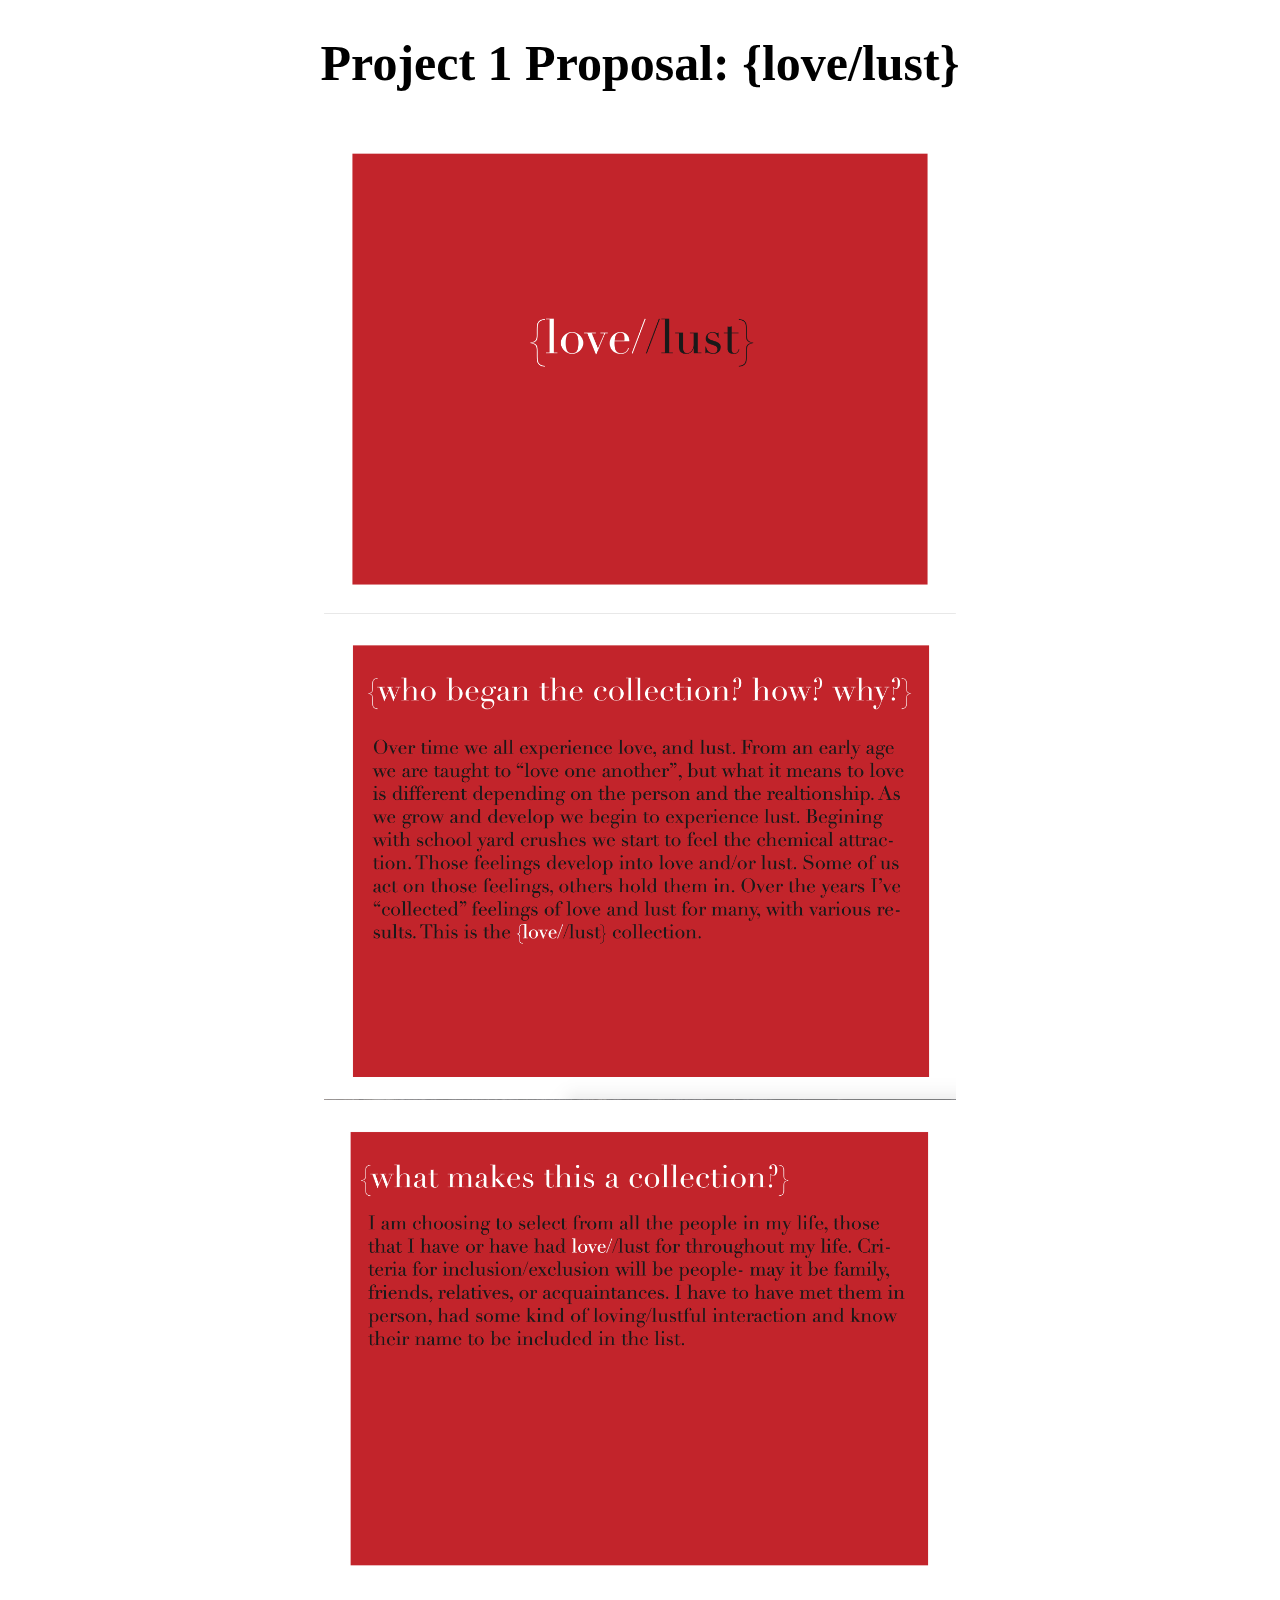
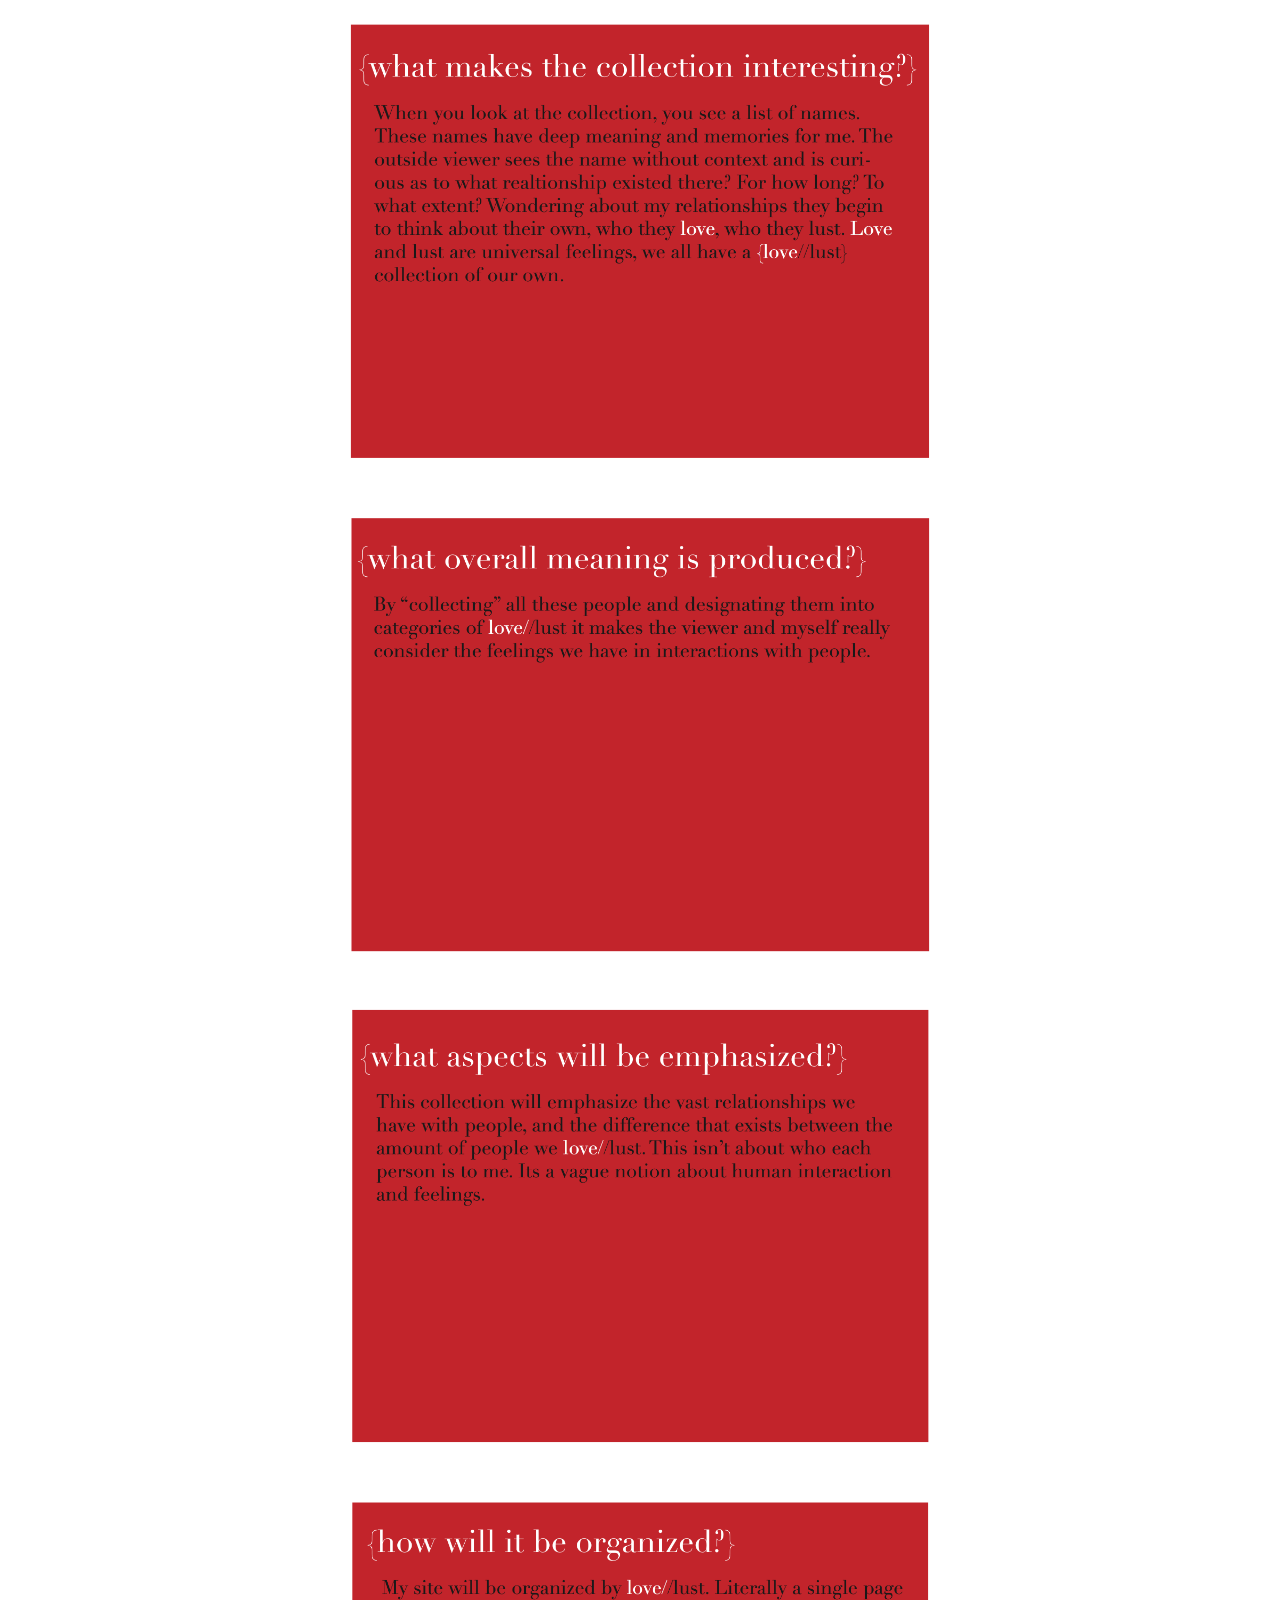
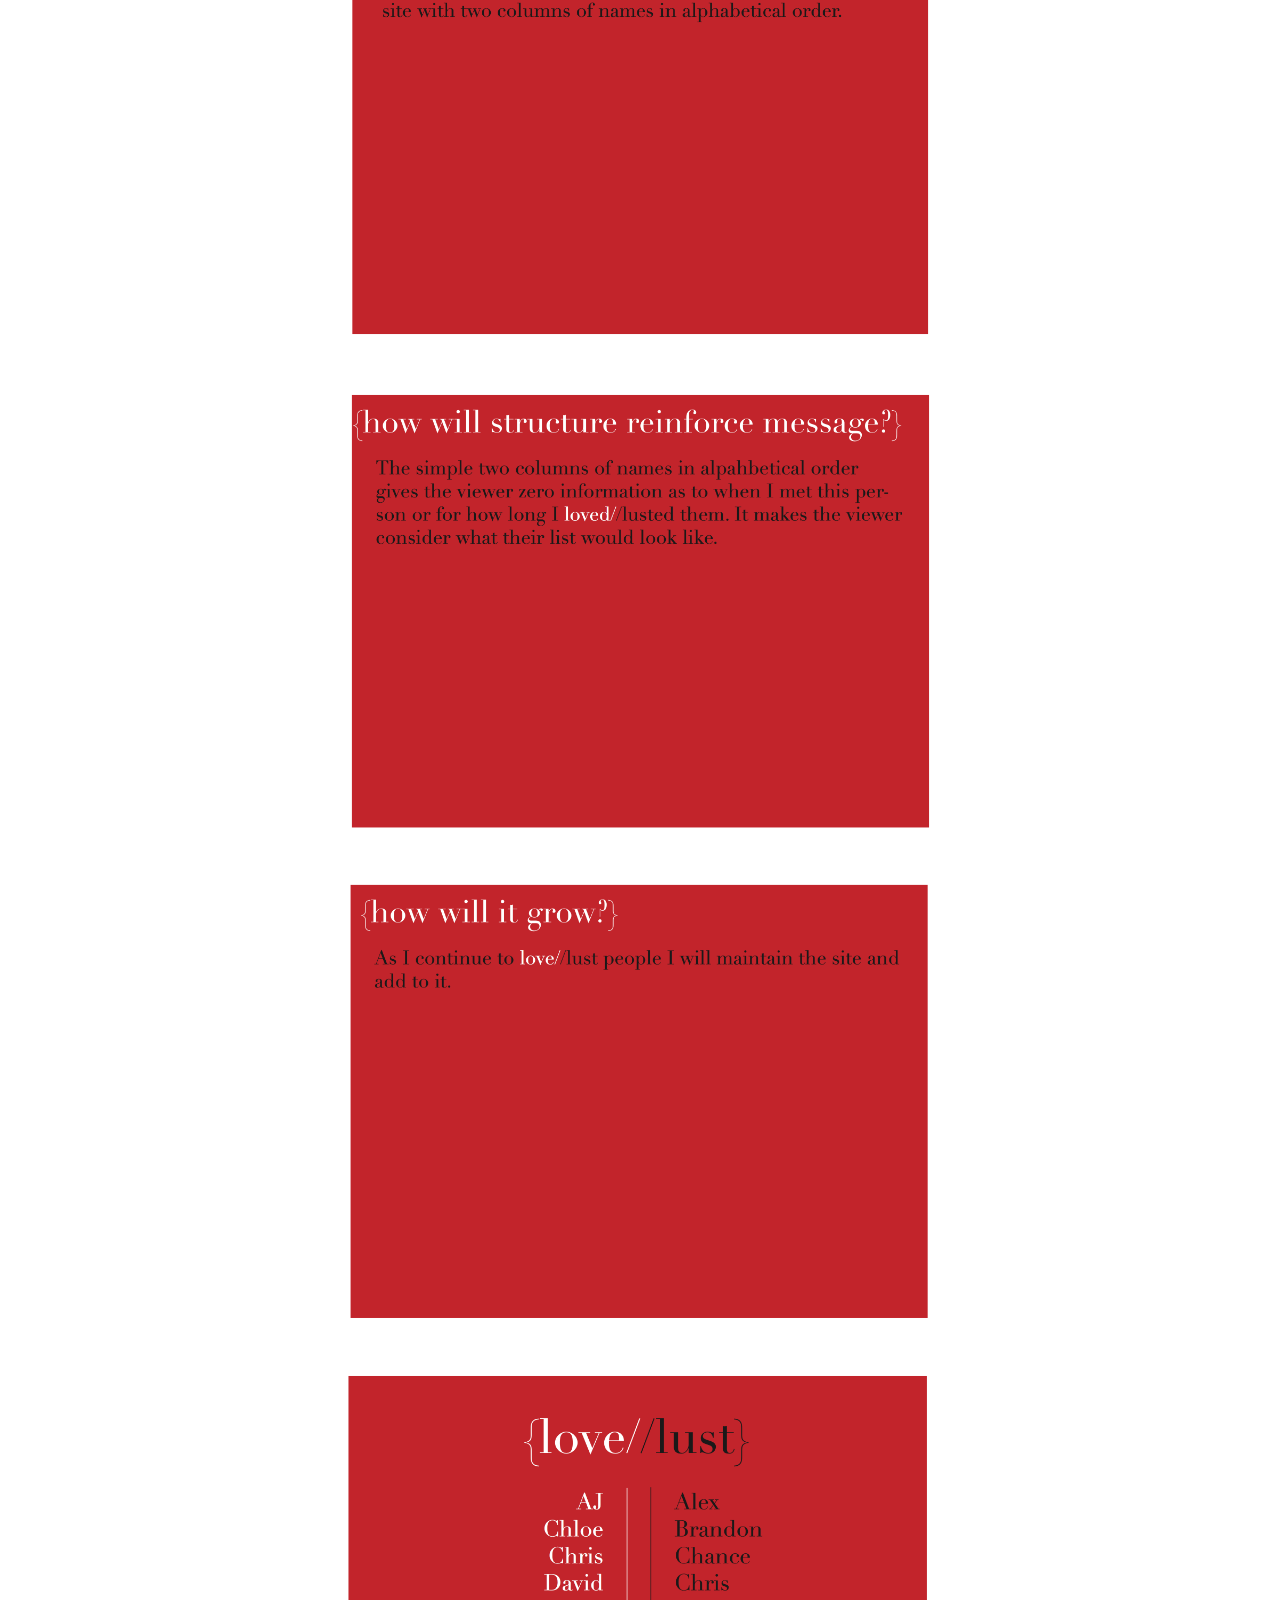
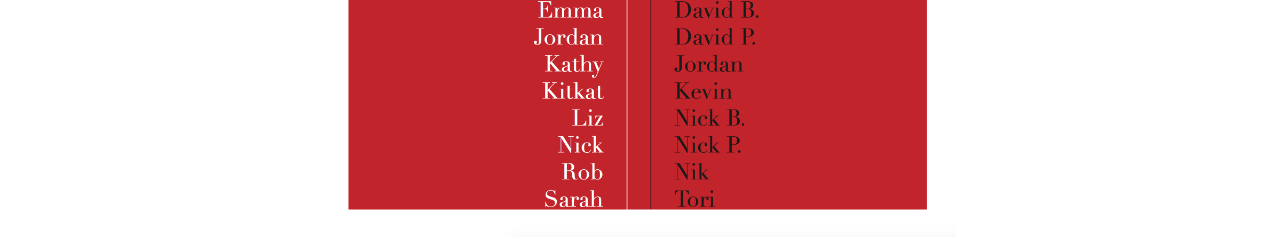
<file: project1/proposal/index5.html>
<!DOCTYPE html>
<html>
<head>
	<title>Project 1 Proposal</title>
</head>

<body>
	<center><h1> Project 1 Proposal: {love/lust} </h1>
	<div class="images">
		<img src="image1.png"><br>
		<img src="image2.png"><br>
		<img src="image3.png"><br>
		<img src="image4.png"><br>
		<img src="image5.png"><br>
		<img src="image6.png"><br>
		<img src="image7.png"><br>
		<img src="image8.png"><br>
		<img src="image9.png"><br>
		<img src="image10.png"><br>
	</div>
	</center>


</body>

<style>
h1{
	font-family: Avenir;
	font-size: 50px;
}
img{
	width:50%;
}



</style>






</html>
</file>
<file: Exercise 2/assets/css/main.css>
<style>
/*Base*/
html, body{
	height:100%;

}
body{
	background-image :url("images/image6.jpg");
}
h1{
	font-size:200px;
	font-family: 'Righteous', cursive;
  color:#ff00ff;

}
div{
	background-color: #ff00ff;
	height:100px;
	width:50px;
	display:inline-block;
	padding:20px;
}

/*Media Queries*/

@media screen and (max-width: 1024px) {

  body { background-image :url("images/image2.jpg"); }
  h1 { font-size: 150px; }

}

@media screen and (max-width: 768px) {

  body { background-image :url("images/image5.jpg"); }
  h1 { font-size: 130px; }

}

@media screen and (max-width: 600px) {

  body { background-image :url("images/image4.jpg"); }
  h1 { font-size: 100px; }

}

@media screen and (max-width: 480px) {
  
  body { background-image :url("images/image5.jpg"); }
  h1 { font-size: 70px; }
  div { display: block; }

}

@media screen and (max-width: 320px) {

  body { background-image :url("images/image6.jpg");}
  h1 { font-size: 50px; }

}
</file>
<file: whowhatwild/css/style.css>
html{
	width: 100%;
	height:100%;
}
body{
	width:100%;
	height:100%;
	background-color: black;

}


/*Spinners*/
	li, ul { padding: 0; margin:0; }
	input {
		margin: 4px 0;
		font-family: Arial, sans-serif;
		font-size: 16px;
		color: white;
		padding: 5px 4px 4px;
		height: 120px;
		width: 250px;
		background-color: black;
		border:none;
	}
	#slot li {
		font-family: Arial, sans-serif;
		font-size: 16px;
		padding: 6px 4px 6px 6px;
		line-height: normal;
		height: 30px;
		overflow: hidden;
	}
	#slot_wrapper {
		position: relative;
	}
	.jSlots-wrapper {
		margin: 4px 0;
    	overflow: hidden; /* to hide the magic */
    	height: 29px; /* whatever the height of your list items are */
    	width: 300px;
    	position: absolute;
    	top: 0px;
    	display: none;
	}
	#slot {
		display: none;
	}




/*Spinners*/




.neon{
	height: 100%;
	width:100%;
	position: absolute;
}
.blue{
	width: 98%;
	height:3000px;
	border: #6eea2d solid 6px;
	
	display: inline-block;
	position: absolute;
	border-radius: 5px;
	left:-1px;
}
.pink{
	width: 96%;
	height:2950px;
	border: #ed2c92 solid 6px;
	display: inline-block;
	position: absolute;
	margin:5px;
	border-radius: 5px;
	left:10px;
	top:10px;
}
.logo{
	display:inline-block;
	position: absolute;
	right: 300px;
	top: 30px;
	margin:0 auto;
	
}


.who{
	width:250px;
	height:200px;
	display:inline-block;
	position: absolute;
	background-color: black;
	top: 300px;
	left: 100px;
	
}


.what{
	width:250px;
	height:200px;
	display:inline-block;
	position: absolute;
	background-color: black;
	top: 300px;
	left: 450px;
	
}
.wild{
	width:250px;
	height:200px;
	display:inline-block;
	position: absolute;
	background-color: black;
	top: 300px;
	left: 775px;
}




.spinner{
	display:inline-block;
	position: absolute;
	right:100px;
	top: 200px;
}

.upload{
	display:inline-block;
	position: absolute;
	left:400px;
	top: 1300px;
}



/* Media Queries*/


@media screen and (max-width: 2600px) {


html{
	width: 1024px;
	height:100%;
}
body{
	width:1024px;
	height:100%;


}
.mid{
	width:1400px;
	height: auto;
}
.top{
	width: 750px;
	height: auto;
}


.neon{
	height: 1024px;
	width:100%;

}
.blue{
	margin:2px;
	width: 2000px;
	height:3000px;
	left:-1px;
}
.pink{
	width: 1960px;
	height:2950px;
	left:10px;
	top:10px;
	margin:5px;

}
.logo{
	left:650px;
	top: 30px;
	
}
input{
	width:350px;
	height:200px;
}
.who{
	width:350px;
	height:250px;
	top: 355px;
	left: 90px;
	
}

.what{
	width:350px;
	height:250px;
	top: 355px;
	left: 485px;
	
}
.wild{
	width:350px;
	height:250px;
	top: 355px;
	left: 870px;
}


.spinner{
	left:300px;
	top: 230px;
}

.upload{
	left:780px;
	top: 1300px;
}

}


@media screen and (max-width: 1800px) {


html{
	width: 1024px;
	height:100%;
}
body{
	width:1024px;
	height:100%;


}
.mid{
	width:1200px;
	height: auto;
}
.top{
	width: 750px;
	height: auto;
}


.neon{
	height: 1024px;
	width:100%;

}
.blue{
	margin:2px;
	width: 1760px;
	height:3000px;
	left:-1px;
}
.pink{
	width: 1720px;
	height:2950px;
	left:10px;
	top:10px;
	margin:5px;

}
.logo{
	left:500px;
	top: 30px;
	
}

input{
	width:300px;
	height:150px;
}

.who{
	width:300px;
	height:200px;
	top: 315px;
	left: 75px;
	
}


.what{
	width:300px;
	height:200px;
	top: 315px;
	left: 415px;
	
}
.wild{
	width:300px;
	height:200px;
	top: 315px;
	left: 750px;
}

.spinner{
	left:250px;
	top: 230px;
}

.upload{
	left:700px;
	top: 1300px;
}

}


@media screen and (max-width: 1666px) {


html{
	width: 1024px;
	height:100%;
}
body{
	width:1024px;
	height:100%;


}
.mid{
	width:1200px;
	height: auto;
}
.top{
	width: 750px;
	height: auto;
}


.neon{
	height: 1024px;
	width:100%;

}
.blue{
	margin:2px;
	width: 1620px;
	height:3000px;
	left:-1px;
}
.pink{
	width: 1580px;
	height:2950px;
	left:10px;
	top:10px;
	margin:5px;

}

input{
	width:250px;
	height:150px;
}

.who{
	width:250px;
	height:200px;
	top: 300px;
	left: 100px;
	
}


.what{
	width:250px;
	height:200px;
	top: 300px;
	left: 450px;
	
}
.wild{
	width:250px;
	height:200px;
	top: 300px;
	left: 775px;
}



.logo{
	left:445px;
	top: 30px;
	
}
.spinner{
	left:190px;
	top: 230px;
}

.upload{
	left:560px;
	top: 1300px;
}

}



@media screen and (max-width: 1500px) {


html{
	width: 1024px;
	height:100%;
}
body{
	width:1024px;
	height:100%;


}
.mid{
	width:1200px;
	height: auto;
}
.top{
	width: 750px;
	height: auto;
}


.neon{
	height: 1024px;
	width:100%;

}
.blue{
	margin:2px;
	width: 1460px;
	height:3000px;
	left:-1px;
}
.pink{
	width: 1420px;
	height:2950px;
	left:10px;
	top:10px;
	margin:5px;

}
.logo{
	left:365px;
	top: 30px;
	
}
input{
	width:250px;
	height:150px;
}

.who{
	width:250px;
	height:200px;
	top: 300px;
	left: 100px;
	
}


.what{
	width:250px;
	height:200px;
	top: 300px;
	left: 450px;
	
}
.wild{
	width:250px;
	height:200px;
	top: 300px;
	left: 775px;
}

.spinner{
	left:120px;
	top: 230px;
}

.upload{
	left:470px;
	top: 1300px;
}

}



@media screen and (max-width: 1345px) {


html{
	width: 1024px;
	height:100%;
}
body{
	width:1024px;
	height:100%;


}
.mid{
	width:1100px;
	height: auto;
}
.top{
	width:auto ;
	height: auto;
}

.neon{
	height: 1024px;
	width:100%;

}
.blue{
	margin:2px;
	width: 1300px;
	height:3000px;
	left:-1px;
}
.pink{
	width: 1260px;
	height:2950px;
	left:10px;
	top:10px;
	margin:5px;

}
.logo{
	left:345px;
	top: 30px;
	
}

input{
	width:250px;
	height:150px;
}

.who{
	width:250px;
	height:200px;
	top: 280px;
	left: 80px;
	
}


.what{
	width:250px;
	height:200px;
	top: 280px;
	left: 390px;
	
}
.wild{
	width:250px;
	height:200px;
	top: 280px;
	left: 700px;
}


.spinner{
	left:100px;
	top: 200px;
}

.upload{
	left:410px;
	top: 1300px;
}

}


@media screen and (max-width: 1202px) {


html{
	width: 1024px;
	height:100%;
}
body{
	width:1024px;
	height:100%;


}
.mid{
	width:auto;
	height: auto;
}
.top{
	width:auto ;
	height: auto;
}

.neon{
	height: 1024px;
	width:100%;

}
.blue{
	margin:2px;
	width: 1160px;
	height:3000px;
	left:-1px;
}
.pink{
	width: 1120px;
	height:2950px;
	left:10px;
	top:10px;
	margin:5px;

}
.logo{
	left:265px;
	top: 30px;
	
}

input{
	width:250px;
	height:150px;
}

.who{
	width:250px;
	height:200px;
	top: 260px;
	left: 80px;
	
}


.what{
	width:250px;
	height:200px;
	top: 260px;
	left: 370px;
	
}
.wild{
	width:250px;
	height:200px;
	top: 260px;
	left: 670px;
}
.spinner{
	left:50px;
	top: 200px;
}

.upload{
	left:365px;
	top: 1300px;
}

}



@media screen and (max-width: 1111px) {


html{
	width: 1024px;
	height:100%;
}
body{
	width:1024px;
	height:100%;


}
.mid{
	width:900px ;
	height: auto;
}
.top{
	width:auto ;
	height: auto;
}

.neon{
	height: 1024px;
	width:100%;

}
.blue{
	margin:2px;
	width: 1070px;
	height:3000px;
	left:-1px;
}
.pink{
	width: 1030px;
	height:2950px;
	left:10px;
	top:10px;
	margin:5px;

}
.logo{
	left:215px;
	top: 30px;
	
}

input{
	width:200px;
	height:130px;
}

.who{
	width:200px;
	height:180px;
	top: 220px;
	left: 70px;
	
}


.what{
	width:200px;
	height:180px;
	top: 220px;
	left: 320px;
	
}
.wild{
	width:200px;
	height:180px;
	top: 220px;
	left: 575px;
}




.spinner{
	left:80px;
	top: 200px;
}

.upload{
	left:315px;
	top: 1300px;
}

}

@media screen and (max-width: 1030px) {


html{
	width: 1024px;
	height:100%;
}
body{
	width:1024px;
	height:100%;


}
.mid{
	width:900px ;
	height: auto;
}

.top{
	width:auto ;
	height: auto;
}
.neon{
	height: 1024px;
	width:100%;

}
.blue{
	margin:2px;
	width: 995px;
	height:3000px;
	left:-1px;
}
.pink{
	width: 950px;
	height:2950px;
	left:10px;
	top:10px;
	margin:5px;

}
.logo{
	left:175px;
	top: 30px;
	
}
input{
	width:200px;
	height:130px;
}

.who{
	width:200px;
	height:180px;
	top: 220px;
	left: 70px;
	
}


.what{
	width:200px;
	height:180px;
	top: 220px;
	left: 320px;
	
}
.wild{
	width:200px;
	height:180px;
	top: 220px;
	left: 575px;
}


.spinner{
	left:40px;
	top: 200px;
}

.upload{
	left:275px;
	top: 1300px;
}

}
@media screen and (max-width: 964px) {
html{
	width: 1024px;
	height:100%;
}
body{
	width:1024px;
	height:100%;


}
.mid{
	width:850px ;
	height: auto;
}
.top{
	width:auto ;
	height: auto;
}

.neon{
	height: 1024px;
	width:100%;

}
.blue{
	margin:2px;
	width: 925px;
	height:3000px;
	left:-1px;
}
.pink{
	width: 880px;
	height:2950px;
	left:10px;
	top:10px;
	margin:5px;

}
.logo{
	left:125px;
	top: 30px;
	
}

input{
	width:200px;
	height:130px;
}

.who{
	width:200px;
	height:180px;
	top: 200px;
	left: 65px;
	
}


.what{
	width:200px;
	height:180px;
	top: 200px;
	left: 300px;
	
}
.wild{
	width:200px;
	height:180px;
	top: 200px;
	left: 535px;
}


.spinner{
	left:40px;
	top: 200px;
}

.upload{
	left:225px;
	top: 1300px;
}

}
@media screen and (max-width: 904px) {
html{
	width: 1024px;
	height:100%;
}
body{
	width:1024px;
	height:100%;


}
.mid{
	width:800px ;
	height: auto;
}
.top{
	width:auto ;
	height: auto;
}


.neon{
	height: 1024px;
	width:100%;

}
.blue{
	margin:2px;
	width: 860px;
	height:3000px;
	left:-1px;
}
.pink{
	width: 820px;
	height:2950px;
	left:10px;
	top:10px;
	margin:5px;

}
.logo{
	left:100px;
	top: 30px;
	
}

input{
	width:150px;
	height:100px;
}


.who{
	width:150px;
	height:150px;
	top: 200px;
	left: 65px;
	
}


.what{
	width:150px;
	height:150px;
	top: 200px;
	left: 300px;
	
}
.wild{
	width:150px;
	height:150px;
	top: 200px;
	left: 535px;
}



.spinner{
	left:20px;
	top: 230px;
}

.upload{
	left:200px;
	top: 1300px;
}

}
@media screen and (max-width:750px) {

html{
	width: 1024px;
	height:100%;
}
body{
	width:1024px;
	height:100%;


}
.mid{
	width:675px ;
	height: auto;
}
.top{
	width:auto ;
	height: auto;
}


.neon{
	height: 1024px;
	width:100%;

}
.blue{
	margin:2px;
	width: 700px;
	height:3000px;
	left:-1px;
}
.pink{
	width:660px;
	height:2950px;
	left:10px;
	top:10px;
	margin:5px;

}
.logo{
	left:30px;
	top: 30px;
	
}

input{
	width:150px;
	height:100px;
}

.who{
	width:150px;
	height:150px;
	top: 160px;
	left: 55px;
	
}


.what{
	width:150px;
	height:150px;
	top: 160px;
	left: 240px;
	
}
.wild{
	width:150px;
	height:150px;
	top: 160px;
	left: 430px;
}



.spinner{
	left:10px;
	top: 250px;
}

.upload{
	left:140px;
	top: 1300px;
}

}
@media screen and (max-width:400px) {

html{
	width: 1024px;
	height:100%;
}
body{
	width:1024px;
	height:100%;


}
.mid{
	width:315px ;
	height: auto;
}
.top{
	width:315px ;
	height: auto;
}
.butt{
	width:285px ;
	height: auto;

}


.neon{
	height: 1024px;
	width:100%;

}
.blue{
	margin:2px;
	width: 360px;
	height:3000px;
	left:-1px;
}
.pink{
	width:315px;
	height:2950px;
	left:10px;
	top:10px;
	margin:5px;

}
.logo{
	left:20px;
	top: 30px;
	
}

input{
	width:50px;
	height:10px;
}

.who{
	width:50px;
	height:50px;
	top:85px;
	left: 35px;
	
}


.what{
	width:50px;
	height:50px;
	top: 85px;
	left: 120px;
	
}
.wild{
	width:50px;
	height:50px;
	top: 85px;
	left: 210px;
}
.spinner{
	left:18px;
	top: 250px;
}

.upload{
	left:40px;
	top: 1300px;
}

}
</file>
